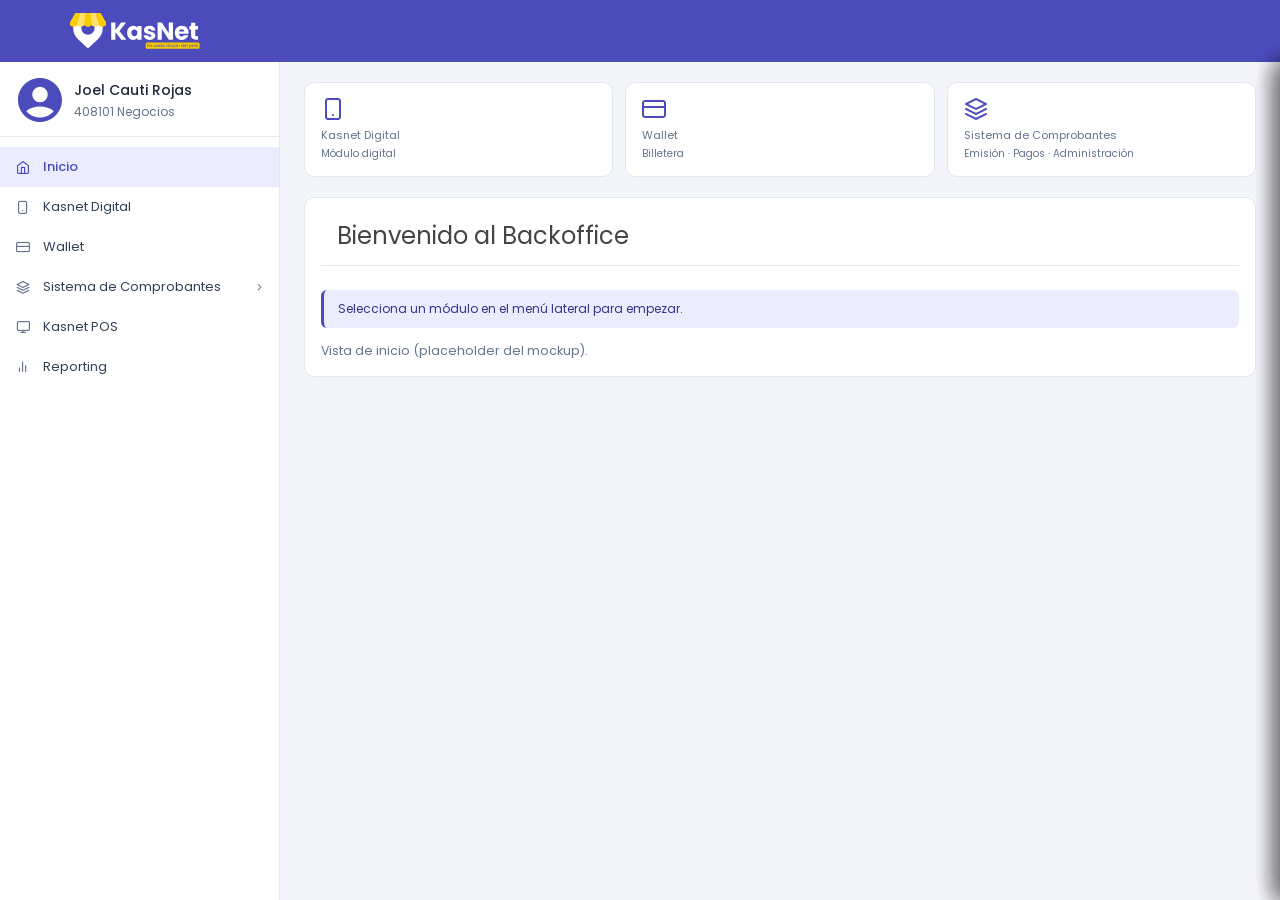
<file: index.html>
﻿<!DOCTYPE html>
<html lang="es">
<head>
<meta charset="UTF-8"/>
<meta name="viewport" content="width=device-width, initial-scale=1.0"/>
<title>SDCM — Sistema de Comprobantes Monaco</title>
<link rel="stylesheet" href="css/style.css">
  <link rel="stylesheet" href="css/main.css">
  <link rel="stylesheet" href="icons/Feather/style.css">
  <link rel="stylesheet" href="fonts/Poppins/style.css">
</head>
<body>

<!-- ===== TOP NAV ===== -->
<header class="topnav">
  <svg width="130" height="38" viewBox="0 0 170 47" fill="none" xmlns="http://www.w3.org/2000/svg">
    <path d="M66.9527 34.8822L59.3786 24.9116V34.8822H53.8903V12.3022H59.3786V22.2095L66.888 12.3022H73.3383L64.6093 23.3669L73.6594 34.8822H66.9514H66.9527Z" fill="white"/>
    <path d="M75.7295 21.0185C76.4248 19.6254 77.3712 18.5534 78.5702 17.8024C79.7678 17.0515 81.1052 16.676 82.5812 16.676C83.8436 16.676 84.9506 16.9337 85.9022 17.4477C86.8538 17.963 87.5866 18.6375 88.1006 19.4739V16.9324H93.5889V34.8811H88.1006V32.3396C87.5659 33.176 86.8214 33.8518 85.8698 34.3658C84.9169 34.8811 83.8099 35.1375 82.5488 35.1375C81.0936 35.1375 79.7678 34.7568 78.5689 33.9955C77.3699 33.2342 76.4235 32.1518 75.7282 30.7471C75.033 29.3423 74.6847 27.7187 74.6847 25.8737C74.6847 24.0288 75.0317 22.4104 75.7282 21.0172L75.7295 21.0185ZM86.9613 22.6589C86.2013 21.8653 85.2768 21.4691 84.1854 21.4691C83.0939 21.4691 82.1682 21.8601 81.4095 22.6434C80.6495 23.4267 80.2701 24.5039 80.2701 25.8763C80.2701 27.2487 80.6495 28.3376 81.4095 29.1416C82.1682 29.9456 83.0939 30.3483 84.1854 30.3483C85.2768 30.3483 86.2013 29.9521 86.9613 29.1585C87.72 28.3648 88.1006 27.2824 88.1006 25.91C88.1006 24.5376 87.72 23.4552 86.9613 22.6615V22.6589Z" fill="white"/>
    <path d="M100.2 34.336C98.9802 33.8 98.0169 33.0658 97.3113 32.1324C96.6057 31.2002 96.2095 30.154 96.124 28.9965H101.548C101.612 29.6193 101.901 30.1216 102.414 30.5088C102.928 30.8946 103.558 31.0875 104.308 31.0875C104.993 31.0875 105.522 30.9542 105.897 30.6849C106.271 30.4168 106.459 30.0686 106.459 29.64C106.459 29.1247 106.19 28.7454 105.656 28.4981C105.121 28.2521 104.254 27.9789 103.056 27.6772C101.772 27.3768 100.702 27.0609 99.8464 26.7282C98.9905 26.3954 98.2525 25.8711 97.6324 25.1525C97.0109 24.4339 96.7015 23.4642 96.7015 22.242C96.7015 21.2127 96.985 20.2753 97.5521 19.4272C98.1192 18.5805 98.953 17.9098 100.055 17.4165C101.157 16.9232 102.467 16.6772 103.986 16.6772C106.232 16.6772 108.002 17.2353 109.297 18.35C110.591 19.4648 111.334 20.9447 111.527 22.7883H106.457C106.372 22.1669 106.099 21.6736 105.639 21.3085C105.178 20.9447 104.575 20.7621 103.826 20.7621C103.184 20.7621 102.692 20.8864 102.35 21.1324C102.007 21.3797 101.836 21.7176 101.836 22.1462C101.836 22.6615 102.11 23.0473 102.655 23.3036C103.2 23.5613 104.05 23.8189 105.207 24.0753C106.532 24.4184 107.613 24.7563 108.447 25.0891C109.282 25.4218 110.014 25.9578 110.646 26.6971C111.276 27.4364 111.602 28.4294 111.624 29.6724C111.624 30.7237 111.331 31.6611 110.741 32.4871C110.152 33.3131 109.308 33.9618 108.206 34.4331C107.105 34.9044 105.825 35.1413 104.371 35.1413C102.81 35.1413 101.419 34.8733 100.2 34.3373V34.336Z" fill="white"/>
    <path d="M134.667 34.8822H129.178L120 20.9549V34.8822H114.512V12.3022H120L129.178 26.2943V12.3022H134.667V34.8822Z" fill="white"/>
    <path d="M154.949 27.2267H142.528C142.614 28.3415 142.973 29.1947 143.603 29.7838C144.234 30.3742 145.009 30.6681 145.93 30.6681C147.298 30.6681 148.251 30.0894 148.786 28.9306H154.626C154.326 30.1101 153.786 31.1717 153.005 32.1156C152.225 33.0594 151.246 33.7987 150.069 34.3348C148.892 34.8708 147.577 35.1388 146.121 35.1388C144.367 35.1388 142.804 34.7633 141.436 34.0124C140.066 33.2614 138.996 32.1894 138.226 30.7963C137.456 29.4032 137.071 27.7731 137.071 25.9074C137.071 24.0417 137.451 22.4116 138.211 21.0185C138.969 19.6254 140.035 18.5534 141.403 17.8024C142.772 17.0515 144.345 16.676 146.121 16.676C147.898 16.676 149.394 17.0411 150.742 17.7701C152.09 18.499 153.144 19.5387 153.904 20.8903C154.663 22.2407 155.043 23.8177 155.043 25.6187C155.043 26.134 155.011 26.67 154.947 27.2267H154.949ZM149.429 24.1712C149.429 23.2273 149.108 22.4777 148.466 21.9197C147.824 21.3629 147.022 21.0833 146.059 21.0833C145.096 21.0833 144.363 21.3513 143.733 21.8873C143.101 22.4233 142.711 23.1846 142.561 24.1712H149.429Z" fill="white"/>
    <path d="M167.434 30.2185V34.8821H164.641C162.651 34.8821 161.1 34.394 159.988 33.4191C158.875 32.4442 158.319 30.8517 158.319 28.6429V21.5025H156.137V16.9347H158.319V12.5598H163.807V16.9347H167.401V21.5025H163.807V28.7076C163.807 29.2436 163.935 29.6294 164.192 29.8651C164.448 30.1007 164.876 30.2185 165.475 30.2185H167.432H167.434Z" fill="white"/>
    <path d="M167.394 38.5142H100.976C99.8204 38.5142 98.8836 39.4509 98.8836 40.6064V44.5942C98.8836 45.7497 99.8204 46.6864 100.976 46.6864H167.394C168.549 46.6864 169.486 45.7497 169.486 44.5942V40.6064C169.486 39.4509 168.549 38.5142 167.394 38.5142Z" fill="#F9CB00"/>
    <path d="M101.896 41.1514V42.3101H103.26V42.8384H101.896V44.049H103.431V44.5772H101.249V40.6218H103.431V41.1501H101.896V41.1514Z" fill="#4B4BBC"/>
    <path d="M106.466 41.5503C106.662 41.6526 106.813 41.8041 106.923 42.0048C107.034 42.2054 107.088 42.4476 107.088 42.7324V44.5787H106.446V42.8282C106.446 42.5472 106.376 42.3323 106.236 42.1834C106.096 42.0332 105.905 41.9594 105.662 41.9594C105.42 41.9594 105.227 42.0345 105.086 42.1834C104.944 42.3336 104.873 42.5485 104.873 42.8282V44.5787H104.225V41.448H104.873V41.8054C104.979 41.6772 105.115 41.5762 105.279 41.5037C105.444 41.4312 105.62 41.3962 105.805 41.3962C106.051 41.3962 106.272 41.4467 106.466 41.5503Z" fill="#4B4BBC"/>
    <path d="M109.371 42.16C109.502 41.9153 109.683 41.7275 109.913 41.5942C110.144 41.4621 110.409 41.3948 110.708 41.3948C111.088 41.3948 111.401 41.4841 111.648 41.6641C111.897 41.844 112.064 42.1004 112.151 42.4344H111.451C111.395 42.2791 111.304 42.1574 111.178 42.0706C111.053 41.9839 110.896 41.9399 110.707 41.9399C110.442 41.9399 110.231 42.0331 110.074 42.2208C109.917 42.4085 109.838 42.6701 109.838 43.008C109.838 43.3459 109.917 43.6088 110.074 43.7978C110.232 43.9868 110.443 44.0813 110.707 44.0813C111.082 44.0813 111.33 43.9169 111.451 43.5867H112.151C112.06 43.9052 111.889 44.1577 111.639 44.3455C111.389 44.5332 111.079 44.6264 110.707 44.6264C110.408 44.6264 110.143 44.5591 109.912 44.4244C109.682 44.2898 109.5 44.1007 109.37 43.856C109.239 43.6113 109.174 43.3291 109.174 43.0067C109.174 42.6843 109.239 42.4008 109.37 42.1574L109.371 42.16Z" fill="#4B4BBC"/>
    <path d="M112.78 42.164C112.91 41.9219 113.088 41.7328 113.313 41.5982C113.538 41.4635 113.787 41.3962 114.06 41.3962C114.306 41.3962 114.521 41.4441 114.705 41.5412C114.889 41.6384 115.035 41.7588 115.145 41.9025V41.448H115.799V44.5787H115.145V44.1126C115.035 44.2602 114.886 44.3832 114.696 44.4816C114.507 44.58 114.291 44.6292 114.049 44.6292C113.779 44.6292 113.533 44.5605 113.309 44.422C113.085 44.2835 112.909 44.0906 112.778 43.842C112.648 43.5934 112.583 43.3124 112.583 42.9978C112.583 42.6832 112.648 42.4048 112.778 42.1627L112.78 42.164ZM115.013 42.4476C114.924 42.2883 114.807 42.1666 114.664 42.0837C114.52 42.0009 114.364 41.9581 114.197 41.9581C114.03 41.9581 113.875 41.9996 113.731 42.0799C113.588 42.1614 113.471 42.2805 113.382 42.4372C113.292 42.5952 113.248 42.7816 113.248 42.9965C113.248 43.2114 113.292 43.4018 113.382 43.5649C113.471 43.728 113.588 43.8523 113.734 43.9378C113.88 44.0232 114.034 44.066 114.197 44.066C114.361 44.066 114.52 44.0245 114.664 43.9404C114.807 43.8575 114.924 43.7345 115.013 43.574C115.102 43.4134 115.146 43.2244 115.146 43.0082C115.146 42.792 115.102 42.6042 115.013 42.445V42.4476Z" fill="#4B4BBC"/>
    <path d="M116.633 42.164C116.763 41.9219 116.941 41.7328 117.166 41.5982C117.391 41.4635 117.643 41.3962 117.918 41.3962C118.123 41.3962 118.325 41.4402 118.523 41.5296C118.722 41.6189 118.88 41.7367 118.998 41.8843V40.3721H119.652V44.5773H118.998V44.1061C118.892 44.2575 118.746 44.3831 118.558 44.4815C118.37 44.5799 118.155 44.6291 117.913 44.6291C117.64 44.6291 117.391 44.5605 117.166 44.422C116.941 44.2834 116.762 44.0905 116.633 43.8419C116.502 43.5933 116.437 43.3124 116.437 42.9978C116.437 42.6832 116.502 42.4048 116.633 42.1627V42.164ZM118.866 42.4475C118.777 42.2883 118.66 42.1666 118.516 42.0837C118.373 42.0008 118.217 41.9581 118.05 41.9581C117.883 41.9581 117.728 41.9995 117.584 42.0798C117.441 42.1614 117.324 42.2805 117.235 42.4372C117.145 42.5951 117.101 42.7816 117.101 42.9965C117.101 43.2114 117.145 43.4017 117.235 43.5649C117.324 43.728 117.441 43.8523 117.587 43.9377C117.733 44.0232 117.887 44.0659 118.05 44.0659C118.213 44.0659 118.373 44.0245 118.516 43.9403C118.66 43.8575 118.777 43.7345 118.866 43.5739C118.955 43.4134 118.999 43.2243 118.999 43.0081C118.999 42.7919 118.955 42.6042 118.866 42.4449V42.4475Z" fill="#4B4BBC"/>
    <path d="M120.486 42.164C120.617 41.9219 120.794 41.7329 121.019 41.5982C121.245 41.4636 121.493 41.3962 121.766 41.3962C122.012 41.3962 122.227 41.4441 122.411 41.5412C122.595 41.6384 122.741 41.7588 122.851 41.9025V41.448H123.505V44.5787H122.851V44.1126C122.741 44.2602 122.592 44.3832 122.402 44.4816C122.213 44.58 121.997 44.6292 121.755 44.6292C121.485 44.6292 121.239 44.5605 121.015 44.422C120.791 44.2835 120.615 44.0906 120.485 43.842C120.354 43.5934 120.289 43.3124 120.289 42.9978C120.289 42.6832 120.354 42.4048 120.485 42.1627L120.486 42.164ZM122.718 42.4476C122.629 42.2883 122.512 42.1666 122.368 42.0837C122.225 42.0009 122.069 41.9581 121.902 41.9581C121.735 41.9581 121.58 41.9996 121.436 42.0799C121.292 42.1614 121.176 42.2805 121.087 42.4372C120.997 42.5952 120.953 42.7816 120.953 42.9965C120.953 43.2114 120.997 43.4018 121.087 43.5649C121.176 43.728 121.292 43.8523 121.439 43.9378C121.585 44.0232 121.739 44.066 121.902 44.066C122.065 44.066 122.225 44.0245 122.368 43.9404C122.512 43.8575 122.629 43.7345 122.718 43.574C122.807 43.4134 122.851 43.2244 122.851 43.0082C122.851 42.792 122.807 42.6042 122.718 42.445V42.4476Z" fill="#4B4BBC"/>
    <path d="M126.861 41.5296C127.018 41.4403 127.206 41.3962 127.421 41.3962V42.0669H127.256C127.002 42.0669 126.811 42.1316 126.68 42.2598C126.549 42.3893 126.484 42.612 126.484 42.9305V44.5787H125.837V41.448H126.484V41.9025C126.579 41.7432 126.705 41.6189 126.863 41.5296H126.861Z" fill="#4B4BBC"/>
    <path d="M128.051 40.9131C127.971 40.8329 127.932 40.7345 127.932 40.6179C127.932 40.5014 127.972 40.4017 128.051 40.3227C128.13 40.2438 128.228 40.2036 128.346 40.2036C128.464 40.2036 128.556 40.2438 128.636 40.3227C128.715 40.4017 128.755 40.5014 128.755 40.6179C128.755 40.7345 128.715 40.8341 128.636 40.9131C128.556 40.9921 128.46 41.0322 128.346 41.0322C128.232 41.0322 128.13 40.9921 128.051 40.9131ZM128.665 41.4478V44.5785H128.017V41.4478H128.665Z" fill="#4B4BBC"/>
    <path d="M131.759 41.5503C131.954 41.6526 132.106 41.8041 132.216 42.0048C132.326 42.2054 132.38 42.4476 132.38 42.7324V44.5787H131.738V42.8282C131.738 42.5472 131.668 42.3323 131.529 42.1834C131.389 42.0332 131.197 41.9594 130.955 41.9594C130.713 41.9594 130.52 42.0345 130.379 42.1834C130.236 42.3336 130.165 42.5485 130.165 42.8282V44.5787H129.518V41.448H130.165V41.8054C130.271 41.6772 130.407 41.5762 130.572 41.5037C130.736 41.4312 130.912 41.3962 131.097 41.3962C131.343 41.3962 131.565 41.4467 131.759 41.5503Z" fill="#4B4BBC"/>
    <path d="M133.186 42.16C133.316 41.9153 133.498 41.7275 133.728 41.5942C133.959 41.4621 134.224 41.3948 134.523 41.3948C134.902 41.3948 135.216 41.4841 135.463 41.6641C135.712 41.844 135.879 42.1004 135.965 42.4344H135.266C135.209 42.2791 135.119 42.1574 134.993 42.0706C134.868 41.9839 134.711 41.9399 134.522 41.9399C134.256 41.9399 134.045 42.0331 133.889 42.2208C133.732 42.4085 133.653 42.6701 133.653 43.008C133.653 43.3459 133.732 43.6088 133.889 43.7978C134.047 43.9868 134.258 44.0813 134.522 44.0813C134.897 44.0813 135.145 43.9169 135.266 43.5867H135.965C135.875 43.9052 135.704 44.1577 135.454 44.3455C135.204 44.5332 134.893 44.6264 134.522 44.6264C134.223 44.6264 133.957 44.5591 133.727 44.4244C133.496 44.2898 133.315 44.1007 133.184 43.856C133.054 43.6113 132.989 43.3291 132.989 43.0067C132.989 42.6843 133.054 42.4008 133.184 42.1574L133.186 42.16Z" fill="#4B4BBC"/>
    <path d="M137.172 44.4285C136.934 44.2938 136.746 44.1048 136.609 43.8601C136.473 43.6154 136.405 43.3331 136.405 43.0108C136.405 42.6884 136.475 42.41 136.614 42.164C136.754 41.918 136.946 41.729 137.188 41.5956C137.43 41.4636 137.701 41.3962 138.001 41.3962C138.301 41.3962 138.571 41.4623 138.814 41.5956C139.056 41.7277 139.248 41.918 139.388 42.164C139.528 42.41 139.597 42.6923 139.597 43.0108C139.597 43.3293 139.525 43.6115 139.381 43.8575C139.238 44.1035 139.041 44.2938 138.793 44.4285C138.545 44.5631 138.272 44.6305 137.973 44.6305C137.673 44.6305 137.411 44.5631 137.171 44.4285H137.172ZM138.441 43.9481C138.588 43.8679 138.705 43.7488 138.796 43.5908C138.887 43.4315 138.932 43.2386 138.932 43.0108C138.932 42.7829 138.888 42.5913 138.801 42.4346C138.714 42.2767 138.598 42.1588 138.454 42.0799C138.31 42.0009 138.155 41.9607 137.988 41.9607C137.821 41.9607 137.667 42.0009 137.525 42.0799C137.382 42.1601 137.27 42.2779 137.187 42.4346C137.104 42.5913 137.061 42.7842 137.061 43.0108C137.061 43.3474 137.148 43.6089 137.32 43.7915C137.492 43.9753 137.71 44.0673 137.97 44.0673C138.137 44.0673 138.292 44.0271 138.439 43.9481H138.441Z" fill="#4B4BBC"/>
    <path d="M138.785 40.6062L137.529 41.2251V40.7487L138.785 40.0547V40.6062Z" fill="#4B4BBC"/>
    <path d="M142.482 41.5503C142.678 41.6526 142.829 41.8041 142.939 42.0048C143.049 42.2054 143.104 42.4476 143.104 42.7324V44.5787H142.461V42.8282C142.461 42.5472 142.392 42.3323 142.252 42.1834C142.112 42.0332 141.92 41.9594 141.678 41.9594C141.436 41.9594 141.243 42.0345 141.102 42.1834C140.96 42.3336 140.888 42.5485 140.888 42.8282V44.5787H140.241V41.448H140.888V41.8054C140.994 41.6772 141.13 41.5762 141.295 41.5037C141.459 41.4312 141.635 41.3962 141.821 41.3962C142.067 41.3962 142.288 41.4467 142.482 41.5503Z" fill="#4B4BBC"/>
    <path d="M145.386 42.164C145.517 41.9219 145.694 41.7328 145.92 41.5982C146.145 41.4635 146.396 41.3962 146.673 41.3962C146.878 41.3962 147.08 41.4402 147.278 41.5296C147.477 41.6189 147.635 41.7367 147.752 41.8843V40.3721H148.406V44.5773H147.752V44.1061C147.646 44.2575 147.499 44.3831 147.311 44.4815C147.124 44.5799 146.909 44.6291 146.667 44.6291C146.394 44.6291 146.145 44.5605 145.92 44.422C145.694 44.2834 145.516 44.0905 145.386 43.8419C145.255 43.5933 145.191 43.3124 145.191 42.9978C145.191 42.6832 145.255 42.4048 145.386 42.1627V42.164ZM147.618 42.4475C147.529 42.2883 147.412 42.1666 147.269 42.0837C147.125 42.0008 146.97 41.9581 146.803 41.9581C146.636 41.9581 146.48 41.9995 146.337 42.0798C146.193 42.1614 146.076 42.2805 145.987 42.4372C145.898 42.5951 145.854 42.7816 145.854 42.9965C145.854 43.2114 145.898 43.4017 145.987 43.5649C146.076 43.728 146.193 43.8523 146.339 43.9377C146.485 44.0232 146.64 44.0659 146.803 44.0659C146.966 44.0659 147.125 44.0245 147.269 43.9403C147.412 43.8562 147.529 43.7345 147.618 43.5739C147.708 43.4134 147.752 43.2243 147.752 43.0081C147.752 42.7919 147.708 42.6042 147.618 42.4449V42.4475Z" fill="#4B4BBC"/>
    <path d="M152.104 43.2541H149.712C149.731 43.504 149.823 43.7046 149.99 43.8561C150.157 44.0076 150.362 44.0827 150.604 44.0827C150.952 44.0827 151.198 43.9364 151.343 43.6451H152.042C151.948 43.9325 151.776 44.1681 151.528 44.352C151.28 44.5358 150.972 44.6278 150.605 44.6278C150.305 44.6278 150.037 44.5604 149.801 44.4258C149.564 44.2911 149.379 44.1021 149.244 43.8574C149.11 43.6127 149.042 43.3305 149.042 43.0081C149.042 42.6857 149.107 42.4021 149.238 42.1587C149.369 41.914 149.553 41.7263 149.79 41.5929C150.026 41.4609 150.298 41.3936 150.605 41.3936C150.912 41.3936 151.163 41.4583 151.395 41.5865C151.627 41.7159 151.805 41.8959 151.935 42.129C152.063 42.362 152.128 42.63 152.128 42.933C152.128 43.0508 152.12 43.157 152.104 43.2515V43.2541ZM151.452 42.7323C151.448 42.4941 151.363 42.3025 151.196 42.1587C151.029 42.015 150.823 41.9425 150.577 41.9425C150.353 41.9425 150.161 42.0137 150.003 42.1561C149.844 42.2986 149.749 42.4902 149.718 42.7323H151.452Z" fill="#4B4BBC"/>
    <path d="M153.411 40.3733V44.5786H152.763V40.3733H153.411Z" fill="#4B4BBC"/>
    <path d="M156.838 41.5438C157.027 41.4454 157.241 41.3962 157.48 41.3962C157.753 41.3962 158.002 41.4636 158.227 41.5982C158.453 41.7329 158.63 41.9206 158.758 42.164C158.886 42.4061 158.951 42.6845 158.951 42.9991C158.951 43.3137 158.886 43.5947 158.758 43.8433C158.63 44.0919 158.453 44.2848 158.227 44.4233C158.002 44.5618 157.753 44.6305 157.48 44.6305C157.242 44.6305 157.03 44.5826 156.845 44.4854C156.659 44.3883 156.508 44.2692 156.39 44.1242V46.0676H155.743V41.448H156.39V41.909C156.5 41.7652 156.649 41.6435 156.839 41.5451L156.838 41.5438ZM158.159 42.4385C158.069 42.2818 157.953 42.1614 157.807 42.0811C157.66 41.9996 157.505 41.9594 157.338 41.9594C157.171 41.9594 157.021 42.0009 156.874 42.085C156.728 42.1679 156.611 42.2896 156.522 42.4489C156.433 42.6081 156.389 42.7958 156.389 43.0121C156.389 43.2283 156.433 43.416 156.522 43.5778C156.611 43.7397 156.728 43.8614 156.874 43.9443C157.021 44.0271 157.175 44.0698 157.338 44.0698C157.501 44.0698 157.66 44.0271 157.807 43.9417C157.953 43.8562 158.069 43.7319 158.159 43.5688C158.248 43.4057 158.292 43.2166 158.292 43.0004C158.292 42.7842 158.248 42.5977 158.159 42.4411V42.4385Z" fill="#4B4BBC"/>
    <path d="M159.574 42.164C159.705 41.9219 159.883 41.7329 160.109 41.5982C160.334 41.4636 160.582 41.3962 160.856 41.3962C161.102 41.3962 161.316 41.4441 161.5 41.5412C161.684 41.6384 161.831 41.7588 161.941 41.9025V41.448H162.594V44.5787H161.941V44.1126C161.831 44.2602 161.682 44.3832 161.491 44.4816C161.302 44.58 161.086 44.6292 160.843 44.6292C160.573 44.6292 160.327 44.5605 160.105 44.422C159.881 44.2835 159.703 44.0906 159.573 43.842C159.442 43.5934 159.377 43.3124 159.377 42.9978C159.377 42.6832 159.442 42.4048 159.573 42.1627L159.574 42.164ZM161.807 42.4476C161.718 42.2883 161.601 42.1666 161.458 42.0837C161.314 42.0009 161.159 41.9581 160.992 41.9581C160.825 41.9581 160.669 41.9996 160.525 42.0799C160.382 42.1614 160.265 42.2805 160.176 42.4372C160.087 42.5952 160.043 42.7816 160.043 42.9965C160.043 43.2114 160.087 43.4018 160.176 43.5649C160.265 43.728 160.383 43.8523 160.528 43.9378C160.673 44.0232 160.828 44.066 160.992 44.066C161.155 44.066 161.314 44.0245 161.458 43.9404C161.601 43.8575 161.718 43.7345 161.807 43.574C161.895 43.4134 161.941 43.2244 161.941 43.0082C161.941 42.792 161.897 42.6042 161.807 42.445V42.4476Z" fill="#4B4BBC"/>
    <path d="M164.355 40.6062L163.099 41.2251V40.7474L164.355 40.0547V40.6062ZM164.095 41.4478V44.5784H163.447V41.4478H164.095Z" fill="#4B4BBC"/>
    <path d="M165.422 44.4957C165.227 44.4064 165.073 44.286 164.959 44.1319C164.845 43.9778 164.784 43.8069 164.777 43.6179H165.448C165.46 43.75 165.523 43.8613 165.638 43.9507C165.754 44.04 165.899 44.084 166.072 44.084C166.246 44.084 166.396 44.0491 166.496 43.9791C166.595 43.9092 166.646 43.8186 166.646 43.7098C166.646 43.592 166.59 43.5053 166.479 43.4483C166.367 43.3913 166.19 43.3292 165.948 43.2606C165.713 43.1958 165.522 43.1337 165.374 43.0728C165.227 43.012 165.098 42.9188 164.991 42.7945C164.884 42.6689 164.829 42.5044 164.829 42.2999C164.829 42.1329 164.878 41.9814 164.977 41.8428C165.075 41.7043 165.216 41.5956 165.4 41.5166C165.584 41.4363 165.795 41.3975 166.033 41.3975C166.389 41.3975 166.677 41.4868 166.894 41.6668C167.112 41.8467 167.228 42.0914 167.244 42.4022H166.596C166.585 42.2623 166.528 42.1497 166.426 42.0668C166.323 41.984 166.185 41.9412 166.011 41.9412C165.838 41.9412 165.71 41.9736 165.619 42.0384C165.528 42.1031 165.483 42.1885 165.483 42.2934C165.483 42.3763 165.513 42.4475 165.574 42.5032C165.635 42.5601 165.708 42.6041 165.795 42.6365C165.882 42.6689 166.011 42.709 166.182 42.7582C166.409 42.8191 166.596 42.8799 166.742 42.9434C166.887 43.0055 167.013 43.0974 167.12 43.2191C167.226 43.3408 167.28 43.5014 167.285 43.7021C167.285 43.8807 167.236 44.0387 167.138 44.1798C167.039 44.3196 166.899 44.4297 166.719 44.51C166.54 44.5902 166.328 44.6291 166.086 44.6291C165.844 44.6291 165.62 44.5851 165.425 44.4957H165.422Z" fill="#4B4BBC"/>
    <path d="M42.8103 19.9505C42.8103 9.19265 34.01 0.490811 23.2146 0.651356C12.8918 0.804134 4.4269 9.21595 4.21068 19.5375C4.10192 24.7384 6.05307 29.481 9.30024 33.013H9.26398L9.63168 33.3612C10.0279 33.7717 10.4422 34.1627 10.8733 34.5368L22.0248 45.0927C22.856 45.8799 24.1585 45.8799 24.9897 45.0927L36.1398 34.5368C36.571 34.1627 36.9853 33.7717 37.3828 33.3612L37.7505 33.013H37.7142C40.8759 29.5755 42.809 24.9896 42.809 19.9505H42.8103ZM23.5085 28.4853C18.6766 28.4853 14.7601 24.5688 14.7601 19.7369C14.7601 14.905 18.6766 10.9884 23.5085 10.9884C28.3404 10.9884 32.257 14.905 32.257 19.7369C32.257 24.5688 28.3404 28.4853 23.5085 28.4853Z" fill="white"/>
    <path d="M38.9039 0H8.11668C7.46025 0 6.85562 0.354754 6.53453 0.928316L0.288784 12.0966C0.0997541 12.4345 6.10352e-05 12.8152 6.10352e-05 13.2023V15.134C6.10352e-05 16.5271 2.10528 17.6561 4.70249 17.6561C7.29971 17.6561 9.40493 16.5271 9.40493 15.134C9.40493 16.5271 11.5101 17.6561 14.1074 17.6561C16.7046 17.6561 18.8098 16.5271 18.8098 15.134C18.8098 16.5271 20.915 17.6561 23.5122 17.6561C26.1094 17.6561 28.2147 16.5271 28.2147 15.134C28.2147 16.5271 30.3199 17.6561 32.9171 17.6561C35.5143 17.6561 37.6195 16.5271 37.6195 15.134C37.6195 16.5271 39.7247 17.6561 42.322 17.6561C44.9192 17.6561 47.0244 16.5271 47.0244 15.134V13.2023C47.0244 12.8152 46.9247 12.4345 46.7357 12.0966L40.4899 0.928316C40.1701 0.356049 39.5642 0 38.9078 0H38.9039Z" fill="#FCE170"/>
    <path d="M6.53453 0.928316L0.288784 12.0966C0.0997541 12.4345 6.10352e-05 12.8152 6.10352e-05 13.2023V15.134C6.10352e-05 16.5271 2.10528 17.6561 4.70249 17.6561C7.29971 17.6561 9.40493 16.5271 9.40493 15.134V12.6922C9.40493 12.6391 9.41399 12.586 9.43341 12.5355L14.1074 0H8.11797C7.46155 0 6.85691 0.354754 6.53582 0.928316H6.53453Z" fill="#F9CB00"/>
    <path d="M9.40344 12.6118V15.1339C9.40344 16.5271 11.5087 17.6561 14.1059 17.6561C16.7031 17.6561 18.8083 16.5271 18.8083 15.1339V12.6118H9.40474H9.40344Z" fill="#FCE170"/>
    <path d="M28.2118 12.6118V15.1339C28.2118 16.5271 30.317 17.6561 32.9142 17.6561C35.5114 17.6561 37.6167 16.5271 37.6167 15.1339V12.6118H28.2131H28.2118Z" fill="#FCE170"/>
    <path d="M27.0364 0H19.984L18.8084 12.6119V15.134C18.8084 16.5271 20.9136 17.6561 23.5108 17.6561C26.1081 17.6561 28.2133 16.5271 28.2133 15.134V12.6119L27.0377 0H27.0364Z" fill="#F9CB00"/>
    <path d="M38.9037 0H32.9143L37.6167 12.6119V15.134C37.6167 16.5271 39.722 17.6561 42.3192 17.6561C44.9164 17.6561 47.0216 16.5271 47.0216 15.134V13.2023C47.0216 12.8152 46.9219 12.4345 46.7329 12.0966L40.4871 0.928316C40.1673 0.356049 39.5614 0 38.905 0H38.9037Z" fill="#F9CB00"/>
    <path d="M0.453153 12.6118C0.203271 12.6118 0 12.8151 0 13.065V15.1339C0 16.5271 2.10522 17.6561 4.70243 17.6561C7.29965 17.6561 9.40487 16.5271 9.40487 15.1339V12.6118H0.454448H0.453153Z" fill="#F9CB00"/>
    <path d="M18.8084 12.6118V15.1339C18.8084 16.5271 20.9136 17.6561 23.5108 17.6561C26.1081 17.6561 28.2133 16.5271 28.2133 15.1339V12.6118H18.8097H18.8084Z" fill="#F9CB00"/>
    <path d="M37.6158 12.6118V15.1339C37.6158 16.5271 39.7211 17.6561 42.3183 17.6561C44.9155 17.6561 47.0207 16.5271 47.0207 15.1339V13.065C47.0207 12.8151 46.8174 12.6118 46.5676 12.6118H37.6171H37.6158Z" fill="#F9CB00"/>
  </svg>
</header>

<!-- ===== SIDEBAR ===== -->
<aside class="sb">
  <div class="sb-profile">
    <div class="sb-avatar">
      <svg width="44" height="44" viewBox="0 0 40 40" fill="none" xmlns="http://www.w3.org/2000/svg">
        <path d="M20 0C8.954 0 0 8.954 0 20C0 31.046 8.954 40 20 40C31.046 40 40 31.046 40 20C40 8.954 31.046 0 20 0ZM13 15C13 14.0807 13.1811 13.1705 13.5328 12.3212C13.8846 11.4719 14.4002 10.7003 15.0503 10.0503C15.7003 9.40024 16.4719 8.88463 17.3212 8.53284C18.1705 8.18106 19.0807 8 20 8C20.9193 8 21.8295 8.18106 22.6788 8.53284C23.5281 8.88463 24.2997 9.40024 24.9497 10.0503C25.5998 10.7003 26.1154 11.4719 26.4672 12.3212C26.8189 13.1705 27 14.0807 27 15C27 16.8565 26.2625 18.637 24.9497 19.9497C23.637 21.2625 21.8565 22 20 22C18.1435 22 16.363 21.2625 15.0503 19.9497C13.7375 18.637 13 16.8565 13 15ZM32.516 29.968C31.0184 31.8507 29.115 33.371 26.9479 34.4154C24.7807 35.4599 22.4057 36.0015 20 36C17.5943 36.0015 15.2193 35.4599 13.0521 34.4154C10.885 33.371 8.98162 31.8507 7.484 29.968C10.726 27.642 15.15 26 20 26C24.85 26 29.274 27.642 32.516 29.968Z" fill-rule="evenodd" clip-rule="evenodd" fill="#4B4BBB"/>
      </svg>
    </div>
    <div class="sb-profile-info">
      <span class="sb-profile-name">Joel Cauti Rojas</span>
      <span class="sb-profile-sub">408101 Negocios</span>
    </div>
  </div>
  <nav class="sb-nav">
    <a data-view="inicio" class="active"><i class="icon-home ic"></i> Inicio</a>
    <a data-view="kasnet-digital"><i class="icon-smartphone ic"></i> Kasnet Digital</a>
    <a data-view="wallet"><i class="icon-credit-card ic"></i> Wallet</a>

    <div class="grp" id="grp-sdcm">
      <div class="grp-head" data-view="sistema-comprobantes"><i class="icon-layers ic"></i> Sistema de Comprobantes <i class="icon-chevron-right caret"></i></div>
      <div class="grp-body">
        <div class="grp-body-inner">
        <div class="subgrp">
          <div class="subgrp-head">Módulo de emisión <i class="icon-chevron-right caret"></i></div>
          <div class="subgrp-body"><div class="subgrp-body-inner">
            <a data-view="lotes"><i class="icon-inbox ic"></i> Gestión de lotes</a>
            <a data-view="comprobantes"><i class="icon-file-text ic"></i> Gestión de comprobantes</a>
            <a data-view="anulaciones"><i class="icon-x-circle ic"></i> Anulaciones</a>
            <a data-view="bandeja"><i class="icon-tool ic"></i> Bandeja de Revisión</a>
          </div></div>
        </div>

        <div class="subgrp">
          <div class="subgrp-head">Módulo de Pagos <i class="icon-chevron-right caret"></i></div>
          <div class="subgrp-body"><div class="subgrp-body-inner">
            <a data-view="prep-pagos"><i class="icon-link-2 ic"></i> Preparación de Pagos</a>
            <a data-view="disp-pagos"><i class="icon-dollar-sign ic"></i> Dispersión de Pagos</a>
            <a data-view="band-pagos"><i class="icon-alert-circle ic"></i> Bandeja de Revisión</a>
          </div></div>
        </div>

        <div class="subgrp">
          <div class="subgrp-head">Módulo de administración <i class="icon-chevron-right caret"></i></div>
          <div class="subgrp-body"><div class="subgrp-body-inner">
            <a data-view="mantenimiento"><i class="icon-settings ic"></i> Mantenimiento</a>
            <a data-view="auditoria"><i class="icon-edit-3 ic"></i> Auditoría</a>
          </div></div>
        </div>
        </div>
      </div>
    </div>
    <a data-view="kasnet-pos"><i class="icon-monitor ic"></i> Kasnet POS</a>
    <a data-view="reporting"><i class="icon-bar-chart-2 ic"></i> Reporting</a>
  </nav>
</aside>

<!-- ===== MAIN ===== -->
<div class="main">
  <div class="content" id="view-container">

<section class="view active" id="inicio">
  <div class="cards cards-3col">
    <div class="card"><div class="n"><i class="icon-smartphone"></i></div><div class="lbl">Kasnet Digital</div><div class="sub">Módulo digital</div></div>
    <div class="card"><div class="n"><i class="icon-credit-card"></i></div><div class="lbl">Wallet</div><div class="sub">Billetera</div></div>
    <div class="card"><div class="n"><i class="icon-layers"></i></div><div class="lbl">Sistema de Comprobantes</div><div class="sub">Emisión · Pagos · Administración</div></div>
  </div>
  <div class="panel">
    <div class="ph">Bienvenido al Backoffice</div>
    <div class="pb">
      <div class="info">Selecciona un módulo en el menú lateral para empezar.</div>
      <p class="text-hint">Vista de inicio (placeholder del mockup).</p>
    </div>
  </div>
</section>

<section class="view" id="sistema-comprobantes">
  <div class="cards cards-4col">
    <div class="card"><div class="n">3</div><div class="lbl">Submódulos</div><div class="sub">Emisión · Pagos · Administración</div></div>
    <div class="card amber"><div class="n">47</div><div class="lbl">Pendientes de revisión</div><div class="sub">Bandeja de comprobantes</div></div>
    <div class="card ok"><div class="n">S/ 312,940</div><div class="lbl">Pagado (período 2026-08)</div><div class="sub">Dispersión de pagos</div></div>
    <div class="card"><div class="n">1,503</div><div class="lbl">Agentes</div><div class="sub">Habilitados en autofacturación</div></div>
  </div>
  <div class="panel">
    <div class="ph">Sistema de Comprobantes</div>
    <div class="pb">
      <div class="info">El <b>Sistema de Comprobantes</b> concentra la emisión, el módulo de pagos y la administración de tablas.</div>
      <p class="text-hint">Selecciona una pantalla del grupo en el menú lateral: Lotes, Comprobantes, Bandeja de Revisión, Anulaciones, Preparación/Dispersión de Pagos, Mantenimiento o Auditoría.</p>
    </div>
  </div>
</section>

<section class="view" id="kasnet-digital">
  <div class="panel">
    <div class="ph">Kasnet Digital</div>
    <div class="pb"><div class="info">Módulo <b>Kasnet Digital</b> — placeholder del mockup. Aún sin pantallas definidas.</div></div>
  </div>
</section>

<section class="view" id="wallet">
  <div class="panel">
    <div class="ph">Wallet</div>
    <div class="pb"><div class="info">Módulo <b>Wallet</b> — placeholder del mockup. Aún sin pantallas definidas.</div></div>
  </div>
</section>

<section class="view" id="kasnet-pos">
  <div class="panel">
    <div class="ph">Kasnet POS</div>
    <div class="pb"><div class="info">Módulo <b>Kasnet POS</b> — placeholder del mockup. Aún sin pantallas definidas.</div></div>
  </div>
</section>

<section class="view" id="reporting">
  <div class="panel">
    <div class="ph">Reporting</div>
    <div class="pb"><div class="info">Módulo <b>Reporting</b> — placeholder del mockup. Aún sin pantallas definidas.</div></div>
  </div>
</section>

<section class="view" id="lotes">

  <!-- Page Header -->
  <div class="pg-header">
    <div>
      <h2 class="pg-title">Gestión de lotes</h2>
      <p class="pg-sub">Consulta el estado de tus lotes, revisa sus resultados y carga nuevas planillas de comprobantes.</p>
    </div>
    <button class="btn" onclick="openNuevoLote()">
      <i class="icon-plus ic"></i> Nuevo lote
    </button>
  </div>

  <!-- KPI Cards -->
  <div class="kpi-row">
    <div class="kpi-card kpi-blue">
      <div class="kpi-icon"><i class="icon-file-text"></i></div>
      <div class="kpi-body">
        <div class="kpi-lbl">Total</div>
        <div class="kpi-n" id="kpi-total">—</div>
        <div class="kpi-sub">Lotes</div>
      </div>
    </div>
    <div class="kpi-card kpi-amber">
      <div class="kpi-icon"><i class="icon-clock"></i></div>
      <div class="kpi-body">
        <div class="kpi-lbl">En curso</div>
        <div class="kpi-n" id="kpi-encurso">—</div>
        <div class="kpi-sub">Clasificado, emisión y pagado</div>
      </div>
    </div>
    <div class="kpi-card kpi-red">
      <div class="kpi-icon"><i class="icon-alert-circle"></i></div>
      <div class="kpi-body">
        <div class="kpi-lbl">Errores</div>
        <div class="kpi-n" id="kpi-errores">—</div>
        <div class="kpi-sub">Proceso con errores</div>
      </div>
    </div>
    <div class="kpi-card kpi-green">
      <div class="kpi-icon"><i class="icon-check-circle"></i></div>
      <div class="kpi-body">
        <div class="kpi-lbl">Completados</div>
        <div class="kpi-n" id="kpi-finalizados">—</div>
        <div class="kpi-sub">Proceso completado</div>
      </div>
    </div>
  </div>

  <!-- Listado de lotes -->
  <div class="panel">
    <div class="ph ph-bare">Listado de lotes</div>

    <div class="lotes-search-panel">
      <div class="pb">
        <div class="lotes-filters">
          <div class="float-fld lotes-search-fld">
            <span class="float-label">Buscar por</span>
            <input type="text" placeholder="Nombre archivo o ID lote">
          </div>
          <div class="float-fld filter-periodo">
            <span class="float-label">Período</span>
            <div class="mp-trigger" id="mp-trigger">
              <span class="mp-display" id="mp-display">Todos</span>
              <i class="icon-calendar mp-cal-icon"></i>
            </div>
            <input type="hidden" id="mp-value">
            <div class="mp-dropdown" id="mp-dropdown">
              <div class="mp-header">
                <button class="mp-nav" id="mp-prev">‹</button>
                <span class="mp-year" id="mp-year">2026</span>
                <button class="mp-nav" id="mp-next">›</button>
              </div>
              <div class="mp-grid" id="mp-grid"></div>
              <div class="mp-footer">
                <button class="mp-clear-btn" id="mp-clear">Todos los meses</button>
              </div>
            </div>
          </div>
          <div class="float-fld float-fld-select">
            <span class="float-label">Estado</span>
            <select>
              <option value="">Todos los estados</option>
              <option value="l01">L-01 · Creado</option>
              <option value="l02">L-02 · En Clasificación</option>
              <option value="l03">L-03 · Clasificado</option>
              <option value="l04">L-04 · En Emisión</option>
              <option value="l05">L-05 · Emitido</option>
              <option value="l06">L-06 · En Pago</option>
              <option value="l07">L-07 · Pagado</option>
              <option value="l08">L-08 · Completado</option>
              <option value="l09">L-09 · Error</option>
              <option value="l10">L-10 · Cancelado</option>
            </select>
          </div>
          <button class="btn lotes-buscar-btn">Buscar</button>
          <button class="btn ghost lotes-buscar-btn" onclick="lotesClearFilters()">Limpiar</button>
        </div>
      </div>
    </div>

    <div class="scroll-x">
      <table>
        <thead>
          <tr>
            <th>ID lote</th>
            <th>Nombre archivo</th>
            <th>Período</th>
            <th>Registros</th>
            <th>Completados</th>
            <th>Estado</th>
            <th>Progreso</th>
            <th>Cargado por</th>
            <th>Fecha de carga</th>
            <th>Acciones</th>
          </tr>
        </thead>
        <tbody>
          <tr>
            <td class="mono">LOT-000070</td>
            <td>Carga_2026-08.xlsx</td>
            <td>2026-08</td>
            <td>1,113</td>
            <td>1,113</td>
            <td><span class="badge b-l01">Creado</span></td>
            <td><div class="tbl-prog-wrap"><div class="tbl-prog"><div class="tbl-prog-fill tp-s1"></div></div><span class="tp-label">1/8</span></div></td>
            <td>Carlos Quispe</td>
            <td class="mono-sm">2026-08-05 08:50</td>
            <td><div class="act-btns"><button class="btn sm ghost" onclick="openDrawer(this)">Gestionar</button></div></td>
          </tr>
          <tr>
            <td class="mono">LOT-000069</td>
            <td>Carga_2026-08.xlsx</td>
            <td>2026-08</td>
            <td>1,496</td>
            <td>1,496</td>
            <td><span class="badge b-l02">En Clasificación</span></td>
            <td><div class="tbl-prog-wrap"><div class="tbl-prog"><div class="tbl-prog-fill tp-s2"></div></div><span class="tp-label">2/8</span></div></td>
            <td>María Torres</td>
            <td class="mono-sm">2026-08-12 17:39</td>
            <td><div class="act-btns"><button class="btn sm ghost" onclick="openDrawer(this)">Gestionar</button></div></td>
          </tr>
          <tr>
            <td class="mono">LOT-000068</td>
            <td>Carga_2026-08.xlsx</td>
            <td>2026-08</td>
            <td>1,479</td>
            <td>1,479</td>
            <td><span class="badge b-l03">Clasificado</span></td>
            <td><div class="tbl-prog-wrap"><div class="tbl-prog"><div class="tbl-prog-fill tp-s3"></div></div><span class="tp-label">3/8</span></div></td>
            <td>Joel Cauti</td>
            <td class="mono-sm">2026-08-20 16:28</td>
            <td><div class="act-btns"><button class="btn sm ghost" onclick="openDrawer(this)">Gestionar</button></div></td>
          </tr>
          <tr>
            <td class="mono">LOT-000067</td>
            <td>Carga_2026-08.xlsx</td>
            <td>2026-08</td>
            <td>1,462</td>
            <td>1,462</td>
            <td><span class="badge b-l04">En Emisión</span></td>
            <td><div class="tbl-prog-wrap"><div class="tbl-prog"><div class="tbl-prog-fill tp-s4"></div></div><span class="tp-label">4/8</span></div></td>
            <td>Ana Flores</td>
            <td class="mono-sm">2026-08-27 15:17</td>
            <td><div class="act-btns"><button class="btn sm ghost" onclick="openDrawer(this)">Gestionar</button></div></td>
          </tr>
          <tr>
            <td class="mono">LOT-000066</td>
            <td>Carga_2026-07.xlsx</td>
            <td>2026-07</td>
            <td>1,445</td>
            <td>1,445</td>
            <td><span class="badge b-l05">Emitido</span></td>
            <td><div class="tbl-prog-wrap"><div class="tbl-prog"><div class="tbl-prog-fill tp-s5"></div></div><span class="tp-label">5/8</span></div></td>
            <td>Carlos Quispe</td>
            <td class="mono-sm">2026-07-07 14:06</td>
            <td><div class="act-btns"><button class="btn sm ghost" onclick="openDrawer(this)">Gestionar</button></div></td>
          </tr>
          <tr>
            <td class="mono">LOT-000065</td>
            <td>Carga_2026-07.xlsx</td>
            <td>2026-07</td>
            <td>1,428</td>
            <td>1,428</td>
            <td><span class="badge b-l06">En Pago</span></td>
            <td><div class="tbl-prog-wrap"><div class="tbl-prog"><div class="tbl-prog-fill tp-s6"></div></div><span class="tp-label">6/8</span></div></td>
            <td>María Torres</td>
            <td class="mono-sm">2026-07-15 13:55</td>
            <td><div class="act-btns"><button class="btn sm ghost" onclick="openDrawer(this)">Gestionar</button></div></td>
          </tr>
          <tr>
            <td class="mono">LOT-000064</td>
            <td>Carga_2026-07.xlsx</td>
            <td>2026-07</td>
            <td>1,411</td>
            <td>1,411</td>
            <td><span class="badge b-l07">Pagado</span></td>
            <td><div class="tbl-prog-wrap"><div class="tbl-prog"><div class="tbl-prog-fill tp-s7"></div></div><span class="tp-label">7/8</span></div></td>
            <td>Joel Cauti</td>
            <td class="mono-sm">2026-07-25 12:44</td>
            <td><div class="act-btns"><button class="btn sm ghost" onclick="openDrawer(this)">Gestionar</button></div></td>
          </tr>
          <tr>
            <td class="mono">LOT-000063</td>
            <td>Carga_2026-06.xlsx</td>
            <td>2026-06</td>
            <td>1,394</td>
            <td>1,394</td>
            <td><span class="badge b-l08">Completado</span></td>
            <td><div class="tbl-prog-wrap"><div class="tbl-prog"><div class="tbl-prog-fill tp-s8"></div></div><span class="tp-label">8/8</span></div></td>
            <td>Ana Flores</td>
            <td class="mono-sm">2026-06-07 11:33</td>
            <td><div class="act-btns"><button class="btn sm ghost" onclick="openDrawer(this)">Ver detalle</button></div></td>
          </tr>
          <tr>
            <td class="mono">LOT-000062</td>
            <td>Carga_2026-06.xlsx</td>
            <td>2026-06</td>
            <td>1,377</td>
            <td>895</td>
            <td><span class="badge b-l09">Error</span></td>
            <td><div class="tbl-prog-wrap"><div class="tbl-prog"><div class="tbl-prog-fill tp-error"></div></div><span class="tp-label">2/8</span></div></td>
            <td>Carlos Quispe</td>
            <td class="mono-sm">2026-06-15 10:22</td>
            <td><div class="act-btns"><button class="btn sm ghost" onclick="openDrawer(this)">Revisar</button></div></td>
          </tr>
          <tr>
            <td class="mono">LOT-000061</td>
            <td>Carga_2026-06.xlsx</td>
            <td>2026-06</td>
            <td>1,360</td>
            <td>408</td>
            <td><span class="badge b-l10">Cancelado</span></td>
            <td><div class="tbl-prog-wrap"><div class="tbl-prog"><div class="tbl-prog-fill tp-0"></div></div><span class="tp-label">&#x2014;</span></div></td>
            <td>María Torres</td>
            <td class="mono-sm">2026-06-25 09:11</td>
            <td></td>
          </tr>
          <tr>
            <td class="mono">LOT-000060</td>
            <td>Carga_2026-05.xlsx</td>
            <td>2026-05</td>
            <td>1,343</td>
            <td>1,343</td>
            <td><span class="badge b-l01">Creado</span></td>
            <td><div class="tbl-prog-wrap"><div class="tbl-prog"><div class="tbl-prog-fill tp-s1"></div></div><span class="tp-label">1/8</span></div></td>
            <td>Joel Cauti</td>
            <td class="mono-sm">2026-05-07 08:00</td>
            <td><div class="act-btns"><button class="btn sm ghost" onclick="openDrawer(this)">Gestionar</button></div></td>
          </tr>
          <tr>
            <td class="mono">LOT-000059</td>
            <td>Carga_2026-05.xlsx</td>
            <td>2026-05</td>
            <td>1,326</td>
            <td>1,326</td>
            <td><span class="badge b-l02">En Clasificación</span></td>
            <td><div class="tbl-prog-wrap"><div class="tbl-prog"><div class="tbl-prog-fill tp-s2"></div></div><span class="tp-label">2/8</span></div></td>
            <td>Ana Flores</td>
            <td class="mono-sm">2026-05-15 17:49</td>
            <td><div class="act-btns"><button class="btn sm ghost" onclick="openDrawer(this)">Gestionar</button></div></td>
          </tr>
          <tr>
            <td class="mono">LOT-000058</td>
            <td>Carga_2026-05.xlsx</td>
            <td>2026-05</td>
            <td>1,309</td>
            <td>1,309</td>
            <td><span class="badge b-l03">Clasificado</span></td>
            <td><div class="tbl-prog-wrap"><div class="tbl-prog"><div class="tbl-prog-fill tp-s3"></div></div><span class="tp-label">3/8</span></div></td>
            <td>Carlos Quispe</td>
            <td class="mono-sm">2026-05-25 16:38</td>
            <td><div class="act-btns"><button class="btn sm ghost" onclick="openDrawer(this)">Gestionar</button></div></td>
          </tr>
          <tr>
            <td class="mono">LOT-000057</td>
            <td>Carga_2026-04.xlsx</td>
            <td>2026-04</td>
            <td>1,292</td>
            <td>1,292</td>
            <td><span class="badge b-l04">En Emisión</span></td>
            <td><div class="tbl-prog-wrap"><div class="tbl-prog"><div class="tbl-prog-fill tp-s4"></div></div><span class="tp-label">4/8</span></div></td>
            <td>María Torres</td>
            <td class="mono-sm">2026-04-05 15:27</td>
            <td><div class="act-btns"><button class="btn sm ghost" onclick="openDrawer(this)">Gestionar</button></div></td>
          </tr>
          <tr>
            <td class="mono">LOT-000056</td>
            <td>Carga_2026-04.xlsx</td>
            <td>2026-04</td>
            <td>1,275</td>
            <td>1,275</td>
            <td><span class="badge b-l05">Emitido</span></td>
            <td><div class="tbl-prog-wrap"><div class="tbl-prog"><div class="tbl-prog-fill tp-s5"></div></div><span class="tp-label">5/8</span></div></td>
            <td>Joel Cauti</td>
            <td class="mono-sm">2026-04-12 14:16</td>
            <td><div class="act-btns"><button class="btn sm ghost" onclick="openDrawer(this)">Gestionar</button></div></td>
          </tr>
          <tr>
            <td class="mono">LOT-000055</td>
            <td>Carga_2026-04.xlsx</td>
            <td>2026-04</td>
            <td>1,258</td>
            <td>1,258</td>
            <td><span class="badge b-l06">En Pago</span></td>
            <td><div class="tbl-prog-wrap"><div class="tbl-prog"><div class="tbl-prog-fill tp-s6"></div></div><span class="tp-label">6/8</span></div></td>
            <td>Ana Flores</td>
            <td class="mono-sm">2026-04-20 13:05</td>
            <td><div class="act-btns"><button class="btn sm ghost" onclick="openDrawer(this)">Gestionar</button></div></td>
          </tr>
          <tr>
            <td class="mono">LOT-000054</td>
            <td>Carga_2026-04.xlsx</td>
            <td>2026-04</td>
            <td>1,241</td>
            <td>1,241</td>
            <td><span class="badge b-l07">Pagado</span></td>
            <td><div class="tbl-prog-wrap"><div class="tbl-prog"><div class="tbl-prog-fill tp-s7"></div></div><span class="tp-label">7/8</span></div></td>
            <td>Carlos Quispe</td>
            <td class="mono-sm">2026-04-27 12:54</td>
            <td><div class="act-btns"><button class="btn sm ghost" onclick="openDrawer(this)">Gestionar</button></div></td>
          </tr>
          <tr>
            <td class="mono">LOT-000053</td>
            <td>Carga_2026-03.xlsx</td>
            <td>2026-03</td>
            <td>1,224</td>
            <td>1,224</td>
            <td><span class="badge b-l08">Completado</span></td>
            <td><div class="tbl-prog-wrap"><div class="tbl-prog"><div class="tbl-prog-fill tp-s8"></div></div><span class="tp-label">8/8</span></div></td>
            <td>María Torres</td>
            <td class="mono-sm">2026-03-07 11:43</td>
            <td><div class="act-btns"><button class="btn sm ghost" onclick="openDrawer(this)">Ver detalle</button></div></td>
          </tr>
          <tr>
            <td class="mono">LOT-000052</td>
            <td>Carga_2026-03.xlsx</td>
            <td>2026-03</td>
            <td>1,207</td>
            <td>785</td>
            <td><span class="badge b-l09">Error</span></td>
            <td><div class="tbl-prog-wrap"><div class="tbl-prog"><div class="tbl-prog-fill tp-error"></div></div><span class="tp-label">2/8</span></div></td>
            <td>Joel Cauti</td>
            <td class="mono-sm">2026-03-15 10:32</td>
            <td><div class="act-btns"><button class="btn sm ghost" onclick="openDrawer(this)">Revisar</button></div></td>
          </tr>
          <tr>
            <td class="mono">LOT-000051</td>
            <td>Carga_2026-03.xlsx</td>
            <td>2026-03</td>
            <td>1,190</td>
            <td>357</td>
            <td><span class="badge b-l10">Cancelado</span></td>
            <td><div class="tbl-prog-wrap"><div class="tbl-prog"><div class="tbl-prog-fill tp-0"></div></div><span class="tp-label">&#x2014;</span></div></td>
            <td>Ana Flores</td>
            <td class="mono-sm">2026-03-25 09:21</td>
            <td></td>
          </tr>
          <tr>
            <td class="mono">LOT-000050</td>
            <td>Carga_2026-02.xlsx</td>
            <td>2026-02</td>
            <td>1,173</td>
            <td>1,173</td>
            <td><span class="badge b-l01">Creado</span></td>
            <td><div class="tbl-prog-wrap"><div class="tbl-prog"><div class="tbl-prog-fill tp-s1"></div></div><span class="tp-label">1/8</span></div></td>
            <td>Carlos Quispe</td>
            <td class="mono-sm">2026-02-07 08:10</td>
            <td><div class="act-btns"><button class="btn sm ghost" onclick="openDrawer(this)">Gestionar</button></div></td>
          </tr>
          <tr>
            <td class="mono">LOT-000049</td>
            <td>Carga_2026-02.xlsx</td>
            <td>2026-02</td>
            <td>1,156</td>
            <td>1,156</td>
            <td><span class="badge b-l02">En Clasificación</span></td>
            <td><div class="tbl-prog-wrap"><div class="tbl-prog"><div class="tbl-prog-fill tp-s2"></div></div><span class="tp-label">2/8</span></div></td>
            <td>María Torres</td>
            <td class="mono-sm">2026-02-15 17:59</td>
            <td><div class="act-btns"><button class="btn sm ghost" onclick="openDrawer(this)">Gestionar</button></div></td>
          </tr>
          <tr>
            <td class="mono">LOT-000048</td>
            <td>Carga_2026-02.xlsx</td>
            <td>2026-02</td>
            <td>1,139</td>
            <td>1,139</td>
            <td><span class="badge b-l03">Clasificado</span></td>
            <td><div class="tbl-prog-wrap"><div class="tbl-prog"><div class="tbl-prog-fill tp-s3"></div></div><span class="tp-label">3/8</span></div></td>
            <td>Joel Cauti</td>
            <td class="mono-sm">2026-02-25 16:48</td>
            <td><div class="act-btns"><button class="btn sm ghost" onclick="openDrawer(this)">Gestionar</button></div></td>
          </tr>
          <tr>
            <td class="mono">LOT-000047</td>
            <td>Carga_2026-01.xlsx</td>
            <td>2026-01</td>
            <td>1,122</td>
            <td>1,122</td>
            <td><span class="badge b-l04">En Emisión</span></td>
            <td><div class="tbl-prog-wrap"><div class="tbl-prog"><div class="tbl-prog-fill tp-s4"></div></div><span class="tp-label">4/8</span></div></td>
            <td>Ana Flores</td>
            <td class="mono-sm">2026-01-07 15:37</td>
            <td><div class="act-btns"><button class="btn sm ghost" onclick="openDrawer(this)">Gestionar</button></div></td>
          </tr>
          <tr>
            <td class="mono">LOT-000046</td>
            <td>Carga_2026-01.xlsx</td>
            <td>2026-01</td>
            <td>1,105</td>
            <td>1,105</td>
            <td><span class="badge b-l05">Emitido</span></td>
            <td><div class="tbl-prog-wrap"><div class="tbl-prog"><div class="tbl-prog-fill tp-s5"></div></div><span class="tp-label">5/8</span></div></td>
            <td>Carlos Quispe</td>
            <td class="mono-sm">2026-01-15 14:26</td>
            <td><div class="act-btns"><button class="btn sm ghost" onclick="openDrawer(this)">Gestionar</button></div></td>
          </tr>
          <tr>
            <td class="mono">LOT-000045</td>
            <td>Carga_2026-01.xlsx</td>
            <td>2026-01</td>
            <td>1,488</td>
            <td>1,488</td>
            <td><span class="badge b-l06">En Pago</span></td>
            <td><div class="tbl-prog-wrap"><div class="tbl-prog"><div class="tbl-prog-fill tp-s6"></div></div><span class="tp-label">6/8</span></div></td>
            <td>María Torres</td>
            <td class="mono-sm">2026-01-25 13:15</td>
            <td><div class="act-btns"><button class="btn sm ghost" onclick="openDrawer(this)">Gestionar</button></div></td>
          </tr>
          <tr>
            <td class="mono">LOT-000044</td>
            <td>Carga_2025-12.xlsx</td>
            <td>2025-12</td>
            <td>1,471</td>
            <td>1,471</td>
            <td><span class="badge b-l07">Pagado</span></td>
            <td><div class="tbl-prog-wrap"><div class="tbl-prog"><div class="tbl-prog-fill tp-s7"></div></div><span class="tp-label">7/8</span></div></td>
            <td>Joel Cauti</td>
            <td class="mono-sm">2025-12-07 12:04</td>
            <td><div class="act-btns"><button class="btn sm ghost" onclick="openDrawer(this)">Gestionar</button></div></td>
          </tr>
          <tr>
            <td class="mono">LOT-000043</td>
            <td>Carga_2025-12.xlsx</td>
            <td>2025-12</td>
            <td>1,454</td>
            <td>1,454</td>
            <td><span class="badge b-l08">Completado</span></td>
            <td><div class="tbl-prog-wrap"><div class="tbl-prog"><div class="tbl-prog-fill tp-s8"></div></div><span class="tp-label">8/8</span></div></td>
            <td>Ana Flores</td>
            <td class="mono-sm">2025-12-15 11:53</td>
            <td><div class="act-btns"><button class="btn sm ghost" onclick="openDrawer(this)">Ver detalle</button></div></td>
          </tr>
          <tr>
            <td class="mono">LOT-000042</td>
            <td>Carga_2025-12.xlsx</td>
            <td>2025-12</td>
            <td>1,437</td>
            <td>934</td>
            <td><span class="badge b-l09">Error</span></td>
            <td><div class="tbl-prog-wrap"><div class="tbl-prog"><div class="tbl-prog-fill tp-error"></div></div><span class="tp-label">2/8</span></div></td>
            <td>Carlos Quispe</td>
            <td class="mono-sm">2025-12-25 10:42</td>
            <td><div class="act-btns"><button class="btn sm ghost" onclick="openDrawer(this)">Revisar</button></div></td>
          </tr>
          <tr>
            <td class="mono">LOT-000041</td>
            <td>Carga_2025-11.xlsx</td>
            <td>2025-11</td>
            <td>1,420</td>
            <td>426</td>
            <td><span class="badge b-l10">Cancelado</span></td>
            <td><div class="tbl-prog-wrap"><div class="tbl-prog"><div class="tbl-prog-fill tp-0"></div></div><span class="tp-label">&#x2014;</span></div></td>
            <td>María Torres</td>
            <td class="mono-sm">2025-11-05 09:31</td>
            <td></td>
          </tr>
          <tr>
            <td class="mono">LOT-000040</td>
            <td>Carga_2025-11.xlsx</td>
            <td>2025-11</td>
            <td>1,403</td>
            <td>1,403</td>
            <td><span class="badge b-l01">Creado</span></td>
            <td><div class="tbl-prog-wrap"><div class="tbl-prog"><div class="tbl-prog-fill tp-s1"></div></div><span class="tp-label">1/8</span></div></td>
            <td>Joel Cauti</td>
            <td class="mono-sm">2025-11-12 08:20</td>
            <td><div class="act-btns"><button class="btn sm ghost" onclick="openDrawer(this)">Gestionar</button></div></td>
          </tr>
          <tr>
            <td class="mono">LOT-000039</td>
            <td>Carga_2025-11.xlsx</td>
            <td>2025-11</td>
            <td>1,386</td>
            <td>1,386</td>
            <td><span class="badge b-l02">En Clasificación</span></td>
            <td><div class="tbl-prog-wrap"><div class="tbl-prog"><div class="tbl-prog-fill tp-s2"></div></div><span class="tp-label">2/8</span></div></td>
            <td>Ana Flores</td>
            <td class="mono-sm">2025-11-20 17:09</td>
            <td><div class="act-btns"><button class="btn sm ghost" onclick="openDrawer(this)">Gestionar</button></div></td>
          </tr>
          <tr>
            <td class="mono">LOT-000038</td>
            <td>Carga_2025-11.xlsx</td>
            <td>2025-11</td>
            <td>1,369</td>
            <td>1,369</td>
            <td><span class="badge b-l03">Clasificado</span></td>
            <td><div class="tbl-prog-wrap"><div class="tbl-prog"><div class="tbl-prog-fill tp-s3"></div></div><span class="tp-label">3/8</span></div></td>
            <td>Carlos Quispe</td>
            <td class="mono-sm">2025-11-27 16:58</td>
            <td><div class="act-btns"><button class="btn sm ghost" onclick="openDrawer(this)">Gestionar</button></div></td>
          </tr>
          <tr>
            <td class="mono">LOT-000037</td>
            <td>Carga_2025-10.xlsx</td>
            <td>2025-10</td>
            <td>1,352</td>
            <td>1,352</td>
            <td><span class="badge b-l04">En Emisión</span></td>
            <td><div class="tbl-prog-wrap"><div class="tbl-prog"><div class="tbl-prog-fill tp-s4"></div></div><span class="tp-label">4/8</span></div></td>
            <td>María Torres</td>
            <td class="mono-sm">2025-10-07 15:47</td>
            <td><div class="act-btns"><button class="btn sm ghost" onclick="openDrawer(this)">Gestionar</button></div></td>
          </tr>
          <tr>
            <td class="mono">LOT-000036</td>
            <td>Carga_2025-10.xlsx</td>
            <td>2025-10</td>
            <td>1,335</td>
            <td>1,335</td>
            <td><span class="badge b-l05">Emitido</span></td>
            <td><div class="tbl-prog-wrap"><div class="tbl-prog"><div class="tbl-prog-fill tp-s5"></div></div><span class="tp-label">5/8</span></div></td>
            <td>Joel Cauti</td>
            <td class="mono-sm">2025-10-15 14:36</td>
            <td><div class="act-btns"><button class="btn sm ghost" onclick="openDrawer(this)">Gestionar</button></div></td>
          </tr>
          <tr>
            <td class="mono">LOT-000035</td>
            <td>Carga_2025-10.xlsx</td>
            <td>2025-10</td>
            <td>1,318</td>
            <td>1,318</td>
            <td><span class="badge b-l06">En Pago</span></td>
            <td><div class="tbl-prog-wrap"><div class="tbl-prog"><div class="tbl-prog-fill tp-s6"></div></div><span class="tp-label">6/8</span></div></td>
            <td>Ana Flores</td>
            <td class="mono-sm">2025-10-25 13:25</td>
            <td><div class="act-btns"><button class="btn sm ghost" onclick="openDrawer(this)">Gestionar</button></div></td>
          </tr>
          <tr>
            <td class="mono">LOT-000034</td>
            <td>Carga_2025-09.xlsx</td>
            <td>2025-09</td>
            <td>1,301</td>
            <td>1,301</td>
            <td><span class="badge b-l07">Pagado</span></td>
            <td><div class="tbl-prog-wrap"><div class="tbl-prog"><div class="tbl-prog-fill tp-s7"></div></div><span class="tp-label">7/8</span></div></td>
            <td>Carlos Quispe</td>
            <td class="mono-sm">2025-09-07 12:14</td>
            <td><div class="act-btns"><button class="btn sm ghost" onclick="openDrawer(this)">Gestionar</button></div></td>
          </tr>
          <tr>
            <td class="mono">LOT-000033</td>
            <td>Carga_2025-09.xlsx</td>
            <td>2025-09</td>
            <td>1,284</td>
            <td>1,284</td>
            <td><span class="badge b-l08">Completado</span></td>
            <td><div class="tbl-prog-wrap"><div class="tbl-prog"><div class="tbl-prog-fill tp-s8"></div></div><span class="tp-label">8/8</span></div></td>
            <td>María Torres</td>
            <td class="mono-sm">2025-09-15 11:03</td>
            <td><div class="act-btns"><button class="btn sm ghost" onclick="openDrawer(this)">Ver detalle</button></div></td>
          </tr>
          <tr>
            <td class="mono">LOT-000032</td>
            <td>Carga_2025-09.xlsx</td>
            <td>2025-09</td>
            <td>1,267</td>
            <td>824</td>
            <td><span class="badge b-l09">Error</span></td>
            <td><div class="tbl-prog-wrap"><div class="tbl-prog"><div class="tbl-prog-fill tp-error"></div></div><span class="tp-label">2/8</span></div></td>
            <td>Joel Cauti</td>
            <td class="mono-sm">2025-09-25 10:52</td>
            <td><div class="act-btns"><button class="btn sm ghost" onclick="openDrawer(this)">Revisar</button></div></td>
          </tr>
          <tr>
            <td class="mono">LOT-000031</td>
            <td>Carga_2025-08.xlsx</td>
            <td>2025-08</td>
            <td>1,250</td>
            <td>375</td>
            <td><span class="badge b-l10">Cancelado</span></td>
            <td><div class="tbl-prog-wrap"><div class="tbl-prog"><div class="tbl-prog-fill tp-0"></div></div><span class="tp-label">&#x2014;</span></div></td>
            <td>Ana Flores</td>
            <td class="mono-sm">2025-08-07 09:41</td>
            <td></td>
          </tr>
          <tr>
            <td class="mono">LOT-000030</td>
            <td>Carga_2025-08.xlsx</td>
            <td>2025-08</td>
            <td>1,233</td>
            <td>1,233</td>
            <td><span class="badge b-l01">Creado</span></td>
            <td><div class="tbl-prog-wrap"><div class="tbl-prog"><div class="tbl-prog-fill tp-s1"></div></div><span class="tp-label">1/8</span></div></td>
            <td>Carlos Quispe</td>
            <td class="mono-sm">2025-08-15 08:30</td>
            <td><div class="act-btns"><button class="btn sm ghost" onclick="openDrawer(this)">Gestionar</button></div></td>
          </tr>
          <tr>
            <td class="mono">LOT-000029</td>
            <td>Carga_2025-08.xlsx</td>
            <td>2025-08</td>
            <td>1,216</td>
            <td>1,216</td>
            <td><span class="badge b-l02">En Clasificación</span></td>
            <td><div class="tbl-prog-wrap"><div class="tbl-prog"><div class="tbl-prog-fill tp-s2"></div></div><span class="tp-label">2/8</span></div></td>
            <td>María Torres</td>
            <td class="mono-sm">2025-08-25 17:19</td>
            <td><div class="act-btns"><button class="btn sm ghost" onclick="openDrawer(this)">Gestionar</button></div></td>
          </tr>
          <tr>
            <td class="mono">LOT-000028</td>
            <td>Carga_2025-07.xlsx</td>
            <td>2025-07</td>
            <td>1,199</td>
            <td>1,199</td>
            <td><span class="badge b-l03">Clasificado</span></td>
            <td><div class="tbl-prog-wrap"><div class="tbl-prog"><div class="tbl-prog-fill tp-s3"></div></div><span class="tp-label">3/8</span></div></td>
            <td>Joel Cauti</td>
            <td class="mono-sm">2025-07-07 16:08</td>
            <td><div class="act-btns"><button class="btn sm ghost" onclick="openDrawer(this)">Gestionar</button></div></td>
          </tr>
          <tr>
            <td class="mono">LOT-000027</td>
            <td>Carga_2025-07.xlsx</td>
            <td>2025-07</td>
            <td>1,182</td>
            <td>1,182</td>
            <td><span class="badge b-l04">En Emisión</span></td>
            <td><div class="tbl-prog-wrap"><div class="tbl-prog"><div class="tbl-prog-fill tp-s4"></div></div><span class="tp-label">4/8</span></div></td>
            <td>Ana Flores</td>
            <td class="mono-sm">2025-07-15 15:57</td>
            <td><div class="act-btns"><button class="btn sm ghost" onclick="openDrawer(this)">Gestionar</button></div></td>
          </tr>
          <tr>
            <td class="mono">LOT-000026</td>
            <td>Carga_2025-07.xlsx</td>
            <td>2025-07</td>
            <td>1,165</td>
            <td>1,165</td>
            <td><span class="badge b-l05">Emitido</span></td>
            <td><div class="tbl-prog-wrap"><div class="tbl-prog"><div class="tbl-prog-fill tp-s5"></div></div><span class="tp-label">5/8</span></div></td>
            <td>Carlos Quispe</td>
            <td class="mono-sm">2025-07-25 14:46</td>
            <td><div class="act-btns"><button class="btn sm ghost" onclick="openDrawer(this)">Gestionar</button></div></td>
          </tr>
          <tr>
            <td class="mono">LOT-000025</td>
            <td>Carga_2025-06.xlsx</td>
            <td>2025-06</td>
            <td>1,148</td>
            <td>1,148</td>
            <td><span class="badge b-l06">En Pago</span></td>
            <td><div class="tbl-prog-wrap"><div class="tbl-prog"><div class="tbl-prog-fill tp-s6"></div></div><span class="tp-label">6/8</span></div></td>
            <td>María Torres</td>
            <td class="mono-sm">2025-06-05 13:35</td>
            <td><div class="act-btns"><button class="btn sm ghost" onclick="openDrawer(this)">Gestionar</button></div></td>
          </tr>
          <tr>
            <td class="mono">LOT-000024</td>
            <td>Carga_2025-06.xlsx</td>
            <td>2025-06</td>
            <td>1,131</td>
            <td>1,131</td>
            <td><span class="badge b-l07">Pagado</span></td>
            <td><div class="tbl-prog-wrap"><div class="tbl-prog"><div class="tbl-prog-fill tp-s7"></div></div><span class="tp-label">7/8</span></div></td>
            <td>Joel Cauti</td>
            <td class="mono-sm">2025-06-12 12:24</td>
            <td><div class="act-btns"><button class="btn sm ghost" onclick="openDrawer(this)">Gestionar</button></div></td>
          </tr>
          <tr>
            <td class="mono">LOT-000023</td>
            <td>Carga_2025-06.xlsx</td>
            <td>2025-06</td>
            <td>1,114</td>
            <td>1,114</td>
            <td><span class="badge b-l08">Completado</span></td>
            <td><div class="tbl-prog-wrap"><div class="tbl-prog"><div class="tbl-prog-fill tp-s8"></div></div><span class="tp-label">8/8</span></div></td>
            <td>Ana Flores</td>
            <td class="mono-sm">2025-06-20 11:13</td>
            <td><div class="act-btns"><button class="btn sm ghost" onclick="openDrawer(this)">Ver detalle</button></div></td>
          </tr>
          <tr>
            <td class="mono">LOT-000022</td>
            <td>Carga_2025-06.xlsx</td>
            <td>2025-06</td>
            <td>1,497</td>
            <td>973</td>
            <td><span class="badge b-l09">Error</span></td>
            <td><div class="tbl-prog-wrap"><div class="tbl-prog"><div class="tbl-prog-fill tp-error"></div></div><span class="tp-label">2/8</span></div></td>
            <td>Carlos Quispe</td>
            <td class="mono-sm">2025-06-27 10:02</td>
            <td><div class="act-btns"><button class="btn sm ghost" onclick="openDrawer(this)">Revisar</button></div></td>
          </tr>
          <tr>
            <td class="mono">LOT-000021</td>
            <td>Carga_2025-05.xlsx</td>
            <td>2025-05</td>
            <td>1,480</td>
            <td>444</td>
            <td><span class="badge b-l10">Cancelado</span></td>
            <td><div class="tbl-prog-wrap"><div class="tbl-prog"><div class="tbl-prog-fill tp-0"></div></div><span class="tp-label">&#x2014;</span></div></td>
            <td>María Torres</td>
            <td class="mono-sm">2025-05-07 09:51</td>
            <td></td>
          </tr>
          <tr>
            <td class="mono">LOT-000020</td>
            <td>Carga_2025-05.xlsx</td>
            <td>2025-05</td>
            <td>1,463</td>
            <td>1,463</td>
            <td><span class="badge b-l01">Creado</span></td>
            <td><div class="tbl-prog-wrap"><div class="tbl-prog"><div class="tbl-prog-fill tp-s1"></div></div><span class="tp-label">1/8</span></div></td>
            <td>Joel Cauti</td>
            <td class="mono-sm">2025-05-15 08:40</td>
            <td><div class="act-btns"><button class="btn sm ghost" onclick="openDrawer(this)">Gestionar</button></div></td>
          </tr>
          <tr>
            <td class="mono">LOT-000019</td>
            <td>Carga_2025-05.xlsx</td>
            <td>2025-05</td>
            <td>1,446</td>
            <td>1,446</td>
            <td><span class="badge b-l02">En Clasificación</span></td>
            <td><div class="tbl-prog-wrap"><div class="tbl-prog"><div class="tbl-prog-fill tp-s2"></div></div><span class="tp-label">2/8</span></div></td>
            <td>Ana Flores</td>
            <td class="mono-sm">2025-05-25 17:29</td>
            <td><div class="act-btns"><button class="btn sm ghost" onclick="openDrawer(this)">Gestionar</button></div></td>
          </tr>
          <tr>
            <td class="mono">LOT-000018</td>
            <td>Carga_2025-04.xlsx</td>
            <td>2025-04</td>
            <td>1,429</td>
            <td>1,429</td>
            <td><span class="badge b-l03">Clasificado</span></td>
            <td><div class="tbl-prog-wrap"><div class="tbl-prog"><div class="tbl-prog-fill tp-s3"></div></div><span class="tp-label">3/8</span></div></td>
            <td>Carlos Quispe</td>
            <td class="mono-sm">2025-04-07 16:18</td>
            <td><div class="act-btns"><button class="btn sm ghost" onclick="openDrawer(this)">Gestionar</button></div></td>
          </tr>
          <tr>
            <td class="mono">LOT-000017</td>
            <td>Carga_2025-04.xlsx</td>
            <td>2025-04</td>
            <td>1,412</td>
            <td>1,412</td>
            <td><span class="badge b-l04">En Emisión</span></td>
            <td><div class="tbl-prog-wrap"><div class="tbl-prog"><div class="tbl-prog-fill tp-s4"></div></div><span class="tp-label">4/8</span></div></td>
            <td>María Torres</td>
            <td class="mono-sm">2025-04-15 15:07</td>
            <td><div class="act-btns"><button class="btn sm ghost" onclick="openDrawer(this)">Gestionar</button></div></td>
          </tr>
          <tr>
            <td class="mono">LOT-000016</td>
            <td>Carga_2025-04.xlsx</td>
            <td>2025-04</td>
            <td>1,395</td>
            <td>1,395</td>
            <td><span class="badge b-l05">Emitido</span></td>
            <td><div class="tbl-prog-wrap"><div class="tbl-prog"><div class="tbl-prog-fill tp-s5"></div></div><span class="tp-label">5/8</span></div></td>
            <td>Joel Cauti</td>
            <td class="mono-sm">2025-04-25 14:56</td>
            <td><div class="act-btns"><button class="btn sm ghost" onclick="openDrawer(this)">Gestionar</button></div></td>
          </tr>
          <tr>
            <td class="mono">LOT-000015</td>
            <td>Carga_2025-03.xlsx</td>
            <td>2025-03</td>
            <td>1,378</td>
            <td>1,378</td>
            <td><span class="badge b-l06">En Pago</span></td>
            <td><div class="tbl-prog-wrap"><div class="tbl-prog"><div class="tbl-prog-fill tp-s6"></div></div><span class="tp-label">6/8</span></div></td>
            <td>Ana Flores</td>
            <td class="mono-sm">2025-03-07 13:45</td>
            <td><div class="act-btns"><button class="btn sm ghost" onclick="openDrawer(this)">Gestionar</button></div></td>
          </tr>
          <tr>
            <td class="mono">LOT-000014</td>
            <td>Carga_2025-03.xlsx</td>
            <td>2025-03</td>
            <td>1,361</td>
            <td>1,361</td>
            <td><span class="badge b-l07">Pagado</span></td>
            <td><div class="tbl-prog-wrap"><div class="tbl-prog"><div class="tbl-prog-fill tp-s7"></div></div><span class="tp-label">7/8</span></div></td>
            <td>Carlos Quispe</td>
            <td class="mono-sm">2025-03-15 12:34</td>
            <td><div class="act-btns"><button class="btn sm ghost" onclick="openDrawer(this)">Gestionar</button></div></td>
          </tr>
          <tr>
            <td class="mono">LOT-000013</td>
            <td>Carga_2025-03.xlsx</td>
            <td>2025-03</td>
            <td>1,344</td>
            <td>1,344</td>
            <td><span class="badge b-l08">Completado</span></td>
            <td><div class="tbl-prog-wrap"><div class="tbl-prog"><div class="tbl-prog-fill tp-s8"></div></div><span class="tp-label">8/8</span></div></td>
            <td>María Torres</td>
            <td class="mono-sm">2025-03-25 11:23</td>
            <td><div class="act-btns"><button class="btn sm ghost" onclick="openDrawer(this)">Ver detalle</button></div></td>
          </tr>
          <tr>
            <td class="mono">LOT-000012</td>
            <td>Carga_2025-02.xlsx</td>
            <td>2025-02</td>
            <td>1,327</td>
            <td>863</td>
            <td><span class="badge b-l09">Error</span></td>
            <td><div class="tbl-prog-wrap"><div class="tbl-prog"><div class="tbl-prog-fill tp-error"></div></div><span class="tp-label">2/8</span></div></td>
            <td>Joel Cauti</td>
            <td class="mono-sm">2025-02-07 10:12</td>
            <td><div class="act-btns"><button class="btn sm ghost" onclick="openDrawer(this)">Revisar</button></div></td>
          </tr>
          <tr>
            <td class="mono">LOT-000011</td>
            <td>Carga_2025-02.xlsx</td>
            <td>2025-02</td>
            <td>1,310</td>
            <td>393</td>
            <td><span class="badge b-l10">Cancelado</span></td>
            <td><div class="tbl-prog-wrap"><div class="tbl-prog"><div class="tbl-prog-fill tp-0"></div></div><span class="tp-label">&#x2014;</span></div></td>
            <td>Ana Flores</td>
            <td class="mono-sm">2025-02-15 09:01</td>
            <td></td>
          </tr>
          <tr>
            <td class="mono">LOT-000010</td>
            <td>Carga_2025-02.xlsx</td>
            <td>2025-02</td>
            <td>1,293</td>
            <td>1,293</td>
            <td><span class="badge b-l01">Creado</span></td>
            <td><div class="tbl-prog-wrap"><div class="tbl-prog"><div class="tbl-prog-fill tp-s1"></div></div><span class="tp-label">1/8</span></div></td>
            <td>Carlos Quispe</td>
            <td class="mono-sm">2025-02-25 08:50</td>
            <td><div class="act-btns"><button class="btn sm ghost" onclick="openDrawer(this)">Gestionar</button></div></td>
          </tr>
          <tr>
            <td class="mono">LOT-000009</td>
            <td>Carga_2025-01.xlsx</td>
            <td>2025-01</td>
            <td>1,276</td>
            <td>1,276</td>
            <td><span class="badge b-l02">En Clasificación</span></td>
            <td><div class="tbl-prog-wrap"><div class="tbl-prog"><div class="tbl-prog-fill tp-s2"></div></div><span class="tp-label">2/8</span></div></td>
            <td>María Torres</td>
            <td class="mono-sm">2025-01-07 17:39</td>
            <td><div class="act-btns"><button class="btn sm ghost" onclick="openDrawer(this)">Gestionar</button></div></td>
          </tr>
          <tr>
            <td class="mono">LOT-000008</td>
            <td>Carga_2025-01.xlsx</td>
            <td>2025-01</td>
            <td>1,259</td>
            <td>1,259</td>
            <td><span class="badge b-l03">Clasificado</span></td>
            <td><div class="tbl-prog-wrap"><div class="tbl-prog"><div class="tbl-prog-fill tp-s3"></div></div><span class="tp-label">3/8</span></div></td>
            <td>Joel Cauti</td>
            <td class="mono-sm">2025-01-15 16:28</td>
            <td><div class="act-btns"><button class="btn sm ghost" onclick="openDrawer(this)">Gestionar</button></div></td>
          </tr>
          <tr>
            <td class="mono">LOT-000007</td>
            <td>Carga_2025-01.xlsx</td>
            <td>2025-01</td>
            <td>1,242</td>
            <td>1,242</td>
            <td><span class="badge b-l04">En Emisión</span></td>
            <td><div class="tbl-prog-wrap"><div class="tbl-prog"><div class="tbl-prog-fill tp-s4"></div></div><span class="tp-label">4/8</span></div></td>
            <td>Ana Flores</td>
            <td class="mono-sm">2025-01-25 15:17</td>
            <td><div class="act-btns"><button class="btn sm ghost" onclick="openDrawer(this)">Gestionar</button></div></td>
          </tr>
          <tr>
            <td class="mono">LOT-000006</td>
            <td>Carga_2024-12.xlsx</td>
            <td>2024-12</td>
            <td>1,225</td>
            <td>1,225</td>
            <td><span class="badge b-l05">Emitido</span></td>
            <td><div class="tbl-prog-wrap"><div class="tbl-prog"><div class="tbl-prog-fill tp-s5"></div></div><span class="tp-label">5/8</span></div></td>
            <td>Carlos Quispe</td>
            <td class="mono-sm">2024-12-07 14:06</td>
            <td><div class="act-btns"><button class="btn sm ghost" onclick="openDrawer(this)">Gestionar</button></div></td>
          </tr>
          <tr>
            <td class="mono">LOT-000005</td>
            <td>Carga_2024-12.xlsx</td>
            <td>2024-12</td>
            <td>1,208</td>
            <td>1,208</td>
            <td><span class="badge b-l06">En Pago</span></td>
            <td><div class="tbl-prog-wrap"><div class="tbl-prog"><div class="tbl-prog-fill tp-s6"></div></div><span class="tp-label">6/8</span></div></td>
            <td>María Torres</td>
            <td class="mono-sm">2024-12-15 13:55</td>
            <td><div class="act-btns"><button class="btn sm ghost" onclick="openDrawer(this)">Gestionar</button></div></td>
          </tr>
          <tr>
            <td class="mono">LOT-000004</td>
            <td>Carga_2024-12.xlsx</td>
            <td>2024-12</td>
            <td>1,191</td>
            <td>1,191</td>
            <td><span class="badge b-l07">Pagado</span></td>
            <td><div class="tbl-prog-wrap"><div class="tbl-prog"><div class="tbl-prog-fill tp-s7"></div></div><span class="tp-label">7/8</span></div></td>
            <td>Joel Cauti</td>
            <td class="mono-sm">2024-12-25 12:44</td>
            <td><div class="act-btns"><button class="btn sm ghost" onclick="openDrawer(this)">Gestionar</button></div></td>
          </tr>
          <tr>
            <td class="mono">LOT-000003</td>
            <td>Carga_2024-11.xlsx</td>
            <td>2024-11</td>
            <td>1,174</td>
            <td>1,174</td>
            <td><span class="badge b-l08">Completado</span></td>
            <td><div class="tbl-prog-wrap"><div class="tbl-prog"><div class="tbl-prog-fill tp-s8"></div></div><span class="tp-label">8/8</span></div></td>
            <td>Ana Flores</td>
            <td class="mono-sm">2024-11-07 11:33</td>
            <td><div class="act-btns"><button class="btn sm ghost" onclick="openDrawer(this)">Ver detalle</button></div></td>
          </tr>
          <tr>
            <td class="mono">LOT-000002</td>
            <td>Carga_2024-11.xlsx</td>
            <td>2024-11</td>
            <td>1,157</td>
            <td>752</td>
            <td><span class="badge b-l09">Error</span></td>
            <td><div class="tbl-prog-wrap"><div class="tbl-prog"><div class="tbl-prog-fill tp-error"></div></div><span class="tp-label">2/8</span></div></td>
            <td>Carlos Quispe</td>
            <td class="mono-sm">2024-11-15 10:22</td>
            <td><div class="act-btns"><button class="btn sm ghost" onclick="openDrawer(this)">Revisar</button></div></td>
          </tr>
          <tr>
            <td class="mono">LOT-000001</td>
            <td>Carga_2024-11.xlsx</td>
            <td>2024-11</td>
            <td>1,140</td>
            <td>342</td>
            <td><span class="badge b-l10">Cancelado</span></td>
            <td><div class="tbl-prog-wrap"><div class="tbl-prog"><div class="tbl-prog-fill tp-0"></div></div><span class="tp-label">&#x2014;</span></div></td>
            <td>María Torres</td>
            <td class="mono-sm">2024-11-25 09:11</td>
            <td></td>
          </tr>
        </tbody>
      </table>
    </div>
    <div class="lotes-footer">
      <div class="float-fld float-fld-select">
        <span class="float-label">Items</span>
        <select>
          <option value="10">10 por hoja</option>
          <option value="20" selected>20 por hoja</option>
          <option value="50">50 por hoja</option>
        </select>
      </div>
      <span class="pager-info">1–20 de 70 lotes</span>
      <div class="pager pager-inline">
        <div class="pager-ctrls">
          <button>‹</button>
          <button class="active">1</button>
          <button>2</button>
          <button>3</button>
          <button>4</button>
          <button>›</button>
        </div>
      </div>
    </div>
  </div>

</section>

<section class="view" id="comprobantes">

  <div class="pg-header">
    <div>
      <h2 class="pg-title">Gestión de comprobantes</h2>
      <p class="pg-sub">Consulta y seguimiento de comprobantes.</p>
    </div>
  </div>

  <div class="kpi-row">
    <div class="kpi-card kpi-blue">
      <div class="kpi-icon"><i class="icon-file-text"></i></div>
      <div class="kpi-body"><div class="kpi-lbl">Total</div><div class="kpi-n" id="comp-kpi-total">—</div><div class="kpi-sub">Comprobantes en total</div></div>
    </div>
    <div class="kpi-card kpi-amber">
      <div class="kpi-icon"><i class="icon-clock"></i></div>
      <div class="kpi-body"><div class="kpi-lbl">Correlativos no generados</div><div class="kpi-n" id="comp-kpi-obs">—</div><div class="kpi-sub">Comprobantes sin correlativos</div></div>
    </div>
    <div class="kpi-card kpi-red">
      <div class="kpi-icon"><i class="icon-x-circle"></i></div>
      <div class="kpi-body"><div class="kpi-lbl">Observados</div><div class="kpi-n" id="comp-kpi-rech">—</div><div class="kpi-sub">Comprobantes que requieren revision</div></div>
    </div>
    <div class="kpi-card kpi-green">
      <div class="kpi-icon"><i class="icon-check-circle"></i></div>
      <div class="kpi-body"><div class="kpi-lbl">Completados</div><div class="kpi-n" id="comp-kpi-fin">—</div><div class="kpi-sub">Comprobantes Completados</div></div>
    </div>
  </div>

  <div class="panel">
    <div class="ph ph-bare">Listado de comprobantes</div>
      <div class="lotes-search-panel">
      <div class="pb">
        <div class="lotes-filters">
          <div class="float-fld lotes-search-fld">
            <span class="float-label">Buscar por</span>
            <input type="text" id="comp-search" placeholder="Nº Serie, RUC, Store ID, Correlativo o ID Lote">
          </div>
          <div class="float-fld float-fld-select">
            <span class="float-label">Tipo</span>
            <select id="comp-tipo">
              <option value="">Todos</option>
              <option value="Factura">Factura</option>
              <option value="Boleta">Boleta</option>
            </select>
          </div>
          <div class="float-fld float-fld-select">
            <span class="float-label">Periodo</span>
            <select id="comp-periodo">
              <option value="">Todos</option>
              <option value="2026-07">2026-07</option>
              <option value="2026-08">2026-08</option>
              <option value="2026-09">2026-09</option>
            </select>
          </div>
          <div class="float-fld float-fld-select">
            <span class="float-label">Fase</span>
            <select id="comp-fase">
              <option value="">Todas</option>
              <option value="Carga">Carga</option>
              <option value="Emisión">Emisión</option>
              <option value="SUNAT">SUNAT</option>
              <option value="Pagos">Pagos</option>
            </select>
          </div>
          <div class="float-fld float-fld-select">
            <span class="float-label">Estado</span>
            <select id="comp-estado">
              <option value="">Todos los estados</option>
              <option value="C-01">C-01 · Carga No Aplica</option>
              <option value="C-02">C-02 · Carga No Pago</option>
              <option value="C-03">C-03 · Carga Observado</option>
              
              <option value="C-04">C-04 · Carga Completado</option>
              <option value="C-05">C-05 · Emision Enviado a OSE</option>
              <option value="C-06">C-06 · Emision Observado</option>
              <option value="C-07">C-07 · Emision Error</option>
              <option value="C-08">C-08 · Emision Emitido a Sunat</option>
              <option value="C-09">C-09 · Sunat Rechazado</option>
              <option value="C-10">C-10 · Sunat Aprobado</option>
              <option value="C-11">C-11 · Documento Cerrado</option>
              <option value="C-12">C-12 · Pago Observado</option>
              <option value="C-13">C-13 · Pago Pendiente</option>
              <option value="C-14">C-14 · Pago Programado</option>
              <option value="C-15">C-15 · Pago En Dispersión</option>
              <option value="C-16">C-16 · Pago Confirmado</option>
              <option value="C-17">C-17 · Documento Completado</option>
            </select>
          </div>
          <button class="btn lotes-buscar-btn" id="comp-buscar-btn">Buscar</button>
          <button class="btn ghost lotes-buscar-btn" id="comp-limpiar-btn">Limpiar</button>
        </div>
      </div>
    </div>
    <div class="scroll-x">
      <table id="comp-table">
        <thead>
          <tr>
            <th>ID Lote - Número</th>
            <th>RUC</th>
            <th>Store ID</th>
            <th>Tipo</th>
            <th>Serie</th>
            <th>Correlativo</th>
            <th>Periodo</th>
            <th>Ubigeo</th>
            <th>IGV</th>
            <th>Total</th>
            <th>Detracción</th>
            <th>Fase</th>
            <th>Estado</th>
            <th>Progreso</th>
            <th>Fecha emisión</th>
            <th>Acciones</th>
          </tr>
        </thead>
        <tbody>
          <tr>
            <td class="mono-sm">LOT-000001</td>
            <td class="mono">20484445556</td>
            <td>Factura</td>
            <td class="mono">F001</td>
            <td class="mono">00001001</td>
            <td>2026-07</td>
            <td>150101</td>
            <td>S/ 54.92</td>
            <td>S/ 360.00</td>
            <td>—</td>
            <td>Carga</td>
            <td><span class="badge-2 b-transicion" data-state="C-04">Carga Completado</span></td>
            <td><div class="tbl-prog-wrap"><div class="tbl-prog"><div class="tbl-prog-fill tp-c1"></div></div><span class="tp-label">1/9</span></div></td>
            <td>05/07/2026</td>
            <td><div class="act-btns"><button class="btn sm ghost" onclick="openCompDetalle(this)">Ver detalles</button></div></td>
          </tr>
          <tr>
            <td class="mono-sm">LOT-000002</td>
            <td class="mono">20481230000</td>
            <td>Factura</td>
            <td class="mono">F020</td>
            <td class="mono">00001002</td>
            <td>2026-07</td>
            <td>150110</td>
            <td>S/ 75.81</td>
            <td>S/ 497.00</td>
            <td>—</td>
            <td>Carga</td>
            <td><span class="badge-2 b-cancelado" data-state="C-01">Carga No Aplica</span></td>
            <td><div class="tbl-prog-wrap"><div class="tbl-prog"><div class="tbl-prog-fill tp-0"></div></div><span class="tp-label">&#x2014;</span></div></td>
            <td>08/07/2026</td>
            <td><div class="act-btns"><button class="btn sm ghost" onclick="openCompDetalle(this)">Ver detalles</button></div></td>
          </tr>
          <tr>
            <td class="mono-sm">LOT-000003</td>
            <td class="mono">10456789013</td>
            <td>Boleta</td>
            <td class="mono">B001</td>
            <td class="mono">00001003</td>
            <td>2026-07</td>
            <td>150115</td>
            <td>—</td>
            <td>S/ 634.00</td>
            <td>—</td>
            <td>SUNAT</td>
            <td><span class="badge-2 b-transicion" data-state="C-10">Sunat Aprobado</span></td>
            <td><div class="tbl-prog-wrap"><div class="tbl-prog"><div class="tbl-prog-fill tp-c4"></div></div><span class="tp-label">4/9</span></div></td>
            <td>11/07/2026</td>
            <td><div class="act-btns"><button class="btn sm ghost" onclick="openCompDetalle(this)">Ver detalles</button></div></td>
          </tr>
          <tr>
            <td class="mono-sm">LOT-000004</td>
            <td class="mono">20567890123</td>
            <td>Boleta</td>
            <td class="mono">B001</td>
            <td class="mono">00001004</td>
            <td>2026-07</td>
            <td>150118</td>
            <td>—</td>
            <td>S/ 771.00</td>
            <td>—</td>
            <td>Pagos</td>
            <td><span class="badge-2 b-finalizado" data-state="C-17">Documento Completado</span></td>
            <td><div class="tbl-prog-wrap"><div class="tbl-prog"><div class="tbl-prog-fill tp-c9"></div></div><span class="tp-label">9/9</span></div></td>
            <td>15/07/2026</td>
            <td><div class="act-btns"><button class="btn sm ghost" onclick="openCompDetalle(this)">Ver detalles</button></div></td>
          </tr>
          <tr>
            <td class="mono-sm">LOT-000006</td>
            <td class="mono">20678901234</td>
            <td>Factura</td>
            <td class="mono">F001</td>
            <td class="mono">00001006</td>
            <td>2026-07</td>
            <td>150103</td>
            <td>S/ 159.41</td>
            <td>S/ 1,045.00</td>
            <td>S/ 104.50</td>
            <td>Carga</td>
            <td><span class="badge-2 b-cancelado" data-state="C-02">Carga No Pago</span></td>
            <td><div class="tbl-prog-wrap"><div class="tbl-prog"><div class="tbl-prog-fill tp-0"></div></div><span class="tp-label">&#x2014;</span></div></td>
            <td>18/07/2026</td>
            <td><div class="act-btns"><button class="btn sm ghost" onclick="openCompDetalle(this)">Ver detalles</button></div></td>
          </tr>
          <tr>
            <td class="mono-sm">LOT-000007</td>
            <td class="mono">10987654321</td>
            <td>Factura</td>
            <td class="mono">F020</td>
            <td class="mono">00001007</td>
            <td>2026-07</td>
            <td>150101</td>
            <td>S/ 180.31</td>
            <td>S/ 1,182.00</td>
            <td>S/ 118.20</td>
            <td>Carga</td>
            <td><span class="badge-2 b-transicion" data-state="C-04">Carga Completado</span></td>
            <td><div class="tbl-prog-wrap"><div class="tbl-prog"><div class="tbl-prog-fill tp-c1"></div></div><span class="tp-label">1/9</span></div></td>
            <td>20/07/2026</td>
            <td><div class="act-btns"><button class="btn sm ghost" onclick="openCompDetalle(this)">Ver detalles</button></div></td>
          </tr>
          <tr>
            <td class="mono-sm">LOT-000008</td>
            <td class="mono">10238817868</td>
            <td>Factura</td>
            <td class="mono">F001</td>
            <td class="mono">00001008</td>
            <td>2026-07</td>
            <td>150110</td>
            <td>S/ 201.36</td>
            <td>S/ 1,319.00</td>
            <td>S/ 131.90</td>
            <td>SUNAT</td>
            <td><span class="badge-2 b-transicion" data-state="C-10">Sunat Aprobado</span></td>
            <td><div class="tbl-prog-wrap"><div class="tbl-prog"><div class="tbl-prog-fill tp-c4"></div></div><span class="tp-label">4/9</span></div></td>
            <td>22/07/2026</td>
            <td><div class="act-btns"><button class="btn sm ghost" onclick="openCompDetalle(this)">Ver detalles</button></div></td>
          </tr>
          <tr>
            <td class="mono-sm">LOT-000009</td>
            <td class="mono">20484445556</td>
            <td>Boleta</td>
            <td class="mono">B020</td>
            <td class="mono">00001009</td>
            <td>2026-07</td>
            <td>150115</td>
            <td>—</td>
            <td>S/ 1,456.00</td>
            <td>—</td>
            <td>Carga</td>
            <td><span class="badge-2 b-transicion" data-state="C-04">Carga Completado</span></td>
            <td><div class="tbl-prog-wrap"><div class="tbl-prog"><div class="tbl-prog-fill tp-c1"></div></div><span class="tp-label">1/9</span></div></td>
            <td>25/07/2026</td>
            <td><div class="act-btns"><button class="btn sm ghost" onclick="openCompDetalle(this)">Ver detalles</button></div></td>
          </tr>
          <tr>
            <td class="mono-sm">LOT-000010</td>
            <td class="mono">20481230000</td>
            <td>Factura</td>
            <td class="mono">F001</td>
            <td class="mono">00001010</td>
            <td>2026-07</td>
            <td>150118</td>
            <td>S/ 242.85</td>
            <td>S/ 1,593.00</td>
            <td>S/ 159.30</td>
            <td>Pagos</td>
            <td><span class="badge-2 b-finalizado" data-state="C-17">Documento Completado</span></td>
            <td><div class="tbl-prog-wrap"><div class="tbl-prog"><div class="tbl-prog-fill tp-c9"></div></div><span class="tp-label">9/9</span></div></td>
            <td>28/07/2026</td>
            <td><div class="act-btns"><button class="btn sm ghost" onclick="openCompDetalle(this)">Ver detalles</button></div></td>
          </tr>
          <tr>
            <td class="mono-sm">LOT-000011</td>
            <td class="mono">10456789013</td>
            <td>Factura</td>
            <td class="mono">F001</td>
            <td class="mono">00001011</td>
            <td>2026-07</td>
            <td>150103</td>
            <td>S/ 263.90</td>
            <td>S/ 1,730.00</td>
            <td>S/ 173.00</td>
            <td>Carga</td>
            <td><span class="badge-2 b-transicion" data-state="C-04">Carga Completado</span></td>
            <td><div class="tbl-prog-wrap"><div class="tbl-prog"><div class="tbl-prog-fill tp-c1"></div></div><span class="tp-label">1/9</span></div></td>
            <td>30/07/2026</td>
            <td><div class="act-btns"><button class="btn sm ghost" onclick="openCompDetalle(this)">Ver detalles</button></div></td>
          </tr>
          <tr>
            <td class="mono-sm">LOT-000012</td>
            <td class="mono">20567890123</td>
            <td>Factura</td>
            <td class="mono">F020</td>
            <td class="mono">00001012</td>
            <td>2026-08</td>
            <td>150101</td>
            <td>S/ 284.80</td>
            <td>S/ 1,867.00</td>
            <td>S/ 186.70</td>
            <td>Carga</td>
            <td><span class="badge-2 b-bandeja" data-state="C-03">Carga Observado</span></td>
            <td><div class="tbl-prog-wrap"><div class="tbl-prog"><div class="tbl-prog-fill tp-b1"></div></div><span class="tp-label">1/9</span></div></td>
            <td>03/08/2026</td>
            <td><div class="act-btns"><button class="btn sm ghost" onclick="openCompDetalle(this)">Ver detalles</button></div></td>
          </tr>
          <tr>
            <td class="mono-sm">LOT-000013</td>
            <td class="mono">10345678901</td>
            <td>Boleta</td>
            <td class="mono">B001</td>
            <td class="mono">00001013</td>
            <td>2026-08</td>
            <td>150110</td>
            <td>—</td>
            <td>S/ 2,004.00</td>
            <td>—</td>
            <td>SUNAT</td>
            <td><span class="badge-2 b-transicion" data-state="C-10">Sunat Aprobado</span></td>
            <td><div class="tbl-prog-wrap"><div class="tbl-prog"><div class="tbl-prog-fill tp-c4"></div></div><span class="tp-label">4/9</span></div></td>
            <td>06/08/2026</td>
            <td><div class="act-btns"><button class="btn sm ghost" onclick="openCompDetalle(this)">Ver detalles</button></div></td>
          </tr>
          <tr>
            <td class="mono-sm">LOT-000014</td>
            <td class="mono">20678901234</td>
            <td>Boleta</td>
            <td class="mono">B001</td>
            <td class="mono">00001014</td>
            <td>2026-08</td>
            <td>150115</td>
            <td>—</td>
            <td>S/ 2,141.00</td>
            <td>—</td>
            <td>Carga</td>
            <td><span class="badge-2 b-transicion" data-state="C-04">Carga Completado</span></td>
            <td><div class="tbl-prog-wrap"><div class="tbl-prog"><div class="tbl-prog-fill tp-c1"></div></div><span class="tp-label">1/9</span></div></td>
            <td>09/08/2026</td>
            <td><div class="act-btns"><button class="btn sm ghost" onclick="openCompDetalle(this)">Ver detalles</button></div></td>
          </tr>
          <tr>
            <td class="mono-sm">LOT-000016</td>
            <td class="mono">10238817868</td>
            <td>Factura</td>
            <td class="mono">F001</td>
            <td class="mono">00001016</td>
            <td>2026-08</td>
            <td>150118</td>
            <td>S/ 368.39</td>
            <td>S/ 2,415.00</td>
            <td>S/ 241.50</td>
            <td>Carga</td>
            <td><span class="badge-2 b-transicion" data-state="C-04">Carga Completado</span></td>
            <td><div class="tbl-prog-wrap"><div class="tbl-prog"><div class="tbl-prog-fill tp-c1"></div></div><span class="tp-label">1/9</span></div></td>
            <td>12/08/2026</td>
            <td><div class="act-btns"><button class="btn sm ghost" onclick="openCompDetalle(this)">Ver detalles</button></div></td>
          </tr>
          <tr>
            <td class="mono-sm">LOT-000017</td>
            <td class="mono">20484445556</td>
            <td>Factura</td>
            <td class="mono">F020</td>
            <td class="mono">00001017</td>
            <td>2026-08</td>
            <td>150103</td>
            <td>S/ 389.29</td>
            <td>S/ 2,552.00</td>
            <td>S/ 255.20</td>
            <td>SUNAT</td>
            <td><span class="badge-2 b-transicion" data-state="C-10">Sunat Aprobado</span></td>
            <td><div class="tbl-prog-wrap"><div class="tbl-prog"><div class="tbl-prog-fill tp-c4"></div></div><span class="tp-label">4/9</span></div></td>
            <td>15/08/2026</td>
            <td><div class="act-btns"><button class="btn sm ghost" onclick="openCompDetalle(this)">Ver detalles</button></div></td>
          </tr>
          <tr>
            <td class="mono-sm">LOT-000018</td>
            <td class="mono">20481230000</td>
            <td>Factura</td>
            <td class="mono">F001</td>
            <td class="mono">00001018</td>
            <td>2026-08</td>
            <td>150101</td>
            <td>S/ 410.19</td>
            <td>S/ 2,689.00</td>
            <td>S/ 268.90</td>
            <td>Pagos</td>
            <td><span class="badge-2 b-finalizado" data-state="C-17">Documento Completado</span></td>
            <td><div class="tbl-prog-wrap"><div class="tbl-prog"><div class="tbl-prog-fill tp-c9"></div></div><span class="tp-label">9/9</span></div></td>
            <td>18/08/2026</td>
            <td><div class="act-btns"><button class="btn sm ghost" onclick="openCompDetalle(this)">Ver detalles</button></div></td>
          </tr>
          <tr>
            <td class="mono-sm">LOT-000019</td>
            <td class="mono">10456789013</td>
            <td>Boleta</td>
            <td class="mono">B020</td>
            <td class="mono">00001019</td>
            <td>2026-08</td>
            <td>150110</td>
            <td>—</td>
            <td>S/ 2,826.00</td>
            <td>—</td>
            <td>Carga</td>
            <td><span class="badge-2 b-transicion" data-state="C-04">Carga Completado</span></td>
            <td><div class="tbl-prog-wrap"><div class="tbl-prog"><div class="tbl-prog-fill tp-c1"></div></div><span class="tp-label">1/9</span></div></td>
            <td>20/08/2026</td>
            <td><div class="act-btns"><button class="btn sm ghost" onclick="openCompDetalle(this)">Ver detalles</button></div></td>
          </tr>
          <tr>
            <td class="mono-sm">LOT-000020</td>
            <td class="mono">20567890123</td>
            <td>Factura</td>
            <td class="mono">F001</td>
            <td class="mono">00001020</td>
            <td>2026-08</td>
            <td>150115</td>
            <td>S/ 451.98</td>
            <td>S/ 2,963.00</td>
            <td>S/ 296.30</td>
            <td>Carga</td>
            <td><span class="badge-2 b-cancelado" data-state="C-02">Carga No Pago</span></td>
            <td><div class="tbl-prog-wrap"><div class="tbl-prog"><div class="tbl-prog-fill tp-0"></div></div><span class="tp-label">&#x2014;</span></div></td>
            <td>22/08/2026</td>
            <td><div class="act-btns"><button class="btn sm ghost" onclick="openCompDetalle(this)">Ver detalles</button></div></td>
          </tr>
          <tr>
            <td class="mono-sm">LOT-000021</td>
            <td class="mono">10345678901</td>
            <td>Factura</td>
            <td class="mono">F001</td>
            <td class="mono">00001021</td>
            <td>2026-08</td>
            <td>150118</td>
            <td>S/ 472.88</td>
            <td>S/ 3,100.00</td>
            <td>S/ 310.00</td>
            <td>Carga</td>
            <td><span class="badge-2 b-transicion" data-state="C-04">Carga Completado</span></td>
            <td><div class="tbl-prog-wrap"><div class="tbl-prog"><div class="tbl-prog-fill tp-c1"></div></div><span class="tp-label">1/9</span></div></td>
            <td>25/08/2026</td>
            <td><div class="act-btns"><button class="btn sm ghost" onclick="openCompDetalle(this)">Ver detalles</button></div></td>
          </tr>
          <tr>
            <td class="mono-sm">LOT-000022</td>
            <td class="mono">20678901234</td>
            <td>Factura</td>
            <td class="mono">F020</td>
            <td class="mono">00001022</td>
            <td>2026-08</td>
            <td>150103</td>
            <td>S/ 493.78</td>
            <td>S/ 3,237.00</td>
            <td>S/ 323.70</td>
            <td>SUNAT</td>
            <td><span class="badge-2 b-transicion" data-state="C-10">Sunat Aprobado</span></td>
            <td><div class="tbl-prog-wrap"><div class="tbl-prog"><div class="tbl-prog-fill tp-c4"></div></div><span class="tp-label">4/9</span></div></td>
            <td>28/08/2026</td>
            <td><div class="act-btns"><button class="btn sm ghost" onclick="openCompDetalle(this)">Ver detalles</button></div></td>
          </tr>
          <tr>
            <td class="mono-sm">LOT-000023</td>
            <td class="mono">10987654321</td>
            <td>Boleta</td>
            <td class="mono">B001</td>
            <td class="mono">00001023</td>
            <td>2026-09</td>
            <td>150101</td>
            <td>—</td>
            <td>S/ 3,374.00</td>
            <td>—</td>
            <td>Pagos</td>
            <td><span class="badge-2 b-finalizado" data-state="C-17">Documento Completado</span></td>
            <td><div class="tbl-prog-wrap"><div class="tbl-prog"><div class="tbl-prog-fill tp-c9"></div></div><span class="tp-label">9/9</span></div></td>
            <td>01/09/2026</td>
            <td><div class="act-btns"><button class="btn sm ghost" onclick="openCompDetalle(this)">Ver detalles</button></div></td>
          </tr>
          <tr>
            <td class="mono-sm">LOT-000024</td>
            <td class="mono">10238817868</td>
            <td>Boleta</td>
            <td class="mono">B001</td>
            <td class="mono">00001024</td>
            <td>2026-09</td>
            <td>150110</td>
            <td>—</td>
            <td>S/ 3,511.00</td>
            <td>—</td>
            <td>Carga</td>
            <td><span class="badge-2 b-transicion" data-state="C-04">Carga Completado</span></td>
            <td><div class="tbl-prog-wrap"><div class="tbl-prog"><div class="tbl-prog-fill tp-c1"></div></div><span class="tp-label">1/9</span></div></td>
            <td>04/09/2026</td>
            <td><div class="act-btns"><button class="btn sm ghost" onclick="openCompDetalle(this)">Ver detalles</button></div></td>
          </tr>
          <tr>
            <td class="mono-sm">LOT-000026</td>
            <td class="mono">20481230000</td>
            <td>Factura</td>
            <td class="mono">F001</td>
            <td class="mono">00001026</td>
            <td>2026-09</td>
            <td>150115</td>
            <td>S/ 577.37</td>
            <td>S/ 3,785.00</td>
            <td>S/ 378.50</td>
            <td>SUNAT</td>
            <td><span class="badge-2 b-transicion" data-state="C-10">Sunat Aprobado</span></td>
            <td><div class="tbl-prog-wrap"><div class="tbl-prog"><div class="tbl-prog-fill tp-c4"></div></div><span class="tp-label">4/9</span></div></td>
            <td>07/09/2026</td>
            <td><div class="act-btns"><button class="btn sm ghost" onclick="openCompDetalle(this)">Ver detalles</button></div></td>
          </tr>
          <tr>
            <td class="mono-sm">LOT-000027</td>
            <td class="mono">10456789013</td>
            <td>Factura</td>
            <td class="mono">F020</td>
            <td class="mono">00001027</td>
            <td>2026-09</td>
            <td>150118</td>
            <td>S/ 598.27</td>
            <td>S/ 3,922.00</td>
            <td>S/ 392.20</td>
            <td>Carga</td>
            <td><span class="badge-2 b-transicion" data-state="C-04">Carga Completado</span></td>
            <td><div class="tbl-prog-wrap"><div class="tbl-prog"><div class="tbl-prog-fill tp-c1"></div></div><span class="tp-label">1/9</span></div></td>
            <td>10/09/2026</td>
            <td><div class="act-btns"><button class="btn sm ghost" onclick="openCompDetalle(this)">Ver detalles</button></div></td>
          </tr>
          <tr>
            <td class="mono-sm">LOT-000028</td>
            <td class="mono">20567890123</td>
            <td>Factura</td>
            <td class="mono">F001</td>
            <td class="mono">00001028</td>
            <td>2026-09</td>
            <td>150103</td>
            <td>S/ 619.17</td>
            <td>S/ 4,059.00</td>
            <td>S/ 405.90</td>
            <td>Pagos</td>
            <td><span class="badge-2 b-finalizado" data-state="C-17">Documento Completado</span></td>
            <td><div class="tbl-prog-wrap"><div class="tbl-prog"><div class="tbl-prog-fill tp-c9"></div></div><span class="tp-label">9/9</span></div></td>
            <td>12/09/2026</td>
            <td><div class="act-btns"><button class="btn sm ghost" onclick="openCompDetalle(this)">Ver detalles</button></div></td>
          </tr>
          <tr>
            <td class="mono-sm">LOT-000029</td>
            <td class="mono">10345678901</td>
            <td>Boleta</td>
            <td class="mono">B020</td>
            <td class="mono">00001029</td>
            <td>2026-09</td>
            <td>150101</td>
            <td>—</td>
            <td>S/ 4,196.00</td>
            <td>—</td>
            <td>Carga</td>
            <td><span class="badge-2 b-transicion" data-state="C-04">Carga Completado</span></td>
            <td><div class="tbl-prog-wrap"><div class="tbl-prog"><div class="tbl-prog-fill tp-c1"></div></div><span class="tp-label">1/9</span></div></td>
            <td>15/09/2026</td>
            <td><div class="act-btns"><button class="btn sm ghost" onclick="openCompDetalle(this)">Ver detalles</button></div></td>
          </tr>
          <tr>
            <td class="mono-sm">LOT-000030</td>
            <td class="mono">20678901234</td>
            <td>Factura</td>
            <td class="mono">F001</td>
            <td class="mono">00001030</td>
            <td>2026-09</td>
            <td>150110</td>
            <td>S/ 660.97</td>
            <td>S/ 4,333.00</td>
            <td>S/ 433.30</td>
            <td>Carga</td>
            <td><span class="badge-2 b-cancelado" data-state="C-02">Carga No Pago</span></td>
            <td><div class="tbl-prog-wrap"><div class="tbl-prog"><div class="tbl-prog-fill tp-0"></div></div><span class="tp-label">&#x2014;</span></div></td>
            <td>18/09/2026</td>
            <td><div class="act-btns"><button class="btn sm ghost" onclick="openCompDetalle(this)">Ver detalles</button></div></td>
          </tr>
          <tr>
            <td class="mono-sm">LOT-000031</td>
            <td class="mono">10987654321</td>
            <td>Factura</td>
            <td class="mono">F001</td>
            <td class="mono">00001031</td>
            <td>2026-09</td>
            <td>150115</td>
            <td>S/ 681.86</td>
            <td>S/ 4,470.00</td>
            <td>S/ 447.00</td>
            <td>Emisión</td>
            <td><span class="badge-2 b-transicion" data-state="C-05">Emision Enviado a OSE</span></td>
            <td><div class="tbl-prog-wrap"><div class="tbl-prog"><div class="tbl-prog-fill tp-c2"></div></div><span class="tp-label">2/9</span></div></td>
            <td>20/09/2026</td>
            <td><div class="act-btns"><button class="btn sm ghost" onclick="openCompDetalle(this)">Ver detalles</button></div></td>
          </tr>
          <tr>
            <td class="mono-sm">LOT-000032</td>
            <td class="mono">10238817868</td>
            <td>Factura</td>
            <td class="mono">F020</td>
            <td class="mono">00001032</td>
            <td>2026-09</td>
            <td>150118</td>
            <td>S/ 702.76</td>
            <td>S/ 4,607.00</td>
            <td>S/ 460.70</td>
            <td>Carga</td>
            <td><span class="badge-2 b-transicion" data-state="C-04">Carga Completado</span></td>
            <td><div class="tbl-prog-wrap"><div class="tbl-prog"><div class="tbl-prog-fill tp-c1"></div></div><span class="tp-label">1/9</span></div></td>
            <td>22/09/2026</td>
            <td><div class="act-btns"><button class="btn sm ghost" onclick="openCompDetalle(this)">Ver detalles</button></div></td>
          </tr>
          <tr>
            <td class="mono-sm">LOT-000033</td>
            <td class="mono">20484445556</td>
            <td>Boleta</td>
            <td class="mono">B001</td>
            <td class="mono">00001033</td>
            <td>2026-09</td>
            <td>150103</td>
            <td>—</td>
            <td>S/ 4,744.00</td>
            <td>—</td>
            <td>SUNAT</td>
            <td><span class="badge-2 b-transicion" data-state="C-10">Sunat Aprobado</span></td>
            <td><div class="tbl-prog-wrap"><div class="tbl-prog"><div class="tbl-prog-fill tp-c4"></div></div><span class="tp-label">4/9</span></div></td>
            <td>25/09/2026</td>
            <td><div class="act-btns"><button class="btn sm ghost" onclick="openCompDetalle(this)">Ver detalles</button></div></td>
          </tr>
          <tr>
            <td class="mono-sm">LOT-000034</td>
            <td class="mono">20481230000</td>
            <td>Boleta</td>
            <td class="mono">B001</td>
            <td class="mono">00001034</td>
            <td>2026-07</td>
            <td>150101</td>
            <td>—</td>
            <td>S/ 4,881.00</td>
            <td>—</td>
            <td>Carga</td>
            <td><span class="badge-2 b-transicion" data-state="C-04">Carga Completado</span></td>
            <td><div class="tbl-prog-wrap"><div class="tbl-prog"><div class="tbl-prog-fill tp-c1"></div></div><span class="tp-label">1/9</span></div></td>
            <td>05/07/2026</td>
            <td><div class="act-btns"><button class="btn sm ghost" onclick="openCompDetalle(this)">Ver detalles</button></div></td>
          </tr>
          <tr>
            <td class="mono-sm">LOT-000036</td>
            <td class="mono">20567890123</td>
            <td>Factura</td>
            <td class="mono">F001</td>
            <td class="mono">00001036</td>
            <td>2026-07</td>
            <td>150110</td>
            <td>S/ 54.15</td>
            <td>S/ 355.00</td>
            <td>—</td>
            <td>Carga</td>
            <td><span class="badge-2 b-transicion" data-state="C-04">Carga Completado</span></td>
            <td><div class="tbl-prog-wrap"><div class="tbl-prog"><div class="tbl-prog-fill tp-c1"></div></div><span class="tp-label">1/9</span></div></td>
            <td>08/07/2026</td>
            <td><div class="act-btns"><button class="btn sm ghost" onclick="openCompDetalle(this)">Ver detalles</button></div></td>
          </tr>
          <tr>
            <td class="mono-sm">LOT-000037</td>
            <td class="mono">10345678901</td>
            <td>Factura</td>
            <td class="mono">F020</td>
            <td class="mono">00001037</td>
            <td>2026-07</td>
            <td>150115</td>
            <td>S/ 75.05</td>
            <td>S/ 492.00</td>
            <td>—</td>
            <td>Carga</td>
            <td><span class="badge-2 b-cancelado" data-state="C-01">Carga No Aplica</span></td>
            <td><div class="tbl-prog-wrap"><div class="tbl-prog"><div class="tbl-prog-fill tp-0"></div></div><span class="tp-label">&#x2014;</span></div></td>
            <td>11/07/2026</td>
            <td><div class="act-btns"><button class="btn sm ghost" onclick="openCompDetalle(this)">Ver detalles</button></div></td>
          </tr>
          <tr>
            <td class="mono-sm">LOT-000038</td>
            <td class="mono">20678901234</td>
            <td>Factura</td>
            <td class="mono">F001</td>
            <td class="mono">00001038</td>
            <td>2026-07</td>
            <td>150118</td>
            <td>S/ 95.95</td>
            <td>S/ 629.00</td>
            <td>—</td>
            <td>SUNAT</td>
            <td><span class="badge-2 b-transicion" data-state="C-10">Sunat Aprobado</span></td>
            <td><div class="tbl-prog-wrap"><div class="tbl-prog"><div class="tbl-prog-fill tp-c4"></div></div><span class="tp-label">4/9</span></div></td>
            <td>15/07/2026</td>
            <td><div class="act-btns"><button class="btn sm ghost" onclick="openCompDetalle(this)">Ver detalles</button></div></td>
          </tr>
          <tr>
            <td class="mono-sm">LOT-000039</td>
            <td class="mono">10987654321</td>
            <td>Boleta</td>
            <td class="mono">B020</td>
            <td class="mono">00001039</td>
            <td>2026-07</td>
            <td>150103</td>
            <td>—</td>
            <td>S/ 766.00</td>
            <td>—</td>
            <td>Carga</td>
            <td><span class="badge-2 b-transicion" data-state="C-04">Carga Completado</span></td>
            <td><div class="tbl-prog-wrap"><div class="tbl-prog"><div class="tbl-prog-fill tp-c1"></div></div><span class="tp-label">1/9</span></div></td>
            <td>18/07/2026</td>
            <td><div class="act-btns"><button class="btn sm ghost" onclick="openCompDetalle(this)">Ver detalles</button></div></td>
          </tr>
          <tr>
            <td class="mono-sm">LOT-000040</td>
            <td class="mono">10238817868</td>
            <td>Factura</td>
            <td class="mono">F001</td>
            <td class="mono">00001040</td>
            <td>2026-07</td>
            <td>150101</td>
            <td>S/ 137.75</td>
            <td>S/ 903.00</td>
            <td>S/ 90.30</td>
            <td>Emisión</td>
            <td><span class="badge-2 b-bandeja" data-state="C-06">Emision Observado</span></td>
            <td><div class="tbl-prog-wrap"><div class="tbl-prog"><div class="tbl-prog-fill tp-b2"></div></div><span class="tp-label">2/9</span></div></td>
            <td>20/07/2026</td>
            <td><div class="act-btns"><button class="btn sm ghost" onclick="openCompDetalle(this)">Ver detalles</button></div></td>
          </tr>
          <tr>
            <td class="mono-sm">LOT-000041</td>
            <td class="mono">20484445556</td>
            <td>Factura</td>
            <td class="mono">F001</td>
            <td class="mono">00001041</td>
            <td>2026-07</td>
            <td>150110</td>
            <td>S/ 158.64</td>
            <td>S/ 1,040.00</td>
            <td>S/ 104.00</td>
            <td>Carga</td>
            <td><span class="badge-2 b-transicion" data-state="C-04">Carga Completado</span></td>
            <td><div class="tbl-prog-wrap"><div class="tbl-prog"><div class="tbl-prog-fill tp-c1"></div></div><span class="tp-label">1/9</span></div></td>
            <td>22/07/2026</td>
            <td><div class="act-btns"><button class="btn sm ghost" onclick="openCompDetalle(this)">Ver detalles</button></div></td>
          </tr>
          <tr>
            <td class="mono-sm">LOT-000042</td>
            <td class="mono">20481230000</td>
            <td>Factura</td>
            <td class="mono">F020</td>
            <td class="mono">00001042</td>
            <td>2026-07</td>
            <td>150115</td>
            <td>S/ 179.54</td>
            <td>S/ 1,177.00</td>
            <td>S/ 117.70</td>
            <td>SUNAT</td>
            <td><span class="badge-2 b-transicion" data-state="C-10">Sunat Aprobado</span></td>
            <td><div class="tbl-prog-wrap"><div class="tbl-prog"><div class="tbl-prog-fill tp-c4"></div></div><span class="tp-label">4/9</span></div></td>
            <td>25/07/2026</td>
            <td><div class="act-btns"><button class="btn sm ghost" onclick="openCompDetalle(this)">Ver detalles</button></div></td>
          </tr>
          <tr>
            <td class="mono-sm">LOT-000043</td>
            <td class="mono">10456789013</td>
            <td>Boleta</td>
            <td class="mono">B001</td>
            <td class="mono">00001043</td>
            <td>2026-07</td>
            <td>150118</td>
            <td>—</td>
            <td>S/ 1,314.00</td>
            <td>—</td>
            <td>Pagos</td>
            <td><span class="badge-2 b-finalizado" data-state="C-17">Documento Completado</span></td>
            <td><div class="tbl-prog-wrap"><div class="tbl-prog"><div class="tbl-prog-fill tp-c9"></div></div><span class="tp-label">9/9</span></div></td>
            <td>28/07/2026</td>
            <td><div class="act-btns"><button class="btn sm ghost" onclick="openCompDetalle(this)">Ver detalles</button></div></td>
          </tr>
          <tr>
            <td class="mono-sm">LOT-000044</td>
            <td class="mono">20567890123</td>
            <td>Boleta</td>
            <td class="mono">B001</td>
            <td class="mono">00001044</td>
            <td>2026-07</td>
            <td>150103</td>
            <td>—</td>
            <td>S/ 1,451.00</td>
            <td>—</td>
            <td>Carga</td>
            <td><span class="badge-2 b-transicion" data-state="C-04">Carga Completado</span></td>
            <td><div class="tbl-prog-wrap"><div class="tbl-prog"><div class="tbl-prog-fill tp-c1"></div></div><span class="tp-label">1/9</span></div></td>
            <td>30/07/2026</td>
            <td><div class="act-btns"><button class="btn sm ghost" onclick="openCompDetalle(this)">Ver detalles</button></div></td>
          </tr>
          <tr>
            <td class="mono-sm">LOT-000046</td>
            <td class="mono">20678901234</td>
            <td>Factura</td>
            <td class="mono">F001</td>
            <td class="mono">00001046</td>
            <td>2026-08</td>
            <td>150101</td>
            <td>S/ 263.14</td>
            <td>S/ 1,725.00</td>
            <td>S/ 172.50</td>
            <td>Carga</td>
            <td><span class="badge-2 b-transicion" data-state="C-04">Carga Completado</span></td>
            <td><div class="tbl-prog-wrap"><div class="tbl-prog"><div class="tbl-prog-fill tp-c1"></div></div><span class="tp-label">1/9</span></div></td>
            <td>03/08/2026</td>
            <td><div class="act-btns"><button class="btn sm ghost" onclick="openCompDetalle(this)">Ver detalles</button></div></td>
          </tr>
          <tr>
            <td class="mono-sm">LOT-000047</td>
            <td class="mono">10987654321</td>
            <td>Factura</td>
            <td class="mono">F020</td>
            <td class="mono">00001047</td>
            <td>2026-08</td>
            <td>150110</td>
            <td>S/ 284.03</td>
            <td>S/ 1,862.00</td>
            <td>S/ 186.20</td>
            <td>SUNAT</td>
            <td><span class="badge-2 b-transicion" data-state="C-10">Sunat Aprobado</span></td>
            <td><div class="tbl-prog-wrap"><div class="tbl-prog"><div class="tbl-prog-fill tp-c4"></div></div><span class="tp-label">4/9</span></div></td>
            <td>06/08/2026</td>
            <td><div class="act-btns"><button class="btn sm ghost" onclick="openCompDetalle(this)">Ver detalles</button></div></td>
          </tr>
          <tr>
            <td class="mono-sm">LOT-000048</td>
            <td class="mono">10238817868</td>
            <td>Factura</td>
            <td class="mono">F001</td>
            <td class="mono">00001048</td>
            <td>2026-08</td>
            <td>150115</td>
            <td>S/ 304.93</td>
            <td>S/ 1,999.00</td>
            <td>S/ 199.90</td>
            <td>Pagos</td>
            <td><span class="badge-2 b-finalizado" data-state="C-17">Documento Completado</span></td>
            <td><div class="tbl-prog-wrap"><div class="tbl-prog"><div class="tbl-prog-fill tp-c9"></div></div><span class="tp-label">9/9</span></div></td>
            <td>09/08/2026</td>
            <td><div class="act-btns"><button class="btn sm ghost" onclick="openCompDetalle(this)">Ver detalles</button></div></td>
          </tr>
          <tr>
            <td class="mono-sm">LOT-000049</td>
            <td class="mono">20484445556</td>
            <td>Boleta</td>
            <td class="mono">B020</td>
            <td class="mono">00001049</td>
            <td>2026-08</td>
            <td>150118</td>
            <td>—</td>
            <td>S/ 2,136.00</td>
            <td>—</td>
            <td>Carga</td>
            <td><span class="badge-2 b-transicion" data-state="C-04">Carga Completado</span></td>
            <td><div class="tbl-prog-wrap"><div class="tbl-prog"><div class="tbl-prog-fill tp-c1"></div></div><span class="tp-label">1/9</span></div></td>
            <td>12/08/2026</td>
            <td><div class="act-btns"><button class="btn sm ghost" onclick="openCompDetalle(this)">Ver detalles</button></div></td>
          </tr>
          <tr>
            <td class="mono-sm">LOT-000050</td>
            <td class="mono">20481230000</td>
            <td>Factura</td>
            <td class="mono">F001</td>
            <td class="mono">00001050</td>
            <td>2026-08</td>
            <td>150103</td>
            <td>S/ 346.73</td>
            <td>S/ 2,273.00</td>
            <td>S/ 227.30</td>
            <td>Carga</td>
            <td><span class="badge-2 b-bandeja" data-state="C-03">Carga Observado</span></td>
            <td><div class="tbl-prog-wrap"><div class="tbl-prog"><div class="tbl-prog-fill tp-b1"></div></div><span class="tp-label">1/9</span></div></td>
            <td>15/08/2026</td>
            <td><div class="act-btns"><button class="btn sm ghost" onclick="openCompDetalle(this)">Ver detalles</button></div></td>
          </tr>
          <tr>
            <td class="mono-sm">LOT-000051</td>
            <td class="mono">10456789013</td>
            <td>Factura</td>
            <td class="mono">F001</td>
            <td class="mono">00001051</td>
            <td>2026-08</td>
            <td>150101</td>
            <td>S/ 367.63</td>
            <td>S/ 2,410.00</td>
            <td>S/ 241.00</td>
            <td>Emisión</td>
            <td><span class="badge-2 b-bandeja" data-state="C-07">Emision Error</span></td>
            <td><div class="tbl-prog-wrap"><div class="tbl-prog"><div class="tbl-prog-fill tp-b2"></div></div><span class="tp-label">2/9</span></div></td>
            <td>18/08/2026</td>
            <td><div class="act-btns"><button class="btn sm ghost" onclick="openCompDetalle(this)">Ver detalles</button></div></td>
          </tr>
          <tr>
            <td class="mono-sm">LOT-000052</td>
            <td class="mono">20567890123</td>
            <td>Factura</td>
            <td class="mono">F020</td>
            <td class="mono">00001052</td>
            <td>2026-08</td>
            <td>150110</td>
            <td>S/ 388.52</td>
            <td>S/ 2,547.00</td>
            <td>S/ 254.70</td>
            <td>Carga</td>
            <td><span class="badge-2 b-transicion" data-state="C-04">Carga Completado</span></td>
            <td><div class="tbl-prog-wrap"><div class="tbl-prog"><div class="tbl-prog-fill tp-c1"></div></div><span class="tp-label">1/9</span></div></td>
            <td>20/08/2026</td>
            <td><div class="act-btns"><button class="btn sm ghost" onclick="openCompDetalle(this)">Ver detalles</button></div></td>
          </tr>
          <tr>
            <td class="mono-sm">LOT-000053</td>
            <td class="mono">10345678901</td>
            <td>Boleta</td>
            <td class="mono">B001</td>
            <td class="mono">00001053</td>
            <td>2026-08</td>
            <td>150115</td>
            <td>—</td>
            <td>S/ 2,684.00</td>
            <td>—</td>
            <td>SUNAT</td>
            <td><span class="badge-2 b-transicion" data-state="C-10">Sunat Aprobado</span></td>
            <td><div class="tbl-prog-wrap"><div class="tbl-prog"><div class="tbl-prog-fill tp-c4"></div></div><span class="tp-label">4/9</span></div></td>
            <td>22/08/2026</td>
            <td><div class="act-btns"><button class="btn sm ghost" onclick="openCompDetalle(this)">Ver detalles</button></div></td>
          </tr>
          <tr>
            <td class="mono-sm">LOT-000054</td>
            <td class="mono">20678901234</td>
            <td>Boleta</td>
            <td class="mono">B001</td>
            <td class="mono">00001054</td>
            <td>2026-08</td>
            <td>150118</td>
            <td>—</td>
            <td>S/ 2,821.00</td>
            <td>—</td>
            <td>Carga</td>
            <td><span class="badge-2 b-transicion" data-state="C-04">Carga Completado</span></td>
            <td><div class="tbl-prog-wrap"><div class="tbl-prog"><div class="tbl-prog-fill tp-c1"></div></div><span class="tp-label">1/9</span></div></td>
            <td>25/08/2026</td>
            <td><div class="act-btns"><button class="btn sm ghost" onclick="openCompDetalle(this)">Ver detalles</button></div></td>
          </tr>
          <tr>
            <td class="mono-sm">LOT-000056</td>
            <td class="mono">10238817868</td>
            <td>Factura</td>
            <td class="mono">F001</td>
            <td class="mono">00001056</td>
            <td>2026-08</td>
            <td>150103</td>
            <td>S/ 471.97</td>
            <td>S/ 3,095.00</td>
            <td>S/ 309.50</td>
            <td>Carga</td>
            <td><span class="badge-2 b-transicion" data-state="C-04">Carga Completado</span></td>
            <td><div class="tbl-prog-wrap"><div class="tbl-prog"><div class="tbl-prog-fill tp-c1"></div></div><span class="tp-label">1/9</span></div></td>
            <td>28/08/2026</td>
            <td><div class="act-btns"><button class="btn sm ghost" onclick="openCompDetalle(this)">Ver detalles</button></div></td>
          </tr>
          <tr>
            <td class="mono-sm">LOT-000057</td>
            <td class="mono">20484445556</td>
            <td>Factura</td>
            <td class="mono">F020</td>
            <td class="mono">00001057</td>
            <td>2026-09</td>
            <td>150101</td>
            <td>S/ 492.86</td>
            <td>S/ 3,232.00</td>
            <td>S/ 323.20</td>
            <td>Carga</td>
            <td><span class="badge-2 b-cancelado" data-state="C-01">Carga No Aplica</span></td>
            <td><div class="tbl-prog-wrap"><div class="tbl-prog"><div class="tbl-prog-fill tp-0"></div></div><span class="tp-label">&#x2014;</span></div></td>
            <td>01/09/2026</td>
            <td><div class="act-btns"><button class="btn sm ghost" onclick="openCompDetalle(this)">Ver detalles</button></div></td>
          </tr>
          <tr>
            <td class="mono-sm">LOT-000058</td>
            <td class="mono">20481230000</td>
            <td>Factura</td>
            <td class="mono">F001</td>
            <td class="mono">00001058</td>
            <td>2026-09</td>
            <td>150110</td>
            <td>S/ 513.76</td>
            <td>S/ 3,369.00</td>
            <td>S/ 336.90</td>
            <td>SUNAT</td>
            <td><span class="badge-2 b-transicion" data-state="C-10">Sunat Aprobado</span></td>
            <td><div class="tbl-prog-wrap"><div class="tbl-prog"><div class="tbl-prog-fill tp-c4"></div></div><span class="tp-label">4/9</span></div></td>
            <td>04/09/2026</td>
            <td><div class="act-btns"><button class="btn sm ghost" onclick="openCompDetalle(this)">Ver detalles</button></div></td>
          </tr>
          <tr>
            <td class="mono-sm">LOT-000059</td>
            <td class="mono">10456789013</td>
            <td>Boleta</td>
            <td class="mono">B020</td>
            <td class="mono">00001059</td>
            <td>2026-09</td>
            <td>150115</td>
            <td>—</td>
            <td>S/ 3,506.00</td>
            <td>—</td>
            <td>Carga</td>
            <td><span class="badge-2 b-transicion" data-state="C-04">Carga Completado</span></td>
            <td><div class="tbl-prog-wrap"><div class="tbl-prog"><div class="tbl-prog-fill tp-c1"></div></div><span class="tp-label">1/9</span></div></td>
            <td>07/09/2026</td>
            <td><div class="act-btns"><button class="btn sm ghost" onclick="openCompDetalle(this)">Ver detalles</button></div></td>
          </tr>
          <tr>
            <td class="mono-sm">LOT-000060</td>
            <td class="mono">20567890123</td>
            <td>Factura</td>
            <td class="mono">F001</td>
            <td class="mono">00001060</td>
            <td>2026-09</td>
            <td>150118</td>
            <td>S/ 555.71</td>
            <td>S/ 3,643.00</td>
            <td>S/ 364.30</td>
            <td>Emisión</td>
            <td><span class="badge-2 b-transicion" data-state="C-08">Emision Emitido a Sunat</span></td>
            <td><div class="tbl-prog-wrap"><div class="tbl-prog"><div class="tbl-prog-fill tp-c3"></div></div><span class="tp-label">3/9</span></div></td>
            <td>10/09/2026</td>
            <td><div class="act-btns"><button class="btn sm ghost" onclick="openCompDetalle(this)">Ver detalles</button></div></td>
          </tr>
          <tr>
            <td class="mono-sm">LOT-000061</td>
            <td class="mono">10345678901</td>
            <td>Factura</td>
            <td class="mono">F001</td>
            <td class="mono">00001061</td>
            <td>2026-09</td>
            <td>150103</td>
            <td>S/ 576.61</td>
            <td>S/ 3,780.00</td>
            <td>S/ 378.00</td>
            <td>Carga</td>
            <td><span class="badge-2 b-transicion" data-state="C-04">Carga Completado</span></td>
            <td><div class="tbl-prog-wrap"><div class="tbl-prog"><div class="tbl-prog-fill tp-c1"></div></div><span class="tp-label">1/9</span></div></td>
            <td>12/09/2026</td>
            <td><div class="act-btns"><button class="btn sm ghost" onclick="openCompDetalle(this)">Ver detalles</button></div></td>
          </tr>
          <tr>
            <td class="mono-sm">LOT-000062</td>
            <td class="mono">20678901234</td>
            <td>Factura</td>
            <td class="mono">F020</td>
            <td class="mono">00001062</td>
            <td>2026-09</td>
            <td>150101</td>
            <td>S/ 597.51</td>
            <td>S/ 3,917.00</td>
            <td>S/ 391.70</td>
            <td>SUNAT</td>
            <td><span class="badge-2 b-transicion" data-state="C-10">Sunat Aprobado</span></td>
            <td><div class="tbl-prog-wrap"><div class="tbl-prog"><div class="tbl-prog-fill tp-c4"></div></div><span class="tp-label">4/9</span></div></td>
            <td>15/09/2026</td>
            <td><div class="act-btns"><button class="btn sm ghost" onclick="openCompDetalle(this)">Ver detalles</button></div></td>
          </tr>
          <tr>
            <td class="mono-sm">LOT-000063</td>
            <td class="mono">10987654321</td>
            <td>Boleta</td>
            <td class="mono">B001</td>
            <td class="mono">00001063</td>
            <td>2026-09</td>
            <td>150110</td>
            <td>—</td>
            <td>S/ 4,054.00</td>
            <td>—</td>
            <td>Pagos</td>
            <td><span class="badge-2 b-finalizado" data-state="C-17">Documento Completado</span></td>
            <td><div class="tbl-prog-wrap"><div class="tbl-prog"><div class="tbl-prog-fill tp-c9"></div></div><span class="tp-label">9/9</span></div></td>
            <td>18/09/2026</td>
            <td><div class="act-btns"><button class="btn sm ghost" onclick="openCompDetalle(this)">Ver detalles</button></div></td>
          </tr>
          <tr>
            <td class="mono-sm">LOT-000064</td>
            <td class="mono">10238817868</td>
            <td>Boleta</td>
            <td class="mono">B001</td>
            <td class="mono">00001064</td>
            <td>2026-09</td>
            <td>150115</td>
            <td>—</td>
            <td>S/ 4,191.00</td>
            <td>—</td>
            <td>Carga</td>
            <td><span class="badge-2 b-transicion" data-state="C-04">Carga Completado</span></td>
            <td><div class="tbl-prog-wrap"><div class="tbl-prog"><div class="tbl-prog-fill tp-c1"></div></div><span class="tp-label">1/9</span></div></td>
            <td>20/09/2026</td>
            <td><div class="act-btns"><button class="btn sm ghost" onclick="openCompDetalle(this)">Ver detalles</button></div></td>
          </tr>
          <tr>
            <td class="mono-sm">LOT-000066</td>
            <td class="mono">20481230000</td>
            <td>Factura</td>
            <td class="mono">F001</td>
            <td class="mono">00001066</td>
            <td>2026-09</td>
            <td>150118</td>
            <td>S/ 681.25</td>
            <td>S/ 4,465.00</td>
            <td>S/ 446.50</td>
            <td>SUNAT</td>
            <td><span class="badge-2 b-bandeja" data-state="C-09">Sunat Rechazado</span></td>
            <td><div class="tbl-prog-wrap"><div class="tbl-prog"><div class="tbl-prog-fill tp-b4"></div></div><span class="tp-label">4/9</span></div></td>
            <td>22/09/2026</td>
            <td><div class="act-btns"><button class="btn sm ghost" onclick="openCompDetalle(this)">Ver detalles</button></div></td>
          </tr>
          <tr>
            <td class="mono-sm">LOT-000067</td>
            <td class="mono">10456789013</td>
            <td>Factura</td>
            <td class="mono">F020</td>
            <td class="mono">00001067</td>
            <td>2026-09</td>
            <td>150103</td>
            <td>S/ 702.15</td>
            <td>S/ 4,602.00</td>
            <td>S/ 460.20</td>
            <td>Carga</td>
            <td><span class="badge-2 b-transicion" data-state="C-04">Carga Completado</span></td>
            <td><div class="tbl-prog-wrap"><div class="tbl-prog"><div class="tbl-prog-fill tp-c1"></div></div><span class="tp-label">1/9</span></div></td>
            <td>25/09/2026</td>
            <td><div class="act-btns"><button class="btn sm ghost" onclick="openCompDetalle(this)">Ver detalles</button></div></td>
          </tr>
          <tr>
            <td class="mono-sm">LOT-000068</td>
            <td class="mono">20567890123</td>
            <td>Factura</td>
            <td class="mono">F001</td>
            <td class="mono">00001068</td>
            <td>2026-07</td>
            <td>150101</td>
            <td>S/ 723.05</td>
            <td>S/ 4,739.00</td>
            <td>S/ 473.90</td>
            <td>SUNAT</td>
            <td><span class="badge-2 b-transicion" data-state="C-10">Sunat Aprobado</span></td>
            <td><div class="tbl-prog-wrap"><div class="tbl-prog"><div class="tbl-prog-fill tp-c4"></div></div><span class="tp-label">4/9</span></div></td>
            <td>05/07/2026</td>
            <td><div class="act-btns"><button class="btn sm ghost" onclick="openCompDetalle(this)">Ver detalles</button></div></td>
          </tr>
          <tr>
            <td class="mono-sm">LOT-000069</td>
            <td class="mono">10345678901</td>
            <td>Boleta</td>
            <td class="mono">B020</td>
            <td class="mono">00001069</td>
            <td>2026-07</td>
            <td>150110</td>
            <td>—</td>
            <td>S/ 4,876.00</td>
            <td>—</td>
            <td>Carga</td>
            <td><span class="badge-2 b-transicion" data-state="C-04">Carga Completado</span></td>
            <td><div class="tbl-prog-wrap"><div class="tbl-prog"><div class="tbl-prog-fill tp-c1"></div></div><span class="tp-label">1/9</span></div></td>
            <td>08/07/2026</td>
            <td><div class="act-btns"><button class="btn sm ghost" onclick="openCompDetalle(this)">Ver detalles</button></div></td>
          </tr>
          <tr>
            <td class="mono-sm">LOT-000070</td>
            <td class="mono">20678901234</td>
            <td>Factura</td>
            <td class="mono">F001</td>
            <td class="mono">00001070</td>
            <td>2026-07</td>
            <td>150115</td>
            <td>S/ 32.49</td>
            <td>S/ 213.00</td>
            <td>—</td>
            <td>Pagos</td>
            <td><span class="badge-2 b-finalizado" data-state="C-17">Documento Completado</span></td>
            <td><div class="tbl-prog-wrap"><div class="tbl-prog"><div class="tbl-prog-fill tp-c9"></div></div><span class="tp-label">9/9</span></div></td>
            <td>11/07/2026</td>
            <td><div class="act-btns"><button class="btn sm ghost" onclick="openCompDetalle(this)">Ver detalles</button></div></td>
          </tr>
          <tr>
            <td class="mono-sm">LOT-000071</td>
            <td class="mono">10987654321</td>
            <td>Factura</td>
            <td class="mono">F001</td>
            <td class="mono">00001071</td>
            <td>2026-07</td>
            <td>150118</td>
            <td>S/ 53.39</td>
            <td>S/ 350.00</td>
            <td>—</td>
            <td>Carga</td>
            <td><span class="badge-2 b-transicion" data-state="C-04">Carga Completado</span></td>
            <td><div class="tbl-prog-wrap"><div class="tbl-prog"><div class="tbl-prog-fill tp-c1"></div></div><span class="tp-label">1/9</span></div></td>
            <td>15/07/2026</td>
            <td><div class="act-btns"><button class="btn sm ghost" onclick="openCompDetalle(this)">Ver detalles</button></div></td>
          </tr>
          <tr>
            <td class="mono-sm">LOT-000072</td>
            <td class="mono">10238817868</td>
            <td>Factura</td>
            <td class="mono">F020</td>
            <td class="mono">00001072</td>
            <td>2026-07</td>
            <td>150103</td>
            <td>S/ 74.29</td>
            <td>S/ 487.00</td>
            <td>—</td>
            <td>Carga</td>
            <td><span class="badge-2 b-cancelado" data-state="C-01">Carga No Aplica</span></td>
            <td><div class="tbl-prog-wrap"><div class="tbl-prog"><div class="tbl-prog-fill tp-0"></div></div><span class="tp-label">&#x2014;</span></div></td>
            <td>18/07/2026</td>
            <td><div class="act-btns"><button class="btn sm ghost" onclick="openCompDetalle(this)">Ver detalles</button></div></td>
          </tr>
          <tr>
            <td class="mono-sm">LOT-000073</td>
            <td class="mono">20484445556</td>
            <td>Boleta</td>
            <td class="mono">B001</td>
            <td class="mono">00001073</td>
            <td>2026-07</td>
            <td>150101</td>
            <td>—</td>
            <td>S/ 624.00</td>
            <td>—</td>
            <td>SUNAT</td>
            <td><span class="badge-2 b-transicion" data-state="C-10">Sunat Aprobado</span></td>
            <td><div class="tbl-prog-wrap"><div class="tbl-prog"><div class="tbl-prog-fill tp-c4"></div></div><span class="tp-label">4/9</span></div></td>
            <td>20/07/2026</td>
            <td><div class="act-btns"><button class="btn sm ghost" onclick="openCompDetalle(this)">Ver detalles</button></div></td>
          </tr>
          <tr>
            <td class="mono-sm">LOT-000074</td>
            <td class="mono">20481230000</td>
            <td>Boleta</td>
            <td class="mono">B001</td>
            <td class="mono">00001074</td>
            <td>2026-07</td>
            <td>150110</td>
            <td>—</td>
            <td>S/ 761.00</td>
            <td>—</td>
            <td>Pagos</td>
            <td><span class="badge-2 b-finalizado" data-state="C-17">Documento Completado</span></td>
            <td><div class="tbl-prog-wrap"><div class="tbl-prog"><div class="tbl-prog-fill tp-c9"></div></div><span class="tp-label">9/9</span></div></td>
            <td>22/07/2026</td>
            <td><div class="act-btns"><button class="btn sm ghost" onclick="openCompDetalle(this)">Ver detalles</button></div></td>
          </tr>
          <tr>
            <td class="mono-sm">LOT-000076</td>
            <td class="mono">20567890123</td>
            <td>Factura</td>
            <td class="mono">F001</td>
            <td class="mono">00001076</td>
            <td>2026-07</td>
            <td>150115</td>
            <td>S/ 157.82</td>
            <td>S/ 1,035.00</td>
            <td>S/ 103.50</td>
            <td>Carga</td>
            <td><span class="badge-2 b-transicion" data-state="C-04">Carga Completado</span></td>
            <td><div class="tbl-prog-wrap"><div class="tbl-prog"><div class="tbl-prog-fill tp-c1"></div></div><span class="tp-label">1/9</span></div></td>
            <td>25/07/2026</td>
            <td><div class="act-btns"><button class="btn sm ghost" onclick="openCompDetalle(this)">Ver detalles</button></div></td>
          </tr>
          <tr>
            <td class="mono-sm">LOT-000077</td>
            <td class="mono">10345678901</td>
            <td>Factura</td>
            <td class="mono">F020</td>
            <td class="mono">00001077</td>
            <td>2026-07</td>
            <td>150118</td>
            <td>S/ 178.72</td>
            <td>S/ 1,172.00</td>
            <td>S/ 117.20</td>
            <td>SUNAT</td>
            <td><span class="badge-2 b-transicion" data-state="C-10">Sunat Aprobado</span></td>
            <td><div class="tbl-prog-wrap"><div class="tbl-prog"><div class="tbl-prog-fill tp-c4"></div></div><span class="tp-label">4/9</span></div></td>
            <td>28/07/2026</td>
            <td><div class="act-btns"><button class="btn sm ghost" onclick="openCompDetalle(this)">Ver detalles</button></div></td>
          </tr>
          <tr>
            <td class="mono-sm">LOT-000078</td>
            <td class="mono">20678901234</td>
            <td>Factura</td>
            <td class="mono">F001</td>
            <td class="mono">00001078</td>
            <td>2026-07</td>
            <td>150103</td>
            <td>S/ 199.68</td>
            <td>S/ 1,309.00</td>
            <td>S/ 130.90</td>
            <td>Pagos</td>
            <td><span class="badge-2 b-finalizado" data-state="C-17">Documento Completado</span></td>
            <td><div class="tbl-prog-wrap"><div class="tbl-prog"><div class="tbl-prog-fill tp-c9"></div></div><span class="tp-label">9/9</span></div></td>
            <td>30/07/2026</td>
            <td><div class="act-btns"><button class="btn sm ghost" onclick="openCompDetalle(this)">Ver detalles</button></div></td>
          </tr>
          <tr>
            <td class="mono-sm">LOT-000079</td>
            <td class="mono">10987654321</td>
            <td>Boleta</td>
            <td class="mono">B020</td>
            <td class="mono">00001079</td>
            <td>2026-08</td>
            <td>150101</td>
            <td>—</td>
            <td>S/ 1,446.00</td>
            <td>—</td>
            <td>Carga</td>
            <td><span class="badge-2 b-transicion" data-state="C-04">Carga Completado</span></td>
            <td><div class="tbl-prog-wrap"><div class="tbl-prog"><div class="tbl-prog-fill tp-c1"></div></div><span class="tp-label">1/9</span></div></td>
            <td>03/08/2026</td>
            <td><div class="act-btns"><button class="btn sm ghost" onclick="openCompDetalle(this)">Ver detalles</button></div></td>
          </tr>
          <tr>
            <td class="mono-sm">LOT-000080</td>
            <td class="mono">10238817868</td>
            <td>Factura</td>
            <td class="mono">F001</td>
            <td class="mono">00001080</td>
            <td>2026-08</td>
            <td>150110</td>
            <td>S/ 241.47</td>
            <td>S/ 1,583.00</td>
            <td>S/ 158.30</td>
            <td>Carga</td>
            <td><span class="badge-2 b-cancelado" data-state="C-02">Carga No Pago</span></td>
            <td><div class="tbl-prog-wrap"><div class="tbl-prog"><div class="tbl-prog-fill tp-0"></div></div><span class="tp-label">&#x2014;</span></div></td>
            <td>06/08/2026</td>
            <td><div class="act-btns"><button class="btn sm ghost" onclick="openCompDetalle(this)">Ver detalles</button></div></td>
          </tr>
          <tr>
            <td class="mono-sm">LOT-000081</td>
            <td class="mono">20484445556</td>
            <td>Factura</td>
            <td class="mono">F001</td>
            <td class="mono">00001081</td>
            <td>2026-08</td>
            <td>150115</td>
            <td>S/ 262.37</td>
            <td>S/ 1,720.00</td>
            <td>S/ 172.00</td>
            <td>Carga</td>
            <td><span class="badge-2 b-transicion" data-state="C-04">Carga Completado</span></td>
            <td><div class="tbl-prog-wrap"><div class="tbl-prog"><div class="tbl-prog-fill tp-c1"></div></div><span class="tp-label">1/9</span></div></td>
            <td>09/08/2026</td>
            <td><div class="act-btns"><button class="btn sm ghost" onclick="openCompDetalle(this)">Ver detalles</button></div></td>
          </tr>
          <tr data-cancellation-status="IN_PROGRESS">
            <td class="mono-sm">LOT-000082</td>
            <td class="mono">20481230000</td>
            <td>Factura</td>
            <td class="mono">F020</td>
            <td class="mono">00001082</td>
            <td>2026-08</td>
            <td>150118</td>
            <td>S/ 283.27</td>
            <td>S/ 1,857.00</td>
            <td>S/ 185.70</td>
            <td>Pagos</td>
            <td><span class="badge-2 b-transicion" data-state="C-13">Pago Pendiente</span></td>
            <td><div class="tbl-prog-wrap"><div class="tbl-prog"><div class="tbl-prog-fill tp-c5"></div></div><span class="tp-label">5/9</span></div></td>
            <td>12/08/2026</td>
            <td><div class="act-btns"><button class="btn sm ghost" onclick="openCompDetalle(this)">Ver detalles</button></div></td>
          </tr>
          <tr>
            <td class="mono-sm">LOT-000083</td>
            <td class="mono">10456789013</td>
            <td>Boleta</td>
            <td class="mono">B001</td>
            <td class="mono">00001083</td>
            <td>2026-08</td>
            <td>150103</td>
            <td>—</td>
            <td>S/ 1,994.00</td>
            <td>—</td>
            <td>Pagos</td>
            <td><span class="badge-2 b-finalizado" data-state="C-17">Documento Completado</span></td>
            <td><div class="tbl-prog-wrap"><div class="tbl-prog"><div class="tbl-prog-fill tp-c9"></div></div><span class="tp-label">9/9</span></div></td>
            <td>15/08/2026</td>
            <td><div class="act-btns"><button class="btn sm ghost" onclick="openCompDetalle(this)">Ver detalles</button></div></td>
          </tr>
          <tr>
            <td class="mono-sm">LOT-000084</td>
            <td class="mono">20567890123</td>
            <td>Boleta</td>
            <td class="mono">B001</td>
            <td class="mono">00001084</td>
            <td>2026-08</td>
            <td>150101</td>
            <td>—</td>
            <td>S/ 2,131.00</td>
            <td>—</td>
            <td>Carga</td>
            <td><span class="badge-2 b-transicion" data-state="C-04">Carga Completado</span></td>
            <td><div class="tbl-prog-wrap"><div class="tbl-prog"><div class="tbl-prog-fill tp-c1"></div></div><span class="tp-label">1/9</span></div></td>
            <td>18/08/2026</td>
            <td><div class="act-btns"><button class="btn sm ghost" onclick="openCompDetalle(this)">Ver detalles</button></div></td>
          </tr>
          <tr>
            <td class="mono-sm">LOT-000086</td>
            <td class="mono">20678901234</td>
            <td>Factura</td>
            <td class="mono">F001</td>
            <td class="mono">00001086</td>
            <td>2026-08</td>
            <td>150110</td>
            <td>S/ 366.86</td>
            <td>S/ 2,405.00</td>
            <td>S/ 240.50</td>
            <td>Carga</td>
            <td><span class="badge-2 b-transicion" data-state="C-04">Carga Completado</span></td>
            <td><div class="tbl-prog-wrap"><div class="tbl-prog"><div class="tbl-prog-fill tp-c1"></div></div><span class="tp-label">1/9</span></div></td>
            <td>20/08/2026</td>
            <td><div class="act-btns"><button class="btn sm ghost" onclick="openCompDetalle(this)">Ver detalles</button></div></td>
          </tr>
          <tr data-cancellation-status="CANCELLED">
            <td class="mono-sm">LOT-000087</td>
            <td class="mono">10987654321</td>
            <td>Factura</td>
            <td class="mono">F020</td>
            <td class="mono">00001087</td>
            <td>2026-08</td>
            <td>150115</td>
            <td>S/ 387.76</td>
            <td>S/ 2,542.00</td>
            <td>S/ 254.20</td>
            <td>Pagos</td>
            <td><span class="badge-2 b-transicion" data-state="C-14">Pago Programado</span></td>
            <td><div class="tbl-prog-wrap"><div class="tbl-prog"><div class="tbl-prog-fill tp-c6"></div></div><span class="tp-label">6/9</span></div></td>
            <td>22/08/2026</td>
            <td><div class="act-btns"><button class="btn sm ghost" onclick="openCompDetalle(this)">Ver detalles</button></div></td>
          </tr>
          <tr>
            <td class="mono-sm">LOT-000088</td>
            <td class="mono">10238817868</td>
            <td>Factura</td>
            <td class="mono">F001</td>
            <td class="mono">00001088</td>
            <td>2026-08</td>
            <td>150118</td>
            <td>S/ 408.66</td>
            <td>S/ 2,679.00</td>
            <td>S/ 267.90</td>
            <td>Pagos</td>
            <td><span class="badge-2 b-finalizado" data-state="C-17">Documento Completado</span></td>
            <td><div class="tbl-prog-wrap"><div class="tbl-prog"><div class="tbl-prog-fill tp-c9"></div></div><span class="tp-label">9/9</span></div></td>
            <td>25/08/2026</td>
            <td><div class="act-btns"><button class="btn sm ghost" onclick="openCompDetalle(this)">Ver detalles</button></div></td>
          </tr>
          <tr>
            <td class="mono-sm">LOT-000089</td>
            <td class="mono">20484445556</td>
            <td>Boleta</td>
            <td class="mono">B020</td>
            <td class="mono">00001089</td>
            <td>2026-08</td>
            <td>150103</td>
            <td>—</td>
            <td>S/ 2,816.00</td>
            <td>—</td>
            <td>Carga</td>
            <td><span class="badge-2 b-transicion" data-state="C-04">Carga Completado</span></td>
            <td><div class="tbl-prog-wrap"><div class="tbl-prog"><div class="tbl-prog-fill tp-c1"></div></div><span class="tp-label">1/9</span></div></td>
            <td>28/08/2026</td>
            <td><div class="act-btns"><button class="btn sm ghost" onclick="openCompDetalle(this)">Ver detalles</button></div></td>
          </tr>
          <tr>
            <td class="mono-sm">LOT-000090</td>
            <td class="mono">20481230000</td>
            <td>Factura</td>
            <td class="mono">F001</td>
            <td class="mono">00001090</td>
            <td>2026-09</td>
            <td>150101</td>
            <td>S/ 450.46</td>
            <td>S/ 2,953.00</td>
            <td>S/ 295.30</td>
            <td>Carga</td>
            <td><span class="badge-2 b-cancelado" data-state="C-01">Carga No Aplica</span></td>
            <td><div class="tbl-prog-wrap"><div class="tbl-prog"><div class="tbl-prog-fill tp-0"></div></div><span class="tp-label">&#x2014;</span></div></td>
            <td>01/09/2026</td>
            <td><div class="act-btns"><button class="btn sm ghost" onclick="openCompDetalle(this)">Ver detalles</button></div></td>
          </tr>
          <tr>
            <td class="mono-sm">LOT-000091</td>
            <td class="mono">10456789013</td>
            <td>Factura</td>
            <td class="mono">F001</td>
            <td class="mono">00001091</td>
            <td>2026-09</td>
            <td>150110</td>
            <td>S/ 471.36</td>
            <td>S/ 3,090.00</td>
            <td>S/ 309.00</td>
            <td>Carga</td>
            <td><span class="badge-2 b-transicion" data-state="C-04">Carga Completado</span></td>
            <td><div class="tbl-prog-wrap"><div class="tbl-prog"><div class="tbl-prog-fill tp-c1"></div></div><span class="tp-label">1/9</span></div></td>
            <td>04/09/2026</td>
            <td><div class="act-btns"><button class="btn sm ghost" onclick="openCompDetalle(this)">Ver detalles</button></div></td>
          </tr>
          <tr>
            <td class="mono-sm">LOT-000092</td>
            <td class="mono">20567890123</td>
            <td>Factura</td>
            <td class="mono">F020</td>
            <td class="mono">00001092</td>
            <td>2026-09</td>
            <td>150115</td>
            <td>S/ 492.25</td>
            <td>S/ 3,227.00</td>
            <td>S/ 322.70</td>
            <td>SUNAT</td>
            <td><span class="badge-2 b-transicion" data-state="C-10">Sunat Aprobado</span></td>
            <td><div class="tbl-prog-wrap"><div class="tbl-prog"><div class="tbl-prog-fill tp-c4"></div></div><span class="tp-label">4/9</span></div></td>
            <td>07/09/2026</td>
            <td><div class="act-btns"><button class="btn sm ghost" onclick="openCompDetalle(this)">Ver detalles</button></div></td>
          </tr>
          <tr>
            <td class="mono-sm">LOT-000093</td>
            <td class="mono">10345678901</td>
            <td>Boleta</td>
            <td class="mono">B001</td>
            <td class="mono">00001093</td>
            <td>2026-09</td>
            <td>150118</td>
            <td>—</td>
            <td>S/ 3,364.00</td>
            <td>—</td>
            <td>Pagos</td>
            <td><span class="badge-2 b-transicion" data-state="C-16">Pago Confirmado</span></td>
            <td><div class="tbl-prog-wrap"><div class="tbl-prog"><div class="tbl-prog-fill tp-c8"></div></div><span class="tp-label">8/9</span></div></td>
            <td>10/09/2026</td>
            <td><div class="act-btns"><button class="btn sm ghost" onclick="openCompDetalle(this)">Ver detalles</button></div></td>
          </tr>
          <tr>
            <td class="mono-sm">LOT-000094</td>
            <td class="mono">20678901234</td>
            <td>Boleta</td>
            <td class="mono">B001</td>
            <td class="mono">00001094</td>
            <td>2026-09</td>
            <td>150103</td>
            <td>—</td>
            <td>S/ 3,501.00</td>
            <td>—</td>
            <td>Pagos</td>
            <td><span class="badge-2 b-finalizado" data-state="C-17">Documento Completado</span></td>
            <td><div class="tbl-prog-wrap"><div class="tbl-prog"><div class="tbl-prog-fill tp-c9"></div></div><span class="tp-label">9/9</span></div></td>
            <td>12/09/2026</td>
            <td><div class="act-btns"><button class="btn sm ghost" onclick="openCompDetalle(this)">Ver detalles</button></div></td>
          </tr>
          <tr>
            <td class="mono-sm">LOT-000096</td>
            <td class="mono">10238817868</td>
            <td>Factura</td>
            <td class="mono">F001</td>
            <td class="mono">00001096</td>
            <td>2026-09</td>
            <td>150101</td>
            <td>S/ 575.85</td>
            <td>S/ 3,775.00</td>
            <td>S/ 377.50</td>
            <td>Pagos</td>
            <td><span class="badge-2 b-transicion" data-state="C-15">Pago En Dispersión</span></td>
            <td><div class="tbl-prog-wrap"><div class="tbl-prog"><div class="tbl-prog-fill tp-c7"></div></div><span class="tp-label">7/9</span></div></td>
            <td>15/09/2026</td>
            <td><div class="act-btns"><button class="btn sm ghost" onclick="openCompDetalle(this)">Ver detalles</button></div></td>
          </tr>
          <tr>
            <td class="mono-sm">LOT-000097</td>
            <td class="mono">20484445556</td>
            <td>Factura</td>
            <td class="mono">F020</td>
            <td class="mono">00001097</td>
            <td>2026-09</td>
            <td>150110</td>
            <td>S/ 596.75</td>
            <td>S/ 3,912.00</td>
            <td>S/ 391.20</td>
            <td>SUNAT</td>
            <td><span class="badge-2 b-cancelado" data-state="C-11">Documento Cerrado</span></td>
            <td><div class="tbl-prog-wrap"><div class="tbl-prog"><div class="tbl-prog-fill tp-0"></div></div><span class="tp-label">&#x2014;</span></div></td>
            <td>18/09/2026</td>
            <td><div class="act-btns"><button class="btn sm ghost" onclick="openCompDetalle(this)">Ver detalles</button></div></td>
          </tr>
          <tr>
            <td class="mono-sm">LOT-000098</td>
            <td class="mono">20481230000</td>
            <td>Factura</td>
            <td class="mono">F001</td>
            <td class="mono">00001098</td>
            <td>2026-09</td>
            <td>150115</td>
            <td>S/ 617.64</td>
            <td>S/ 4,049.00</td>
            <td>S/ 404.90</td>
            <td>Pagos</td>
            <td><span class="badge-2 b-bandeja" data-state="C-12">Pago Observado</span></td>
            <td><div class="tbl-prog-wrap"><div class="tbl-prog"><div class="tbl-prog-fill tp-b5"></div></div><span class="tp-label">5/9</span></div></td>
            <td>20/09/2026</td>
            <td><div class="act-btns"><button class="btn sm ghost" onclick="openCompDetalle(this)">Ver detalles</button></div></td>
          </tr>
          <tr>
            <td class="mono-sm">LOT-000099</td>
            <td class="mono">10456789013</td>
            <td>Boleta</td>
            <td class="mono">B020</td>
            <td class="mono">00001099</td>
            <td>2026-09</td>
            <td>150118</td>
            <td>—</td>
            <td>S/ 4,186.00</td>
            <td>—</td>
            <td>Carga</td>
            <td><span class="badge-2 b-transicion" data-state="C-04">Carga Completado</span></td>
            <td><div class="tbl-prog-wrap"><div class="tbl-prog"><div class="tbl-prog-fill tp-c1"></div></div><span class="tp-label">1/9</span></div></td>
            <td>22/09/2026</td>
            <td><div class="act-btns"><button class="btn sm ghost" onclick="openCompDetalle(this)">Ver detalles</button></div></td>
          </tr>
          <tr>
            <td class="mono-sm">LOT-000100</td>
            <td class="mono">20567890123</td>
            <td>Factura</td>
            <td class="mono">F001</td>
            <td class="mono">00001100</td>
            <td>2026-09</td>
            <td>150103</td>
            <td>S/ 659.44</td>
            <td>S/ 4,323.00</td>
            <td>S/ 432.30</td>
            <td>Pagos</td>
            <td><span class="badge-2 b-finalizado" data-state="C-17">Documento Completado</span></td>
            <td><div class="tbl-prog-wrap"><div class="tbl-prog"><div class="tbl-prog-fill tp-c9"></div></div><span class="tp-label">9/9</span></div></td>
            <td>25/09/2026</td>
            <td><div class="act-btns"><button class="btn sm ghost" onclick="openCompDetalle(this)">Ver detalles</button></div></td>
          </tr>
        </tbody>
      </table>
    </div>
    <div class="lotes-footer">
      <div class="float-fld float-fld-select">
        <span class="float-label">Items</span>
        <select id="comp-page-size">
          <option value="10">10 por hoja</option>
          <option value="20" selected>20 por hoja</option>
          <option value="50">50 por hoja</option>
        </select>
      </div>
      <span class="pager-info" id="comp-pager-info">1–20 de 90 comprobantes</span>
      <div class="pager pager-inline">
        <div class="pager-ctrls" id="comp-pager-ctrls">
          <button>‹</button><button class="active">1</button><button>2</button><button>3</button><button>4</button><button>5</button><button>›</button>
        </div>
      </div>
    </div>
  </div>

</section>

<section class="view" id="bandeja">

  <div class="pg-header">
    <div>
      <h2 class="pg-title">Bandeja de Revisión de Comprobantes</h2>
      <p class="pg-sub">Comprobantes con estados observados, rechazados o error que requieren atención</p>
    </div>
  </div>

  <div class="kpi-row kpi-5col">
    <div class="kpi-card kpi-red">
      <div class="kpi-icon"><i class="icon-inbox"></i></div>
      <div class="kpi-body"><div class="kpi-lbl">Total pendientes</div><div class="kpi-n" id="band-kpi-total">—</div><div class="kpi-sub">Requieren atención</div></div>
    </div>
    <div class="kpi-card kpi-red">
      <div class="kpi-icon"><i class="icon-upload"></i></div>
      <div class="kpi-body"><div class="kpi-lbl">Carga Observado</div><div class="kpi-n" id="band-kpi-carga">—</div><div class="kpi-sub">Estado C-04</div></div>
    </div>
    <div class="kpi-card kpi-red">
      <div class="kpi-icon"><i class="icon-send"></i></div>
      <div class="kpi-body"><div class="kpi-lbl">Emisión obs. / error</div><div class="kpi-n" id="band-kpi-emision">—</div><div class="kpi-sub">Estados C-06 y C-07</div></div>
    </div>
    <div class="kpi-card kpi-red">
      <div class="kpi-icon"><i class="icon-shield"></i></div>
      <div class="kpi-body"><div class="kpi-lbl">SUNAT rechazado</div><div class="kpi-n" id="band-kpi-sunat">—</div><div class="kpi-sub">Estado C-09</div></div>
    </div>
    <div class="kpi-card kpi-red">
      <div class="kpi-icon"><i class="icon-dollar-sign"></i></div>
      <div class="kpi-body"><div class="kpi-lbl">Pagos observados</div><div class="kpi-n" id="band-kpi-pagos">—</div><div class="kpi-sub">Estado C-12</div></div>
    </div>
  </div>

  <div class="panel">
    <div class="ph ph-bare">Listado de comprobantes a revisar</div>
    <div class="lotes-search-panel">
      <div class="pb">
        <div class="lotes-filters">
          <div class="float-fld lotes-search-fld">
            <span class="float-label">Buscar por</span>
            <input type="text" id="band-search" placeholder="RUC, Store ID, Serie o Correlativo">
          </div>
          <div class="float-fld float-fld-select">
            <span class="float-label">Fase</span>
            <select id="band-fase">
              <option value="">Todas las fases</option>
              <option value="Carga">Carga</option>
              <option value="Emisión">Emisión</option>
              <option value="SUNAT">SUNAT</option>
              <option value="Pagos">Pagos</option>
            </select>
          </div>
          <div class="float-fld float-fld-select">
            <span class="float-label">Estado</span>
            <select id="band-estado">
              <option value="">Todos los estados</option>
              <option value="C-04">C-04 · Carga Observado</option>
              <option value="C-06">C-06 · Emisión Observada</option>
              <option value="C-07">C-07 · Emisión Observado</option>
              <option value="C-09">C-09 · SUNAT Rechazado</option>
              <option value="C-12">C-12 · Pago Observado</option>
            </select>
          </div>
          <div class="float-fld float-fld-select">
            <span class="float-label">Tipo</span>
            <select id="band-tipo">
              <option value="">Todos los tipos</option>
              <option value="Factura">Factura</option>
              <option value="Boleta">Boleta</option>
              <option value="Nota de Crédito">Nota de Crédito</option>
            </select>
          </div>
          <div class="float-fld float-fld-select">
            <span class="float-label">Período</span>
            <select id="band-periodo">
              <option value="">Todos los períodos</option>
              <option value="2026-08">2026-08</option>
              <option value="2026-07">2026-07</option>
            </select>
          </div>
          <button class="btn lotes-buscar-btn" id="band-buscar-btn">Buscar</button>
          <button class="btn ghost lotes-buscar-btn" id="band-limpiar-btn">Limpiar</button>
        </div>
      </div>
    </div>
    <div class="scroll-x">
      <table id="band-table">
        <thead><tr>
          <th>ID Lote - N°</th><th>RUC</th><th>Store ID</th><th>Tipo</th>
          <th>Serie</th><th>Correlativo</th><th>Período</th><th>Total</th>
          <th>Fase</th><th>Estado</th><th>Acciones</th>
        </tr></thead>
        <tbody>
          <tr data-motivo="RUC sin entidad financiera registrada"><td class="mono-sm">LOT-000073-001</td><td class="mono">20481230000</td><td class="mono-sm">100001</td><td>Factura</td><td class="mono">F020</td><td class="mono">00001001</td><td>2026-08</td><td>S/ 850.00</td><td>Carga</td><td><span class="badge-2 b-bandeja" data-state="C-03">Carga Observado</span></td><td><div class="act-btns"><button class="btn sm ghost" onclick="openBandejaDetalle(this)">Ver detalles</button></div></td></tr>
          <tr data-motivo="Código ubigeo no encontrado en el catálogo"><td class="mono-sm">LOT-000074-001</td><td class="mono">20567890123</td><td class="mono-sm">100004</td><td>Boleta</td><td class="mono">B020</td><td class="mono">00001012</td><td>2026-08</td><td>S/ 290.00</td><td>Carga</td><td><span class="badge-2 b-bandeja" data-state="C-03">Carga Observado</span></td><td><div class="act-btns"><button class="btn sm ghost" onclick="openBandejaDetalle(this)">Ver detalles</button></div></td></tr>
          <tr data-motivo="RUC receptor inválido — código OSE 4032"><td class="mono-sm">LOT-000071-001</td><td class="mono">20484445556</td><td class="mono-sm">100006</td><td>Factura</td><td class="mono">F020</td><td class="mono">00001025</td><td>2026-08</td><td>S/ 1,240.00</td><td>Emisión</td><td><span class="badge-2 b-bandeja" data-state="C-06">Emisión Observada</span></td><td><div class="act-btns"><button class="btn sm ghost" onclick="openBandejaDetalle(this)">Ver detalles</button></div></td></tr>
          <tr data-motivo="Número correlativo ya utilizado en SUNAT"><td class="mono-sm">LOT-000072-001</td><td class="mono">10987654321</td><td class="mono-sm">100010</td><td>Factura</td><td class="mono">F020</td><td class="mono">00001033</td><td>2026-08</td><td>S/ 634.00</td><td>Emisión</td><td><span class="badge-2 b-bandeja" data-state="C-06">Emisión Observada</span></td><td><div class="act-btns"><button class="btn sm ghost" onclick="openBandejaDetalle(this)">Ver detalles</button></div></td></tr>
          <tr data-motivo="Monto total no coincide con el desglose de IGV"><td class="mono-sm">LOT-000073-002</td><td class="mono">20481230000</td><td class="mono-sm">100002</td><td>Boleta</td><td class="mono">B020</td><td class="mono">00001041</td><td>2026-08</td><td>S/ 180.00</td><td>Emisión</td><td><span class="badge-2 b-bandeja" data-state="C-06">Emisión Observada</span></td><td><div class="act-btns"><button class="btn sm ghost" onclick="openBandejaDetalle(this)">Ver detalles</button></div></td></tr>
          <tr data-motivo="Timeout BizLinks — 3 reintentos agotados"><td class="mono-sm">LOT-000071-002</td><td class="mono">20567890123</td><td class="mono-sm">100005</td><td>Factura</td><td class="mono">F020</td><td class="mono">00001018</td><td>2026-08</td><td>S/ 560.00</td><td>Emisión</td><td><span class="badge-2 b-bandeja" data-state="C-07">Emisión Observado</span></td><td><div class="act-btns"><button class="btn sm ghost" onclick="openBandejaDetalle(this)">Ver detalles</button></div></td></tr>
          <tr data-motivo="Error de conexión OSE — tiempo de espera excedido"><td class="mono-sm">LOT-000072-002</td><td class="mono">20484445556</td><td class="mono-sm">100007</td><td>Factura</td><td class="mono">F020</td><td class="mono">00001029</td><td>2026-08</td><td>S/ 920.00</td><td>Emisión</td><td><span class="badge-2 b-bandeja" data-state="C-07">Emisión Observado</span></td><td><div class="act-btns"><button class="btn sm ghost" onclick="openBandejaDetalle(this)">Ver detalles</button></div></td></tr>
          <tr data-motivo="Monto no coincide con detracción — código 2924"><td class="mono-sm">LOT-000071-003</td><td class="mono">20481230000</td><td class="mono-sm">100003</td><td>Factura</td><td class="mono">F020</td><td class="mono">00001015</td><td>2026-08</td><td>S/ 1,120.00</td><td>SUNAT</td><td><span class="badge-2 b-bandeja" data-state="C-09">SUNAT Rechazado</span></td><td><div class="act-btns"><button class="btn sm ghost" onclick="openBandejaDetalle(this)">Ver detalles</button></div></td></tr>
          <tr data-motivo="Serie inválida para el tipo de operación declarado"><td class="mono-sm">LOT-000072-003</td><td class="mono">20112233445</td><td class="mono-sm">100011</td><td>Boleta</td><td class="mono">B020</td><td class="mono">00001022</td><td>2026-08</td><td>S/ 340.00</td><td>SUNAT</td><td><span class="badge-2 b-bandeja" data-state="C-09">SUNAT Rechazado</span></td><td><div class="act-btns"><button class="btn sm ghost" onclick="openBandejaDetalle(this)">Ver detalles</button></div></td></tr>
          <tr data-motivo="Firma digital inválida — certificado expirado"><td class="mono-sm">LOT-000073-003</td><td class="mono">20998877665</td><td class="mono-sm">100013</td><td>Factura</td><td class="mono">F020</td><td class="mono">00001038</td><td>2026-08</td><td>S/ 2,100.00</td><td>SUNAT</td><td><span class="badge-2 b-bandeja" data-state="C-09">SUNAT Rechazado</span></td><td><div class="act-btns"><button class="btn sm ghost" onclick="openBandejaDetalle(this)">Ver detalles</button></div></td></tr>
          <tr data-motivo="Cuenta bancaria observada por el banco emisor"><td class="mono-sm">LOT-000067-001</td><td class="mono">20481230000</td><td class="mono-sm">100001</td><td>Factura</td><td class="mono">F020</td><td class="mono">00001062</td><td>2026-07</td><td>S/ 820.00</td><td>Pagos</td><td><span class="badge-2 b-bandeja" data-state="C-12">Pago Observado</span></td><td><div class="act-btns"><button class="btn sm ghost" onclick="openBandejaDetalle(this)">Ver detalles</button></div></td></tr>
          <tr data-motivo="CCI inválido — no corresponde a la entidad financiera"><td class="mono-sm">LOT-000068-001</td><td class="mono">20484445556</td><td class="mono-sm">100008</td><td>Factura</td><td class="mono">F020</td><td class="mono">00001070</td><td>2026-07</td><td>S/ 1,450.00</td><td>Pagos</td><td><span class="badge-2 b-bandeja" data-state="C-12">Pago Observado</span></td><td><div class="act-btns"><button class="btn sm ghost" onclick="openBandejaDetalle(this)">Ver detalles</button></div></td></tr>
          <tr data-motivo="Fondos insuficientes en la cuenta de origen"><td class="mono-sm">LOT-000069-001</td><td class="mono">20567890123</td><td class="mono-sm">100004</td><td>Boleta</td><td class="mono">B020</td><td class="mono">00001078</td><td>2026-07</td><td>S/ 220.00</td><td>Pagos</td><td><span class="badge-2 b-bandeja" data-state="C-12">Pago Observado</span></td><td><div class="act-btns"><button class="btn sm ghost" onclick="openBandejaDetalle(this)">Ver detalles</button></div></td></tr>
          <tr data-motivo="La nota de crédito fue observada por la OSE. Revisa el motivo de anulación y reenvía."><td class="mono-sm">LOT-000071-004</td><td class="mono">20481230000</td><td class="mono-sm">100001</td><td>Nota de Crédito</td><td class="mono">FC20</td><td class="mono">00000041</td><td>2026-08</td><td>S/ 850.00</td><td>Emisión</td><td><span class="badge-2 b-bandeja" data-state="C-06">Emisión Observada</span></td><td><div class="act-btns"><button class="btn sm ghost" onclick="openBandejaNCDetalle(this)">Ver detalles</button></div></td></tr>
          <tr data-motivo="Emisión observada al enviar la NC a la OSE — respuesta inválida del servicio."><td class="mono-sm">LOT-000072-004</td><td class="mono">20484445556</td><td class="mono-sm">100006</td><td>Nota de Crédito</td><td class="mono">FC20</td><td class="mono">00000029</td><td>2026-08</td><td>S/ 1,240.00</td><td>Emisión</td><td><span class="badge-2 b-bandeja" data-state="C-07">Emisión Observado</span></td><td><div class="act-btns"><button class="btn sm ghost" onclick="openBandejaNCDetalle(this)">Ver detalles</button></div></td></tr>
          <tr data-motivo="SUNAT rechazó la nota de crédito. Solo es posible cerrar esta anulación y reiniciarla."><td class="mono-sm">LOT-000073-004</td><td class="mono">20567890123</td><td class="mono-sm">100004</td><td>Nota de Crédito</td><td class="mono">BC20</td><td class="mono">00000018</td><td>2026-08</td><td>S/ 290.00</td><td>SUNAT</td><td><span class="badge-2 b-bandeja" data-state="C-09">SUNAT Rechazado</span></td><td><div class="act-btns"><button class="btn sm ghost" onclick="openBandejaNCDetalle(this)">Ver detalles</button></div></td></tr>
          <tr data-motivo="La nota de crédito fue observada. Corrige el motivo de anulación y reenvía a la OSE."><td class="mono-sm">LOT-000074-002</td><td class="mono">10987654321</td><td class="mono-sm">100010</td><td>Nota de Crédito</td><td class="mono">BC20</td><td class="mono">00000012</td><td>2026-08</td><td>S/ 180.00</td><td>Emisión</td><td><span class="badge-2 b-bandeja" data-state="C-06">Emisión Observada</span></td><td><div class="act-btns"><button class="btn sm ghost" onclick="openBandejaNCDetalle(this)">Ver detalles</button></div></td></tr>
        </tbody>
      </table>
    </div>
    <div class="lotes-footer">
      <div class="float-fld float-fld-select">
        <span class="float-label">Items</span>
        <select id="band-page-size">
          <option value="10" selected>10 por hoja</option>
          <option value="20">20 por hoja</option>
          <option value="50">50 por hoja</option>
        </select>
      </div>
      <span class="pager-info" id="band-pager-info">1–10 de 13 comprobantes</span>
      <div class="pager pager-inline">
        <div class="pager-ctrls" id="band-pager-ctrls"></div>
      </div>
    </div>
  </div>

</section>
<section class="view" id="anulaciones">

  <div class="pg-header">
    <div>
      <h2 class="pg-title">Gestión de Anulaciones</h2>
      <p class="pg-sub">Notas de Crédito generadas por anulación de comprobantes.</p>
    </div>
  </div>

  <div class="kpi-row">
    <div class="kpi-card kpi-blue">
      <div class="kpi-icon"><i class="icon-file-minus"></i></div>
      <div class="kpi-body"><div class="kpi-lbl">Total</div><div class="kpi-n" id="anul-kpi-total">—</div><div class="kpi-sub">Notas de Crédito</div></div>
    </div>
    <div class="kpi-card kpi-amber">
      <div class="kpi-icon"><i class="icon-clock"></i></div>
      <div class="kpi-body"><div class="kpi-lbl">En proceso</div><div class="kpi-n" id="anul-kpi-proc">—</div><div class="kpi-sub">Generadas y en validación</div></div>
    </div>
    <div class="kpi-card kpi-red">
      <div class="kpi-icon"><i class="icon-x-circle"></i></div>
      <div class="kpi-body"><div class="kpi-lbl">Observadas / Rechazadas</div><div class="kpi-n" id="anul-kpi-rech">—</div><div class="kpi-sub">Notas de Crédito</div></div>
    </div>
    <div class="kpi-card kpi-green">
      <div class="kpi-icon"><i class="icon-check-circle"></i></div>
      <div class="kpi-body"><div class="kpi-lbl">Completadas</div><div class="kpi-n" id="anul-kpi-fin">—</div><div class="kpi-sub">Notas de Crédito</div></div>
    </div>
  </div>

  <div class="panel">
    <div class="ph ph-bare">Listado de Notas de Crédito</div>
      <div class="lotes-search-panel">
        <div class="pb">
          <div class="lotes-filters">
            <div class="float-fld lotes-search-fld">
              <span class="float-label">Buscar por</span>
              <input type="text" id="anul-search" placeholder="Serie NC, RUC, Store ID, Correlativo o Comprobante Origen">
            </div>
            <div class="float-fld float-fld-select">
              <span class="float-label">Periodo</span>
              <select id="anul-periodo">
                <option value="">Todos</option>
                <option value="2026-07">2026-07</option>
                <option value="2026-08">2026-08</option>
                <option value="2026-09">2026-09</option>
              </select>
            </div>
            <div class="float-fld float-fld-select">
              <span class="float-label">Fase</span>
              <select id="anul-fase">
                <option value="">Todas</option>
                <option value="Emisión">Emisión</option>
                <option value="SUNAT">SUNAT</option>
              </select>
            </div>
            <div class="float-fld float-fld-select">
              <span class="float-label">Estado</span>
              <select id="anul-estado">
                <option value="">Todos los estados</option>
                <option value="C-05">C-05 · Emision Enviado a OSE</option>
                <option value="C-06">C-06 · Emision Observado</option>
                <option value="C-07">C-07 · Emision Error</option>
                <option value="C-08">C-08 · Emision Emitido a Sunat</option>
                <option value="C-09">C-09 · Sunat Rechazado</option>
                <option value="C-10">C-10 · Sunat Aprobado</option>
                <option value="C-11">C-11 · Documento Cerrado</option>
              </select>
            </div>
            <button class="btn lotes-buscar-btn" id="anul-buscar-btn">Buscar</button>
            <button class="btn ghost lotes-buscar-btn" id="anul-limpiar-btn">Limpiar</button>
          </div>
        </div>
      </div>
    <div class="scroll-x">
      <table id="anul-table">
        <thead>
          <tr>
            <th>RUC</th>
            <th>Store ID</th>
            <th>Serie NC</th>
            <th>Correlativo NC</th>
            <th>Comprobante Origen</th>
            <th>Motivo</th>
            <th>Total</th>
            <th>Fase</th>
            <th>Estado</th>
            <th>Progreso</th>
            <th>Fecha emisión</th>
            <th>Acciones</th>
          </tr>
        </thead>
        <tbody>
          <tr>
            <td class="mono">20567890123</td><td class="mono">FC01</td><td class="mono">00000001</td><td class="mono">F001-00001100</td><td>Monto incorrecto</td><td>S/ 659.44</td>
            <td>SUNAT</td>
            <td><span class="badge-2 b-finalizado" data-anul-state="C-10">Sunat Aprobado</span></td>
            <td><div class="tbl-prog-wrap"><div class="tbl-prog"><div class="tbl-prog-fill tp-a4"></div></div><span class="tp-label">4/4</span></div></td>
            <td>25/09/2026</td><td><div class="act-btns"><button class="btn sm ghost" onclick="openAnulDetalle(this)">Ver detalles</button></div></td>
          </tr>
          <tr>
            <td class="mono">20481230000</td><td class="mono">FC01</td><td class="mono">00000002</td><td class="mono">F001-00001098</td><td>Error en datos</td><td>S/ 617.64</td>
            <td>Emisión</td>
            <td><span class="badge-2 b-transicion" data-anul-state="C-05">Emision Enviado a OSE</span></td>
            <td><div class="tbl-prog-wrap"><div class="tbl-prog"><div class="tbl-prog-fill tp-a1"></div></div><span class="tp-label">1/4</span></div></td>
            <td>20/09/2026</td><td><div class="act-btns"><button class="btn sm ghost" onclick="openAnulDetalle(this)">Ver detalles</button></div></td>
          </tr>
          <tr>
            <td class="mono">10456789013</td><td class="mono">BC01</td><td class="mono">00000003</td><td class="mono">B001-00001099</td><td>Duplicidad</td><td>S/ 4,186.00</td>
            <td>SUNAT</td>
            <td><span class="badge-2 b-finalizado" data-anul-state="C-10">Sunat Aprobado</span></td>
            <td><div class="tbl-prog-wrap"><div class="tbl-prog"><div class="tbl-prog-fill tp-a4"></div></div><span class="tp-label">4/4</span></div></td>
            <td>22/09/2026</td><td><div class="act-btns"><button class="btn sm ghost" onclick="openAnulDetalle(this)">Ver detalles</button></div></td>
          </tr>
          <tr>
            <td class="mono">10238817868</td><td class="mono">FC01</td><td class="mono">00000004</td><td class="mono">F001-00001096</td><td>Error en monto</td><td>S/ 575.85</td>
            <td>Emisión</td>
            <td><span class="badge-2 b-transicion" data-anul-state="C-08">Emision Emitido a Sunat</span></td>
            <td><div class="tbl-prog-wrap"><div class="tbl-prog"><div class="tbl-prog-fill tp-a2"></div></div><span class="tp-label">2/4</span></div></td>
            <td>15/09/2026</td><td><div class="act-btns"><button class="btn sm ghost" onclick="openAnulDetalle(this)">Ver detalles</button></div></td>
          </tr>
          <tr>
            <td class="mono">20484445556</td><td class="mono">FC01</td><td class="mono">00000005</td><td class="mono">F001-00001097</td><td>Error en serie</td><td>S/ 596.75</td>
            <td>Emisión</td>
            <td><span class="badge-2 b-bandeja" data-anul-state="C-06">Emision Observado</span></td>
            <td><div class="tbl-prog-wrap"><div class="tbl-prog"><div class="tbl-prog-fill tp-ab1"></div></div><span class="tp-label">1/4</span></div></td>
            <td>18/09/2026</td><td><div class="act-btns"><button class="btn sm ghost" onclick="openAnulDetalle(this)">Ver detalles</button></div></td>
          </tr>
          <tr>
            <td class="mono">20678901234</td><td class="mono">BC01</td><td class="mono">00000006</td><td class="mono">B001-00001094</td><td>Monto incorrecto</td><td>S/ 3,501.00</td>
            <td>SUNAT</td>
            <td><span class="badge-2 b-finalizado" data-anul-state="C-10">Sunat Aprobado</span></td>
            <td><div class="tbl-prog-wrap"><div class="tbl-prog"><div class="tbl-prog-fill tp-a4"></div></div><span class="tp-label">4/4</span></div></td>
            <td>12/09/2026</td><td><div class="act-btns"><button class="btn sm ghost" onclick="openAnulDetalle(this)">Ver detalles</button></div></td>
          </tr>
          <tr>
            <td class="mono">10345678901</td><td class="mono">BC01</td><td class="mono">00000007</td><td class="mono">B001-00001093</td><td>Dato incorrecto</td><td>S/ 3,364.00</td>
            <td>SUNAT</td>
            <td><span class="badge-2 b-finalizado" data-anul-state="C-10">Sunat Aprobado</span></td>
            <td><div class="tbl-prog-wrap"><div class="tbl-prog"><div class="tbl-prog-fill tp-a4"></div></div><span class="tp-label">4/4</span></div></td>
            <td>10/09/2026</td><td><div class="act-btns"><button class="btn sm ghost" onclick="openAnulDetalle(this)">Ver detalles</button></div></td>
          </tr>
          <tr>
            <td class="mono">20567890123</td><td class="mono">FC01</td><td class="mono">00000008</td><td class="mono">F001-00001092</td><td>Error en RUC</td><td>S/ 492.25</td>
            <td>SUNAT</td>
            <td><span class="badge-2 b-bandeja" data-anul-state="C-09">Sunat Rechazado</span></td>
            <td><div class="tbl-prog-wrap"><div class="tbl-prog"><div class="tbl-prog-fill tp-ab3"></div></div><span class="tp-label">3/4</span></div></td>
            <td>07/09/2026</td><td><div class="act-btns"><button class="btn sm ghost" onclick="openAnulDetalle(this)">Ver detalles</button></div></td>
          </tr>
          <tr>
            <td class="mono">10456789013</td><td class="mono">BC01</td><td class="mono">00000009</td><td class="mono">B001-00001059</td><td>Duplicidad</td><td>S/ 3,506.00</td>
            <td>SUNAT</td>
            <td><span class="badge-2 b-finalizado" data-anul-state="C-10">Sunat Aprobado</span></td>
            <td><div class="tbl-prog-wrap"><div class="tbl-prog"><div class="tbl-prog-fill tp-a4"></div></div><span class="tp-label">4/4</span></div></td>
            <td>07/09/2026</td><td><div class="act-btns"><button class="btn sm ghost" onclick="openAnulDetalle(this)">Ver detalles</button></div></td>
          </tr>
          <tr>
            <td class="mono">20481230000</td><td class="mono">FC01</td><td class="mono">00000010</td><td class="mono">F001-00001058</td><td>Monto incorrecto</td><td>S/ 513.76</td>
            <td>Emisión</td>
            <td><span class="badge-2 b-transicion" data-anul-state="C-05">Emision Enviado a OSE</span></td>
            <td><div class="tbl-prog-wrap"><div class="tbl-prog"><div class="tbl-prog-fill tp-a1"></div></div><span class="tp-label">1/4</span></div></td>
            <td>04/09/2026</td><td><div class="act-btns"><button class="btn sm ghost" onclick="openAnulDetalle(this)">Ver detalles</button></div></td>
          </tr>
          <tr>
            <td class="mono">20484445556</td><td class="mono">FC01</td><td class="mono">00000011</td><td class="mono">F001-00001057</td><td>Error en datos</td><td>S/ 492.86</td>
            <td>SUNAT</td>
            <td><span class="badge-2 b-finalizado" data-anul-state="C-10">Sunat Aprobado</span></td>
            <td><div class="tbl-prog-wrap"><div class="tbl-prog"><div class="tbl-prog-fill tp-a4"></div></div><span class="tp-label">4/4</span></div></td>
            <td>01/09/2026</td><td><div class="act-btns"><button class="btn sm ghost" onclick="openAnulDetalle(this)">Ver detalles</button></div></td>
          </tr>
          <tr>
            <td class="mono">20678901234</td><td class="mono">FC01</td><td class="mono">00000012</td><td class="mono">F001-00001062</td><td>Error en RUC</td><td>S/ 597.51</td>
            <td>Emisión</td>
            <td><span class="badge-2 b-transicion" data-anul-state="C-08">Emision Emitido a Sunat</span></td>
            <td><div class="tbl-prog-wrap"><div class="tbl-prog"><div class="tbl-prog-fill tp-a2"></div></div><span class="tp-label">2/4</span></div></td>
            <td>15/09/2026</td><td><div class="act-btns"><button class="btn sm ghost" onclick="openAnulDetalle(this)">Ver detalles</button></div></td>
          </tr>
          <tr>
            <td class="mono">10987654321</td><td class="mono">BC01</td><td class="mono">00000013</td><td class="mono">B001-00001063</td><td>Duplicidad</td><td>S/ 4,054.00</td>
            <td>Emisión</td>
            <td><span class="badge-2 b-bandeja" data-anul-state="C-07">Emision Error</span></td>
            <td><div class="tbl-prog-wrap"><div class="tbl-prog"><div class="tbl-prog-fill tp-ab1"></div></div><span class="tp-label">1/4</span></div></td>
            <td>18/09/2026</td><td><div class="act-btns"><button class="btn sm ghost" onclick="openAnulDetalle(this)">Ver detalles</button></div></td>
          </tr>
          <tr>
            <td class="mono">10238817868</td><td class="mono">BC01</td><td class="mono">00000014</td><td class="mono">B001-00001064</td><td>Monto incorrecto</td><td>S/ 4,191.00</td>
            <td>SUNAT</td>
            <td><span class="badge-2 b-cancelado" data-anul-state="C-11">Documento Cerrado</span></td>
            <td><div class="tbl-prog-wrap"><div class="tbl-prog"><div class="tbl-prog-fill tp-0"></div></div><span class="tp-label">&#x2014;</span></div></td>
            <td>20/09/2026</td><td><div class="act-btns"><button class="btn sm ghost" onclick="openAnulDetalle(this)">Ver detalles</button></div></td>
          </tr>
          <tr>
            <td class="mono">20481230000</td><td class="mono">FC01</td><td class="mono">00000015</td><td class="mono">F001-00001066</td><td>Error en serie</td><td>S/ 681.25</td>
            <td>Emisión</td>
            <td><span class="badge-2 b-bandeja" data-anul-state="C-06">Emision Observado</span></td>
            <td><div class="tbl-prog-wrap"><div class="tbl-prog"><div class="tbl-prog-fill tp-ab1"></div></div><span class="tp-label">1/4</span></div></td>
            <td>22/09/2026</td><td><div class="act-btns"><button class="btn sm ghost" onclick="openAnulDetalle(this)">Ver detalles</button></div></td>
          </tr>
          <tr>
            <td class="mono">10456789013</td><td class="mono">FC01</td><td class="mono">00000016</td><td class="mono">F001-00001067</td><td>Error en datos</td><td>S/ 702.15</td>
            <td>SUNAT</td>
            <td><span class="badge-2 b-finalizado" data-anul-state="C-10">Sunat Aprobado</span></td>
            <td><div class="tbl-prog-wrap"><div class="tbl-prog"><div class="tbl-prog-fill tp-a4"></div></div><span class="tp-label">4/4</span></div></td>
            <td>25/09/2026</td><td><div class="act-btns"><button class="btn sm ghost" onclick="openAnulDetalle(this)">Ver detalles</button></div></td>
          </tr>
          <tr>
            <td class="mono">20567890123</td><td class="mono">FC01</td><td class="mono">00000017</td><td class="mono">F001-00001068</td><td>Duplicidad</td><td>S/ 723.05</td>
            <td>SUNAT</td>
            <td><span class="badge-2 b-finalizado" data-anul-state="C-10">Sunat Aprobado</span></td>
            <td><div class="tbl-prog-wrap"><div class="tbl-prog"><div class="tbl-prog-fill tp-a4"></div></div><span class="tp-label">4/4</span></div></td>
            <td>05/07/2026</td><td><div class="act-btns"><button class="btn sm ghost" onclick="openAnulDetalle(this)">Ver detalles</button></div></td>
          </tr>
          <tr>
            <td class="mono">10345678901</td><td class="mono">BC01</td><td class="mono">00000018</td><td class="mono">B001-00001069</td><td>Monto incorrecto</td><td>S/ 4,876.00</td>
            <td>Emisión</td>
            <td><span class="badge-2 b-transicion" data-anul-state="C-05">Emision Enviado a OSE</span></td>
            <td><div class="tbl-prog-wrap"><div class="tbl-prog"><div class="tbl-prog-fill tp-a1"></div></div><span class="tp-label">1/4</span></div></td>
            <td>08/07/2026</td><td><div class="act-btns"><button class="btn sm ghost" onclick="openAnulDetalle(this)">Ver detalles</button></div></td>
          </tr>
          <tr>
            <td class="mono">20678901234</td><td class="mono">FC01</td><td class="mono">00000019</td><td class="mono">F001-00001070</td><td>Error en RUC</td><td>S/ 32.49</td>
            <td>SUNAT</td>
            <td><span class="badge-2 b-finalizado" data-anul-state="C-10">Sunat Aprobado</span></td>
            <td><div class="tbl-prog-wrap"><div class="tbl-prog"><div class="tbl-prog-fill tp-a4"></div></div><span class="tp-label">4/4</span></div></td>
            <td>11/07/2026</td><td><div class="act-btns"><button class="btn sm ghost" onclick="openAnulDetalle(this)">Ver detalles</button></div></td>
          </tr>
          <tr>
            <td class="mono">10987654321</td><td class="mono">FC01</td><td class="mono">00000020</td><td class="mono">F001-00001071</td><td>Error en datos</td><td>S/ 53.39</td>
            <td>Emisión</td>
            <td><span class="badge-2 b-transicion" data-anul-state="C-08">Emision Emitido a Sunat</span></td>
            <td><div class="tbl-prog-wrap"><div class="tbl-prog"><div class="tbl-prog-fill tp-a2"></div></div><span class="tp-label">2/4</span></div></td>
            <td>15/07/2026</td><td><div class="act-btns"><button class="btn sm ghost" onclick="openAnulDetalle(this)">Ver detalles</button></div></td>
          </tr>
        </tbody>
      </table>
    </div>
    <div class="lotes-footer">
      <div class="float-fld float-fld-select">
        <span class="float-label">Items</span>
        <select id="anul-page-size">
          <option value="10">10 por hoja</option>
          <option value="20" selected>20 por hoja</option>
          <option value="50">50 por hoja</option>
        </select>
      </div>
      <span class="pager-info" id="anul-pager-info">1–20 de 20 notas</span>
      <div class="pager pager-inline">
        <div class="pager-ctrls" id="anul-pager-ctrls">
          <button>‹</button><button class="active">1</button><button>›</button>
        </div>
      </div>
    </div>
  </div>

</section>

<section class="view" id="prep-pagos">

  <div class="pg-header pp-header">
    <div>
      <h2 class="pg-title">Preparación de pagos</h2>
      <p class="pg-sub">Administra, programa y realiza seguimiento a los pagos de comprobantes.</p>
    </div>
  </div>

  <div class="pp-tabs">
    <button class="pp-tab active" onclick="ppTab(this,'pp-prog')">Vista por lotes</button>
    <button class="pp-tab" onclick="ppTab(this,'pp-todos')">Vista por comprobantes</button>
  </div>

  <div id="pp-todos" class="pp-pane">

    <div class="panel">
      <div class="ph ph-bare">Listado de pagos</div>
      <div class="lotes-search-panel">
        <div class="pb">
          <div class="lotes-filters">
            <div class="float-fld pp-search-fld">
              <span class="float-label">Buscar por</span>
              <input type="text" id="pp-search" placeholder="ID Lote, RUC o N° comprobante">
            </div>
            <div class="float-fld float-fld-select">
              <span class="float-label">Cruce SUNAT</span>
              <select id="pp-sunat">
                <option value="">Todos</option>
                <option value="Correcto">Correcto</option>
                <option value="Fallo">Fallo</option>
              </select>
            </div>
            <div class="float-fld float-fld-select">
              <span class="float-label">Estado</span>
              <select id="pp-estado">
                <option value="">Todos los estados</option>
                <option value="C-10">C-10 · SUNAT Aprobado</option>
                <option value="C-12">C-12 · Pago Observado</option>
                <option value="C-13">C-13 · Pago Pendiente</option>
                <option value="C-14">C-14 · Pago Programado</option>
                <option value="C-15">C-15 · Pago En Dispersión</option>
                <option value="C-16">C-16 · Pago Confirmado</option>
              </select>
            </div>
            <button class="btn lotes-buscar-btn" id="pp-buscar-btn">Buscar</button>
            <button class="btn ghost lotes-buscar-btn" id="pp-limpiar-btn">Limpiar</button>
      </div>
        </div>
      </div>

      <div class="scroll-x">
        <table id="pp-table">
          <thead><tr>
            <th>ID Lote</th><th>RUC</th><th>Agente</th><th>N° Comprobante</th>
            <th>Monto sistema</th><th>Monto SUNAT</th>
            <th>IGV</th><th>Detracción</th>
            <th>Estado</th>
            <th>Retenido</th>
            <th>Cruce SUNAT</th>
            <th>Programación</th>
            <th>Acciones</th>
          </tr></thead>
          <tbody>
            <tr><td class="mono-sm">LOT-000073</td><td class="mono">20481112223</td><td>Bodega San Isidro</td><td class="mono">F001-00001245</td><td>S/ 640.00</td><td>S/ 640.00</td><td>S/ 97.63</td><td>—</td><td><span class="badge-2 b-transicion" data-state="C-13">Pago Pendiente</span></td><td>—</td><td><span class="pp-sunat-ok">Correcto</span></td><td class="mono-sm pp-prog-cell">2026-11-30</td><td><div class="act-btns"><button class="btn sm ghost" onclick="openPpCompDetalle(this)">Ver detalles</button></div></td></tr>
            <tr><td class="mono-sm">LOT-000071</td><td class="mono">20481230000</td><td>Comercial Lima EIRL</td><td class="mono">F020-00001001</td><td>S/ 1,120.00</td><td>S/ 1,120.00</td><td>S/ 170.85</td><td>S/ 112.00</td><td><span class="badge-2 b-bandeja" data-state="C-12">Pago Observado</span></td><td><span class="pp-retenido">Retenido</span></td><td><span class="pp-sunat-fail">Fallo</span></td><td class="mono-sm pp-prog-cell">2026-09-01</td><td><div class="act-btns"><button class="btn sm ghost" onclick="openPpCompDetalle(this)">Ver detalles</button></div></td></tr>
            <tr><td class="mono-sm">LOT-000072</td><td class="mono">20484445556</td><td>Servicios Norte SAC</td><td class="mono">F020-00001025</td><td>S/ 1,240.00</td><td>—</td><td>S/ 189.15</td><td>S/ 124.00</td><td><span class="badge-2 b-bandeja" data-state="C-12">Pago Observado</span></td><td><span class="pp-retenido">Retenido</span></td><td><span class="pp-sunat-fail">Fallo</span></td><td class="mono-sm">—</td><td><div class="act-btns"><button class="btn sm ghost" onclick="openPpCompDetalle(this)">Ver detalles</button></div></td></tr>
            <tr><td class="mono-sm">LOT-000074</td><td class="mono">20567890123</td><td>Distribuidora Andina</td><td class="mono">B020-00001004</td><td>S/ 290.00</td><td>S/ 290.00</td><td>S/ 44.24</td><td>—</td><td><span class="badge-2 b-transicion" data-state="C-16">Pago Confirmado</span></td><td>—</td><td><span class="pp-sunat-ok">Correcto</span></td><td class="mono-sm pp-prog-cell">2026-09-15</td><td><div class="act-btns"><button class="btn sm ghost" onclick="openPpCompDetalle(this)">Ver detalles</button></div></td></tr>
            <tr><td class="mono-sm">LOT-000071</td><td class="mono">10987654321</td><td>Carlos Quispe Rojas</td><td class="mono">B020-00001010</td><td>S/ 180.00</td><td>S/ 180.00</td><td>S/ 27.46</td><td>—</td><td><span class="badge-2 b-transicion" data-state="C-13">Pago Pendiente</span></td><td>—</td><td><span class="pp-sunat-ok">Correcto</span></td><td class="mono-sm ppp-tomorrow pp-prog-cell">—</td><td><div class="act-btns"><button class="btn sm ghost" onclick="openPpCompDetalle(this)">Ver detalles</button></div></td></tr>
            <tr><td class="mono-sm">LOT-000075</td><td class="mono">20112233445</td><td>Comercial El Faro</td><td class="mono">F020-00001011</td><td>S/ 850.00</td><td>S/ 850.00</td><td>S/ 129.66</td><td>—</td><td><span class="badge-2 b-transicion" data-state="C-10">SUNAT Aprobado</span></td><td>—</td><td><span class="pp-sunat-ok">Correcto</span></td><td class="mono-sm">—</td><td><div class="act-btns"><button class="btn sm ghost" onclick="openPpCompDetalle(this)">Ver detalles</button></div></td></tr>
            <tr><td class="mono-sm">LOT-000073</td><td class="mono">20481112223</td><td>Bodega San Isidro</td><td class="mono">F001-00001246</td><td>S/ 920.00</td><td>S/ 870.00</td><td>S/ 140.34</td><td>—</td><td><span class="badge-2 b-transicion" data-state="C-14">Pago Programado</span></td><td>—</td><td><span class="pp-sunat-ok">Correcto</span></td><td class="mono-sm pp-prog-cell">2026-11-05</td><td><div class="act-btns"><button class="btn sm ghost" onclick="openPpCompDetalle(this)">Ver detalles</button></div></td></tr>
            <tr><td class="mono-sm">LOT-000076</td><td class="mono">20998877665</td><td>Empresa Corp SAC</td><td class="mono">F020-00001038</td><td>S/ 2,100.00</td><td>S/ 2,100.00</td><td>S/ 320.34</td><td>S/ 252.00</td><td><span class="badge-2 b-transicion" data-state="C-15">Pago En Dispersión</span></td><td>—</td><td><span class="pp-sunat-ok">Correcto</span></td><td class="mono-sm pp-prog-cell">2026-10-20</td><td><div class="act-btns"><button class="btn sm ghost" onclick="openPpCompDetalle(this)">Ver detalles</button></div></td></tr>
            <tr><td class="mono-sm">LOT-000074</td><td class="mono">20481230000</td><td>Comercial Lima EIRL</td><td class="mono">F020-00001002</td><td>S/ 740.00</td><td>S/ 740.00</td><td>S/ 112.88</td><td>—</td><td><span class="badge-2 b-transicion" data-state="C-13">Pago Pendiente</span></td><td>—</td><td><span class="pp-sunat-ok">Correcto</span></td><td class="mono-sm pp-prog-cell">2026-11-30</td><td><div class="act-btns"><button class="btn sm ghost" onclick="openPpCompDetalle(this)">Ver detalles</button></div></td></tr>
            <tr><td class="mono-sm">LOT-000075</td><td class="mono">20484445556</td><td>Servicios Norte SAC</td><td class="mono">F020-00001026</td><td>S/ 980.00</td><td>S/ 980.00</td><td>S/ 149.49</td><td>S/ 98.00</td><td><span class="badge-2 b-bandeja" data-state="C-12">Pago Observado</span></td><td><span class="pp-retenido">Retenido</span></td><td><span class="pp-sunat-fail">Fallo</span></td><td class="mono-sm">—</td><td><div class="act-btns"><button class="btn sm ghost" onclick="openPpCompDetalle(this)">Ver detalles</button></div></td></tr>
            <tr><td class="mono-sm">LOT-000076</td><td class="mono">20567890123</td><td>Distribuidora Andina</td><td class="mono">B020-00001005</td><td>S/ 320.00</td><td>S/ 320.00</td><td>S/ 48.81</td><td>—</td><td><span class="badge-2 b-transicion" data-state="C-14">Pago Programado</span></td><td>—</td><td><span class="pp-sunat-ok">Correcto</span></td><td class="mono-sm pp-prog-cell">2026-11-05</td><td><div class="act-btns"><button class="btn sm ghost" onclick="openPpCompDetalle(this)">Ver detalles</button></div></td></tr>
            <tr><td class="mono-sm">LOT-000071</td><td class="mono">20112233445</td><td>Comercial El Faro</td><td class="mono">F020-00001012</td><td>S/ 1,050.00</td><td>S/ 1,050.00</td><td>S/ 160.17</td><td>—</td><td><span class="badge-2 b-transicion" data-state="C-13">Pago Pendiente</span></td><td>—</td><td><span class="pp-sunat-ok">Correcto</span></td><td class="mono-sm pp-prog-cell">2026-12-01</td><td><div class="act-btns"><button class="btn sm ghost" onclick="openPpCompDetalle(this)">Ver detalles</button></div></td></tr>
            <tr><td class="mono-sm">LOT-000072</td><td class="mono">20998877665</td><td>Empresa Corp SAC</td><td class="mono">F020-00001039</td><td>S/ 1,850.00</td><td>S/ 1,850.00</td><td>S/ 282.20</td><td>S/ 222.00</td><td><span class="badge-2 b-transicion" data-state="C-16">Pago Confirmado</span></td><td>—</td><td><span class="pp-sunat-ok">Correcto</span></td><td class="mono-sm pp-prog-cell">2026-10-20</td><td><div class="act-btns"><button class="btn sm ghost" onclick="openPpCompDetalle(this)">Ver detalles</button></div></td></tr>
            <tr><td class="mono-sm">LOT-000073</td><td class="mono">10987654321</td><td>Carlos Quispe Rojas</td><td class="mono">B020-00001011</td><td>S/ 210.00</td><td>S/ 210.00</td><td>S/ 32.03</td><td>—</td><td><span class="badge-2 b-transicion" data-state="C-10">SUNAT Aprobado</span></td><td>—</td><td><span class="pp-sunat-ok">Correcto</span></td><td class="mono-sm">—</td><td><div class="act-btns"><button class="btn sm ghost" onclick="openPpCompDetalle(this)">Ver detalles</button></div></td></tr>
            <tr><td class="mono-sm">LOT-000074</td><td class="mono">20481112223</td><td>Bodega San Isidro</td><td class="mono">F001-00001247</td><td>S/ 560.00</td><td>—</td><td>S/ 85.42</td><td>S/ 56.00</td><td><span class="badge-2 b-bandeja" data-state="C-12">Pago Observado</span></td><td><span class="pp-retenido">Retenido</span></td><td><span class="pp-sunat-fail">Fallo</span></td><td class="mono-sm">—</td><td><div class="act-btns"><button class="btn sm ghost" onclick="openPpCompDetalle(this)">Ver detalles</button></div></td></tr>
            <tr><td class="mono-sm">LOT-000075</td><td class="mono">20481230000</td><td>Comercial Lima EIRL</td><td class="mono">F020-00001003</td><td>S/ 890.00</td><td>S/ 890.00</td><td>S/ 135.76</td><td>—</td><td><span class="badge-2 b-transicion" data-state="C-14">Pago Programado</span></td><td>—</td><td><span class="pp-sunat-ok">Correcto</span></td><td class="mono-sm pp-prog-cell">2026-12-10</td><td><div class="act-btns"><button class="btn sm ghost" onclick="openPpCompDetalle(this)">Ver detalles</button></div></td></tr>
            <tr><td class="mono-sm">LOT-000076</td><td class="mono">20484445556</td><td>Servicios Norte SAC</td><td class="mono">F020-00001027</td><td>S/ 1,100.00</td><td>S/ 1,100.00</td><td>S/ 167.80</td><td>—</td><td><span class="badge-2 b-transicion" data-state="C-15">Pago En Dispersión</span></td><td>—</td><td><span class="pp-sunat-ok">Correcto</span></td><td class="mono-sm pp-prog-cell">2026-10-25</td><td><div class="act-btns"><button class="btn sm ghost" onclick="openPpCompDetalle(this)">Ver detalles</button></div></td></tr>
            <tr><td class="mono-sm">LOT-000071</td><td class="mono">20567890123</td><td>Distribuidora Andina</td><td class="mono">B020-00001006</td><td>S/ 450.00</td><td>S/ 450.00</td><td>S/ 68.64</td><td>—</td><td><span class="badge-2 b-transicion" data-state="C-13">Pago Pendiente</span></td><td>—</td><td><span class="pp-sunat-ok">Correcto</span></td><td class="mono-sm pp-prog-cell">2026-11-28</td><td><div class="act-btns"><button class="btn sm ghost" onclick="openPpCompDetalle(this)">Ver detalles</button></div></td></tr>
            <tr><td class="mono-sm">LOT-000072</td><td class="mono">20112233445</td><td>Comercial El Faro</td><td class="mono">F020-00001013</td><td>S/ 720.00</td><td>—</td><td>S/ 109.83</td><td>S/ 72.00</td><td><span class="badge-2 b-bandeja" data-state="C-12">Pago Observado</span></td><td><span class="pp-retenido">Retenido</span></td><td><span class="pp-sunat-fail">Fallo</span></td><td class="mono-sm">—</td><td><div class="act-btns"><button class="btn sm ghost" onclick="openPpCompDetalle(this)">Ver detalles</button></div></td></tr>
            <tr><td class="mono-sm">LOT-000073</td><td class="mono">20998877665</td><td>Empresa Corp SAC</td><td class="mono">F020-00001040</td><td>S/ 3,200.00</td><td>S/ 3,200.00</td><td>S/ 488.14</td><td>S/ 384.00</td><td><span class="badge-2 b-transicion" data-state="C-16">Pago Confirmado</span></td><td>—</td><td><span class="pp-sunat-ok">Correcto</span></td><td class="mono-sm pp-prog-cell">2026-09-30</td><td><div class="act-btns"><button class="btn sm ghost" onclick="openPpCompDetalle(this)">Ver detalles</button></div></td></tr>
            <tr><td class="mono-sm">LOT-000074</td><td class="mono">10987654321</td><td>Carlos Quispe Rojas</td><td class="mono">B020-00001012</td><td>S/ 160.00</td><td>S/ 160.00</td><td>S/ 24.41</td><td>—</td><td><span class="badge-2 b-transicion" data-state="C-10">SUNAT Aprobado</span></td><td>—</td><td><span class="pp-sunat-ok">Correcto</span></td><td class="mono-sm">—</td><td><div class="act-btns"><button class="btn sm ghost" onclick="openPpCompDetalle(this)">Ver detalles</button></div></td></tr>
            <tr><td class="mono-sm">LOT-000075</td><td class="mono">20481112223</td><td>Bodega San Isidro</td><td class="mono">F001-00001248</td><td>S/ 780.00</td><td>S/ 780.00</td><td>S/ 119.49</td><td>—</td><td><span class="badge-2 b-transicion" data-state="C-13">Pago Pendiente</span></td><td>—</td><td><span class="pp-sunat-ok">Correcto</span></td><td class="mono-sm pp-prog-cell">2026-11-30</td><td><div class="act-btns"><button class="btn sm ghost" onclick="openPpCompDetalle(this)">Ver detalles</button></div></td></tr>
            <tr><td class="mono-sm">LOT-000076</td><td class="mono">20481230000</td><td>Comercial Lima EIRL</td><td class="mono">F020-00001004</td><td>S/ 540.00</td><td>—</td><td>S/ 82.37</td><td>S/ 54.00</td><td><span class="badge-2 b-bandeja" data-state="C-12">Pago Observado</span></td><td><span class="pp-retenido">Retenido</span></td><td><span class="pp-sunat-fail">Fallo</span></td><td class="mono-sm">—</td><td><div class="act-btns"><button class="btn sm ghost" onclick="openPpCompDetalle(this)">Ver detalles</button></div></td></tr>
            <tr><td class="mono-sm">LOT-000071</td><td class="mono">20484445556</td><td>Servicios Norte SAC</td><td class="mono">F020-00001028</td><td>S/ 1,380.00</td><td>S/ 1,380.00</td><td>S/ 210.51</td><td>—</td><td><span class="badge-2 b-transicion" data-state="C-14">Pago Programado</span></td><td>—</td><td><span class="pp-sunat-ok">Correcto</span></td><td class="mono-sm pp-prog-cell">2026-11-15</td><td><div class="act-btns"><button class="btn sm ghost" onclick="openPpCompDetalle(this)">Ver detalles</button></div></td></tr>
            <tr><td class="mono-sm">LOT-000072</td><td class="mono">20567890123</td><td>Distribuidora Andina</td><td class="mono">B020-00001007</td><td>S/ 270.00</td><td>S/ 270.00</td><td>S/ 41.19</td><td>—</td><td><span class="badge-2 b-transicion" data-state="C-10">SUNAT Aprobado</span></td><td>—</td><td><span class="pp-sunat-ok">Correcto</span></td><td class="mono-sm">—</td><td><div class="act-btns"><button class="btn sm ghost" onclick="openPpCompDetalle(this)">Ver detalles</button></div></td></tr>
            <tr><td class="mono-sm">LOT-000073</td><td class="mono">20112233445</td><td>Comercial El Faro</td><td class="mono">F020-00001014</td><td>S/ 930.00</td><td>S/ 930.00</td><td>S/ 141.86</td><td>—</td><td><span class="badge-2 b-transicion" data-state="C-13">Pago Pendiente</span></td><td>—</td><td><span class="pp-sunat-ok">Correcto</span></td><td class="mono-sm pp-prog-cell">2026-12-05</td><td><div class="act-btns"><button class="btn sm ghost" onclick="openPpCompDetalle(this)">Ver detalles</button></div></td></tr>
            <tr><td class="mono-sm">LOT-000074</td><td class="mono">20998877665</td><td>Empresa Corp SAC</td><td class="mono">F020-00001041</td><td>S/ 1,650.00</td><td>—</td><td>S/ 251.69</td><td>S/ 165.00</td><td><span class="badge-2 b-bandeja" data-state="C-12">Pago Observado</span></td><td><span class="pp-retenido">Retenido</span></td><td><span class="pp-sunat-fail">Fallo</span></td><td class="mono-sm">—</td><td><div class="act-btns"><button class="btn sm ghost" onclick="openPpCompDetalle(this)">Ver detalles</button></div></td></tr>
            <tr><td class="mono-sm">LOT-000075</td><td class="mono">10987654321</td><td>Carlos Quispe Rojas</td><td class="mono">B020-00001013</td><td>S/ 190.00</td><td>S/ 190.00</td><td>S/ 28.98</td><td>—</td><td><span class="badge-2 b-transicion" data-state="C-16">Pago Confirmado</span></td><td>—</td><td><span class="pp-sunat-ok">Correcto</span></td><td class="mono-sm pp-prog-cell">2026-09-28</td><td><div class="act-btns"><button class="btn sm ghost" onclick="openPpCompDetalle(this)">Ver detalles</button></div></td></tr>
            <tr><td class="mono-sm">LOT-000076</td><td class="mono">20481112223</td><td>Bodega San Isidro</td><td class="mono">F001-00001249</td><td>S/ 610.00</td><td>S/ 610.00</td><td>S/ 93.05</td><td>—</td><td><span class="badge-2 b-transicion" data-state="C-14">Pago Programado</span></td><td>—</td><td><span class="pp-sunat-ok">Correcto</span></td><td class="mono-sm pp-prog-cell">2026-11-20</td><td><div class="act-btns"><button class="btn sm ghost" onclick="openPpCompDetalle(this)">Ver detalles</button></div></td></tr>
            <tr><td class="mono-sm">LOT-000071</td><td class="mono">20481230000</td><td>Comercial Lima EIRL</td><td class="mono">F020-00001005</td><td>S/ 870.00</td><td>S/ 870.00</td><td>S/ 132.71</td><td>—</td><td><span class="badge-2 b-transicion" data-state="C-15">Pago En Dispersión</span></td><td>—</td><td><span class="pp-sunat-ok">Correcto</span></td><td class="mono-sm pp-prog-cell">2026-10-30</td><td><div class="act-btns"><button class="btn sm ghost" onclick="openPpCompDetalle(this)">Ver detalles</button></div></td></tr>
          </tbody>
        </table>
      </div>

      <div class="lotes-footer">
        <div class="float-fld float-fld-select">
          <span class="float-label">Items</span>
          <select id="pp-page-size">
            <option value="10">10 por hoja</option>
            <option value="20" selected>20 por hoja</option>
            <option value="50">50 por hoja</option>
          </select>
        </div>
        <span class="pager-info" id="pp-pager-info">1-20 de 30 comprobantes</span>
        <div class="pager pager-inline">
          <div class="pager-ctrls" id="pp-pager-ctrls"></div>
        </div>
      </div>
    </div>
  </div>

  <div id="pp-prog" class="pp-pane active">

    <div class="panel">
      <div class="ph ph-bare">Listado de lotes en pago</div>
      <div class="lotes-search-panel">
        <div class="pb">
          <div class="lotes-filters">
            <div class="float-fld pp-search-fld">
              <span class="float-label">Buscar por</span>
              <input type="text" id="ppp-search" placeholder="ID lote">
            </div>
            <div class="float-fld float-fld-select">
              <span class="float-label">Período</span>
              <select id="ppp-periodo">
                <option value="">Todos los períodos</option>
                <option value="2026-10">2026-10</option>
                <option value="2026-09">2026-09</option>
                <option value="2026-08">2026-08</option>
                <option value="2026-07">2026-07</option>
              </select>
            </div>
            <div class="float-fld float-fld-select">
              <span class="float-label">Estado</span>
              <select id="ppp-estado">
                <option value="">Todos los estados</option>
                <option value="En Pago">En Pago</option>
                <option value="Pagado">Pagado</option>
              </select>
            </div>
            <button class="btn lotes-buscar-btn" id="ppp-buscar-btn">Buscar</button>
            <button class="btn ghost lotes-buscar-btn" id="ppp-limpiar-btn">Limpiar</button>
          </div>
        </div>
      </div>

      <div class="scroll-x">
        <table id="ppp-table">
          <thead><tr>
            <th>ID lote</th>
            <th>Período</th>
            <th>Total registros</th>
            <th>SUNAT aprobado</th>
            <th>Pago observado</th>
            <th>Pago pendiente</th>
            <th>Pago programado</th>
            <th>Estado</th>
            <th>Programación</th>
            <th>Acciones</th>
          </tr></thead>
          <tbody>
            <tr><td class="mono-sm">LOT-0001</td><td>2026-08</td><td>120</td><td>98</td><td>4</td><td>12</td><td>86</td><td><span class="badge b-transicion">En Pago</span></td><td class="mono-sm pp-prog-cell">2026-08-31</td><td><div class="act-btns"><button class="btn sm ghost" onclick="openPppDetalle(this)">Ver detalles</button></div></td></tr>
            <tr><td class="mono-sm">LOT-0002</td><td>2026-08</td><td>85</td><td>72</td><td>8</td><td>18</td><td>54</td><td><span class="badge b-transicion">En Pago</span></td><td class="mono-sm pp-prog-cell">2026-08-31</td><td><div class="act-btns"><button class="btn sm ghost" onclick="openPppDetalle(this)">Ver detalles</button></div></td></tr>
            <tr><td class="mono-sm">LOT-0003</td><td>2026-08</td><td>200</td><td>190</td><td>2</td><td>31</td><td>159</td><td><span class="badge b-transicion">Pagado</span></td><td class="mono-sm pp-prog-cell">2026-08-31</td><td><div class="act-btns"><button class="btn sm ghost" onclick="openPppDetalle(this)">Ver detalles</button></div></td></tr>
            <tr><td class="mono-sm">LOT-0004</td><td>2026-08</td><td>60</td><td>55</td><td>5</td><td>10</td><td>45</td><td><span class="badge b-transicion">En Pago</span></td><td class="mono-sm pp-prog-cell">2026-08-31</td><td><div class="act-btns"><button class="btn sm ghost" onclick="openPppDetalle(this)">Ver detalles</button></div></td></tr>
            <tr><td class="mono-sm">LOT-0005</td><td>2026-07</td><td>150</td><td>143</td><td>1</td><td>25</td><td>118</td><td><span class="badge b-transicion">Pagado</span></td><td class="mono-sm pp-prog-cell">2026-07-31</td><td><div class="act-btns"><button class="btn sm ghost" onclick="openPppDetalle(this)">Ver detalles</button></div></td></tr>
            <tr><td class="mono-sm">LOT-0006</td><td>2026-07</td><td>45</td><td>38</td><td>7</td><td>9</td><td>29</td><td><span class="badge b-transicion">En Pago</span></td><td class="mono-sm pp-prog-cell">2026-07-31</td><td><div class="act-btns"><button class="btn sm ghost" onclick="openPppDetalle(this)">Ver detalles</button></div></td></tr>
            <tr><td class="mono-sm">LOT-0007</td><td>2026-07</td><td>95</td><td>91</td><td>0</td><td>14</td><td>77</td><td><span class="badge b-transicion">Pagado</span></td><td class="mono-sm pp-prog-cell">2026-07-31</td><td><div class="act-btns"><button class="btn sm ghost" onclick="openPppDetalle(this)">Ver detalles</button></div></td></tr>
            <tr><td class="mono-sm">LOT-0008</td><td>2026-09</td><td>112</td><td>108</td><td>3</td><td>108</td><td>0</td><td><span class="badge b-transicion">En Pago</span></td><td class="mono-sm">—</td><td><div class="act-btns"><button class="btn sm ghost" onclick="openPppDetalle(this)">Ver detalles</button></div></td></tr>
            <tr><td class="mono-sm">LOT-0009</td><td>2026-09</td><td>74</td><td>69</td><td>5</td><td>69</td><td>0</td><td><span class="badge b-transicion">En Pago</span></td><td class="mono-sm">—</td><td><div class="act-btns"><button class="btn sm ghost" onclick="openPppDetalle(this)">Ver detalles</button></div></td></tr>
            <tr><td class="mono-sm">LOT-0010</td><td>2026-09</td><td>190</td><td>182</td><td>8</td><td>182</td><td>0</td><td><span class="badge b-transicion">En Pago</span></td><td class="mono-sm">—</td><td><div class="act-btns"><button class="btn sm ghost" onclick="openPppDetalle(this)">Ver detalles</button></div></td></tr>
            <tr><td class="mono-sm">LOT-0011</td><td>2026-09</td><td>135</td><td>130</td><td>2</td><td>130</td><td>0</td><td><span class="badge b-transicion">En Pago</span></td><td class="mono-sm pp-prog-cell">2026-10-15</td><td><div class="act-btns"><button class="btn sm ghost" onclick="openPppDetalle(this)">Ver detalles</button></div></td></tr>
            <tr><td class="mono-sm">LOT-0012</td><td>2026-09</td><td>88</td><td>85</td><td>3</td><td>85</td><td>0</td><td><span class="badge b-transicion">En Pago</span></td><td class="mono-sm pp-prog-cell">2026-10-20</td><td><div class="act-btns"><button class="btn sm ghost" onclick="openPppDetalle(this)">Ver detalles</button></div></td></tr>
            <tr><td class="mono-sm">LOT-0013</td><td>2026-10</td><td>210</td><td>205</td><td>5</td><td>205</td><td>0</td><td><span class="badge b-transicion">En Pago</span></td><td class="mono-sm pp-prog-cell">2026-11-05</td><td><div class="act-btns"><button class="btn sm ghost" onclick="openPppDetalle(this)">Ver detalles</button></div></td></tr>
            <tr><td class="mono-sm">LOT-0014</td><td>2026-10</td><td>167</td><td>160</td><td>7</td><td>160</td><td>0</td><td><span class="badge b-transicion">En Pago</span></td><td class="mono-sm pp-prog-cell">2026-11-30</td><td><div class="act-btns"><button class="btn sm ghost" onclick="openPppDetalle(this)">Ver detalles</button></div></td></tr>
            <tr><td class="mono-sm">LOT-0015</td><td>2026-10</td><td>93</td><td>89</td><td>4</td><td>89</td><td>0</td><td><span class="badge b-transicion">En Pago</span></td><td class="mono-sm ppp-tomorrow">—</td><td><div class="act-btns"><button class="btn sm ghost" onclick="openPppDetalle(this)">Ver detalles</button></div></td></tr>
            <tr><td class="mono-sm">LOT-0016</td><td>2026-10</td><td>55</td><td>52</td><td>3</td><td>52</td><td>0</td><td><span class="badge b-transicion">En Pago</span></td><td class="mono-sm ppp-tomorrow">—</td><td><div class="act-btns"><button class="btn sm ghost" onclick="openPppDetalle(this)">Ver detalles</button></div></td></tr>
            <tr><td class="mono-sm">LOT-0017</td><td>2026-11</td><td>120</td><td>115</td><td>5</td><td>115</td><td>0</td><td><span class="badge b-transicion">En Pago</span></td><td class="mono-sm ppp-tomorrow">—</td><td><div class="act-btns"><button class="btn sm ghost" onclick="openPppDetalle(this)">Ver detalles</button></div></td></tr>
          </tbody>
        </table>
      </div>

      <div class="lotes-footer">
        <div class="float-fld float-fld-select">
          <span class="float-label">Items</span>
          <select id="ppp-page-size">
            <option value="20" selected>20 items por hoja</option>
            <option value="50">50 por hoja</option>
          </select>
        </div>
        <span class="pager-info" id="ppp-pager-info">1-7 de 128 pagos</span>
        <div class="pager pager-inline">
          <div class="pager-ctrls" id="ppp-pager-ctrls">
            <button>&#8249;</button><button class="active">1</button><button>2</button><button>3</button><button>4</button><button>5</button><button class="pager-ellipsis" disabled>...</button><button>10</button><button>&#8250;</button>
          </div>
        </div>
      </div>
    </div>

  </div>

</section>
<section class="view" id="disp-pagos">
  <div class="pg-header">
    <div>
      <h2 class="pg-title">Dispersión de Pagos</h2>
      <p class="pg-sub">Vista consolidada de todos los tramos de pago por entidad financiera</p>
    </div>
  </div>

  <div class="pp-tabs">
    <button class="pp-tab active" onclick="dpTab(this,'dp-pane-general')">Vista General</button>
    <button class="pp-tab" onclick="dpTab(this,'dp-pane-detalle')">Vista Detallada</button>
  </div>

  <div class="pp-pane active" id="dp-pane-general">

  <div class="panel">
    <div class="ph">Distribución de pagos por canal</div>
    <div class="lotes-search-panel">
      <div class="pb">
        <div class="lotes-filters">
          <div class="float-fld float-fld-select">
            <span class="float-label">Período</span>
            <select id="dp-ctx-periodo" onchange="dpUpdateContext()">
              <option value="">Todos los períodos</option>
              <option value="2026-08">2026-08</option>
              <option value="2026-09">2026-09</option>
              <option value="2026-10">2026-10</option>
              <option value="2026-11">2026-11</option>
            </select>
          </div>
          <div class="float-fld">
            <span class="float-label">ID Lote</span>
            <input type="text" id="dp-ctx-lote" placeholder="ID Lote" oninput="dpUpdateContext()">
          </div>
          <button class="btn lotes-buscar-btn" onclick="dpUpdateContext()">Buscar</button>
          <button class="btn ghost lotes-buscar-btn" onclick="dpCtxLimpiar()">Limpiar</button>
        </div>
      </div>
    </div>
    <div class="dp-overview-section">
      <div class="dp-ctx-info-row">
        <i class="icon-layers"></i>
        <div>
          <span class="dp-ctx-title" id="dp-ctx-title">Todos los períodos</span>
          <span class="dp-ctx-sep"> · </span>
          <span class="dp-ctx-sub" id="dp-ctx-sub">LOT-000067 — LOT-000078 · 852 tramos</span>
        </div>
      </div>
      <div class="kpi-row kpi-3col">
      <div class="kpi-card kpi-blue">
        <div class="kpi-icon"><i class="icon-dollar-sign"></i></div>
        <div class="kpi-body"><div class="kpi-lbl">Total a pagar</div><div class="kpi-n" id="dp-kpi-total">S/ 554,100</div><div class="kpi-sub" id="dp-kpi-total-sub">852 tramos · período activo</div></div>
      </div>
      <div class="kpi-card kpi-green">
        <div class="kpi-icon"><i class="icon-check-circle"></i></div>
        <div class="kpi-body"><div class="kpi-lbl">Ya pagado</div><div class="kpi-n" id="dp-kpi-pagado">S/ 321,840</div><div class="kpi-sub" id="dp-kpi-pagado-sub">58% del total · 494 tramos</div></div>
      </div>
      <div class="kpi-card kpi-amber">
        <div class="kpi-icon"><i class="icon-clock"></i></div>
        <div class="kpi-body"><div class="kpi-lbl">Restante a pagar</div><div class="kpi-n" id="dp-kpi-restante">S/ 232,260</div><div class="kpi-sub" id="dp-kpi-restante-sub">42% del total · 358 tramos</div></div>
      </div>
      </div>
    </div><!-- /dp-overview-section -->
    <div class="dp-chart-section">
      <div class="pb">
        <div class="dp-chart-legend">
          <span class="dp-leg-item"><span class="dp-leg-dot dp-dot-pago"></span>Pagado</span>
          <span class="dp-leg-item"><span class="dp-leg-dot dp-dot-prog"></span>Programado / En proceso</span>
          <span class="dp-leg-item"><span class="dp-leg-dot dp-dot-err"></span>Error / Rechazado</span>
        </div>
        <div class="dp-channel-chart">
          <div class="dp-ch-row" data-canal="BCP">
            <span class="dp-ch-lbl">BCP</span>
            <div class="dp-ch-bar-col">
              <div class="dp-ch-bar-wrap">
                <div class="dp-ch-bar" style="width:100%">
                  <div class="dp-ch-seg dp-seg-pago" style="width:59.8%"></div>
                  <div class="dp-ch-seg dp-seg-prog" style="width:31.5%"></div>
                  <div class="dp-ch-seg dp-seg-err"  style="width: 8.7%"></div>
                </div>
              </div>
              <div class="dp-ch-labels">
                <span class="dp-ch-label dp-lbl-pago"><span class="dp-lbl-pct">59.8%</span> <span class="dp-lbl-amt">S/ 110,800</span></span>
                <span class="dp-ch-label dp-lbl-prog"><span class="dp-lbl-pct">31.5%</span> <span class="dp-lbl-amt">S/ 58,340</span></span>
                <span class="dp-ch-label dp-lbl-err"><span class="dp-lbl-pct">8.7%</span> <span class="dp-lbl-amt">S/ 16,280</span></span>
              </div>
            </div>
            <span class="dp-ch-amt">S/ 185,420</span>
          </div>
          <div class="dp-ch-row" data-canal="BBVA">
            <span class="dp-ch-lbl">BBVA</span>
            <div class="dp-ch-bar-col">
              <div class="dp-ch-bar-wrap">
                <div class="dp-ch-bar" style="width:80.3%">
                  <div class="dp-ch-seg dp-seg-pago" style="width:58.0%"></div>
                  <div class="dp-ch-seg dp-seg-prog" style="width:32.4%"></div>
                  <div class="dp-ch-seg dp-seg-err"  style="width: 9.6%"></div>
                </div>
              </div>
              <div class="dp-ch-labels">
                <span class="dp-ch-label dp-lbl-pago"><span class="dp-lbl-pct">58.0%</span> <span class="dp-lbl-amt">S/ 86,500</span></span>
                <span class="dp-ch-label dp-lbl-prog"><span class="dp-lbl-pct">32.4%</span> <span class="dp-lbl-amt">S/ 48,320</span></span>
                <span class="dp-ch-label dp-lbl-err"><span class="dp-lbl-pct">9.6%</span> <span class="dp-lbl-amt">S/ 14,140</span></span>
              </div>
            </div>
            <span class="dp-ch-amt">S/ 148,960</span>
          </div>
          <div class="dp-ch-row" data-canal="Scotiabank">
            <span class="dp-ch-lbl">Scotiabank</span>
            <div class="dp-ch-bar-col">
              <div class="dp-ch-bar-wrap">
                <div class="dp-ch-bar" style="width:51.1%">
                  <div class="dp-ch-seg dp-seg-pago" style="width:58.5%"></div>
                  <div class="dp-ch-seg dp-seg-prog" style="width:33.9%"></div>
                  <div class="dp-ch-seg dp-seg-err"  style="width: 7.6%"></div>
                </div>
              </div>
              <div class="dp-ch-labels">
                <span class="dp-ch-label dp-lbl-pago"><span class="dp-lbl-pct">58.5%</span> <span class="dp-lbl-amt">S/ 55,400</span></span>
                <span class="dp-ch-label dp-lbl-prog"><span class="dp-lbl-pct">33.9%</span> <span class="dp-lbl-amt">S/ 32,180</span></span>
                <span class="dp-ch-label dp-lbl-err"><span class="dp-lbl-pct">7.6%</span> <span class="dp-lbl-amt">S/ 7,180</span></span>
              </div>
            </div>
            <span class="dp-ch-amt">S/ 94,760</span>
          </div>
          <div class="dp-ch-row" data-canal="Detracción">
            <span class="dp-ch-lbl">Detracción</span>
            <div class="dp-ch-bar-col">
              <div class="dp-ch-bar-wrap">
                <div class="dp-ch-bar" style="width:30.3%">
                  <div class="dp-ch-seg dp-seg-pago" style="width:76.3%"></div>
                  <div class="dp-ch-seg dp-seg-prog" style="width:20.7%"></div>
                  <div class="dp-ch-seg dp-seg-err"  style="width: 3.0%"></div>
                </div>
              </div>
              <div class="dp-ch-labels">
                <span class="dp-ch-label dp-lbl-pago"><span class="dp-lbl-pct">76.3%</span> <span class="dp-lbl-amt">S/ 42,840</span></span>
                <span class="dp-ch-label dp-lbl-prog"><span class="dp-lbl-pct">20.7%</span> <span class="dp-lbl-amt">S/ 11,620</span></span>
                <span class="dp-ch-label dp-lbl-err"><span class="dp-lbl-pct">3.0%</span> <span class="dp-lbl-amt">S/ 1,660</span></span>
              </div>
            </div>
            <span class="dp-ch-amt">S/ 56,120</span>
          </div>
          <div class="dp-ch-row" data-canal="API TAM">
            <span class="dp-ch-lbl">API TAM</span>
            <div class="dp-ch-bar-col">
              <div class="dp-ch-bar-wrap">
                <div class="dp-ch-bar" style="width:37.1%">
                  <div class="dp-ch-seg dp-seg-pago" style="width:38.2%"></div>
                  <div class="dp-ch-seg dp-seg-prog" style="width:46.7%"></div>
                  <div class="dp-ch-seg dp-seg-err"  style="width:15.1%"></div>
                </div>
              </div>
              <div class="dp-ch-labels">
                <span class="dp-ch-label dp-lbl-pago"><span class="dp-lbl-pct">38.2%</span> <span class="dp-lbl-amt">S/ 26,300</span></span>
                <span class="dp-ch-label dp-lbl-prog"><span class="dp-lbl-pct">46.7%</span> <span class="dp-lbl-amt">S/ 32,180</span></span>
                <span class="dp-ch-label dp-lbl-err"><span class="dp-lbl-pct">15.1%</span> <span class="dp-lbl-amt">S/ 10,360</span></span>
              </div>
            </div>
            <span class="dp-ch-amt">S/ 68,840</span>
          </div>
        </div>
      </div>
    </div><!-- /dp-chart-section -->
  </div><!-- /panel unificado -->

    <!-- Gestión Telebanking -->
    <div class="panel">
      <div class="ph">Gestión de Telebanking</div>
      <div class="pb">
        <div class="lotes-filters" style="margin-bottom:16px">
          <div class="float-fld float-fld-select">
            <span class="float-label">Entidad Financiera</span>
            <select id="tb-grupo" onchange="tbUpdateSummary()">
              <option value="">Selecciona una entidad</option>
              <option value="BCP">BCP</option>
              <option value="BBVA">BBVA</option>
              <option value="Scotiabank">Scotiabank</option>
              <option value="Banco de la Nación">Banco de la Nación</option>
            </select>
          </div>
          <div class="float-fld">
            <span class="float-label">ID Lote</span>
            <input type="text" id="tb-lote" placeholder="ID Lote">
          </div>
          <button class="btn lotes-buscar-btn" onclick="tbUpdateSummary()">Buscar</button>
          <button class="btn ghost lotes-buscar-btn" onclick="tbLimpiar()">Limpiar</button>
        </div>

        <div id="tb-summary" style="display:none">
          <div class="tb-result-row">
            <div class="tb-result-item">
              <span class="tb-result-lbl">Registros</span>
              <span class="tb-result-val" id="tb-total-pagos">—</span>
            </div>
            <div class="tb-result-sep"></div>
            <div class="tb-result-item">
              <span class="tb-result-lbl">Monto total</span>
              <span class="tb-result-val" id="tb-total-monto">—</span>
            </div>
          </div>
          <div class="tb-actions">
            <div class="tb-txt-info"><i class="icon-file-text"></i> <span id="tb-txt-info-txt">—</span></div>
            <div class="tb-action-btns">
              <button class="btn tb-gen-btn" onclick="tbGenerarTxt()"><i class="icon-download"></i> Generar TXT</button>
              <button class="btn ghost tb-gen-btn" onclick="showToast('Archivo de resultado cargado')"><i class="icon-upload"></i> Cargar Resultado</button>
              <button class="btn ghost tb-gen-btn" onclick="showToast('Constancia de pago cargada')"><i class="icon-paperclip"></i> Cargar Constancia</button>
            </div>
          </div>
        </div>

        <div id="tb-empty" class="tb-empty">
          <i class="icon-info"></i>
          Selecciona una entidad y un ID Lote para ver el resumen y generar el archivo TXT
        </div>
      </div>
    </div>

  </div><!-- /dp-pane-general -->

  <div class="pp-pane" id="dp-pane-detalle">
  <div class="panel">
    <div class="ph ph-bare">Listado de pagos</div>
    <div class="lotes-search-panel">
      <div class="pb">
        <div class="lotes-filters">
          <div class="float-fld pp-search-fld">
            <span class="float-label">Buscar por</span>
            <input type="text" id="dp-search" placeholder="RUC, N° Comprobante, ID Lote o Store ID">
          </div>
          <div class="float-fld float-fld-select">
            <span class="float-label">Entidad Financiera</span>
            <select id="dp-entidad">
              <option value="">Todas las entidades</option>
              <option value="BCP">BCP</option>
              <option value="BBVA">BBVA</option>
              <option value="Scotiabank">Scotiabank</option>
              <option value="Caja Huancayo">Caja Huancayo</option>
              <option value="Caja Trujillo">Caja Trujillo</option>
              <option value="Banco de la Nación">Banco de la Nación</option>
            </select>
          </div>
          <div class="float-fld float-fld-select">
            <span class="float-label">Canal</span>
            <select id="dp-canal-tipo">
              <option value="">Todos los canales</option>
              <option value="Telebanking">Telebanking</option>
              <option value="Detracción">Detracción</option>
              <option value="API TAM">API TAM</option>
            </select>
          </div>
          <div class="float-fld float-fld-select">
            <span class="float-label">Estado</span>
            <select id="dp-estado">
              <option value="">Todos los estados</option>
              <option value="P-01">P-01 · Pago Programado</option>
              <option value="P-02">P-02 · Pago Telebanking</option>
              <option value="P-03">P-03 · Pago Api</option>
              <option value="P-04">P-04 · Pago Error</option>
              <option value="P-05">P-05 · Pago Rechazado</option>
              <option value="P-06">P-06 · Pago Confirmado</option>
            </select>
          </div>
          <div class="float-fld float-fld-select">
            <span class="float-label">Período</span>
            <select id="dp-periodo">
              <option value="">Todos los períodos</option>
              <option value="2026-11">2026-11</option>
              <option value="2026-10">2026-10</option>
              <option value="2026-09">2026-09</option>
              <option value="2026-08">2026-08</option>
            </select>
          </div>
          <button class="btn lotes-buscar-btn" id="dp-buscar-btn">Buscar</button>
          <button class="btn ghost lotes-buscar-btn" id="dp-limpiar-btn">Limpiar</button>
        </div>
      </div>
    </div>
    <div class="scroll-x">
      <table id="dp-table">
        <thead><tr>
          <th>ID Pago</th><th>ID Lote</th><th>Período</th><th>RUC</th><th>Store ID</th><th>Tipo</th><th>N° Comprobante</th>
          <th>Monto</th><th>Entidad Financiera</th><th>Canal</th>
          <th>Estado</th><th>Fecha Programada</th><th>Fecha Efectiva</th><th>Acciones</th>
        </tr></thead>
        <tbody>
          <tr data-canal="BCP" data-estado="P-06" data-periodo="2026-11"><td class="mono-sm">PAG-000001</td><td class="mono-sm">LOT-000073</td><td class="mono-sm">2026-11</td><td class="mono">20481112223</td><td class="mono-sm">100001</td><td>Factura</td><td class="mono">F001-00001245</td><td>S/ 542.37</td><td>BCP</td><td>Telebanking</td><td><span class="badge-2 b-p06" data-state="P-06">Pago Confirmado</span></td><td class="mono-sm">2026-11-06</td><td class="mono-sm">2026-11-06</td><td><div class="act-btns"><button class="btn sm ghost" onclick="openDpDetalle(this)">Ver detalles</button></div></td></tr>
          <tr data-canal="Banco de la Nación" data-estado="P-06" data-periodo="2026-11"><td class="mono-sm">PAG-000002</td><td class="mono-sm">LOT-000073</td><td class="mono-sm">2026-11</td><td class="mono">20481112223</td><td class="mono-sm">100001</td><td>Factura</td><td class="mono">F001-00001245</td><td>S/ 98.00</td><td>Banco de la Nación</td><td>Detracción</td><td><span class="badge-2 b-p06" data-state="P-06">Pago Confirmado</span></td><td class="mono-sm">2026-11-06</td><td class="mono-sm">2026-11-06</td><td><div class="act-btns"><button class="btn sm ghost" onclick="openDpDetalle(this)">Ver detalles</button></div></td></tr>
          <tr data-canal="BCP" data-estado="P-01" data-periodo="2026-11"><td class="mono-sm">PAG-000003</td><td class="mono-sm">LOT-000071</td><td class="mono-sm">2026-11</td><td class="mono">20481230000</td><td class="mono-sm">100002</td><td>Factura</td><td class="mono">F020-00001001</td><td>S/ 1,008.00</td><td>BCP</td><td>Telebanking</td><td><span class="badge-2 b-p01" data-state="P-01">Pago Programado</span></td><td class="mono-sm">2026-11-30</td><td class="mono-sm">—</td><td><div class="act-btns"><button class="btn sm ghost" onclick="openDpDetalle(this)">Ver detalles</button></div></td></tr>
          <tr data-canal="Banco de la Nación" data-estado="P-01" data-periodo="2026-11"><td class="mono-sm">PAG-000004</td><td class="mono-sm">LOT-000071</td><td class="mono-sm">2026-11</td><td class="mono">20481230000</td><td class="mono-sm">100002</td><td>Factura</td><td class="mono">F020-00001001</td><td>S/ 112.00</td><td>Banco de la Nación</td><td>Detracción</td><td><span class="badge-2 b-p01" data-state="P-01">Pago Programado</span></td><td class="mono-sm">2026-11-30</td><td class="mono-sm">—</td><td><div class="act-btns"><button class="btn sm ghost" onclick="openDpDetalle(this)">Ver detalles</button></div></td></tr>
          <tr data-canal="BBVA" data-estado="P-05" data-periodo="2026-11"><td class="mono-sm">PAG-000005</td><td class="mono-sm">LOT-000072</td><td class="mono-sm">2026-11</td><td class="mono">20484445556</td><td class="mono-sm">100006</td><td>Factura</td><td class="mono">F020-00001025</td><td>S/ 1,116.00</td><td>BBVA</td><td>Telebanking</td><td><span class="badge-2 b-p05" data-state="P-05">Pago Rechazado</span></td><td class="mono-sm">2026-11-20</td><td class="mono-sm">—</td><td><div class="act-btns"><button class="btn sm ghost" onclick="openDpDetalle(this)">Ver detalles</button></div></td></tr>
          <tr data-canal="Banco de la Nación" data-estado="P-05" data-periodo="2026-11"><td class="mono-sm">PAG-000006</td><td class="mono-sm">LOT-000072</td><td class="mono-sm">2026-11</td><td class="mono">20484445556</td><td class="mono-sm">100006</td><td>Factura</td><td class="mono">F020-00001025</td><td>S/ 124.00</td><td>Banco de la Nación</td><td>Detracción</td><td><span class="badge-2 b-p05" data-state="P-05">Pago Rechazado</span></td><td class="mono-sm">2026-11-20</td><td class="mono-sm">—</td><td><div class="act-btns"><button class="btn sm ghost" onclick="openDpDetalle(this)">Ver detalles</button></div></td></tr>
          <tr data-canal="Scotiabank" data-estado="P-06" data-periodo="2026-09"><td class="mono-sm">PAG-000007</td><td class="mono-sm">LOT-000074</td><td class="mono-sm">2026-09</td><td class="mono">20567890123</td><td class="mono-sm">100004</td><td>Boleta</td><td class="mono">B020-00001004</td><td>S/ 290.00</td><td>Scotiabank</td><td>Telebanking</td><td><span class="badge-2 b-p06" data-state="P-06">Pago Confirmado</span></td><td class="mono-sm">2026-09-15</td><td class="mono-sm">2026-09-15</td><td><div class="act-btns"><button class="btn sm ghost" onclick="openDpDetalle(this)">Ver detalles</button></div></td></tr>
          <tr data-canal="Caja Huancayo" data-estado="P-01" data-periodo="2026-11"><td class="mono-sm">PAG-000008</td><td class="mono-sm">LOT-000071</td><td class="mono-sm">2026-11</td><td class="mono">10987654321</td><td class="mono-sm">100010</td><td>Boleta</td><td class="mono">B020-00001010</td><td>S/ 180.00</td><td>Caja Huancayo</td><td>API TAM</td><td><span class="badge-2 b-p01" data-state="P-01">Pago Programado</span></td><td class="mono-sm">2026-11-30</td><td class="mono-sm">—</td><td><div class="act-btns"><button class="btn sm ghost" onclick="openDpDetalle(this)">Ver detalles</button></div></td></tr>
          <tr data-canal="Caja Trujillo" data-estado="P-04" data-periodo="2026-11"><td class="mono-sm">PAG-000009</td><td class="mono-sm">LOT-000075</td><td class="mono-sm">2026-11</td><td class="mono">20112233445</td><td class="mono-sm">100011</td><td>Factura</td><td class="mono">F020-00001011</td><td>S/ 850.00</td><td>Caja Trujillo</td><td>API TAM</td><td><span class="badge-2 b-p04" data-state="P-04">Pago Error</span></td><td class="mono-sm">2026-11-20</td><td class="mono-sm">—</td><td><div class="act-btns"><button class="btn sm ghost" onclick="openDpDetalle(this)">Ver detalles</button></div></td></tr>
          <tr data-canal="BCP" data-estado="P-02" data-periodo="2026-11"><td class="mono-sm">PAG-000010</td><td class="mono-sm">LOT-000073</td><td class="mono-sm">2026-11</td><td class="mono">20481112223</td><td class="mono-sm">100001</td><td>Factura</td><td class="mono">F001-00001246</td><td>S/ 779.66</td><td>BCP</td><td>Telebanking</td><td><span class="badge-2 b-p02" data-state="P-02">Pago Telebanking</span></td><td class="mono-sm">2026-11-05</td><td class="mono-sm">—</td><td><div class="act-btns"><button class="btn sm ghost" onclick="openDpDetalle(this)">Ver detalles</button></div></td></tr>
          <tr data-canal="BBVA" data-estado="P-06" data-periodo="2026-10"><td class="mono-sm">PAG-000011</td><td class="mono-sm">LOT-000076</td><td class="mono-sm">2026-10</td><td class="mono">20998877665</td><td class="mono-sm">100013</td><td>Factura</td><td class="mono">F020-00001038</td><td>S/ 1,848.00</td><td>BBVA</td><td>Telebanking</td><td><span class="badge-2 b-p06" data-state="P-06">Pago Confirmado</span></td><td class="mono-sm">2026-10-20</td><td class="mono-sm">2026-10-20</td><td><div class="act-btns"><button class="btn sm ghost" onclick="openDpDetalle(this)">Ver detalles</button></div></td></tr>
          <tr data-canal="Banco de la Nación" data-estado="P-06" data-periodo="2026-10"><td class="mono-sm">PAG-000012</td><td class="mono-sm">LOT-000076</td><td class="mono-sm">2026-10</td><td class="mono">20998877665</td><td class="mono-sm">100013</td><td>Factura</td><td class="mono">F020-00001038</td><td>S/ 252.00</td><td>Banco de la Nación</td><td>Detracción</td><td><span class="badge-2 b-p06" data-state="P-06">Pago Confirmado</span></td><td class="mono-sm">2026-10-20</td><td class="mono-sm">2026-10-20</td><td><div class="act-btns"><button class="btn sm ghost" onclick="openDpDetalle(this)">Ver detalles</button></div></td></tr>
          <tr data-canal="BCP" data-estado="P-01" data-periodo="2026-11"><td class="mono-sm">PAG-000013</td><td class="mono-sm">LOT-000074</td><td class="mono-sm">2026-11</td><td class="mono">20481230000</td><td class="mono-sm">100002</td><td>Factura</td><td class="mono">F020-00001002</td><td>S/ 740.00</td><td>BCP</td><td>Telebanking</td><td><span class="badge-2 b-p01" data-state="P-01">Pago Programado</span></td><td class="mono-sm">2026-11-30</td><td class="mono-sm">—</td><td><div class="act-btns"><button class="btn sm ghost" onclick="openDpDetalle(this)">Ver detalles</button></div></td></tr>
          <tr data-canal="Scotiabank" data-estado="P-05" data-periodo="2026-10"><td class="mono-sm">PAG-000014</td><td class="mono-sm">LOT-000075</td><td class="mono-sm">2026-10</td><td class="mono">20484445556</td><td class="mono-sm">100006</td><td>Factura</td><td class="mono">F020-00001026</td><td>S/ 882.00</td><td>Scotiabank</td><td>Telebanking</td><td><span class="badge-2 b-p05" data-state="P-05">Pago Rechazado</span></td><td class="mono-sm">2026-10-25</td><td class="mono-sm">—</td><td><div class="act-btns"><button class="btn sm ghost" onclick="openDpDetalle(this)">Ver detalles</button></div></td></tr>
          <tr data-canal="Caja Huancayo" data-estado="P-01" data-periodo="2026-11"><td class="mono-sm">PAG-000015</td><td class="mono-sm">LOT-000074</td><td class="mono-sm">2026-11</td><td class="mono">20567890123</td><td class="mono-sm">100004</td><td>Boleta</td><td class="mono">B020-00001005</td><td>S/ 320.00</td><td>Caja Huancayo</td><td>API TAM</td><td><span class="badge-2 b-p01" data-state="P-01">Pago Programado</span></td><td class="mono-sm">2026-11-05</td><td class="mono-sm">—</td><td><div class="act-btns"><button class="btn sm ghost" onclick="openDpDetalle(this)">Ver detalles</button></div></td></tr>
          <tr data-canal="Caja Trujillo" data-estado="P-04" data-periodo="2026-11"><td class="mono-sm">PAG-000016</td><td class="mono-sm">LOT-000071</td><td class="mono-sm">2026-11</td><td class="mono">20112233445</td><td class="mono-sm">100011</td><td>Factura</td><td class="mono">F020-00001012</td><td>S/ 1,050.00</td><td>Caja Trujillo</td><td>API TAM</td><td><span class="badge-2 b-p04" data-state="P-04">Pago Error</span></td><td class="mono-sm">2026-11-05</td><td class="mono-sm">—</td><td><div class="act-btns"><button class="btn sm ghost" onclick="openDpDetalle(this)">Ver detalles</button></div></td></tr>
          <tr data-canal="BBVA" data-estado="P-06" data-periodo="2026-10"><td class="mono-sm">PAG-000017</td><td class="mono-sm">LOT-000072</td><td class="mono-sm">2026-10</td><td class="mono">20998877665</td><td class="mono-sm">100013</td><td>Factura</td><td class="mono">F020-00001039</td><td>S/ 1,628.00</td><td>BBVA</td><td>Telebanking</td><td><span class="badge-2 b-p06" data-state="P-06">Pago Confirmado</span></td><td class="mono-sm">2026-10-20</td><td class="mono-sm">2026-10-20</td><td><div class="act-btns"><button class="btn sm ghost" onclick="openDpDetalle(this)">Ver detalles</button></div></td></tr>
          <tr data-canal="Banco de la Nación" data-estado="P-06" data-periodo="2026-10"><td class="mono-sm">PAG-000018</td><td class="mono-sm">LOT-000072</td><td class="mono-sm">2026-10</td><td class="mono">20998877665</td><td class="mono-sm">100013</td><td>Factura</td><td class="mono">F020-00001039</td><td>S/ 222.00</td><td>Banco de la Nación</td><td>Detracción</td><td><span class="badge-2 b-p06" data-state="P-06">Pago Confirmado</span></td><td class="mono-sm">2026-10-20</td><td class="mono-sm">2026-10-20</td><td><div class="act-btns"><button class="btn sm ghost" onclick="openDpDetalle(this)">Ver detalles</button></div></td></tr>
          <tr data-canal="BCP" data-estado="P-05" data-periodo="2026-11"><td class="mono-sm">PAG-000019</td><td class="mono-sm">LOT-000074</td><td class="mono-sm">2026-11</td><td class="mono">20481112223</td><td class="mono-sm">100001</td><td>Factura</td><td class="mono">F001-00001247</td><td>S/ 504.00</td><td>BCP</td><td>Telebanking</td><td><span class="badge-2 b-p05" data-state="P-05">Pago Rechazado</span></td><td class="mono-sm">2026-11-20</td><td class="mono-sm">—</td><td><div class="act-btns"><button class="btn sm ghost" onclick="openDpDetalle(this)">Ver detalles</button></div></td></tr>
          <tr data-canal="Scotiabank" data-estado="P-02" data-periodo="2026-11"><td class="mono-sm">PAG-000020</td><td class="mono-sm">LOT-000071</td><td class="mono-sm">2026-11</td><td class="mono">20481230000</td><td class="mono-sm">100002</td><td>Factura</td><td class="mono">F020-00001003</td><td>S/ 890.00</td><td>Scotiabank</td><td>Telebanking</td><td><span class="badge-2 b-p02" data-state="P-02">Pago Telebanking</span></td><td class="mono-sm">2026-12-10</td><td class="mono-sm">—</td><td><div class="act-btns"><button class="btn sm ghost" onclick="openDpDetalle(this)">Ver detalles</button></div></td></tr>
          <tr data-canal="BCP" data-estado="P-06" data-periodo="2026-08"><td class="mono-sm">PAG-000021</td><td class="mono-sm">LOT-000067</td><td class="mono-sm">2026-08</td><td class="mono">20300400500</td><td class="mono-sm">100016</td><td>Factura</td><td class="mono">F020-00002001</td><td>S/ 680.00</td><td>BCP</td><td>Telebanking</td><td><span class="badge-2 b-p06" data-state="P-06">Pago Confirmado</span></td><td class="mono-sm">2026-09-10</td><td class="mono-sm">2026-09-10</td><td><div class="act-btns"><button class="btn sm ghost" onclick="openDpDetalle(this)">Ver detalles</button></div></td></tr>
          <tr data-canal="BCP" data-estado="P-06" data-periodo="2026-08"><td class="mono-sm">PAG-000022</td><td class="mono-sm">LOT-000067</td><td class="mono-sm">2026-08</td><td class="mono">20481230000</td><td class="mono-sm">100002</td><td>Factura</td><td class="mono">F020-00002002</td><td>S/ 920.00</td><td>BCP</td><td>Telebanking</td><td><span class="badge-2 b-p06" data-state="P-06">Pago Confirmado</span></td><td class="mono-sm">2026-09-10</td><td class="mono-sm">2026-09-10</td><td><div class="act-btns"><button class="btn sm ghost" onclick="openDpDetalle(this)">Ver detalles</button></div></td></tr>
          <tr data-canal="BBVA" data-estado="P-06" data-periodo="2026-08"><td class="mono-sm">PAG-000023</td><td class="mono-sm">LOT-000068</td><td class="mono-sm">2026-08</td><td class="mono">20998877665</td><td class="mono-sm">100013</td><td>Factura</td><td class="mono">F020-00002003</td><td>S/ 1,560.00</td><td>BBVA</td><td>Telebanking</td><td><span class="badge-2 b-p06" data-state="P-06">Pago Confirmado</span></td><td class="mono-sm">2026-09-15</td><td class="mono-sm">2026-09-15</td><td><div class="act-btns"><button class="btn sm ghost" onclick="openDpDetalle(this)">Ver detalles</button></div></td></tr>
          <tr data-canal="Banco de la Nación" data-estado="P-06" data-periodo="2026-08"><td class="mono-sm">PAG-000024</td><td class="mono-sm">LOT-000068</td><td class="mono-sm">2026-08</td><td class="mono">20998877665</td><td class="mono-sm">100013</td><td>Factura</td><td class="mono">F020-00002003</td><td>S/ 187.00</td><td>Banco de la Nación</td><td>Detracción</td><td><span class="badge-2 b-p06" data-state="P-06">Pago Confirmado</span></td><td class="mono-sm">2026-09-15</td><td class="mono-sm">2026-09-15</td><td><div class="act-btns"><button class="btn sm ghost" onclick="openDpDetalle(this)">Ver detalles</button></div></td></tr>
          <tr data-canal="Scotiabank" data-estado="P-06" data-periodo="2026-08"><td class="mono-sm">PAG-000025</td><td class="mono-sm">LOT-000067</td><td class="mono-sm">2026-08</td><td class="mono">20567890123</td><td class="mono-sm">100004</td><td>Boleta</td><td class="mono">B020-00002004</td><td>S/ 310.00</td><td>Scotiabank</td><td>Telebanking</td><td><span class="badge-2 b-p06" data-state="P-06">Pago Confirmado</span></td><td class="mono-sm">2026-09-10</td><td class="mono-sm">2026-09-10</td><td><div class="act-btns"><button class="btn sm ghost" onclick="openDpDetalle(this)">Ver detalles</button></div></td></tr>
          <tr data-canal="Scotiabank" data-estado="P-06" data-periodo="2026-08"><td class="mono-sm">PAG-000026</td><td class="mono-sm">LOT-000068</td><td class="mono-sm">2026-08</td><td class="mono">10987654321</td><td class="mono-sm">100010</td><td>Boleta</td><td class="mono">B020-00002005</td><td>S/ 165.00</td><td>Scotiabank</td><td>Telebanking</td><td><span class="badge-2 b-p06" data-state="P-06">Pago Confirmado</span></td><td class="mono-sm">2026-09-15</td><td class="mono-sm">2026-09-15</td><td><div class="act-btns"><button class="btn sm ghost" onclick="openDpDetalle(this)">Ver detalles</button></div></td></tr>
          <tr data-canal="BBVA" data-estado="P-06" data-periodo="2026-08"><td class="mono-sm">PAG-000027</td><td class="mono-sm">LOT-000069</td><td class="mono-sm">2026-08</td><td class="mono">20484445556</td><td class="mono-sm">100006</td><td>Factura</td><td class="mono">F020-00002006</td><td>S/ 1,100.00</td><td>BBVA</td><td>Telebanking</td><td><span class="badge-2 b-p06" data-state="P-06">Pago Confirmado</span></td><td class="mono-sm">2026-09-20</td><td class="mono-sm">2026-09-20</td><td><div class="act-btns"><button class="btn sm ghost" onclick="openDpDetalle(this)">Ver detalles</button></div></td></tr>
          <tr data-canal="Banco de la Nación" data-estado="P-06" data-periodo="2026-08"><td class="mono-sm">PAG-000028</td><td class="mono-sm">LOT-000069</td><td class="mono-sm">2026-08</td><td class="mono">20484445556</td><td class="mono-sm">100006</td><td>Factura</td><td class="mono">F020-00002006</td><td>S/ 110.00</td><td>Banco de la Nación</td><td>Detracción</td><td><span class="badge-2 b-p06" data-state="P-06">Pago Confirmado</span></td><td class="mono-sm">2026-09-20</td><td class="mono-sm">2026-09-20</td><td><div class="act-btns"><button class="btn sm ghost" onclick="openDpDetalle(this)">Ver detalles</button></div></td></tr>
          <tr data-canal="Caja Huancayo" data-estado="P-06" data-periodo="2026-08"><td class="mono-sm">PAG-000029</td><td class="mono-sm">LOT-000069</td><td class="mono-sm">2026-08</td><td class="mono">20112233445</td><td class="mono-sm">100011</td><td>Factura</td><td class="mono">F020-00002007</td><td>S/ 730.00</td><td>Caja Huancayo</td><td>API TAM</td><td><span class="badge-2 b-p06" data-state="P-06">Pago Confirmado</span></td><td class="mono-sm">2026-09-20</td><td class="mono-sm">2026-09-20</td><td><div class="act-btns"><button class="btn sm ghost" onclick="openDpDetalle(this)">Ver detalles</button></div></td></tr>
          <tr data-canal="Caja Trujillo" data-estado="P-06" data-periodo="2026-08"><td class="mono-sm">PAG-000030</td><td class="mono-sm">LOT-000070</td><td class="mono-sm">2026-08</td><td class="mono">20444555666</td><td class="mono-sm">100019</td><td>Factura</td><td class="mono">F020-00002008</td><td>S/ 480.00</td><td>Caja Trujillo</td><td>API TAM</td><td><span class="badge-2 b-p06" data-state="P-06">Pago Confirmado</span></td><td class="mono-sm">2026-09-25</td><td class="mono-sm">2026-09-25</td><td><div class="act-btns"><button class="btn sm ghost" onclick="openDpDetalle(this)">Ver detalles</button></div></td></tr>
          <tr data-canal="BCP" data-estado="P-06" data-periodo="2026-09"><td class="mono-sm">PAG-000031</td><td class="mono-sm">LOT-000071</td><td class="mono-sm">2026-09</td><td class="mono">20481112223</td><td class="mono-sm">100001</td><td>Factura</td><td class="mono">F001-00001300</td><td>S/ 590.00</td><td>BCP</td><td>Telebanking</td><td><span class="badge-2 b-p06" data-state="P-06">Pago Confirmado</span></td><td class="mono-sm">2026-10-15</td><td class="mono-sm">2026-10-15</td><td><div class="act-btns"><button class="btn sm ghost" onclick="openDpDetalle(this)">Ver detalles</button></div></td></tr>
          <tr data-canal="BCP" data-estado="P-06" data-periodo="2026-09"><td class="mono-sm">PAG-000032</td><td class="mono-sm">LOT-000071</td><td class="mono-sm">2026-09</td><td class="mono">20481230000</td><td class="mono-sm">100002</td><td>Factura</td><td class="mono">F020-00002009</td><td>S/ 870.00</td><td>BCP</td><td>Telebanking</td><td><span class="badge-2 b-p06" data-state="P-06">Pago Confirmado</span></td><td class="mono-sm">2026-10-15</td><td class="mono-sm">2026-10-15</td><td><div class="act-btns"><button class="btn sm ghost" onclick="openDpDetalle(this)">Ver detalles</button></div></td></tr>
          <tr data-canal="Banco de la Nación" data-estado="P-06" data-periodo="2026-09"><td class="mono-sm">PAG-000033</td><td class="mono-sm">LOT-000071</td><td class="mono-sm">2026-09</td><td class="mono">20481230000</td><td class="mono-sm">100002</td><td>Factura</td><td class="mono">F020-00002009</td><td>S/ 87.00</td><td>Banco de la Nación</td><td>Detracción</td><td><span class="badge-2 b-p06" data-state="P-06">Pago Confirmado</span></td><td class="mono-sm">2026-10-15</td><td class="mono-sm">2026-10-15</td><td><div class="act-btns"><button class="btn sm ghost" onclick="openDpDetalle(this)">Ver detalles</button></div></td></tr>
          <tr data-canal="BBVA" data-estado="P-06" data-periodo="2026-09"><td class="mono-sm">PAG-000034</td><td class="mono-sm">LOT-000072</td><td class="mono-sm">2026-09</td><td class="mono">20998877665</td><td class="mono-sm">100013</td><td>Factura</td><td class="mono">F020-00002010</td><td>S/ 2,200.00</td><td>BBVA</td><td>Telebanking</td><td><span class="badge-2 b-p06" data-state="P-06">Pago Confirmado</span></td><td class="mono-sm">2026-10-20</td><td class="mono-sm">2026-10-20</td><td><div class="act-btns"><button class="btn sm ghost" onclick="openDpDetalle(this)">Ver detalles</button></div></td></tr>
          <tr data-canal="Banco de la Nación" data-estado="P-06" data-periodo="2026-09"><td class="mono-sm">PAG-000035</td><td class="mono-sm">LOT-000072</td><td class="mono-sm">2026-09</td><td class="mono">20998877665</td><td class="mono-sm">100013</td><td>Factura</td><td class="mono">F020-00002010</td><td>S/ 264.00</td><td>Banco de la Nación</td><td>Detracción</td><td><span class="badge-2 b-p06" data-state="P-06">Pago Confirmado</span></td><td class="mono-sm">2026-10-20</td><td class="mono-sm">2026-10-20</td><td><div class="act-btns"><button class="btn sm ghost" onclick="openDpDetalle(this)">Ver detalles</button></div></td></tr>
          <tr data-canal="Scotiabank" data-estado="P-06" data-periodo="2026-09"><td class="mono-sm">PAG-000036</td><td class="mono-sm">LOT-000071</td><td class="mono-sm">2026-09</td><td class="mono">20300400500</td><td class="mono-sm">100016</td><td>Factura</td><td class="mono">F020-00002011</td><td>S/ 710.00</td><td>Scotiabank</td><td>Telebanking</td><td><span class="badge-2 b-p06" data-state="P-06">Pago Confirmado</span></td><td class="mono-sm">2026-10-15</td><td class="mono-sm">2026-10-15</td><td><div class="act-btns"><button class="btn sm ghost" onclick="openDpDetalle(this)">Ver detalles</button></div></td></tr>
          <tr data-canal="Caja Huancayo" data-estado="P-06" data-periodo="2026-09"><td class="mono-sm">PAG-000037</td><td class="mono-sm">LOT-000073</td><td class="mono-sm">2026-09</td><td class="mono">10987654321</td><td class="mono-sm">100010</td><td>Boleta</td><td class="mono">B020-00002012</td><td>S/ 190.00</td><td>Caja Huancayo</td><td>API TAM</td><td><span class="badge-2 b-p06" data-state="P-06">Pago Confirmado</span></td><td class="mono-sm">2026-10-25</td><td class="mono-sm">2026-10-25</td><td><div class="act-btns"><button class="btn sm ghost" onclick="openDpDetalle(this)">Ver detalles</button></div></td></tr>
          <tr data-canal="Caja Trujillo" data-estado="P-06" data-periodo="2026-09"><td class="mono-sm">PAG-000038</td><td class="mono-sm">LOT-000073</td><td class="mono-sm">2026-09</td><td class="mono">20111222333</td><td class="mono-sm">100018</td><td>Boleta</td><td class="mono">B020-00002013</td><td>S/ 145.00</td><td>Caja Trujillo</td><td>API TAM</td><td><span class="badge-2 b-p06" data-state="P-06">Pago Confirmado</span></td><td class="mono-sm">2026-10-25</td><td class="mono-sm">2026-10-25</td><td><div class="act-btns"><button class="btn sm ghost" onclick="openDpDetalle(this)">Ver detalles</button></div></td></tr>
          <tr data-canal="BBVA" data-estado="P-05" data-periodo="2026-09"><td class="mono-sm">PAG-000039</td><td class="mono-sm">LOT-000072</td><td class="mono-sm">2026-09</td><td class="mono">20444555666</td><td class="mono-sm">100019</td><td>Factura</td><td class="mono">F020-00002014</td><td>S/ 560.00</td><td>BBVA</td><td>Telebanking</td><td><span class="badge-2 b-p05" data-state="P-05">Pago Rechazado</span></td><td class="mono-sm">2026-10-10</td><td class="mono-sm">—</td><td><div class="act-btns"><button class="btn sm ghost" onclick="openDpDetalle(this)">Ver detalles</button></div></td></tr>
          <tr data-canal="BCP" data-estado="P-05" data-periodo="2026-09"><td class="mono-sm">PAG-000040</td><td class="mono-sm">LOT-000074</td><td class="mono-sm">2026-09</td><td class="mono">20484445556</td><td class="mono-sm">100006</td><td>Factura</td><td class="mono">F020-00002015</td><td>S/ 830.00</td><td>BCP</td><td>Telebanking</td><td><span class="badge-2 b-p05" data-state="P-05">Pago Rechazado</span></td><td class="mono-sm">2026-10-10</td><td class="mono-sm">—</td><td><div class="act-btns"><button class="btn sm ghost" onclick="openDpDetalle(this)">Ver detalles</button></div></td></tr>
          <tr data-canal="BCP" data-estado="P-01" data-periodo="2026-11"><td class="mono-sm">PAG-000041</td><td class="mono-sm">LOT-000073</td><td class="mono-sm">2026-11</td><td class="mono">20300400500</td><td class="mono-sm">100016</td><td>Factura</td><td class="mono">F020-00002016</td><td>S/ 720.00</td><td>BCP</td><td>Telebanking</td><td><span class="badge-2 b-p01" data-state="P-01">Pago Programado</span></td><td class="mono-sm">2026-11-30</td><td class="mono-sm">—</td><td><div class="act-btns"><button class="btn sm ghost" onclick="openDpDetalle(this)">Ver detalles</button></div></td></tr>
          <tr data-canal="BBVA" data-estado="P-01" data-periodo="2026-11"><td class="mono-sm">PAG-000042</td><td class="mono-sm">LOT-000073</td><td class="mono-sm">2026-11</td><td class="mono">20444555666</td><td class="mono-sm">100019</td><td>Factura</td><td class="mono">F020-00002017</td><td>S/ 940.00</td><td>BBVA</td><td>Telebanking</td><td><span class="badge-2 b-p01" data-state="P-01">Pago Programado</span></td><td class="mono-sm">2026-12-01</td><td class="mono-sm">—</td><td><div class="act-btns"><button class="btn sm ghost" onclick="openDpDetalle(this)">Ver detalles</button></div></td></tr>
          <tr data-canal="Scotiabank" data-estado="P-01" data-periodo="2026-11"><td class="mono-sm">PAG-000043</td><td class="mono-sm">LOT-000073</td><td class="mono-sm">2026-11</td><td class="mono">20111222333</td><td class="mono-sm">100018</td><td>Boleta</td><td class="mono">B020-00002018</td><td>S/ 175.00</td><td>Scotiabank</td><td>Telebanking</td><td><span class="badge-2 b-p01" data-state="P-01">Pago Programado</span></td><td class="mono-sm">2026-12-05</td><td class="mono-sm">—</td><td><div class="act-btns"><button class="btn sm ghost" onclick="openDpDetalle(this)">Ver detalles</button></div></td></tr>
          <tr data-canal="Caja Huancayo" data-estado="P-01" data-periodo="2026-11"><td class="mono-sm">PAG-000044</td><td class="mono-sm">LOT-000074</td><td class="mono-sm">2026-11</td><td class="mono">20112233445</td><td class="mono-sm">100011</td><td>Factura</td><td class="mono">F020-00002019</td><td>S/ 1,080.00</td><td>Caja Huancayo</td><td>API TAM</td><td><span class="badge-2 b-p01" data-state="P-01">Pago Programado</span></td><td class="mono-sm">2026-12-10</td><td class="mono-sm">—</td><td><div class="act-btns"><button class="btn sm ghost" onclick="openDpDetalle(this)">Ver detalles</button></div></td></tr>
          <tr data-canal="Caja Trujillo" data-estado="P-01" data-periodo="2026-11"><td class="mono-sm">PAG-000045</td><td class="mono-sm">LOT-000075</td><td class="mono-sm">2026-11</td><td class="mono">20481112223</td><td class="mono-sm">100001</td><td>Factura</td><td class="mono">F001-00001301</td><td>S/ 660.00</td><td>Caja Trujillo</td><td>API TAM</td><td><span class="badge-2 b-p01" data-state="P-01">Pago Programado</span></td><td class="mono-sm">2026-12-15</td><td class="mono-sm">—</td><td><div class="act-btns"><button class="btn sm ghost" onclick="openDpDetalle(this)">Ver detalles</button></div></td></tr>
          <tr data-canal="BCP" data-estado="P-02" data-periodo="2026-11"><td class="mono-sm">PAG-000046</td><td class="mono-sm">LOT-000075</td><td class="mono-sm">2026-11</td><td class="mono">20998877665</td><td class="mono-sm">100013</td><td>Factura</td><td class="mono">F020-00002020</td><td>S/ 1,750.00</td><td>BCP</td><td>Telebanking</td><td><span class="badge-2 b-p02" data-state="P-02">Pago Telebanking</span></td><td class="mono-sm">2026-11-20</td><td class="mono-sm">—</td><td><div class="act-btns"><button class="btn sm ghost" onclick="openDpDetalle(this)">Ver detalles</button></div></td></tr>
          <tr data-canal="Banco de la Nación" data-estado="P-02" data-periodo="2026-11"><td class="mono-sm">PAG-000047</td><td class="mono-sm">LOT-000075</td><td class="mono-sm">2026-11</td><td class="mono">20998877665</td><td class="mono-sm">100013</td><td>Factura</td><td class="mono">F020-00002020</td><td>S/ 210.00</td><td>Banco de la Nación</td><td>Detracción</td><td><span class="badge-2 b-p02" data-state="P-02">Pago Telebanking</span></td><td class="mono-sm">2026-11-20</td><td class="mono-sm">—</td><td><div class="act-btns"><button class="btn sm ghost" onclick="openDpDetalle(this)">Ver detalles</button></div></td></tr>
          <tr data-canal="BBVA" data-estado="P-01" data-periodo="2026-11"><td class="mono-sm">PAG-000048</td><td class="mono-sm">LOT-000075</td><td class="mono-sm">2026-11</td><td class="mono">20481230000</td><td class="mono-sm">100002</td><td>Factura</td><td class="mono">F020-00002021</td><td>S/ 990.00</td><td>BBVA</td><td>Telebanking</td><td><span class="badge-2 b-p01" data-state="P-01">Pago Programado</span></td><td class="mono-sm">2026-11-30</td><td class="mono-sm">—</td><td><div class="act-btns"><button class="btn sm ghost" onclick="openDpDetalle(this)">Ver detalles</button></div></td></tr>
          <tr data-canal="Banco de la Nación" data-estado="P-01" data-periodo="2026-11"><td class="mono-sm">PAG-000049</td><td class="mono-sm">LOT-000075</td><td class="mono-sm">2026-11</td><td class="mono">20481230000</td><td class="mono-sm">100002</td><td>Factura</td><td class="mono">F020-00002021</td><td>S/ 99.00</td><td>Banco de la Nación</td><td>Detracción</td><td><span class="badge-2 b-p01" data-state="P-01">Pago Programado</span></td><td class="mono-sm">2026-11-30</td><td class="mono-sm">—</td><td><div class="act-btns"><button class="btn sm ghost" onclick="openDpDetalle(this)">Ver detalles</button></div></td></tr>
          <tr data-canal="Scotiabank" data-estado="P-02" data-periodo="2026-11"><td class="mono-sm">PAG-000050</td><td class="mono-sm">LOT-000076</td><td class="mono-sm">2026-11</td><td class="mono">20300400500</td><td class="mono-sm">100016</td><td>Factura</td><td class="mono">F020-00002022</td><td>S/ 640.00</td><td>Scotiabank</td><td>Telebanking</td><td><span class="badge-2 b-p02" data-state="P-02">Pago Telebanking</span></td><td class="mono-sm">2026-11-25</td><td class="mono-sm">—</td><td><div class="act-btns"><button class="btn sm ghost" onclick="openDpDetalle(this)">Ver detalles</button></div></td></tr>
          <tr data-canal="Caja Huancayo" data-estado="P-01" data-periodo="2026-11"><td class="mono-sm">PAG-000051</td><td class="mono-sm">LOT-000076</td><td class="mono-sm">2026-11</td><td class="mono">20567890123</td><td class="mono-sm">100004</td><td>Boleta</td><td class="mono">B020-00002023</td><td>S/ 280.00</td><td>Caja Huancayo</td><td>API TAM</td><td><span class="badge-2 b-p01" data-state="P-01">Pago Programado</span></td><td class="mono-sm">2026-12-05</td><td class="mono-sm">—</td><td><div class="act-btns"><button class="btn sm ghost" onclick="openDpDetalle(this)">Ver detalles</button></div></td></tr>
          <tr data-canal="Caja Trujillo" data-estado="P-01" data-periodo="2026-11"><td class="mono-sm">PAG-000052</td><td class="mono-sm">LOT-000076</td><td class="mono-sm">2026-11</td><td class="mono">10987654321</td><td class="mono-sm">100010</td><td>Boleta</td><td class="mono">B020-00002024</td><td>S/ 155.00</td><td>Caja Trujillo</td><td>API TAM</td><td><span class="badge-2 b-p01" data-state="P-01">Pago Programado</span></td><td class="mono-sm">2026-12-10</td><td class="mono-sm">—</td><td><div class="act-btns"><button class="btn sm ghost" onclick="openDpDetalle(this)">Ver detalles</button></div></td></tr>
          <tr data-canal="BCP" data-estado="P-01" data-periodo="2026-11"><td class="mono-sm">PAG-000053</td><td class="mono-sm">LOT-000077</td><td class="mono-sm">2026-11</td><td class="mono">20484445556</td><td class="mono-sm">100006</td><td>Factura</td><td class="mono">F020-00002025</td><td>S/ 1,340.00</td><td>BCP</td><td>Telebanking</td><td><span class="badge-2 b-p01" data-state="P-01">Pago Programado</span></td><td class="mono-sm">2026-11-30</td><td class="mono-sm">—</td><td><div class="act-btns"><button class="btn sm ghost" onclick="openDpDetalle(this)">Ver detalles</button></div></td></tr>
          <tr data-canal="Banco de la Nación" data-estado="P-01" data-periodo="2026-11"><td class="mono-sm">PAG-000054</td><td class="mono-sm">LOT-000077</td><td class="mono-sm">2026-11</td><td class="mono">20484445556</td><td class="mono-sm">100006</td><td>Factura</td><td class="mono">F020-00002025</td><td>S/ 134.00</td><td>Banco de la Nación</td><td>Detracción</td><td><span class="badge-2 b-p01" data-state="P-01">Pago Programado</span></td><td class="mono-sm">2026-11-30</td><td class="mono-sm">—</td><td><div class="act-btns"><button class="btn sm ghost" onclick="openDpDetalle(this)">Ver detalles</button></div></td></tr>
          <tr data-canal="BBVA" data-estado="P-01" data-periodo="2026-11"><td class="mono-sm">PAG-000055</td><td class="mono-sm">LOT-000077</td><td class="mono-sm">2026-11</td><td class="mono">20112233445</td><td class="mono-sm">100011</td><td>Factura</td><td class="mono">F020-00002026</td><td>S/ 860.00</td><td>BBVA</td><td>Telebanking</td><td><span class="badge-2 b-p01" data-state="P-01">Pago Programado</span></td><td class="mono-sm">2026-12-01</td><td class="mono-sm">—</td><td><div class="act-btns"><button class="btn sm ghost" onclick="openDpDetalle(this)">Ver detalles</button></div></td></tr>
          <tr data-canal="Scotiabank" data-estado="P-01" data-periodo="2026-11"><td class="mono-sm">PAG-000056</td><td class="mono-sm">LOT-000077</td><td class="mono-sm">2026-11</td><td class="mono">20444555666</td><td class="mono-sm">100019</td><td>Factura</td><td class="mono">F020-00002027</td><td>S/ 510.00</td><td>Scotiabank</td><td>Telebanking</td><td><span class="badge-2 b-p01" data-state="P-01">Pago Programado</span></td><td class="mono-sm">2026-12-15</td><td class="mono-sm">—</td><td><div class="act-btns"><button class="btn sm ghost" onclick="openDpDetalle(this)">Ver detalles</button></div></td></tr>
          <tr data-canal="Caja Huancayo" data-estado="P-03" data-periodo="2026-11"><td class="mono-sm">PAG-000057</td><td class="mono-sm">LOT-000078</td><td class="mono-sm">2026-11</td><td class="mono">20111222333</td><td class="mono-sm">100018</td><td>Boleta</td><td class="mono">B020-00002028</td><td>S/ 185.00</td><td>Caja Huancayo</td><td>API TAM</td><td><span class="badge-2 b-p03" data-state="P-03">Pago Api</span></td><td class="mono-sm">2026-11-28</td><td class="mono-sm">—</td><td><div class="act-btns"><button class="btn sm ghost" onclick="openDpDetalle(this)">Ver detalles</button></div></td></tr>
          <tr data-canal="Caja Trujillo" data-estado="P-03" data-periodo="2026-11"><td class="mono-sm">PAG-000058</td><td class="mono-sm">LOT-000078</td><td class="mono-sm">2026-11</td><td class="mono">20481112223</td><td class="mono-sm">100001</td><td>Factura</td><td class="mono">F001-00001302</td><td>S/ 750.00</td><td>Caja Trujillo</td><td>API TAM</td><td><span class="badge-2 b-p03" data-state="P-03">Pago Api</span></td><td class="mono-sm">2026-11-28</td><td class="mono-sm">—</td><td><div class="act-btns"><button class="btn sm ghost" onclick="openDpDetalle(this)">Ver detalles</button></div></td></tr>
          <tr data-canal="BCP" data-estado="P-02" data-periodo="2026-11"><td class="mono-sm">PAG-000059</td><td class="mono-sm">LOT-000078</td><td class="mono-sm">2026-11</td><td class="mono">20481230000</td><td class="mono-sm">100002</td><td>Factura</td><td class="mono">F020-00002029</td><td>S/ 1,120.00</td><td>BCP</td><td>Telebanking</td><td><span class="badge-2 b-p02" data-state="P-02">Pago Telebanking</span></td><td class="mono-sm">2026-11-25</td><td class="mono-sm">—</td><td><div class="act-btns"><button class="btn sm ghost" onclick="openDpDetalle(this)">Ver detalles</button></div></td></tr>
          <tr data-canal="Banco de la Nación" data-estado="P-02" data-periodo="2026-11"><td class="mono-sm">PAG-000060</td><td class="mono-sm">LOT-000078</td><td class="mono-sm">2026-11</td><td class="mono">20481230000</td><td class="mono-sm">100002</td><td>Factura</td><td class="mono">F020-00002029</td><td>S/ 112.00</td><td>Banco de la Nación</td><td>Detracción</td><td><span class="badge-2 b-p02" data-state="P-02">Pago Telebanking</span></td><td class="mono-sm">2026-11-25</td><td class="mono-sm">—</td><td><div class="act-btns"><button class="btn sm ghost" onclick="openDpDetalle(this)">Ver detalles</button></div></td></tr>
          <tr data-canal="BBVA" data-estado="P-05" data-periodo="2026-10"><td class="mono-sm">PAG-000061</td><td class="mono-sm">LOT-000075</td><td class="mono-sm">2026-10</td><td class="mono">20300400500</td><td class="mono-sm">100016</td><td>Factura</td><td class="mono">F020-00002030</td><td>S/ 830.00</td><td>BBVA</td><td>Telebanking</td><td><span class="badge-2 b-p05" data-state="P-05">Pago Rechazado</span></td><td class="mono-sm">2026-11-05</td><td class="mono-sm">—</td><td><div class="act-btns"><button class="btn sm ghost" onclick="openDpDetalle(this)">Ver detalles</button></div></td></tr>
          <tr data-canal="BCP" data-estado="P-05" data-periodo="2026-10"><td class="mono-sm">PAG-000062</td><td class="mono-sm">LOT-000075</td><td class="mono-sm">2026-10</td><td class="mono">20111222333</td><td class="mono-sm">100018</td><td>Boleta</td><td class="mono">B020-00002031</td><td>S/ 145.00</td><td>BCP</td><td>Telebanking</td><td><span class="badge-2 b-p05" data-state="P-05">Pago Rechazado</span></td><td class="mono-sm">2026-11-05</td><td class="mono-sm">—</td><td><div class="act-btns"><button class="btn sm ghost" onclick="openDpDetalle(this)">Ver detalles</button></div></td></tr>
          <tr data-canal="Scotiabank" data-estado="P-05" data-periodo="2026-11"><td class="mono-sm">PAG-000063</td><td class="mono-sm">LOT-000076</td><td class="mono-sm">2026-11</td><td class="mono">20112233445</td><td class="mono-sm">100011</td><td>Factura</td><td class="mono">F020-00002032</td><td>S/ 970.00</td><td>Scotiabank</td><td>Telebanking</td><td><span class="badge-2 b-p05" data-state="P-05">Pago Rechazado</span></td><td class="mono-sm">2026-11-20</td><td class="mono-sm">—</td><td><div class="act-btns"><button class="btn sm ghost" onclick="openDpDetalle(this)">Ver detalles</button></div></td></tr>
          <tr data-canal="BCP" data-estado="P-04" data-periodo="2026-11"><td class="mono-sm">PAG-000064</td><td class="mono-sm">LOT-000076</td><td class="mono-sm">2026-11</td><td class="mono">20444555666</td><td class="mono-sm">100019</td><td>Factura</td><td class="mono">F020-00002033</td><td>S/ 610.00</td><td>BCP</td><td>Telebanking</td><td><span class="badge-2 b-p04" data-state="P-04">Pago Error</span></td><td class="mono-sm">2026-11-20</td><td class="mono-sm">—</td><td><div class="act-btns"><button class="btn sm ghost" onclick="openDpDetalle(this)">Ver detalles</button></div></td></tr>
          <tr data-canal="BBVA" data-estado="P-04" data-periodo="2026-10"><td class="mono-sm">PAG-000065</td><td class="mono-sm">LOT-000076</td><td class="mono-sm">2026-10</td><td class="mono">20300400500</td><td class="mono-sm">100016</td><td>Factura</td><td class="mono">F020-00002034</td><td>S/ 740.00</td><td>BBVA</td><td>Telebanking</td><td><span class="badge-2 b-p04" data-state="P-04">Pago Error</span></td><td class="mono-sm">2026-11-05</td><td class="mono-sm">—</td><td><div class="act-btns"><button class="btn sm ghost" onclick="openDpDetalle(this)">Ver detalles</button></div></td></tr>
          <tr data-canal="Scotiabank" data-estado="P-05" data-periodo="2026-10"><td class="mono-sm">PAG-000066</td><td class="mono-sm">LOT-000075</td><td class="mono-sm">2026-10</td><td class="mono">20567890123</td><td class="mono-sm">100004</td><td>Factura</td><td class="mono">F020-00002035</td><td>S/ 430.00</td><td>Scotiabank</td><td>Telebanking</td><td><span class="badge-2 b-p05" data-state="P-05">Pago Rechazado</span></td><td class="mono-sm">2026-11-05</td><td class="mono-sm">—</td><td><div class="act-btns"><button class="btn sm ghost" onclick="openDpDetalle(this)">Ver detalles</button></div></td></tr>
          <tr data-canal="Caja Huancayo" data-estado="P-04" data-periodo="2026-11"><td class="mono-sm">PAG-000067</td><td class="mono-sm">LOT-000077</td><td class="mono-sm">2026-11</td><td class="mono">20481112223</td><td class="mono-sm">100001</td><td>Factura</td><td class="mono">F001-00001303</td><td>S/ 580.00</td><td>Caja Huancayo</td><td>API TAM</td><td><span class="badge-2 b-p04" data-state="P-04">Pago Error</span></td><td class="mono-sm">2026-11-20</td><td class="mono-sm">—</td><td><div class="act-btns"><button class="btn sm ghost" onclick="openDpDetalle(this)">Ver detalles</button></div></td></tr>
          <tr data-canal="Caja Trujillo" data-estado="P-05" data-periodo="2026-11"><td class="mono-sm">PAG-000068</td><td class="mono-sm">LOT-000078</td><td class="mono-sm">2026-11</td><td class="mono">20998877665</td><td class="mono-sm">100013</td><td>Factura</td><td class="mono">F020-00002036</td><td>S/ 1,900.00</td><td>Caja Trujillo</td><td>API TAM</td><td><span class="badge-2 b-p05" data-state="P-05">Pago Rechazado</span></td><td class="mono-sm">2026-11-20</td><td class="mono-sm">—</td><td><div class="act-btns"><button class="btn sm ghost" onclick="openDpDetalle(this)">Ver detalles</button></div></td></tr>
          <tr data-canal="Banco de la Nación" data-estado="P-05" data-periodo="2026-11"><td class="mono-sm">PAG-000069</td><td class="mono-sm">LOT-000078</td><td class="mono-sm">2026-11</td><td class="mono">20998877665</td><td class="mono-sm">100013</td><td>Factura</td><td class="mono">F020-00002036</td><td>S/ 228.00</td><td>Banco de la Nación</td><td>Detracción</td><td><span class="badge-2 b-p05" data-state="P-05">Pago Rechazado</span></td><td class="mono-sm">2026-11-20</td><td class="mono-sm">—</td><td><div class="act-btns"><button class="btn sm ghost" onclick="openDpDetalle(this)">Ver detalles</button></div></td></tr>
          <tr data-canal="BCP" data-estado="P-04" data-periodo="2026-09"><td class="mono-sm">PAG-000070</td><td class="mono-sm">LOT-000073</td><td class="mono-sm">2026-09</td><td class="mono">20481112223</td><td class="mono-sm">100001</td><td>Factura</td><td class="mono">F001-00001304</td><td>S/ 720.00</td><td>BCP</td><td>Telebanking</td><td><span class="badge-2 b-p04" data-state="P-04">Pago Error</span></td><td class="mono-sm">2026-10-10</td><td class="mono-sm">—</td><td><div class="act-btns"><button class="btn sm ghost" onclick="openDpDetalle(this)">Ver detalles</button></div></td></tr>
          <tr data-canal="BCP" data-estado="P-06" data-periodo="2026-08"><td class="mono-sm">PAG-000071</td><td class="mono-sm">LOT-000070</td><td class="mono-sm">2026-08</td><td class="mono">20567890123</td><td class="mono-sm">100004</td><td>Factura</td><td class="mono">F020-00002037</td><td>S/ 400.00</td><td>BCP</td><td>Telebanking</td><td><span class="badge-2 b-p06" data-state="P-06">Pago Confirmado</span></td><td class="mono-sm">2026-09-25</td><td class="mono-sm">2026-09-25</td><td><div class="act-btns"><button class="btn sm ghost" onclick="openDpDetalle(this)">Ver detalles</button></div></td></tr>
          <tr data-canal="Scotiabank" data-estado="P-06" data-periodo="2026-08"><td class="mono-sm">PAG-000072</td><td class="mono-sm">LOT-000070</td><td class="mono-sm">2026-08</td><td class="mono">20111222333</td><td class="mono-sm">100018</td><td>Boleta</td><td class="mono">B020-00002038</td><td>S/ 130.00</td><td>Scotiabank</td><td>Telebanking</td><td><span class="badge-2 b-p06" data-state="P-06">Pago Confirmado</span></td><td class="mono-sm">2026-09-25</td><td class="mono-sm">2026-09-25</td><td><div class="act-btns"><button class="btn sm ghost" onclick="openDpDetalle(this)">Ver detalles</button></div></td></tr>
          <tr data-canal="BBVA" data-estado="P-06" data-periodo="2026-09"><td class="mono-sm">PAG-000073</td><td class="mono-sm">LOT-000074</td><td class="mono-sm">2026-09</td><td class="mono">20481112223</td><td class="mono-sm">100001</td><td>Factura</td><td class="mono">F001-00001305</td><td>S/ 640.00</td><td>BBVA</td><td>Telebanking</td><td><span class="badge-2 b-p06" data-state="P-06">Pago Confirmado</span></td><td class="mono-sm">2026-10-30</td><td class="mono-sm">2026-10-30</td><td><div class="act-btns"><button class="btn sm ghost" onclick="openDpDetalle(this)">Ver detalles</button></div></td></tr>
          <tr data-canal="Banco de la Nación" data-estado="P-06" data-periodo="2026-09"><td class="mono-sm">PAG-000074</td><td class="mono-sm">LOT-000074</td><td class="mono-sm">2026-09</td><td class="mono">20481112223</td><td class="mono-sm">100001</td><td>Factura</td><td class="mono">F001-00001305</td><td>S/ 77.00</td><td>Banco de la Nación</td><td>Detracción</td><td><span class="badge-2 b-p06" data-state="P-06">Pago Confirmado</span></td><td class="mono-sm">2026-10-30</td><td class="mono-sm">2026-10-30</td><td><div class="act-btns"><button class="btn sm ghost" onclick="openDpDetalle(this)">Ver detalles</button></div></td></tr>
          <tr data-canal="Caja Huancayo" data-estado="P-06" data-periodo="2026-09"><td class="mono-sm">PAG-000075</td><td class="mono-sm">LOT-000074</td><td class="mono-sm">2026-09</td><td class="mono">20444555666</td><td class="mono-sm">100019</td><td>Factura</td><td class="mono">F020-00002039</td><td>S/ 480.00</td><td>Caja Huancayo</td><td>API TAM</td><td><span class="badge-2 b-p06" data-state="P-06">Pago Confirmado</span></td><td class="mono-sm">2026-10-30</td><td class="mono-sm">2026-10-30</td><td><div class="act-btns"><button class="btn sm ghost" onclick="openDpDetalle(this)">Ver detalles</button></div></td></tr>
          <tr data-canal="Caja Trujillo" data-estado="P-06" data-periodo="2026-09"><td class="mono-sm">PAG-000076</td><td class="mono-sm">LOT-000073</td><td class="mono-sm">2026-09</td><td class="mono">20300400500</td><td class="mono-sm">100016</td><td>Factura</td><td class="mono">F020-00002040</td><td>S/ 590.00</td><td>Caja Trujillo</td><td>API TAM</td><td><span class="badge-2 b-p06" data-state="P-06">Pago Confirmado</span></td><td class="mono-sm">2026-10-25</td><td class="mono-sm">2026-10-25</td><td><div class="act-btns"><button class="btn sm ghost" onclick="openDpDetalle(this)">Ver detalles</button></div></td></tr>
          <tr data-canal="BCP" data-estado="P-06" data-periodo="2026-10"><td class="mono-sm">PAG-000077</td><td class="mono-sm">LOT-000075</td><td class="mono-sm">2026-10</td><td class="mono">10987654321</td><td class="mono-sm">100010</td><td>Boleta</td><td class="mono">B020-00002041</td><td>S/ 205.00</td><td>BCP</td><td>Telebanking</td><td><span class="badge-2 b-p06" data-state="P-06">Pago Confirmado</span></td><td class="mono-sm">2026-11-10</td><td class="mono-sm">2026-11-10</td><td><div class="act-btns"><button class="btn sm ghost" onclick="openDpDetalle(this)">Ver detalles</button></div></td></tr>
          <tr data-canal="Scotiabank" data-estado="P-06" data-periodo="2026-10"><td class="mono-sm">PAG-000078</td><td class="mono-sm">LOT-000076</td><td class="mono-sm">2026-10</td><td class="mono">20112233445</td><td class="mono-sm">100011</td><td>Factura</td><td class="mono">F020-00002042</td><td>S/ 1,100.00</td><td>Scotiabank</td><td>Telebanking</td><td><span class="badge-2 b-p06" data-state="P-06">Pago Confirmado</span></td><td class="mono-sm">2026-11-15</td><td class="mono-sm">2026-11-15</td><td><div class="act-btns"><button class="btn sm ghost" onclick="openDpDetalle(this)">Ver detalles</button></div></td></tr>
          <tr data-canal="BBVA" data-estado="P-06" data-periodo="2026-10"><td class="mono-sm">PAG-000079</td><td class="mono-sm">LOT-000076</td><td class="mono-sm">2026-10</td><td class="mono">20481230000</td><td class="mono-sm">100002</td><td>Factura</td><td class="mono">F020-00002043</td><td>S/ 870.00</td><td>BBVA</td><td>Telebanking</td><td><span class="badge-2 b-p06" data-state="P-06">Pago Confirmado</span></td><td class="mono-sm">2026-11-15</td><td class="mono-sm">2026-11-15</td><td><div class="act-btns"><button class="btn sm ghost" onclick="openDpDetalle(this)">Ver detalles</button></div></td></tr>
          <tr data-canal="Banco de la Nación" data-estado="P-06" data-periodo="2026-10"><td class="mono-sm">PAG-000080</td><td class="mono-sm">LOT-000076</td><td class="mono-sm">2026-10</td><td class="mono">20481230000</td><td class="mono-sm">100002</td><td>Factura</td><td class="mono">F020-00002043</td><td>S/ 87.00</td><td>Banco de la Nación</td><td>Detracción</td><td><span class="badge-2 b-p06" data-state="P-06">Pago Confirmado</span></td><td class="mono-sm">2026-11-15</td><td class="mono-sm">2026-11-15</td><td><div class="act-btns"><button class="btn sm ghost" onclick="openDpDetalle(this)">Ver detalles</button></div></td></tr>
          <tr data-canal="BCP" data-estado="P-06" data-periodo="2026-10"><td class="mono-sm">PAG-000081</td><td class="mono-sm">LOT-000077</td><td class="mono-sm">2026-10</td><td class="mono">20484445556</td><td class="mono-sm">100006</td><td>Factura</td><td class="mono">F020-00002044</td><td>S/ 1,230.00</td><td>BCP</td><td>Telebanking</td><td><span class="badge-2 b-p06" data-state="P-06">Pago Confirmado</span></td><td class="mono-sm">2026-11-20</td><td class="mono-sm">2026-11-20</td><td><div class="act-btns"><button class="btn sm ghost" onclick="openDpDetalle(this)">Ver detalles</button></div></td></tr>
          <tr data-canal="Banco de la Nación" data-estado="P-06" data-periodo="2026-10"><td class="mono-sm">PAG-000082</td><td class="mono-sm">LOT-000077</td><td class="mono-sm">2026-10</td><td class="mono">20484445556</td><td class="mono-sm">100006</td><td>Factura</td><td class="mono">F020-00002044</td><td>S/ 123.00</td><td>Banco de la Nación</td><td>Detracción</td><td><span class="badge-2 b-p06" data-state="P-06">Pago Confirmado</span></td><td class="mono-sm">2026-11-20</td><td class="mono-sm">2026-11-20</td><td><div class="act-btns"><button class="btn sm ghost" onclick="openDpDetalle(this)">Ver detalles</button></div></td></tr>
          <tr data-canal="BBVA" data-estado="P-06" data-periodo="2026-10"><td class="mono-sm">PAG-000083</td><td class="mono-sm">LOT-000077</td><td class="mono-sm">2026-10</td><td class="mono">20444555666</td><td class="mono-sm">100019</td><td>Factura</td><td class="mono">F020-00002045</td><td>S/ 670.00</td><td>BBVA</td><td>Telebanking</td><td><span class="badge-2 b-p06" data-state="P-06">Pago Confirmado</span></td><td class="mono-sm">2026-11-20</td><td class="mono-sm">2026-11-20</td><td><div class="act-btns"><button class="btn sm ghost" onclick="openDpDetalle(this)">Ver detalles</button></div></td></tr>
          <tr data-canal="Scotiabank" data-estado="P-06" data-periodo="2026-10"><td class="mono-sm">PAG-000084</td><td class="mono-sm">LOT-000077</td><td class="mono-sm">2026-10</td><td class="mono">20111222333</td><td class="mono-sm">100018</td><td>Boleta</td><td class="mono">B020-00002046</td><td>S/ 155.00</td><td>Scotiabank</td><td>Telebanking</td><td><span class="badge-2 b-p06" data-state="P-06">Pago Confirmado</span></td><td class="mono-sm">2026-11-20</td><td class="mono-sm">2026-11-20</td><td><div class="act-btns"><button class="btn sm ghost" onclick="openDpDetalle(this)">Ver detalles</button></div></td></tr>
          <tr data-canal="Caja Huancayo" data-estado="P-06" data-periodo="2026-10"><td class="mono-sm">PAG-000085</td><td class="mono-sm">LOT-000078</td><td class="mono-sm">2026-10</td><td class="mono">20300400500</td><td class="mono-sm">100016</td><td>Factura</td><td class="mono">F020-00002047</td><td>S/ 810.00</td><td>Caja Huancayo</td><td>API TAM</td><td><span class="badge-2 b-p06" data-state="P-06">Pago Confirmado</span></td><td class="mono-sm">2026-11-25</td><td class="mono-sm">2026-11-25</td><td><div class="act-btns"><button class="btn sm ghost" onclick="openDpDetalle(this)">Ver detalles</button></div></td></tr>
          <tr data-canal="Caja Trujillo" data-estado="P-06" data-periodo="2026-10"><td class="mono-sm">PAG-000086</td><td class="mono-sm">LOT-000078</td><td class="mono-sm">2026-10</td><td class="mono">20567890123</td><td class="mono-sm">100004</td><td>Factura</td><td class="mono">F020-00002048</td><td>S/ 350.00</td><td>Caja Trujillo</td><td>API TAM</td><td><span class="badge-2 b-p06" data-state="P-06">Pago Confirmado</span></td><td class="mono-sm">2026-11-25</td><td class="mono-sm">2026-11-25</td><td><div class="act-btns"><button class="btn sm ghost" onclick="openDpDetalle(this)">Ver detalles</button></div></td></tr>
          <tr data-canal="BCP" data-estado="P-01" data-periodo="2026-11"><td class="mono-sm">PAG-000087</td><td class="mono-sm">LOT-000073</td><td class="mono-sm">2026-11</td><td class="mono">20481112223</td><td class="mono-sm">100001</td><td>Factura</td><td class="mono">F001-00001306</td><td>S/ 710.00</td><td>BCP</td><td>Telebanking</td><td><span class="badge-2 b-p01" data-state="P-01">Pago Programado</span></td><td class="mono-sm">2026-12-01</td><td class="mono-sm">—</td><td><div class="act-btns"><button class="btn sm ghost" onclick="openDpDetalle(this)">Ver detalles</button></div></td></tr>
          <tr data-canal="BBVA" data-estado="P-01" data-periodo="2026-11"><td class="mono-sm">PAG-000088</td><td class="mono-sm">LOT-000074</td><td class="mono-sm">2026-11</td><td class="mono">20998877665</td><td class="mono-sm">100013</td><td>Factura</td><td class="mono">F020-00002049</td><td>S/ 2,100.00</td><td>BBVA</td><td>Telebanking</td><td><span class="badge-2 b-p01" data-state="P-01">Pago Programado</span></td><td class="mono-sm">2026-12-05</td><td class="mono-sm">—</td><td><div class="act-btns"><button class="btn sm ghost" onclick="openDpDetalle(this)">Ver detalles</button></div></td></tr>
          <tr data-canal="Banco de la Nación" data-estado="P-01" data-periodo="2026-11"><td class="mono-sm">PAG-000089</td><td class="mono-sm">LOT-000074</td><td class="mono-sm">2026-11</td><td class="mono">20998877665</td><td class="mono-sm">100013</td><td>Factura</td><td class="mono">F020-00002049</td><td>S/ 252.00</td><td>Banco de la Nación</td><td>Detracción</td><td><span class="badge-2 b-p01" data-state="P-01">Pago Programado</span></td><td class="mono-sm">2026-12-05</td><td class="mono-sm">—</td><td><div class="act-btns"><button class="btn sm ghost" onclick="openDpDetalle(this)">Ver detalles</button></div></td></tr>
          <tr data-canal="Scotiabank" data-estado="P-01" data-periodo="2026-11"><td class="mono-sm">PAG-000090</td><td class="mono-sm">LOT-000074</td><td class="mono-sm">2026-11</td><td class="mono">20481112223</td><td class="mono-sm">100001</td><td>Factura</td><td class="mono">F001-00001307</td><td>S/ 630.00</td><td>Scotiabank</td><td>Telebanking</td><td><span class="badge-2 b-p01" data-state="P-01">Pago Programado</span></td><td class="mono-sm">2026-12-10</td><td class="mono-sm">—</td><td><div class="act-btns"><button class="btn sm ghost" onclick="openDpDetalle(this)">Ver detalles</button></div></td></tr>
          <tr data-canal="Caja Huancayo" data-estado="P-01" data-periodo="2026-11"><td class="mono-sm">PAG-000091</td><td class="mono-sm">LOT-000073</td><td class="mono-sm">2026-11</td><td class="mono">20444555666</td><td class="mono-sm">100019</td><td>Factura</td><td class="mono">F020-00002050</td><td>S/ 560.00</td><td>Caja Huancayo</td><td>API TAM</td><td><span class="badge-2 b-p01" data-state="P-01">Pago Programado</span></td><td class="mono-sm">2026-12-15</td><td class="mono-sm">—</td><td><div class="act-btns"><button class="btn sm ghost" onclick="openDpDetalle(this)">Ver detalles</button></div></td></tr>
          <tr data-canal="Caja Trujillo" data-estado="P-01" data-periodo="2026-11"><td class="mono-sm">PAG-000092</td><td class="mono-sm">LOT-000073</td><td class="mono-sm">2026-11</td><td class="mono">20300400500</td><td class="mono-sm">100016</td><td>Factura</td><td class="mono">F020-00002051</td><td>S/ 790.00</td><td>Caja Trujillo</td><td>API TAM</td><td><span class="badge-2 b-p01" data-state="P-01">Pago Programado</span></td><td class="mono-sm">2026-12-20</td><td class="mono-sm">—</td><td><div class="act-btns"><button class="btn sm ghost" onclick="openDpDetalle(this)">Ver detalles</button></div></td></tr>
          <tr data-canal="BCP" data-estado="P-02" data-periodo="2026-11"><td class="mono-sm">PAG-000093</td><td class="mono-sm">LOT-000075</td><td class="mono-sm">2026-11</td><td class="mono">20567890123</td><td class="mono-sm">100004</td><td>Factura</td><td class="mono">F020-00002052</td><td>S/ 460.00</td><td>BCP</td><td>Telebanking</td><td><span class="badge-2 b-p02" data-state="P-02">Pago Telebanking</span></td><td class="mono-sm">2026-11-28</td><td class="mono-sm">—</td><td><div class="act-btns"><button class="btn sm ghost" onclick="openDpDetalle(this)">Ver detalles</button></div></td></tr>
          <tr data-canal="BBVA" data-estado="P-02" data-periodo="2026-11"><td class="mono-sm">PAG-000094</td><td class="mono-sm">LOT-000075</td><td class="mono-sm">2026-11</td><td class="mono">10987654321</td><td class="mono-sm">100010</td><td>Boleta</td><td class="mono">B020-00002053</td><td>S/ 170.00</td><td>BBVA</td><td>Telebanking</td><td><span class="badge-2 b-p02" data-state="P-02">Pago Telebanking</span></td><td class="mono-sm">2026-11-28</td><td class="mono-sm">—</td><td><div class="act-btns"><button class="btn sm ghost" onclick="openDpDetalle(this)">Ver detalles</button></div></td></tr>
          <tr data-canal="Scotiabank" data-estado="P-02" data-periodo="2026-11"><td class="mono-sm">PAG-000095</td><td class="mono-sm">LOT-000076</td><td class="mono-sm">2026-11</td><td class="mono">20111222333</td><td class="mono-sm">100018</td><td>Boleta</td><td class="mono">B020-00002054</td><td>S/ 140.00</td><td>Scotiabank</td><td>Telebanking</td><td><span class="badge-2 b-p02" data-state="P-02">Pago Telebanking</span></td><td class="mono-sm">2026-11-30</td><td class="mono-sm">—</td><td><div class="act-btns"><button class="btn sm ghost" onclick="openDpDetalle(this)">Ver detalles</button></div></td></tr>
          <tr data-canal="Caja Huancayo" data-estado="P-03" data-periodo="2026-11"><td class="mono-sm">PAG-000096</td><td class="mono-sm">LOT-000076</td><td class="mono-sm">2026-11</td><td class="mono">20112233445</td><td class="mono-sm">100011</td><td>Factura</td><td class="mono">F020-00002055</td><td>S/ 1,160.00</td><td>Caja Huancayo</td><td>API TAM</td><td><span class="badge-2 b-p03" data-state="P-03">Pago Api</span></td><td class="mono-sm">2026-12-01</td><td class="mono-sm">—</td><td><div class="act-btns"><button class="btn sm ghost" onclick="openDpDetalle(this)">Ver detalles</button></div></td></tr>
          <tr data-canal="Caja Trujillo" data-estado="P-03" data-periodo="2026-11"><td class="mono-sm">PAG-000097</td><td class="mono-sm">LOT-000077</td><td class="mono-sm">2026-11</td><td class="mono">20481230000</td><td class="mono-sm">100002</td><td>Factura</td><td class="mono">F020-00002056</td><td>S/ 1,040.00</td><td>Caja Trujillo</td><td>API TAM</td><td><span class="badge-2 b-p03" data-state="P-03">Pago Api</span></td><td class="mono-sm">2026-12-05</td><td class="mono-sm">—</td><td><div class="act-btns"><button class="btn sm ghost" onclick="openDpDetalle(this)">Ver detalles</button></div></td></tr>
          <tr data-canal="BCP" data-estado="P-05" data-periodo="2026-11"><td class="mono-sm">PAG-000098</td><td class="mono-sm">LOT-000077</td><td class="mono-sm">2026-11</td><td class="mono">20300400500</td><td class="mono-sm">100016</td><td>Factura</td><td class="mono">F020-00002057</td><td>S/ 680.00</td><td>BCP</td><td>Telebanking</td><td><span class="badge-2 b-p05" data-state="P-05">Pago Rechazado</span></td><td class="mono-sm">2026-11-20</td><td class="mono-sm">—</td><td><div class="act-btns"><button class="btn sm ghost" onclick="openDpDetalle(this)">Ver detalles</button></div></td></tr>
          <tr data-canal="BBVA" data-estado="P-04" data-periodo="2026-11"><td class="mono-sm">PAG-000099</td><td class="mono-sm">LOT-000078</td><td class="mono-sm">2026-11</td><td class="mono">20444555666</td><td class="mono-sm">100019</td><td>Factura</td><td class="mono">F020-00002058</td><td>S/ 920.00</td><td>BBVA</td><td>Telebanking</td><td><span class="badge-2 b-p04" data-state="P-04">Pago Error</span></td><td class="mono-sm">2026-11-20</td><td class="mono-sm">—</td><td><div class="act-btns"><button class="btn sm ghost" onclick="openDpDetalle(this)">Ver detalles</button></div></td></tr>
          <tr data-canal="Scotiabank" data-estado="P-01" data-periodo="2026-11"><td class="mono-sm">PAG-000100</td><td class="mono-sm">LOT-000078</td><td class="mono-sm">2026-11</td><td class="mono">20112233445</td><td class="mono-sm">100011</td><td>Factura</td><td class="mono">F020-00002059</td><td>S/ 1,220.00</td><td>Scotiabank</td><td>Telebanking</td><td><span class="badge-2 b-p01" data-state="P-01">Pago Programado</span></td><td class="mono-sm">2026-12-10</td><td class="mono-sm">—</td><td><div class="act-btns"><button class="btn sm ghost" onclick="openDpDetalle(this)">Ver detalles</button></div></td></tr>
        </tbody>
      </table>
    </div>
    <div class="lotes-footer">
      <div class="float-fld float-fld-select">
        <span class="float-label">Items</span>
        <select id="dp-page-size">
          <option value="20" selected>20 por hoja</option>
          <option value="50">50 por hoja</option>
        </select>
      </div>
      <span class="pager-info" id="dp-pager-info">1-20 de 852 tramos</span>
      <div class="pager pager-inline">
        <div class="pager-ctrls" id="dp-pager-ctrls"></div>
      </div>
    </div>
  </div>
  </div><!-- /dp-pane-detalle -->

</section>

<section class="view" id="band-pagos">

  <div class="pg-header">
    <div>
      <h2 class="pg-title">Bandeja de Revisión de Pagos</h2>
      <p class="pg-sub">Tramos de pago con errores o rechazos que requieren corrección</p>
    </div>
  </div>

  <div class="kpi-row">
    <div class="kpi-card kpi-blue">
      <div class="kpi-icon"><i class="icon-inbox"></i></div>
      <div class="kpi-body"><div class="kpi-lbl">Total pendientes</div><div class="kpi-n" id="bpag-kpi-total">-</div><div class="kpi-sub">Requieren atención</div></div>
    </div>
    <div class="kpi-card kpi-red">
      <div class="kpi-icon"><i class="icon-x-circle"></i></div>
      <div class="kpi-body"><div class="kpi-lbl">Pago Error</div><div class="kpi-n" id="bpag-kpi-p03">-</div><div class="kpi-sub">P-04 · reintentable</div></div>
    </div>
    <div class="kpi-card kpi-red">
      <div class="kpi-icon"><i class="icon-alert-triangle"></i></div>
      <div class="kpi-body"><div class="kpi-lbl">Pago Rechazado</div><div class="kpi-n" id="bpag-kpi-p04">-</div><div class="kpi-sub">P-05 · corregible</div></div>
    </div>
  </div>

  <div class="panel">
    <div class="ph ph-bare">Listado de pagos a revisar</div>
    <div class="lotes-search-panel">
      <div class="pb">
        <div class="lotes-filters">
          <div class="float-fld lotes-search-fld">
            <span class="float-label">Buscar por</span>
            <input type="text" id="bpag-search" placeholder="RUC, Store ID, Serie o Correlativo">
          </div>
          <div class="float-fld float-fld-select">
            <span class="float-label">Estado</span>
            <select id="bpag-estado">
              <option value="">Todos los estados</option>
              <option value="P-04">P-04 - Pago Error</option>
              <option value="P-05">P-05 - Pago Rechazado</option>
            </select>
          </div>
          <div class="float-fld float-fld-select">
            <span class="float-label">Período</span>
            <select id="bpag-periodo">
              <option value="">Todos los períodos</option>
              <option value="2026-08">2026-08</option>
              <option value="2026-07">2026-07</option>
            </select>
          </div>
          <button class="btn lotes-buscar-btn" id="bpag-buscar-btn">Buscar</button>
          <button class="btn ghost lotes-buscar-btn" id="bpag-limpiar-btn">Limpiar</button>
        </div>
      </div>
    </div>
    <div class="scroll-x">
      <table id="bpag-table">
        <thead><tr>
          <th>ID Pago</th><th>ID Lote</th><th>Período</th><th>RUC</th><th>Store ID</th><th>Tipo</th><th>N° Comprobante</th>
          <th>Monto</th><th>Entidad Financiera</th><th>Canal</th>
          <th>Estado</th><th>Fecha Programada</th><th>Fecha Efectiva</th><th>Acciones</th>
        </tr></thead>
        <tbody>
          <tr data-motivo="Cuenta bancaria observada por el banco emisor" data-canal="BCP" data-estado="P-04" data-periodo="2026-07"><td class="mono-sm">PAG-000001</td><td class="mono-sm">LOT-000067</td><td class="mono-sm">2026-07</td><td class="mono">20481230000</td><td class="mono-sm">100001</td><td>Factura</td><td class="mono">F020-00001062</td><td>S/ 820.00</td><td>BCP</td><td>Telebanking</td><td><span class="badge-2 b-p04" data-state="P-04">Pago Error</span></td><td class="mono-sm">2026-07-15</td><td class="mono-sm">—</td><td><div class="act-btns"><button class="btn sm ghost" onclick="openBandejaPagosDetalle(this)">Ver detalles</button></div></td></tr>
          <tr data-motivo="CCI no corresponde a la entidad financiera registrada" data-canal="BBVA" data-estado="P-04" data-periodo="2026-07"><td class="mono-sm">PAG-000002</td><td class="mono-sm">LOT-000068</td><td class="mono-sm">2026-07</td><td class="mono">20484445556</td><td class="mono-sm">100006</td><td>Factura</td><td class="mono">F020-00001070</td><td>S/ 1,450.00</td><td>BBVA</td><td>Telebanking</td><td><span class="badge-2 b-p04" data-state="P-04">Pago Error</span></td><td class="mono-sm">2026-07-20</td><td class="mono-sm">—</td><td><div class="act-btns"><button class="btn sm ghost" onclick="openBandejaPagosDetalle(this)">Ver detalles</button></div></td></tr>
          <tr data-motivo="Fondos insuficientes en la cuenta de origen" data-canal="Interbank" data-estado="P-05" data-periodo="2026-07"><td class="mono-sm">PAG-000003</td><td class="mono-sm">LOT-000069</td><td class="mono-sm">2026-07</td><td class="mono">20567890123</td><td class="mono-sm">100004</td><td>Boleta</td><td class="mono">B020-00001078</td><td>S/ 220.00</td><td>Interbank</td><td>Detracción</td><td><span class="badge-2 b-p05" data-state="P-05">Pago Rechazado</span></td><td class="mono-sm">2026-07-18</td><td class="mono-sm">—</td><td><div class="act-btns"><button class="btn sm ghost" onclick="openBandejaPagosDetalle(this)">Ver detalles</button></div></td></tr>
          <tr data-motivo="Límite diario excedido — código 0099" data-canal="BCP" data-estado="P-04" data-periodo="2026-08"><td class="mono-sm">PAG-000004</td><td class="mono-sm">LOT-000071</td><td class="mono-sm">2026-08</td><td class="mono">20481230000</td><td class="mono-sm">100002</td><td>Factura</td><td class="mono">F020-00001015</td><td>S/ 1,120.00</td><td>BCP</td><td>Telebanking</td><td><span class="badge-2 b-p04" data-state="P-04">Pago Error</span></td><td class="mono-sm">2026-08-10</td><td class="mono-sm">—</td><td><div class="act-btns"><button class="btn sm ghost" onclick="openBandejaPagosDetalle(this)">Ver detalles</button></div></td></tr>
          <tr data-motivo="Error operativo — código 0051 (fondos insuficientes)" data-canal="Scotiabank" data-estado="P-04" data-periodo="2026-08"><td class="mono-sm">PAG-000005</td><td class="mono-sm">LOT-000072</td><td class="mono-sm">2026-08</td><td class="mono">20112233445</td><td class="mono-sm">100011</td><td>Boleta</td><td class="mono">B020-00001022</td><td>S/ 340.00</td><td>Scotiabank</td><td>Telebanking</td><td><span class="badge-2 b-p04" data-state="P-04">Pago Error</span></td><td class="mono-sm">2026-08-15</td><td class="mono-sm">—</td><td><div class="act-btns"><button class="btn sm ghost" onclick="openBandejaPagosDetalle(this)">Ver detalles</button></div></td></tr>
          <tr data-motivo="Extorno ejecutado — timeout en API TAM (3 reintentos)" data-canal="Pichincha" data-estado="P-04" data-periodo="2026-08"><td class="mono-sm">PAG-000006</td><td class="mono-sm">LOT-000073</td><td class="mono-sm">2026-08</td><td class="mono">20998877665</td><td class="mono-sm">100013</td><td>Factura</td><td class="mono">F020-00001038</td><td>S/ 2,100.00</td><td>Pichincha</td><td>API TAM</td><td><span class="badge-2 b-p04" data-state="P-04">Pago Error</span></td><td class="mono-sm">2026-08-20</td><td class="mono-sm">—</td><td><div class="act-btns"><button class="btn sm ghost" onclick="openBandejaPagosDetalle(this)">Ver detalles</button></div></td></tr>
          <tr data-motivo="Cuenta programada inexistente en la entidad financiera" data-canal="Interbank" data-estado="P-05" data-periodo="2026-08"><td class="mono-sm">PAG-000007</td><td class="mono-sm">LOT-000074</td><td class="mono-sm">2026-08</td><td class="mono">20484445556</td><td class="mono-sm">100007</td><td>Factura</td><td class="mono">F020-00001033</td><td>S/ 634.00</td><td>Interbank</td><td>Detracción</td><td><span class="badge-2 b-p05" data-state="P-05">Pago Rechazado</span></td><td class="mono-sm">2026-08-25</td><td class="mono-sm">—</td><td><div class="act-btns"><button class="btn sm ghost" onclick="openBandejaPagosDetalle(this)">Ver detalles</button></div></td></tr>
          <tr data-motivo="RUC del titular no coincide con el registrado en el banco" data-canal="Scotiabank" data-estado="P-05" data-periodo="2026-08"><td class="mono-sm">PAG-000008</td><td class="mono-sm">LOT-000075</td><td class="mono-sm">2026-08</td><td class="mono">10987654321</td><td class="mono-sm">100010</td><td>Factura</td><td class="mono">F020-00001025</td><td>S/ 850.00</td><td>Scotiabank</td><td>Telebanking</td><td><span class="badge-2 b-p05" data-state="P-05">Pago Rechazado</span></td><td class="mono-sm">2026-08-28</td><td class="mono-sm">—</td><td><div class="act-btns"><button class="btn sm ghost" onclick="openBandejaPagosDetalle(this)">Ver detalles</button></div></td></tr>
          <tr data-motivo="Número de cuenta CCI inválido — dígito verificador incorrecto" data-canal="BCP" data-estado="P-05" data-periodo="2026-08"><td class="mono-sm">PAG-000009</td><td class="mono-sm">LOT-000071</td><td class="mono-sm">2026-08</td><td class="mono">20567890123</td><td class="mono-sm">100005</td><td>Boleta</td><td class="mono">B020-00001041</td><td>S/ 180.00</td><td>BCP</td><td>Telebanking</td><td><span class="badge-2 b-p05" data-state="P-05">Pago Rechazado</span></td><td class="mono-sm">2026-08-30</td><td class="mono-sm">—</td><td><div class="act-btns"><button class="btn sm ghost" onclick="openBandejaPagosDetalle(this)">Ver detalles</button></div></td></tr>
        </tbody>
      </table>
    </div>
    <div class="lotes-footer">
      <div class="float-fld float-fld-select">
        <span class="float-label">Items</span>
        <select id="bpag-page-size">
          <option value="10" selected>10 por hoja</option>
          <option value="20">20 por hoja</option>
        </select>
      </div>
      <span class="pager-info" id="bpag-pager-info">1-9 de 9 comprobantes</span>
      <div class="pager pager-inline">
        <div class="pager-ctrls" id="bpag-pager-ctrls"></div>
      </div>
    </div>
  </div>

</section>

<section class="view" id="mantenimiento">
  <div class="pg-header">
    <div>
      <h2 class="pg-title">Mantenimiento</h2>
      <p class="pg-sub">Administración de catálogos del sistema.</p>
    </div>
  </div>
  <div class="tabs mt-16">
    <button class="active" onclick="mantTab(this,'mant-agentes')">Agentes</button>
    <button onclick="mantTab(this,'mant-ubigeos')">Ubigeos</button>
    <button onclick="mantTab(this,'mant-entidades')">Entidades Financieras</button>
  </div>

  <!-- ══ AGENTES ══════════════════════════════════════════════ -->
  <div class="tab-pane active" id="mant-agentes">
    <div class="panel mt-16">
      <div class="ph ph-bare">Catálogo de agentes</div>
      <div class="lotes-search-panel">
        <div class="pb">
          <div class="lotes-filters">
            <div class="float-fld lotes-search-fld">
              <span class="float-label">RUC</span>
              <input type="text" id="mant-agt-ruc" placeholder="20481234567">
            </div>
            <div class="float-fld lotes-search-fld">
              <span class="float-label">Razón Social</span>
              <input type="text" id="mant-agt-nombre" placeholder="Nombre del agente">
            </div>
            <div class="float-fld float-fld-select">
              <span class="float-label">Self-billing</span>
              <select id="mant-agt-sb">
                <option value="">Todos</option>
                <option value="Sí">Sí</option>
                <option value="No">No</option>
              </select>
            </div>
            <div class="float-fld float-fld-select">
              <span class="float-label">OSE</span>
              <select id="mant-agt-ose">
                <option value="">Todos</option>
                <option value="BIZLINKS">BIZLINKS</option>
                <option value="RAMGAST">RAMGAST</option>
              </select>
            </div>
            <div class="float-fld float-fld-select">
              <span class="float-label">Estado</span>
              <select id="mant-agt-estado">
                <option value="">Todos</option>
                <option value="Activo">Activo</option>
                <option value="Inactivo">Inactivo</option>
              </select>
            </div>
            <button class="btn lotes-buscar-btn" id="mant-agt-buscar">Buscar</button>
            <button class="btn ghost lotes-buscar-btn" id="mant-agt-limpiar">Limpiar</button>
            <button class="btn ghost lotes-buscar-btn" onclick="document.getElementById('mant-upload').click()"><i class="icon-upload"></i> Carga masiva</button>
          </div>
        </div>
      </div>
      <div class="scroll-x">
        <table id="mant-agt-table">
          <thead><tr>
            <th>RUC</th><th>Razón Social</th><th>Self-billing</th><th>Fecha inicio SB</th><th>Cuenta Detracción</th><th>OSE</th><th>Estado</th><th>Acciones</th>
          </tr></thead>
          <tbody>
            <tr><td class="mono">20481230000</td><td>Distribuidora Lima SAC</td><td><span class="badge-2 b-p01">Sí</span></td><td class="mono-sm">2024-01-01</td><td class="mono-sm">00-048-123000</td><td><span class="badge-2 b-kas">BIZLINKS</span></td><td><span class="badge-2 b-p06">Activo</span></td><td><div class="act-btns"><button class="btn sm ghost" onclick="openMantEditor(this,'agt')">Editar</button></div></td></tr>
            <tr class="row-stripe"><td class="mono">20484445556</td><td>Comercial Norte SAC</td><td><span class="badge-2 b-p01">Sí</span></td><td class="mono-sm">2024-03-15</td><td class="mono-sm">00-048-444556</td><td><span class="badge-2 b-kas">BIZLINKS</span></td><td><span class="badge-2 b-p06">Activo</span></td><td><div class="act-btns"><button class="btn sm ghost" onclick="openMantEditor(this,'agt')">Editar</button></div></td></tr>
            <tr><td class="mono">20567890123</td><td>Servicios Centro EIRL</td><td><span class="badge-2 b-p01">Sí</span></td><td class="mono-sm">2024-06-01</td><td class="mono-sm">00-056-789012</td><td><span class="badge-2 b-blue">RAMGAST</span></td><td><span class="badge-2 b-p06">Activo</span></td><td><div class="act-btns"><button class="btn sm ghost" onclick="openMantEditor(this,'agt')">Editar</button></div></td></tr>
            <tr class="row-stripe"><td class="mono">10987654321</td><td>García Rodríguez Juan</td><td><span class="badge-2 b-p01">Sí</span></td><td class="mono-sm">2024-01-15</td><td class="mono-sm">00-109-876543</td><td><span class="badge-2 b-kas">BIZLINKS</span></td><td><span class="badge-2 b-p06">Activo</span></td><td><div class="act-btns"><button class="btn sm ghost" onclick="openMantEditor(this,'agt')">Editar</button></div></td></tr>
            <tr><td class="mono">20112233445</td><td>Textiles Sur SAC</td><td><span class="badge-2 b-p01">Sí</span></td><td class="mono-sm">2024-05-10</td><td class="mono-sm">00-011-223344</td><td><span class="badge-2 b-kas">BIZLINKS</span></td><td><span class="badge-2 b-p06">Activo</span></td><td><div class="act-btns"><button class="btn sm ghost" onclick="openMantEditor(this,'agt')">Editar</button></div></td></tr>
            <tr class="row-stripe"><td class="mono">20998877665</td><td>Importaciones Andinas SAC</td><td><span class="badge-2 b-p01">Sí</span></td><td class="mono-sm">2024-02-20</td><td class="mono-sm">00-099-887766</td><td><span class="badge-2 b-blue">RAMGAST</span></td><td><span class="badge-2 b-p06">Activo</span></td><td><div class="act-btns"><button class="btn sm ghost" onclick="openMantEditor(this,'agt')">Editar</button></div></td></tr>
            <tr><td class="mono">20489112233</td><td>Distribuidora Norte SAC</td><td><span class="badge-2 b-muted">No</span></td><td class="mono-sm">—</td><td class="mono-sm">00-048-911223</td><td><span class="badge-2 b-kas">BIZLINKS</span></td><td><span class="badge-2 b-p04">Inactivo</span></td><td><div class="act-btns"><button class="btn sm ghost" onclick="openMantEditor(this,'agt')">Editar</button></div></td></tr>
          </tbody>
        </table>
      </div>
      <div class="lotes-footer">
        <div class="float-fld float-fld-select">
          <span class="float-label">Items</span>
          <select id="mant-agt-page-size">
            <option value="10" selected>10 por hoja</option>
            <option value="25">25 por hoja</option>
            <option value="50">50 por hoja</option>
          </select>
        </div>
        <span class="pager-info" id="mant-agt-pager-info"></span>
        <div class="pager pager-inline"><div class="pager-ctrls" id="mant-agt-pager-ctrls"></div></div>
      </div>
    </div>
  </div>

  <!-- ══ UBIGEOS ══════════════════════════════════════════════ -->
  <div class="tab-pane" id="mant-ubigeos">
    <div class="panel mt-16">
      <div class="ph ph-bare">Catálogo de ubigeos</div>
      <div class="lotes-search-panel">
        <div class="pb">
          <div class="lotes-filters">
            <div class="float-fld lotes-search-fld">
              <span class="float-label">Código</span>
              <input type="text" id="mant-ubi-code" placeholder="150101">
            </div>
            <div class="float-fld lotes-search-fld">
              <span class="float-label">Departamento</span>
              <input type="text" id="mant-ubi-dpto" placeholder="Lima">
            </div>
            <div class="float-fld float-fld-select">
              <span class="float-label">Exención IGV</span>
              <select id="mant-ubi-igv">
                <option value="">Todos</option>
                <option value="Sí">Sí</option>
                <option value="No">No</option>
              </select>
            </div>
            <div class="float-fld float-fld-select">
              <span class="float-label">Estado</span>
              <select id="mant-ubi-estado">
                <option value="">Todos</option>
                <option value="Activo">Activo</option>
                <option value="Inactivo">Inactivo</option>
              </select>
            </div>
            <button class="btn lotes-buscar-btn" id="mant-ubi-buscar">Buscar</button>
            <button class="btn ghost lotes-buscar-btn" id="mant-ubi-limpiar">Limpiar</button>
            <button class="btn ghost lotes-buscar-btn" onclick="document.getElementById('mant-upload').click()"><i class="icon-upload"></i> Carga masiva</button>
          </div>
        </div>
      </div>
      <div class="scroll-x">
        <table id="mant-ubi-table">
          <thead><tr>
            <th>Código</th><th>Departamento</th><th>Provincia</th><th>Distrito</th><th>Exención IGV</th><th>Estado</th><th>Acciones</th>
          </tr></thead>
          <tbody>
            <tr><td class="mono-sm">150101</td><td>Lima</td><td>Lima</td><td>Lima</td><td><span class="badge-2 b-muted">No</span></td><td><span class="badge-2 b-p06">Activo</span></td><td><div class="act-btns"><button class="btn sm ghost" onclick="openMantEditor(this,'ubi')">Editar</button></div></td></tr>
            <tr class="row-stripe"><td class="mono-sm">150116</td><td>Lima</td><td>Lima</td><td>Miraflores</td><td><span class="badge-2 b-muted">No</span></td><td><span class="badge-2 b-p06">Activo</span></td><td><div class="act-btns"><button class="btn sm ghost" onclick="openMantEditor(this,'ubi')">Editar</button></div></td></tr>
            <tr><td class="mono-sm">160101</td><td>Loreto</td><td>Maynas</td><td>Iquitos</td><td><span class="badge-2 b-p01">Sí</span></td><td><span class="badge-2 b-p06">Activo</span></td><td><div class="act-btns"><button class="btn sm ghost" onclick="openMantEditor(this,'ubi')">Editar</button></div></td></tr>
            <tr class="row-stripe"><td class="mono-sm">210101</td><td>Puno</td><td>Puno</td><td>Puno</td><td><span class="badge-2 b-muted">No</span></td><td><span class="badge-2 b-p06">Activo</span></td><td><div class="act-btns"><button class="btn sm ghost" onclick="openMantEditor(this,'ubi')">Editar</button></div></td></tr>
            <tr><td class="mono-sm">220101</td><td>San Martín</td><td>Moyobamba</td><td>Moyobamba</td><td><span class="badge-2 b-p01">Sí</span></td><td><span class="badge-2 b-p06">Activo</span></td><td><div class="act-btns"><button class="btn sm ghost" onclick="openMantEditor(this,'ubi')">Editar</button></div></td></tr>
            <tr class="row-stripe"><td class="mono-sm">010101</td><td>Amazonas</td><td>Chachapoyas</td><td>Chachapoyas</td><td><span class="badge-2 b-p01">Sí</span></td><td><span class="badge-2 b-p04">Inactivo</span></td><td><div class="act-btns"><button class="btn sm ghost" onclick="openMantEditor(this,'ubi')">Editar</button></div></td></tr>
          </tbody>
        </table>
      </div>
      <div class="lotes-footer">
        <div class="float-fld float-fld-select">
          <span class="float-label">Items</span>
          <select id="mant-ubi-page-size">
            <option value="10" selected>10 por hoja</option>
            <option value="25">25 por hoja</option>
            <option value="50">50 por hoja</option>
          </select>
        </div>
        <span class="pager-info" id="mant-ubi-pager-info"></span>
        <div class="pager pager-inline"><div class="pager-ctrls" id="mant-ubi-pager-ctrls"></div></div>
      </div>
    </div>
  </div>

  <!-- ══ ENTIDADES FINANCIERAS ════════════════════════════════ -->
  <div class="tab-pane" id="mant-entidades">
    <div class="panel mt-16">
      <div class="ph ph-bare">Catálogo de entidades financieras</div>
      <div class="lotes-search-panel">
        <div class="pb">
          <div class="lotes-filters">
            <div class="float-fld lotes-search-fld">
              <span class="float-label">Nombre</span>
              <input type="text" id="mant-ef-nombre" placeholder="BCP, BBVA...">
            </div>
            <div class="float-fld lotes-search-fld">
              <span class="float-label">Código</span>
              <input type="text" id="mant-ef-codigo" placeholder="BCP">
            </div>
            <div class="float-fld float-fld-select">
              <span class="float-label">Canal</span>
              <select id="mant-ef-canal">
                <option value="">Todos</option>
                <option value="BCP">BCP</option>
                <option value="BBVA">BBVA</option>
                <option value="SCOTIABANK">SCOTIABANK</option>
                <option value="CAJAS">CAJAS</option>
              </select>
            </div>
            <div class="float-fld float-fld-select">
              <span class="float-label">Estado</span>
              <select id="mant-ef-estado">
                <option value="">Todos</option>
                <option value="Activo">Activo</option>
                <option value="Inactivo">Inactivo</option>
              </select>
            </div>
            <button class="btn lotes-buscar-btn" id="mant-ef-buscar">Buscar</button>
            <button class="btn ghost lotes-buscar-btn" id="mant-ef-limpiar">Limpiar</button>
            <button class="btn ghost lotes-buscar-btn" onclick="document.getElementById('mant-upload').click()"><i class="icon-upload"></i> Carga masiva</button>
          </div>
        </div>
      </div>
      <div class="scroll-x">
        <table id="mant-ef-table">
          <thead><tr>
            <th>Nombre</th><th>Código</th><th>BIN Financiero</th><th>Canal</th><th>Estado</th><th>Acciones</th>
          </tr></thead>
          <tbody>
            <tr><td>BCP</td><td class="mono-sm">BCP</td><td class="mono-sm">00001234</td><td><span class="badge-2 b-kas">BCP</span></td><td><span class="badge-2 b-p06">Activo</span></td><td><div class="act-btns"><button class="btn sm ghost" onclick="openMantEditor(this,'ef')">Editar</button></div></td></tr>
            <tr class="row-stripe"><td>BBVA</td><td class="mono-sm">BBVA</td><td class="mono-sm">00005678</td><td><span class="badge-2 b-kas">BBVA</span></td><td><span class="badge-2 b-p06">Activo</span></td><td><div class="act-btns"><button class="btn sm ghost" onclick="openMantEditor(this,'ef')">Editar</button></div></td></tr>
            <tr><td>Scotiabank</td><td class="mono-sm">SCO</td><td class="mono-sm">00009012</td><td><span class="badge-2 b-kas">SCOTIABANK</span></td><td><span class="badge-2 b-p06">Activo</span></td><td><div class="act-btns"><button class="btn sm ghost" onclick="openMantEditor(this,'ef')">Editar</button></div></td></tr>
            <tr class="row-stripe"><td>Interbank</td><td class="mono-sm">IBK</td><td class="mono-sm">00003456</td><td><span class="badge-2 b-kas">BBVA</span></td><td><span class="badge-2 b-p06">Activo</span></td><td><div class="act-btns"><button class="btn sm ghost" onclick="openMantEditor(this,'ef')">Editar</button></div></td></tr>
            <tr><td>Banco de la Nación</td><td class="mono-sm">BN</td><td class="mono-sm">00001111</td><td><span class="badge-2 b-kas">BCP</span></td><td><span class="badge-2 b-p06">Activo</span></td><td><div class="act-btns"><button class="btn sm ghost" onclick="openMantEditor(this,'ef')">Editar</button></div></td></tr>
            <tr class="row-stripe"><td>Caja Huancayo</td><td class="mono-sm">CH</td><td class="mono-sm">00007890</td><td><span class="badge-2 b-blue">CAJAS</span></td><td><span class="badge-2 b-p06">Activo</span></td><td><div class="act-btns"><button class="btn sm ghost" onclick="openMantEditor(this,'ef')">Editar</button></div></td></tr>
            <tr><td>Pichincha</td><td class="mono-sm">PICH</td><td class="mono-sm">00002222</td><td><span class="badge-2 b-kas">BBVA</span></td><td><span class="badge-2 b-p06">Activo</span></td><td><div class="act-btns"><button class="btn sm ghost" onclick="openMantEditor(this,'ef')">Editar</button></div></td></tr>
            <tr class="row-stripe"><td>Caja Trujillo</td><td class="mono-sm">CT</td><td class="mono-sm">00003333</td><td><span class="badge-2 b-blue">CAJAS</span></td><td><span class="badge-2 b-p04">Inactivo</span></td><td><div class="act-btns"><button class="btn sm ghost" onclick="openMantEditor(this,'ef')">Editar</button></div></td></tr>
          </tbody>
        </table>
      </div>
      <div class="lotes-footer">
        <div class="float-fld float-fld-select">
          <span class="float-label">Items</span>
          <select id="mant-ef-page-size">
            <option value="10" selected>10 por hoja</option>
            <option value="25">25 por hoja</option>
            <option value="50">50 por hoja</option>
          </select>
        </div>
        <span class="pager-info" id="mant-ef-pager-info"></span>
        <div class="pager pager-inline"><div class="pager-ctrls" id="mant-ef-pager-ctrls"></div></div>
      </div>
    </div>
  </div>
</section>

<section class="view" id="auditoria">
  <div class="pg-header">
    <div>
      <h2 class="pg-title">Auditoría</h2>
      <p class="pg-sub">Bitácora de eventos y cambios del sistema.</p>
    </div>
  </div>
  <div class="panel">
    <div class="ph ph-bare">Registro de eventos</div>
    <div class="lotes-search-panel">
      <div class="pb">
        <div class="lotes-filters">
          <div class="float-fld lotes-search-fld">
            <span class="float-label">Usuario</span>
            <input type="text" id="aud-usuario" placeholder="Nombre de usuario">
          </div>
          <div class="float-fld float-fld-select">
            <span class="float-label">Entidad</span>
            <select id="aud-entidad">
              <option value="">Todas las entidades</option>
              <option value="Lote">Lote</option>
              <option value="Comprobante">Comprobante</option>
              <option value="Pago">Pago</option>
              <option value="Ubigeo">Ubigeo</option>
              <option value="Agente">Agente</option>
            </select>
          </div>
          <div class="float-fld float-fld-select">
            <span class="float-label">Acción</span>
            <select id="aud-accion">
              <option value="">Todas las acciones</option>
              <option value="Crear">Crear</option>
              <option value="Editar">Editar</option>
              <option value="Anular">Anular</option>
              <option value="Aprobar">Aprobar</option>
              <option value="Dispersar">Dispersar</option>
            </select>
          </div>
          <div class="float-fld float-fld-select">
            <span class="float-label">Rol</span>
            <select id="aud-rol">
              <option value="">Todos los roles</option>
              <option value="USUARIO_INTERNO">USUARIO_INTERNO</option>
              <option value="ADMINISTRADOR">ADMINISTRADOR</option>
              <option value="USUARIO_EXTERNO">USUARIO_EXTERNO</option>
              <option value="SISTEMA">SISTEMA</option>
            </select>
          </div>
          <button class="btn lotes-buscar-btn" id="aud-buscar-btn">Buscar</button>
          <button class="btn ghost lotes-buscar-btn" id="aud-limpiar-btn">Limpiar</button>
          <button class="btn ghost lotes-buscar-btn">Exportar</button>
        </div>
      </div>
    </div>
    <div class="scroll-x">
      <table id="aud-table">
        <thead>
          <tr>
            <th>Fecha / Hora</th>
            <th>Usuario</th>
            <th>Rol</th>
            <th>Entidad</th>
            <th>ID Registro</th>
            <th>Acción</th>
            <th>Antes</th>
            <th>Después</th>
            <th>IP</th>
            <th>Metadata</th>
          </tr>
        </thead>
        <tbody>
          <tr><td class="mono-sm">2026-08-31 09:14:22</td><td>Joel Cauti</td><td><span class="badge-2 b-muted">USUARIO_INTERNO</span></td><td><span class="badge-2 b-kas">Lote</span></td><td class="mono-sm">LOT-000070</td><td><span class="badge-2 b-p06">Crear</span></td><td class="aud-state">—</td><td class="aud-state">L-01 · Lote Creado</td><td class="mono-sm">10.20.1.45</td><td class="aud-detalle">Carga_2026-08.xlsx · 1,482 registros cargados</td></tr>
          <tr class="row-stripe"><td class="mono-sm">2026-08-31 11:02:10</td><td>María Torres</td><td><span class="badge-2 b-blue">ADMINISTRADOR</span></td><td><span class="badge-2 b-kas">Comprobante</span></td><td class="mono-sm">F001-00000244</td><td><span class="badge-2 b-blue">Editar</span></td><td class="aud-state">RUC: 20100199537</td><td class="aud-state">RUC: 20481230000</td><td class="mono-sm">10.20.1.52</td><td class="aud-detalle">F001-0244 · corrección RUC receptor</td></tr>
          <tr><td class="mono-sm">2026-08-30 16:40:55</td><td>Joel Cauti</td><td><span class="badge-2 b-muted">USUARIO_INTERNO</span></td><td><span class="badge-2 b-kas">Comprobante</span></td><td class="mono-sm">F001-00000198</td><td><span class="badge-2 b-p04">Anular</span></td><td class="aud-state">C-11 · Sunat Aprobado</td><td class="aud-state">C-14 · Anulación en proceso</td><td class="mono-sm">10.20.1.45</td><td class="aud-detalle">NC FC01-045 · motivo: error en monto</td></tr>
          <tr class="row-stripe"><td class="mono-sm">2026-08-30 14:31:08</td><td>Red Comercial</td><td><span class="badge-2 b-p01">USUARIO_EXTERNO</span></td><td><span class="badge-2 b-kas">Pago</span></td><td class="mono-sm">LOT-000073</td><td><span class="badge-2 b-p01">Aprobar</span></td><td class="aud-state">Pendiente aprobación</td><td class="aud-state">852 comp. aprobados</td><td class="mono-sm">10.20.1.77</td><td class="aud-detalle">852 comprobantes aprobados para dispersión</td></tr>
          <tr><td class="mono-sm">2026-08-29 10:05:33</td><td>Tesorería</td><td><span class="badge-2 b-muted">USUARIO_INTERNO</span></td><td><span class="badge-2 b-kas">Pago</span></td><td class="mono-sm">LOT-000071</td><td><span class="badge-2 b-muted">Dispersar</span></td><td class="aud-state">TXT pendiente</td><td class="aud-state">TXT generado</td><td class="mono-sm">10.20.1.90</td><td class="aud-detalle">Lote BCP · 312 registros · TXT generado</td></tr>
          <tr class="row-stripe"><td class="mono-sm">2026-08-29 08:50:17</td><td>Joel Cauti</td><td><span class="badge-2 b-muted">USUARIO_INTERNO</span></td><td><span class="badge-2 b-kas">Lote</span></td><td class="mono-sm">LOT-000071</td><td><span class="badge-2 b-blue">Editar</span></td><td class="aud-state">L-02 · En Clasificación</td><td class="aud-state">L-02 · 14 registros reclasificados</td><td class="mono-sm">10.20.1.45</td><td class="aud-detalle">LOT-000071 · reclasificación de 14 registros</td></tr>
          <tr><td class="mono-sm">2026-08-28 15:22:04</td><td>SISTEMA</td><td><span class="badge-2 b-kas">SISTEMA</span></td><td><span class="badge-2 b-kas">Agente</span></td><td class="mono-sm">20567890123</td><td><span class="badge-2 b-p06">Crear</span></td><td class="aud-state">—</td><td class="aud-state">selfBilling: true</td><td class="mono-sm">10.20.1.10</td><td class="aud-detalle">RUC 20567890123 · alta de nuevo agente en padrón</td></tr>
          <tr class="row-stripe"><td class="mono-sm">2026-08-28 12:11:39</td><td>María Torres</td><td><span class="badge-2 b-blue">ADMINISTRADOR</span></td><td><span class="badge-2 b-kas">Comprobante</span></td><td class="mono-sm">B020-00001078</td><td><span class="badge-2 b-p04">Anular</span></td><td class="aud-state">C-11 · Sunat Aprobado</td><td class="aud-state">C-14 · Anulación en proceso</td><td class="mono-sm">10.20.1.52</td><td class="aud-detalle">B020-00001078 · motivo: duplicado con F001-0198</td></tr>
          <tr><td class="mono-sm">2026-08-27 09:03:55</td><td>Joel Cauti</td><td><span class="badge-2 b-muted">USUARIO_INTERNO</span></td><td><span class="badge-2 b-kas">Lote</span></td><td class="mono-sm">LOT-000067</td><td><span class="badge-2 b-p06">Crear</span></td><td class="aud-state">—</td><td class="aud-state">L-01 · Lote Creado</td><td class="mono-sm">10.20.1.45</td><td class="aud-detalle">Carga_2026-07.xlsx · 980 registros cargados</td></tr>
          <tr class="row-stripe"><td class="mono-sm">2026-08-26 17:45:02</td><td>Tesorería</td><td><span class="badge-2 b-muted">USUARIO_INTERNO</span></td><td><span class="badge-2 b-kas">Pago</span></td><td class="mono-sm">LOT-000068</td><td><span class="badge-2 b-muted">Dispersar</span></td><td class="aud-state">TXT pendiente</td><td class="aud-state">TXT generado</td><td class="mono-sm">10.20.1.90</td><td class="aud-detalle">Lote BBVA · 215 registros · TXT generado</td></tr>
        </tbody>
      </table>
    </div>
    <div class="lotes-footer">
      <div class="float-fld float-fld-select">
        <span class="float-label">Items</span>
        <select id="aud-page-size">
          <option value="10" selected>10 por hoja</option>
          <option value="25">25 por hoja</option>
          <option value="50">50 por hoja</option>
        </select>
      </div>
      <span class="pager-info" id="aud-pager-info"></span>
      <div class="pager pager-inline">
        <div class="pager-ctrls" id="aud-pager-ctrls"></div>
      </div>
    </div>
  </div>
</section>

</div><!-- /content -->
</div><!-- /main -->

<!-- ===== MODAL: DETALLE COMPROBANTE ===== -->
<div class="modal-bg" id="detalleModal">
  <div class="modal">
    <div class="mh">
      <h3>Detalle del comprobante — Sucre y Sale · F001-0410</h3>
      <div class="mh-actions">
        <span class="badge b-ok">11 · Sunat Aprobado</span>
        <button class="btn sm ghost">PDF</button>
        <button class="btn sm ghost">XML</button>
        <button class="mh-close" onclick="closeDetalle()">×</button>
      </div>
    </div>
    <div class="mb">
      <p class="text-hint-mb">Ciclo de emisión</p>
      <div class="timeline">
        <div class="tl-step done"><span class="tl-dot">✓</span>05 Carga</div><span class="tl-line done"></span>
        <div class="tl-step done"><span class="tl-dot">✓</span>06 OSE</div><span class="tl-line done"></span>
        <div class="tl-step done"><span class="tl-dot">✓</span>09 SUNAT</div><span class="tl-line done"></span>
        <div class="tl-step done"><span class="tl-dot">✓</span>11 Aprobado</div>
        <span class="tl-line done"></span>
        <div class="tl-step done"><span class="tl-dot">✓</span>14 Pendiente</div><span class="tl-line done"></span>
        <div class="tl-step done"><span class="tl-dot">✓</span>15 Programado</div><span class="tl-line done"></span>
        <div class="tl-step done"><span class="tl-dot">✓</span>16 Archivo</div><span class="tl-line done"></span>
        <div class="tl-step done"><span class="tl-dot">✓</span>19 Confirmado</div><span class="tl-line done"></span>
        <div class="tl-step cur"><span class="tl-dot">●</span>20 Completo</div>
      </div>
      <details class="dblock mt-14" open>
        <summary>Datos del Agente</summary>
        <div class="dblock-b">
          <div class="dfield"><span class="k">Tienda (AgentCode)</span><span class="v">034301</span></div>
          <div class="dfield"><span class="k">RUC</span><span class="v">10238817868</span></div>
          <div class="dfield"><span class="k">Razón Social</span><span class="v">SUCRE Y SALE</span></div>
          <div class="dfield"><span class="k">Titular</span><span class="v">MARIA ANGELICA HUARCAYA</span></div>
          <div class="dfield"><span class="k">Ubigeo</span><span class="v">080108</span></div>
          <div class="dfield"><span class="k">Correo</span><span class="v">anikycha@hotmail.com</span></div>
          <div class="dfield"><span class="k">Entidad Financiera</span><span class="v">Scotiabank</span></div>
          <div class="dfield"><span class="k">Número de Cuenta</span><span class="v">7807618819</span></div>
        </div>
      </details>
      <details class="dblock">
        <summary>Datos del comprobante del período</summary>
        <div class="dblock-b">
          <div class="dfield"><span class="k">Período</span><span class="v">2026-08</span></div>
          <div class="dfield"><span class="k">Segmentación</span><span class="v">Plata</span></div>
          <div class="dfield"><span class="k">Comisión</span><span class="v">S/ 125.02</span></div>
          <div class="dfield"><span class="k">Bonos</span><span class="v">S/ 0.00</span></div>
          <div class="dfield"><span class="k">Devoluciones y Descuentos</span><span class="v">-S/ 30.30</span></div>
          <div class="dfield"><span class="k">IGV</span><span class="v">S/ 0.00</span></div>
          <div class="dfield"><span class="k">Total Comisión</span><span class="v">S/ 94.72</span></div>
          <div class="dfield"><span class="k">Tipo Comprobante</span><span class="v">Boleta</span></div>
        </div>
      </details>
      <details class="dblock">
        <summary>Datos de Recepción del Comprobante de Pago</summary>
        <div class="dblock-b">
          <div class="dfield"><span class="k">Fecha de recepción</span><span class="v">08/09/2026 10:10</span></div>
          <div class="dfield"><span class="k">Tipo de presentación</span><span class="v">Físico</span></div>
          <div class="dfield"><span class="k">Estado</span><span class="v c-amber">Pendiente</span></div>
          <div class="dfield"><span class="k">Proceso</span><span class="v">Revisión de Documento</span></div>
        </div>
      </details>
      <details class="dblock">
        <summary>Estado de Revisión del Comprobante de Pago</summary>
        <div class="dblock-b">
          <div class="dfield"><span class="k">Fecha revisión</span><span class="v">—</span></div>
          <div class="dfield"><span class="k">Usuario revisión</span><span class="v">—</span></div>
          <div class="dfield"><span class="k">Observación</span><span class="v">—</span></div>
          <div class="dfield"><span class="k">Estado</span><span class="v">—</span></div>
        </div>
      </details>
    </div>
    <div class="mf"><button class="btn ghost" onclick="closeDetalle()">Cerrar</button></div>
  </div>
</div>

<!-- ===== MODAL: RESUMEN LOTE ===== -->
<div class="modal-bg" id="loteModal">
  <div class="modal">
    <div class="mh">
      <h3>Resumen — Carga_2026-08.xlsx</h3>
      <button class="mh-close" onclick="closeLote()">×</button>
    </div>
    <div class="mb">
      <div class="cards">
        <div class="card"><div class="n">1,482</div><div class="lbl">Total registros</div></div>
        <div class="card ok"><div class="n">1,203</div><div class="lbl">05 · Completado</div></div>
        <div class="card"><div class="n">98</div><div class="lbl">01 · No Aplica</div></div>
        <div class="card"><div class="n">86</div><div class="lbl">02 · No Requerido</div></div>
        <div class="card"><div class="n">48</div><div class="lbl">03 · No Pago</div></div>
        <div class="card warn"><div class="n">47</div><div class="lbl">04 · Observado</div></div>
      </div>
      <div class="formula"><b>Cuadre clasificación:</b> 1,482 = 1,203 + 98 + 86 + 48 + 47</div>
      <div class="panel mt-14">
        <div class="ph">Comprobantes del lote</div>
        <div class="pb">
          <table>
            <tr><th>RUC</th><th>Agente</th><th>Serie-Corr.</th><th>Monto</th><th>Estado</th><th></th></tr>
            <tr><td>10238817868</td><td>Sucre y Sale</td><td>F001-0410</td><td>S/ 94.72</td><td><span class="badge b-ok">11 · Aprobado</span></td><td><button class="btn sm ghost" onclick="closeLote();openDetalle()">Ver</button></td></tr>
            <tr><td>20484445556</td><td>Comercial El Faro</td><td>F001-0411</td><td>S/ 1,320.00</td><td><span class="badge b-kas">15 · Programado</span></td><td><button class="btn sm ghost" onclick="closeLote();openDetalle()">Ver</button></td></tr>
            <tr><td>20481230000</td><td>Bodega Pequeña</td><td>—</td><td>S/ 0.00</td><td><span class="badge b-muted">03 · No Pago</span></td><td><button class="btn sm ghost" onclick="closeLote();openDetalle()">Ver</button></td></tr>
          </table>
          <div class="pager"><span class="pager-info">1–3 de 1,482</span></div>
        </div>
      </div>
    </div>
    <div class="mf">
      <button class="btn ghost" onclick="closeLote()">Cerrar</button>
      <button class="btn ghost">📥 Descargar Excel del lote</button>
      <button class="btn ok" onclick="alert('Lote confirmado como Procesado.')">✓ Confirmar cierre del lote</button>
    </div>
  </div>
</div>

<!-- ======================== MODAL: NUEVA REGLA ======================== -->
<div class="modal-bg" id="rulesModal">
  <div class="modal rules-modal">

    <div class="nlm-header">
      <div>
        <h3 class="nlm-title">Nueva regla de clasificación</h3>
        <p class="nlm-sub">Precargado desde el último lote. Modifica los parámetros si es necesario.</p>
      </div>
      <button class="nlm-close" onclick="closeRulesModal()">×</button>
    </div>

    <div class="rules-form-body">

      <!-- Parámetros de clasificación -->
      <div class="rules-section">
        <h4 class="rules-section-title">Parámetros de clasificación</h4>

        <div class="rules-toggles-row">
          <div class="rules-toggle-field">
            <div class="rules-toggle-label">
              <span>Emitir Facturas</span>
              <small>Procesa VoucherType = 'Factura'</small>
            </div>
            <label class="rule-toggle">
              <input type="checkbox" id="rule-emitirFactura" checked>
              <span class="rule-toggle-slider"></span>
            </label>
          </div>
          <div class="rules-toggle-field">
            <div class="rules-toggle-label">
              <span>Emitir Boletas</span>
              <small>Procesa VoucherType = 'Boleta'</small>
            </div>
            <label class="rule-toggle">
              <input type="checkbox" id="rule-emitirBoleta">
              <span class="rule-toggle-slider"></span>
            </label>
          </div>
        </div>

        <div class="rules-input-block">
          <label class="rules-input-label">Segmentaciones que se pagan</label>
          <div class="rules-checks">
            <label class="rules-check-opt">
              <input type="checkbox" id="seg-plata" checked>
              <span>PLATA</span>
              <small>≥ 300 Tx</small>
            </label>
            <label class="rules-check-opt">
              <input type="checkbox" id="seg-base">
              <span>BASE</span>
              <small>&lt; 300 Tx</small>
            </label>
          </div>
        </div>
      </div>

      <!-- Parámetros de detracción -->
      <div class="rules-section">
        <h4 class="rules-section-title">Parámetros de detracción</h4>
        <p class="rules-hint">Aplica solo a facturas con total &gt; umbral y ubigeo no exonerado.</p>

        <div class="rules-grid">
          <div class="rules-input-field">
            <label>Umbral (PEN)</label>
            <div class="rules-input-wrap">
              <span class="rules-prefix">S/</span>
              <input type="number" id="rule-umbral" value="700" min="0">
            </div>
          </div>
          <div class="rules-input-field">
            <label>% Base</label>
            <div class="rules-input-wrap">
              <input type="number" id="rule-pctBase" value="90" min="0" max="100">
              <span class="rules-suffix">%</span>
            </div>
          </div>
          <div class="rules-input-field">
            <label>% Detracción</label>
            <div class="rules-input-wrap">
              <input type="number" id="rule-pctDet" value="10" min="0" max="100">
              <span class="rules-suffix">%</span>
            </div>
          </div>
          <div class="rules-input-field">
            <label>Código detracción</label>
            <input type="text" id="rule-codDet" value="024" maxlength="10">
          </div>
          <div class="rules-input-field">
            <label>Método de pago</label>
            <input type="text" id="rule-metodoPago" value="005" maxlength="10">
          </div>
          <div class="rules-input-field">
            <label>Leyenda</label>
            <input type="text" id="rule-leyenda" value="2006" maxlength="10">
          </div>
        </div>
      </div>

    </div>

    <div class="nlm-footer">
      <button class="btn nlm-cancel" onclick="closeRulesModal()">Cancelar</button>
      <button class="btn" onclick="openNuevoLoteFromRules()">Continuar</button>
    </div>

  </div>
</div>

<!-- ======================== MODAL: NUEVO LOTE ======================== -->
<div class="modal-bg" id="nuevoLoteModal">
  <div class="modal nlm">

    <!-- Cabecera -->
    <div class="nlm-header">
      <div>
        <h3 class="nlm-title">Nuevo lote</h3>
        <p class="nlm-sub">Carga una planilla de comprobantes para iniciar su clasificación.</p>
      </div>
      <button class="nlm-close" onclick="closeNuevoLote()">×</button>
    </div>

    <!-- Paso 1: selección de archivo -->
    <div id="nlm-step1">
      <div class="nlm-body">
        <div class="nlm-drop" id="nlm-drop-zone"
             onclick="document.getElementById('nlm-file-input').click()"
             ondragover="event.preventDefault();this.classList.add('nlm-drag-over')"
             ondragleave="this.classList.remove('nlm-drag-over')"
             ondrop="handleNuevoLoteDrop(event)">
          <input type="file" id="nlm-file-input" accept=".xlsx,.xls"
                 class="d-none" onchange="handleNuevoLoteFile(this.files[0])">
          <div class="nlm-drop-icon">
            <i class="icon-upload-cloud"></i>
          </div>
          <p class="nlm-drop-main" id="nlm-drop-main">
            <span class="nlm-drop-link">Seleccionar archivo</span>
            <span class="nlm-drop-or"> o arrastrar aquí</span>
          </p>
          <p class="nlm-drop-hint" id="nlm-drop-hint">Formato: Excel (.xlsx, .xls) · Máximo 10,000 registros</p>
        </div>
      </div>
      <div class="nlm-footer">
        <button class="btn nlm-cancel" onclick="closeNuevoLote()">Cancelar</button>
        <button class="btn nlm-continuar" id="nlm-continuar-btn" disabled
                onclick="continueNuevoLote()">Continuar</button>
      </div>
    </div>

    <!-- Paso 2: confirmar y clasificar -->
    <div id="nlm-step2" class="d-none">
      <div class="nlm-body">
        <div class="nlm-file-card">
          <div class="nlm-file-icon">
            <i class="icon-file-text"></i>
            <span>xls</span>
          </div>
          <div class="nlm-file-info">
            <span class="nlm-file-name" id="nlm-s2-name">Carga_2026-08.xlsx</span>
            <span class="nlm-file-size" id="nlm-s2-size">500 kb</span>
          </div>
          <div class="nlm-file-actions">
            <button class="nlm-file-btn" title="Vista previa"><i class="icon-eye"></i></button>
            <button class="nlm-file-btn nlm-file-del" title="Quitar archivo" onclick="backToStep1()"><i class="icon-trash-2"></i></button>
          </div>
        </div>
        <div class="nlm-success-box">
          <i class="icon-check-circle"></i>
          <span>El archivo se cargó correctamente y está listo para iniciar la clasificación.</span>
        </div>
      </div>
      <div class="nlm-footer">
        <button class="btn nlm-cancel" onclick="closeNuevoLote()">Cancelar</button>
        <button class="btn" onclick="runClasificacion()">Clasificar</button>
      </div>
    </div>

  </div>
</div>

<!-- ======================== MODAL: CLASIFICACIÓN ======================== -->
<div class="modal-bg" id="clasifModal">
  <div class="modal clsf-modal">
    <div class="clsf-body">
      <h3 class="clsf-title">Clasificando planilla...</h3>
      <p class="clsf-filename" id="clsf-filename">Carga_2026-08.xlsx</p>

      <div class="clsf-progress">
        <div class="clsf-prog-bar">
          <div class="clsf-prog-fill" id="clsf-fill"></div>
        </div>
        <div class="clsf-prog-labels">
          <span class="clsf-count" id="clsf-count">0 registros</span>
          <span class="clsf-pct"   id="clsf-pct">0%</span>
        </div>
      </div>
    </div>
  </div>
</div>

<!-- Contenedor de notificaciones toast -->
<div id="toast-container"></div>

<!-- ======================== DRAWER: GESTIONAR LOTE ======================== -->
<div class="drawer-overlay" id="drawer-overlay"></div>
<div class="drawer" id="lote-drawer">

  <!-- Cabecera -->
  <div class="drawer-header">
    <button class="drawer-close" onclick="closeDrawer()">×</button>
    <div class="drawer-header-main">
      <div>
        <h3 class="drawer-lot-id" id="drw-lot-id">LOT-000070</h3>
        <p class="drawer-filename" id="drw-filename">Carga_2026-08.xlsx</p>
        <span class="badge" id="drw-badge"></span>
      </div>
      <button class="drw-dl-btn" onclick="downloadLoteExcel()">
        <i class="icon-download"></i> Descargar lote
      </button>
    </div>
  </div>

  <!-- Cuerpo -->
  <div class="drawer-body">

    

    <!-- En proceso (L-02 En Clasificación / L-04 En Emisión) -->
    <div class="drw-section drw-proc-section d-none" id="drw-proc-section">
      <h4 class="drw-section-title" id="drw-proc-title">Clasificando...</h4>
      <div class="clsf-progress">
        <div class="clsf-prog-bar">
          <div class="clsf-prog-fill" id="drw-prog-fill" style="width:0%"></div>
        </div>
        <div class="clsf-prog-labels">
          <span id="drw-prog-count">0 registros</span>
          <span class="clsf-pct" id="drw-prog-pct">0%</span>
        </div>
      </div>
      <p class="drw-proc-hint">El proceso se ejecuta en segundo plano. Puedes continuar navegando.</p>
    </div>

    <!-- Información del archivo -->
    <div class="drw-section">
      <h4 class="drw-section-title">Información del archivo</h4>
      <div class="drw-info-grid">
        <span class="drw-label">Nombre del archivo</span><span class="drw-value" id="drw-info-file"></span>
        <span class="drw-label">Período</span>            <span class="drw-value" id="drw-info-period"></span>
        <span class="drw-label">Registros</span>          <span class="drw-value" id="drw-info-regs"></span>
        <span class="drw-label">Completados</span>        <span class="drw-value" id="drw-info-comp"></span>
        <span class="drw-label">Fecha de carga</span>     <span class="drw-value" id="drw-info-date"></span>
        <span class="drw-label">Cargado por</span>        <span class="drw-value" id="drw-info-user"></span>
      </div>
    </div>

    <!-- Estado del lote -->
    <div class="drw-section">
      <h4 class="drw-section-title">Estado del lote</h4>
      <div class="drw-timeline" id="drw-timeline"></div>
    </div>

    <div class="drw-section d-none" id="drw-error-section">
      <div class="comp-drw-motivo">
        <div class="comp-drw-motivo-title">Motivo del error</div>
        <div class="comp-drw-motivo-box"><i class="icon-alert-circle"></i><div class="comp-drw-motivo-msg" id="drw-error-reason">—</div></div>
      </div>
    </div>
  </div>
  <!-- Footer -->
  <div class="drawer-footer">
    <button class="btn ghost drw-btn-cancel" onclick="closeDrawer()">Cancelar lote</button>
    <button class="btn drw-btn-action" id="drw-btn-action">Emitir lote</button>
  </div>

</div>

<!-- ===== SECCIONES (funciona con file://) ===== -->
<!-- ======================== MODAL: CONFIRMAR EMISIÓN ======================== -->
<div class="modal-bg" id="emitirModal">
  <div class="modal emitir-modal">
    <button class="nlm-close emitir-close" onclick="closeEmitirModal()">×</button>
    <div class="emitir-body">
      <div class="emitir-icon">
        <i class="icon-alert-circle"></i>
      </div>
      <h3 class="emitir-title">¿Estás seguro de que deseas iniciar la emisión de este lote?</h3>
      <p class="emitir-sub" id="emitir-sub">Se enviarán los registros clasificados del lote <b>LOT-000070</b> a OSE para continuar con el proceso.</p>
    </div>
    <div class="emitir-footer">
      <button class="btn emitir-confirm-btn" id="emitir-confirm-btn" onclick="confirmAction()">Confirmar</button>
      <button class="emitir-cancel-link" onclick="closeEmitirModal()">Cancelar</button>
    </div>
  </div>
</div>

<!-- ===== DETALLE COMPROBANTE (vista de página completa) ===== -->
<section class="view" id="comp-detalle">
  <div class="cd-topbar">
    <button class="comp-drw-back" onclick="navTo('comprobantes')"><i class="icon-arrow-left"></i> Volver</button>
    <span class="comp-drw-cargada" id="cd-fecha">—</span>
  </div>
  <div class="cd-header">
    <div>
      <div class="cd-nombre" id="cd-nombre">—</div>
      <div class="cd-serie" id="cd-serie">—</div>
      <div class="cd-meta">
        <span>Fase: <span class="comp-drw-bold" id="cd-fase">—</span></span>
        <span class="cd-meta-sep">|</span>
        <span>Estado: <span id="cd-estado"></span></span>
      </div>
    </div>
    <div class="cd-actions">
      <button class="btn ghost" onclick="showToast('PDF descargado correctamente')"><i class="icon-download"></i> Descargar PDF</button>
      <button class="btn ghost" onclick="showToast('XML descargado correctamente')"><i class="icon-code"></i> Descargar XML</button>
    </div>
  </div>

  <div class="tabs mt-16">
    <button class="active" onclick="cdTab(this,'cdt-resumen')">Resumen</button>
    <button onclick="cdTab(this,'cdt-facturacion')">Facturación</button>
    <button onclick="cdTab(this,'cdt-comprobante')">Comprobante</button>
    <button onclick="cdTab(this,'cdt-pago')">Pago</button>
  </div>

  <!-- Resumen -->
  <div id="cdt-resumen" class="tab-pane active">
    <div class="cd-summary mt-16">
      <div class="cd-summary-title">Resumen del comprobante</div>
      <div class="cd-summary-grid">
        <div><div class="cd-summary-k">Razón social</div><div class="cd-summary-v" id="cd-s-nombre">—</div></div>
        <div><div class="cd-summary-k">RUC</div><div class="cd-summary-v" id="cd-s-ruc">—</div></div>
        <div><div class="cd-summary-k">Total</div><div class="cd-summary-v" id="cd-s-total">—</div></div>
        <div><div class="cd-summary-k">Detracción</div><div class="cd-summary-v" id="cd-s-detrac">—</div></div>
      </div>
    </div>
    <div class="cd-section-title">Estado del comprobante</div>
    <div id="cd-steps"></div>
    <div id="cd-error-box" class="cd-error-box d-none">
      <div class="cd-error-title">Motivo</div>
      <div class="cd-error-msg" id="cd-error-msg">—</div>
    </div>
  </div>

  <!-- Facturación -->
  <div id="cdt-facturacion" class="tab-pane">
    <div class="comp-drw-info-grid mt-16">
      <span class="k">Tipo</span>          <span class="v" id="cd-f-tipo">—</span>
      <span class="k">Serie</span>         <span class="v" id="cd-f-serie">—</span>
      <span class="k">Correlativo</span>   <span class="v" id="cd-f-corr">—</span>
      <span class="k">Periodo</span>       <span class="v" id="cd-f-per">—</span>
      <span class="k">Ubigeo</span>        <span class="v" id="cd-f-ubigeo">—</span>
      <span class="k">IGV</span>           <span class="v" id="cd-f-igv">—</span>
      <span class="k">Total</span>         <span class="v" id="cd-f-total">—</span>
      <span class="k">Detracción</span>   <span class="v" id="cd-f-detrac">—</span>
      <span class="k">Fecha emisión</span><span class="v" id="cd-f-fecha">—</span>
    </div>
  </div>

  <!-- Comprobante -->
  <div id="cdt-comprobante" class="tab-pane">
    <p class="cd-tab-placeholder mt-16">Datos del comprobante electrónico — próximamente.</p>
  </div>

  <!-- Pago -->
  <div id="cdt-pago" class="tab-pane">
    <p class="cd-tab-placeholder mt-16">Información de pago — próximamente.</p>
  </div>

  <!-- Footer -->
  <div class="cd-footer">
    <button class="btn ghost cd-anular-btn"><i class="icon-x-circle"></i> Solicitar anulación</button>
  </div>
</section>

<!-- ===== DRAWER: DETALLE COMPROBANTE ===== -->
<div class="drawer-overlay" id="comp-drw-overlay" onclick="closeCompDrawer()"></div>
<div class="drawer comp-drw" id="comp-drw">
  <div class="comp-drw-header">
    <div class="comp-drw-topbar">
      <button class="comp-drw-back" onclick="closeCompDrawer()"><i class="icon-arrow-left"></i> Volver</button>
      <span class="comp-drw-cargada" id="comp-drw-cargada">—</span>
    </div>
    <div class="comp-drw-header-main">
      <div>
        <div class="comp-drw-nombre" id="comp-drw-nombre">—</div>
        <div class="comp-drw-serie" id="comp-drw-serie">—</div>
        <div class="comp-drw-meta">
          <span>Fase: <span class="comp-drw-bold" id="comp-drw-fase">—</span></span>
          <span class="comp-drw-pipe">|</span>
          <span>Estado: <span id="comp-drw-estado"></span></span>
        </div>
      </div>
      <div class="comp-drw-dl-btns" id="comp-drw-dl-btns">
        <button class="drw-dl-btn" onclick="showToast('PDF descargado correctamente')"><i class="icon-download"></i> Descargar PDF</button>
        <button class="drw-dl-btn" onclick="showToast('XML descargado correctamente')"><i class="icon-download"></i> Descargar XML</button>
      </div>
    </div>
  </div>
  <div class="comp-drw-tabs">
    <button class="active" onclick="compDrwTab(this,'cdtab-estado')">Estado del comprobante</button>
    <button onclick="compDrwTab(this,'cdtab-comp')">Datos del comprobante</button>
    <button onclick="compDrwTab(this,'cdtab-agente')">Datos del agente</button>
  </div>
  <div class="comp-drw-body">
    <div id="cdtab-estado" class="comp-drw-pane active">
      <div class="comp-drw-steps-title">Estado del comprobante</div>
      <div class="comp-drw-estado-grid">
        <div id="comp-drw-steps"></div>
        <div class="comp-drw-vdivider"></div>
        <div class="comp-drw-right-col">
          <div id="comp-drw-anul-alert" class="comp-drw-anul-alert d-none">
            <i class="icon-clock comp-drw-anul-icon"></i>
            <div>
              <div class="comp-drw-anul-title">Anulación en proceso</div>
              <div class="comp-drw-anul-sub">La nota de crédito está siendo generada y procesada. El estado se actualizará automáticamente.</div>
            </div>
          </div>
          <div id="comp-drw-motivo" class="comp-drw-motivo d-none">
            <div class="comp-drw-motivo-title"><span id="comp-drw-motivo-title">Motivo del error</span></div>
            <div class="comp-drw-motivo-box"><i class="icon-alert-circle"></i><div class="comp-drw-motivo-msg" id="comp-drw-motivo-msg">—</div></div>
          </div>
        </div>
      </div>
    </div>
    <div id="cdtab-agente" class="comp-drw-pane">

      <div class="comp-drw-steps-title">Identificación</div>
      <div class="cdtc-grid">
        <div class="cdtc-card"><div class="cdtc-label">RUC</div><div class="cdtc-value" id="cdta-ruc">—</div></div>
        <div class="cdtc-card"><div class="cdtc-label">Tipo de persona</div><div class="cdtc-value" id="cdta-tipo">—</div></div>
        <div class="cdtc-card cdtc-card-full"><div class="cdtc-label">Razón social</div><div class="cdtc-value" id="cdta-nombre">—</div></div>
        <div class="cdtc-card"><div class="cdtc-label">Ubigeo</div><div class="cdtc-value" id="cdta-ubigeo">—</div></div>
        <div class="cdtc-card"><div class="cdtc-label">Departamento</div><div class="cdtc-value" id="cdta-dpto">—</div></div>
        <div class="cdtc-card"><div class="cdtc-label">Provincia</div><div class="cdtc-value" id="cdta-prov">—</div></div>
        <div class="cdtc-card"><div class="cdtc-label">Distrito</div><div class="cdtc-value" id="cdta-dist">—</div></div>
      </div>

      <div class="comp-drw-steps-title cdtc-section-sep">Autofacturación</div>
      <div class="cdtc-grid">
        <div class="cdtc-card"><div class="cdtc-label">Habilitado</div><div class="cdtc-value" id="cdta-selfbilling">—</div></div>
        <div class="cdtc-card"><div class="cdtc-label">Fecha de inicio</div><div class="cdtc-value" id="cdta-selfbilling-date">—</div></div>
      </div>

      <div class="comp-drw-steps-title cdtc-section-sep">Configuración</div>
      <div class="cdtc-grid">
        <div class="cdtc-card"><div class="cdtc-label">OSE asignado</div><div class="cdtc-value" id="cdta-ose">—</div></div>
        <div class="cdtc-card cdtc-card-full"><div class="cdtc-label">Cuenta de detracción (BN)</div><div class="cdtc-value" id="cdta-detrac-acc">—</div></div>
      </div>

      <div class="comp-drw-steps-title cdtc-section-sep">Auditoría</div>
      <div class="cdtc-grid">
        <div class="cdtc-card"><div class="cdtc-label">Fecha de alta</div><div class="cdtc-value" id="cdta-created">—</div></div>
        <div class="cdtc-card"><div class="cdtc-label">Última actualización</div><div class="cdtc-value" id="cdta-updated">—</div></div>
      </div>

    </div>
    <div id="cdtab-comp" class="comp-drw-pane">

      <div class="comp-drw-steps-title">Identificación</div>
      <div class="cdtc-grid">
        <div class="cdtc-card"><div class="cdtc-label">ID Lote</div><div class="cdtc-value" id="cdtc-lote">—</div></div>
        <div class="cdtc-card"><div class="cdtc-label">Tipo</div><div class="cdtc-value" id="cdtc-tipo">—</div></div>
        <div class="cdtc-card"><div class="cdtc-label">Serie</div><div class="cdtc-value" id="cdtc-serie">—</div></div>
        <div class="cdtc-card"><div class="cdtc-label">Correlativo</div><div class="cdtc-value" id="cdtc-corr">—</div></div>
        <div class="cdtc-card cdtc-card-full"><div class="cdtc-label">Clave correlativa</div><div class="cdtc-value" id="cdtc-corrkey">—</div></div>
        <div class="cdtc-card"><div class="cdtc-label">Fecha de emisión</div><div class="cdtc-value" id="cdtc-fecha">—</div></div>
        <div class="cdtc-card"><div class="cdtc-label">Período</div><div class="cdtc-value" id="cdtc-per">—</div></div>
        <div class="cdtc-card cdtc-card-full"><div class="cdtc-label">Tipo de operación</div><div class="cdtc-value" id="cdtc-optype">—</div></div>
        <div class="cdtc-card"><div class="cdtc-label">Moneda</div><div class="cdtc-value" id="cdtc-moneda">PEN</div></div>
      </div>

      <div class="comp-drw-steps-title cdtc-section-sep">Tienda</div>
      <div class="cdtc-grid">
        <div class="cdtc-card"><div class="cdtc-label">Store ID</div><div class="cdtc-value" id="cdtc-storeid">—</div></div>
        <div class="cdtc-card"><div class="cdtc-label">Nombre</div><div class="cdtc-value" id="cdtc-storename">—</div></div>
      </div>

      <div class="comp-drw-steps-title cdtc-section-sep">Emisor</div>
      <div class="cdtc-grid">
        <div class="cdtc-card"><div class="cdtc-label">RUC</div><div class="cdtc-value" id="cdtc-ruc">—</div></div>
        <div class="cdtc-card"><div class="cdtc-label">Tipo de persona</div><div class="cdtc-value" id="cdtc-agenttype">—</div></div>
        <div class="cdtc-card cdtc-card-full"><div class="cdtc-label">Razón social</div><div class="cdtc-value" id="cdtc-razon">—</div></div>
        <div class="cdtc-card"><div class="cdtc-label">Segmentación</div><div class="cdtc-value" id="cdtc-segm">—</div></div>
        <div class="cdtc-card"><div class="cdtc-label">Ubigeo</div><div class="cdtc-value" id="cdtc-ubigeo">—</div></div>
        <div class="cdtc-card"><div class="cdtc-label">Departamento</div><div class="cdtc-value" id="cdtc-dpto">—</div></div>
        <div class="cdtc-card"><div class="cdtc-label">Provincia</div><div class="cdtc-value" id="cdtc-prov">—</div></div>
        <div class="cdtc-card"><div class="cdtc-label">Distrito</div><div class="cdtc-value" id="cdtc-dist">—</div></div>
        <div class="cdtc-card cdtc-card-full"><div class="cdtc-label">Dirección</div><div class="cdtc-value" id="cdtc-dir">—</div></div>
        <div class="cdtc-card cdtc-card-full"><div class="cdtc-label">Correo</div><div class="cdtc-value" id="cdtc-email">—</div></div>
      </div>

      <div class="comp-drw-steps-title cdtc-section-sep">Datos bancarios</div>
      <div class="cdtc-grid">
        <div class="cdtc-card cdtc-card-full"><div class="cdtc-label">Entidad financiera</div><div class="cdtc-value" id="cdtc-entidad">—</div></div>
        <div class="cdtc-card"><div class="cdtc-label">Tipo de cuenta</div><div class="cdtc-value" id="cdtc-acctype">—</div></div>
        <div class="cdtc-card"><div class="cdtc-label">Titular</div><div class="cdtc-value" id="cdtc-holder">—</div></div>
        <div class="cdtc-card cdtc-card-full"><div class="cdtc-label">N° de cuenta</div><div class="cdtc-value" id="cdtc-accnum">—</div></div>
        <div class="cdtc-card cdtc-card-full"><div class="cdtc-label">CCI</div><div class="cdtc-value" id="cdtc-cci">—</div></div>
      </div>

      <div class="comp-drw-steps-title cdtc-section-sep">Importes</div>
      <div class="cdtc-grid">
        <div class="cdtc-card"><div class="cdtc-label">Base imponible</div><div class="cdtc-value" id="cdtc-base">—</div></div>
        <div class="cdtc-card"><div class="cdtc-label">IGV (18%)</div><div class="cdtc-value" id="cdtc-igv">—</div></div>
        <div class="cdtc-card"><div class="cdtc-label">Total</div><div class="cdtc-value" id="cdtc-total">—</div></div>
        <div class="cdtc-card"><div class="cdtc-label">Exonerado</div><div class="cdtc-value" id="cdtc-exo">No</div></div>
        <div class="cdtc-card"><div class="cdtc-label">Comisión</div><div class="cdtc-value" id="cdtc-comm">—</div></div>
        <div class="cdtc-card"><div class="cdtc-label">Bono</div><div class="cdtc-value" id="cdtc-bonus">—</div></div>
        <div class="cdtc-card"><div class="cdtc-label">Descuento</div><div class="cdtc-value" id="cdtc-disc">—</div></div>
      </div>

      <div id="cdtc-detrac-section" class="d-none">
        <div class="comp-drw-steps-title cdtc-section-sep">Detracción</div>
        <div class="cdtc-grid">
          <div class="cdtc-card"><div class="cdtc-label">Código</div><div class="cdtc-value" id="cdtc-detrac-code">—</div></div>
          <div class="cdtc-card"><div class="cdtc-label">Tasa</div><div class="cdtc-value" id="cdtc-detrac-rate">—</div></div>
          <div class="cdtc-card"><div class="cdtc-label">Monto (issue)</div><div class="cdtc-value" id="cdtc-detrac">—</div></div>
          <div class="cdtc-card"><div class="cdtc-label">Pago al BN</div><div class="cdtc-value" id="cdtc-detrac-pay">—</div></div>
          <div class="cdtc-card"><div class="cdtc-label">Monto neto</div><div class="cdtc-value" id="cdtc-detrac-net">—</div></div>
          <div class="cdtc-card"><div class="cdtc-label">Método de pago</div><div class="cdtc-value">005 — Depósito en cuenta</div></div>
        </div>
      </div>

      <div class="comp-drw-steps-title cdtc-section-sep">Procesamiento</div>
      <div class="cdtc-grid">
        <div class="cdtc-card"><div class="cdtc-label">OSE</div><div class="cdtc-value" id="cdtc-ose">—</div></div>
        <div class="cdtc-card"><div class="cdtc-label">Intentos de emisión</div><div class="cdtc-value" id="cdtc-intentos">—</div></div>
        <div class="cdtc-card"><div class="cdtc-label">Última consulta OSE</div><div class="cdtc-value" id="cdtc-lastquery">—</div></div>
        <div class="cdtc-card"><div class="cdtc-label">Resultado consulta</div><div class="cdtc-value" id="cdtc-queryresult">—</div></div>
        <div class="cdtc-card"><div class="cdtc-label">Aprobado para pago</div><div class="cdtc-value" id="cdtc-approved">—</div></div>
        <div class="cdtc-card"><div class="cdtc-label">Estado de anulación</div><div class="cdtc-value" id="cdtc-cancelst">—</div></div>
      </div>

    </div>
  </div>

  <div class="drawer-footer" id="comp-drw-footer">
    <button class="btn cd-reprocesar-btn" id="comp-drw-guardar-reprocesar" onclick="guardarYReprocesar()"><i class="icon-refresh-cw"></i> Guardar y reprocesar</button>
  </div>
</div>
<!-- ===== DRAWER: DETALLE NOTA DE CRÉDITO ===== -->
<div class="drawer-overlay" id="anul-drw-overlay" onclick="closeAnulDrawer()"></div>
<div class="drawer comp-drw" id="anul-drw">
  <div class="comp-drw-header">
    <div class="comp-drw-topbar">
      <button class="comp-drw-back" onclick="closeAnulDrawer()"><i class="icon-arrow-left"></i> Volver</button>
      <span class="comp-drw-cargada" id="anul-drw-fecha">—</span>
    </div>
    <div class="comp-drw-header-main">
      <div>
        <div class="comp-drw-nombre" id="anul-drw-nombre">—</div>
        <div class="comp-drw-serie" id="anul-drw-serie">—</div>
        <div class="comp-drw-meta">
          <span>Fase: <span class="comp-drw-bold" id="anul-drw-fase">—</span></span>
          <span class="comp-drw-pipe">|</span>
          <span>Estado: <span id="anul-drw-estado"></span></span>
        </div>
      </div>
      <div class="comp-drw-dl-btns d-none" id="anul-drw-dl-btns">
        <button class="drw-dl-btn" onclick="showToast('PDF descargado correctamente')"><i class="icon-download"></i> Descargar PDF</button>
        <button class="drw-dl-btn" onclick="showToast('XML descargado correctamente')"><i class="icon-download"></i> Descargar XML</button>
      </div>
    </div>
  </div>
  <div class="comp-drw-tabs">
    <button class="active" onclick="anulDrwTab(this,'atab-estado')">Estado de la Nota de Crédito</button>
    <button onclick="anulDrwTab(this,'atab-nc')">Datos de la Nota de Crédito</button>
    <button onclick="anulDrwTab(this,'atab-agente')">Datos del agente</button>
  </div>
  <div class="comp-drw-body">
    <div id="atab-estado" class="comp-drw-pane active">
      <div class="comp-drw-steps-title">Estado de la Nota de Crédito</div>
      <div class="comp-drw-estado-grid">
        <div id="anul-drw-steps"></div>
        <div class="comp-drw-vdivider"></div>
        <div class="comp-drw-right-col">
          <div id="anul-drw-motivo" class="comp-drw-motivo d-none">
            <div class="comp-drw-motivo-title"><span id="anul-drw-motivo-title">Motivo del error</span></div>
            <div class="comp-drw-motivo-box"><i class="icon-alert-circle"></i><div class="comp-drw-motivo-msg" id="anul-drw-motivo-msg">—</div></div>
          </div>
        </div>
      </div>
    </div>
    <div id="atab-nc" class="comp-drw-pane">

      <div class="comp-drw-steps-title">Identificación</div>
      <div class="cdtc-grid">
        <div class="cdtc-card"><div class="cdtc-label">Serie NC</div><div class="cdtc-value" id="adtc-serie">—</div></div>
        <div class="cdtc-card"><div class="cdtc-label">Correlativo</div><div class="cdtc-value" id="adtc-corr">—</div></div>
        <div class="cdtc-card cdtc-card-full"><div class="cdtc-label">Clave correlativa</div><div class="cdtc-value" id="adtc-corrkey">—</div></div>
        <div class="cdtc-card"><div class="cdtc-label">Tipo de documento</div><div class="cdtc-value" id="adtc-doctype">—</div></div>
        <div class="cdtc-card"><div class="cdtc-label">Período</div><div class="cdtc-value" id="adtc-period">—</div></div>
        <div class="cdtc-card"><div class="cdtc-label">Fecha de emisión</div><div class="cdtc-value" id="adtc-fecha">—</div></div>
        <div class="cdtc-card"><div class="cdtc-label">OSE</div><div class="cdtc-value" id="adtc-ose">—</div></div>
      </div>

      <div class="comp-drw-steps-title cdtc-section-sep">Comprobante origen</div>
      <div class="cdtc-grid">
        <div class="cdtc-card cdtc-card-full"><div class="cdtc-label">ID del documento origen</div><div class="cdtc-value" id="adtc-origen">—</div></div>
        <div class="cdtc-card"><div class="cdtc-label">Tipo origen</div><div class="cdtc-value" id="adtc-origtype">—</div></div>
        <div class="cdtc-card"><div class="cdtc-label">RUC</div><div class="cdtc-value" id="adtc-ruc">—</div></div>
      </div>

      <div class="comp-drw-steps-title cdtc-section-sep">Motivo de anulación</div>
      <div class="cdtc-grid">
        <div class="cdtc-card"><div class="cdtc-label">Código (cat. 09)</div><div class="cdtc-value" id="adtc-reason-code">—</div></div>
        <div class="cdtc-card cdtc-card-full"><div class="cdtc-label">Descripción</div><div class="cdtc-value" id="adtc-motivo">—</div></div>
      </div>

      <div class="comp-drw-steps-title cdtc-section-sep">Importes</div>
      <div class="cdtc-grid">
        <div class="cdtc-card"><div class="cdtc-label">IGV</div><div class="cdtc-value" id="adtc-igv">—</div></div>
        <div class="cdtc-card"><div class="cdtc-label">Total</div><div class="cdtc-value" id="adtc-total">—</div></div>
      </div>

      <div class="comp-drw-steps-title cdtc-section-sep">Procesamiento</div>
      <div class="cdtc-grid">
        <div class="cdtc-card"><div class="cdtc-label">Estado</div><div class="cdtc-value" id="adtc-state">—</div></div>
        <div class="cdtc-card"><div class="cdtc-label">Fase</div><div class="cdtc-value" id="adtc-fase">—</div></div>
        <div class="cdtc-card"><div class="cdtc-label">Última consulta OSE</div><div class="cdtc-value" id="adtc-lastquery">—</div></div>
        <div class="cdtc-card"><div class="cdtc-label">Creado por</div><div class="cdtc-value" id="adtc-createdby">—</div></div>
        <div class="cdtc-card"><div class="cdtc-label">Fecha creación</div><div class="cdtc-value" id="adtc-created">—</div></div>
        <div class="cdtc-card"><div class="cdtc-label">Última actualización</div><div class="cdtc-value" id="adtc-updated">—</div></div>
      </div>

    </div>
    <div id="atab-agente" class="comp-drw-pane">

      <div class="comp-drw-steps-title">Identificación</div>
      <div class="cdtc-grid">
        <div class="cdtc-card"><div class="cdtc-label">RUC</div><div class="cdtc-value" id="adta-ruc">—</div></div>
        <div class="cdtc-card"><div class="cdtc-label">Tipo de persona</div><div class="cdtc-value" id="adta-tipo">—</div></div>
        <div class="cdtc-card cdtc-card-full"><div class="cdtc-label">Razón social</div><div class="cdtc-value" id="adta-nombre">—</div></div>
      </div>

      <div class="comp-drw-steps-title cdtc-section-sep">Autofacturación</div>
      <div class="cdtc-grid">
        <div class="cdtc-card"><div class="cdtc-label">Habilitado</div><div class="cdtc-value">Sí</div></div>
        <div class="cdtc-card"><div class="cdtc-label">OSE asignado</div><div class="cdtc-value" id="adta-ose">—</div></div>
      </div>

    </div>
  </div>

</div>

<!-- ===== MODAL: CONFIRMAR ANULACIÓN ===== -->
<div class="modal-bg" id="anulacion-confirm-bg">
  <div class="modal emitir-modal">
    <button class="nlm-close emitir-close" onclick="closeAnulacionConfirm()">×</button>
    <div class="emitir-body">
      <div class="emitir-icon icon-danger">
        <i class="icon-alert-circle"></i>
      </div>
      <h3 class="emitir-title">¿Enviar solicitud de anulación?</h3>
      <p class="emitir-sub" id="anulacion-confirm-sub">Al confirmar, se enviará la solicitud de anulación del comprobante para su revisión y aprobación.</p>
    </div>
    <div class="emitir-footer">
      <button class="btn emitir-confirm-btn" onclick="confirmAnulacionFinal()">Confirmar</button>
      <button class="emitir-cancel-link" onclick="closeAnulacionConfirm()">Cancelar</button>
    </div>
  </div>
</div>

<!-- ===== MODAL: INICIAR ANULACIÓN ===== -->
<div class="modal-bg" id="anulacion-modal-bg">
  <div class="modal anlm">
    <div class="anlm-header">
      <div>
        <div class="anlm-title">Solicitar anulación</div>
        <div class="anlm-sub">Ingresa el motivo por el que solicitas anular este comprobante.</div>
      </div>
      <button class="anlm-close" onclick="closeAnulacionModal()"><i class="icon-x"></i></button>
    </div>
    <div class="anlm-body">

      <div class="anlm-field">
        <textarea id="anlm-detalle" maxlength="30" placeholder=" " oninput="anlmCountChars()"></textarea>
        <label>Detalle del motivo</label>
        <span class="anlm-counter" id="anlm-counter">00/30</span>
      </div>
      <div class="anlm-info">
        <i class="icon-info"></i>
        <span>Esta acción quedará registrada en el historial de auditoría del sistema.</span>
      </div>
    </div>
    <div class="anlm-footer">
      <button class="btn ghost anlm-cancel-btn" onclick="closeAnulacionModal()">Cancelar</button>
      <button class="btn anlm-confirm-btn" onclick="confirmAnulacion()">Iniciar anulación</button>
    </div>
  </div>
</div>

<!-- ===== DRAWER: DETALLE LOTE EN PAGO ===== -->
<div class="drawer-overlay" id="ppp-drw-overlay" onclick="closePppDrawer()"></div>
<div class="drawer" id="ppp-drw">
  <div class="drawer-header">
    <button class="drawer-close" onclick="closePppDrawer()">&#215;</button>
    <div class="drawer-header-main">
      <div>
        <h3 class="drawer-lot-id" id="ppp-drw-id">LOT-0001</h3>
        <p class="drawer-filename" id="ppp-drw-period">2026-08</p>
        <span id="ppp-drw-estado"></span>
      </div>
    </div>
  </div>
  <div class="drawer-body">
    <div class="drw-section">
      <h4 class="drw-section-title">Resumen del lote</h4>
      <div class="drw-info-grid">
        <span class="drw-label">Total registros</span>  <span class="drw-value" id="ppp-drw-total">-</span>
        <span class="drw-label">SUNAT aprobado</span>   <span class="drw-value" id="ppp-drw-sunat">-</span>
        <span class="drw-label">Pago observado</span>   <span class="drw-value" id="ppp-drw-obs">-</span>
        <span class="drw-label">Pago pendiente</span>   <span class="drw-value" id="ppp-drw-pend">-</span>
        <span class="drw-label">Pago programado</span>  <span class="drw-value" id="ppp-drw-prog">-</span>
      </div>
    </div>
    <div class="drw-section">
      <h4 class="drw-section-title">Programaci&#243;n de pago</h4>
      <div class="ppp-date-field">
        <label>Fecha de programaci&#243;n</label>
        <div class="kn-dp-wrap">
          <input type="text" class="ppp-date-input kn-dp-input" id="ppp-drw-fecha-display" placeholder="MM/DD/YYYY" readonly>
          <i class="icon-calendar ppp-date-icon kn-dp-toggle"></i>
          <input type="hidden" id="ppp-drw-fecha">
          <div class="kn-dp-panel" id="ppp-dp-panel"></div>
        </div>
      </div>
    </div>
  </div>
  <div class="drawer-footer">
    <button class="btn ghost drw-btn-cancel" onclick="openCruceSunatModal()"><i class="icon-globe"></i> Cruzar SUNAT</button>
    <button class="btn drw-btn-action" id="ppp-action-btn" onclick="guardarProgramacion()"><i class="icon-save"></i> Guardar</button>
  </div>
</div>

<!-- ===== MODAL: CONFIRMAR PROGRAMACIÓN ===== -->
<div class="modal-bg" id="prog-confirm-modal-bg">
  <div class="modal emitir-modal">
    <button class="nlm-close emitir-close" onclick="closeProgConfirmModal()">×</button>
    <div class="emitir-body">
      <div class="emitir-icon icon-danger">
        <i class="icon-alert-circle"></i>
      </div>
      <h3 class="emitir-title" id="prog-confirm-title">¿Programar fecha de pago?</h3>
      <p class="emitir-sub" id="prog-confirm-sub">Se programará el pago del lote <b id="prog-confirm-lot">—</b> para la fecha <b id="prog-confirm-fecha">—</b>.</p>
    </div>
    <div class="emitir-footer">
      <button class="btn emitir-confirm-btn" onclick="confirmProgramacion()">Confirmar</button>
      <button class="emitir-cancel-link" onclick="closeProgConfirmModal()">Cancelar</button>
    </div>
  </div>
</div>

<!-- ===== MODAL: CRUCE SUNAT ===== -->
<div class="modal-bg" id="cruce-sunat-modal-bg">
  <div class="modal emitir-modal">
    <button class="nlm-close emitir-close" onclick="closeCruceSunatModal()">×</button>
    <div class="emitir-body">
      <div class="emitir-icon icon-danger">
        <i class="icon-alert-circle"></i>
      </div>
      <h3 class="emitir-title">¿Ejecutar Cruce con SUNAT?</h3>
      <p class="emitir-sub" id="cruce-sunat-sub">Se consultará a SUNAT el estado de todos los comprobantes aprobados del lote <b id="cruce-sunat-lot">—</b> para confirmar su registro antes del pago.</p>
    </div>
    <div class="emitir-footer">
      <button class="btn emitir-confirm-btn" onclick="confirmCruceSunat()">Confirmar cruce</button>
      <button class="emitir-cancel-link" onclick="closeCruceSunatModal()">Cancelar</button>
    </div>
  </div>
</div>

<!-- ===== DRAWER: DETALLE COMPROBANTE PAGOS ===== -->
<div class="drawer-overlay" id="pp-comp-drw-overlay" onclick="closePpCompDrawer()"></div>
<div class="drawer" id="pp-comp-drw">
  <div class="drawer-header">
    <button class="drawer-close" onclick="closePpCompDrawer()">&#215;</button>
    <div class="drawer-header-main">
      <div>
        <h3 class="drawer-lot-id" id="ppcd-comp">—</h3>
        <p class="drawer-filename" id="ppcd-agente">—</p>
        <span id="ppcd-estado-wrap"></span>
      </div>
    </div>
  </div>
  <div class="drawer-body">
    <div class="drw-section">
      <h4 class="drw-section-title">Identificación</h4>
      <div class="drw-info-grid">
        <span class="drw-label">ID Lote</span>       <span class="drw-value" id="ppcd-lote">—</span>
        <span class="drw-label">N° Comprobante</span><span class="drw-value" id="ppcd-num">—</span>
        <span class="drw-label">RUC</span>            <span class="drw-value" id="ppcd-ruc">—</span>
        <span class="drw-label">Agente</span>         <span class="drw-value" id="ppcd-ag">—</span>
      </div>
    </div>
    <div class="drw-section">
      <h4 class="drw-section-title">Montos</h4>
      <div class="drw-info-grid">
        <span class="drw-label">Monto sistema</span> <span class="drw-value" id="ppcd-monto-sis">—</span>
        <span class="drw-label">Monto SUNAT</span>   <span class="drw-value" id="ppcd-monto-sunat">—</span>
        <span class="drw-label">Cruce SUNAT</span>   <span class="drw-value" id="ppcd-sunat">—</span>
        <span class="drw-label">IGV</span>            <span class="drw-value" id="ppcd-igv">—</span>
        <span class="drw-label">Detracción</span>    <span class="drw-value" id="ppcd-detrac">—</span>
      </div>
    </div>
    <div class="drw-section">
      <h4 class="drw-section-title">Retención de pago</h4>
      <div class="ppcd-toggle-row">
        <span class="ppcd-toggle-label" id="ppcd-reten-lbl">Pago retenido</span>
        <label class="ppcd-toggle">
          <input type="checkbox" id="ppcd-reten-check" onchange="toggleRetencion(this)">
          <span class="ppcd-toggle-slider"></span>
        </label>
      </div>
      <p class="ppcd-toggle-hint" id="ppcd-reten-hint">El comprobante no avanzará a programación mientras esté retenido.</p>
      <div class="ppcd-motivo-wrap" id="ppcd-motivo-wrap">
        <fieldset class="ppcd-motivo-fs">
          <legend class="ppcd-motivo-legend">Detalle del motivo (Opcional)</legend>
          <input type="text" id="ppcd-motivo-sel" class="ppcd-motivo-sel" maxlength="30" oninput="updateMotivoCounter(this)">
          <span class="ppcd-motivo-cnt" id="ppcd-motivo-cnt">00/30</span>
        </fieldset>
      </div>
    </div>
    <div class="drw-section">
      <h4 class="drw-section-title">Programación de pago</h4>
      <div class="ppp-date-field">
        <label>Fecha de programación</label>
        <div class="kn-dp-wrap">
          <input type="text" class="ppp-date-input kn-dp-input" id="ppcd-fecha-display" placeholder="MM/DD/YYYY" readonly>
          <i class="icon-calendar ppp-date-icon kn-dp-toggle"></i>
          <input type="hidden" id="ppcd-fecha">
          <div class="kn-dp-panel" id="ppcd-dp-panel"></div>
        </div>
      </div>
    </div>
  </div>
  <div class="drawer-footer">
    <button class="btn ghost drw-btn-cancel" onclick="openPpCruceSunatModal()"><i class="icon-globe"></i> Cruzar SUNAT</button>
    <button class="btn drw-btn-action" onclick="guardarPpProgramacion()"><i class="icon-save"></i> Guardar</button>
  </div>
</div>

<!-- ===== DRAWER: DETALLE PAGO (Dispersión) ===== -->
<div class="drawer-overlay" id="dp-drw-overlay" onclick="closeDpDrawer()"></div>
<div class="drawer" id="dp-drw">
  <div class="drawer-header">
    <button class="drawer-close" onclick="closeDpDrawer()">&#215;</button>
    <div class="drawer-header-main">
      <div>
        <h3 class="drawer-lot-id" id="dpdw-lote">LOT-000073</h3>
        <p class="drawer-filename" id="dpdw-sub">2026-11 · Factura</p>
        <span id="dpdw-estado-wrap"></span>
      </div>
      <button class="drw-dl-btn d-none" id="dpdw-dl-pdf" onclick="showToast('PDF descargado correctamente')"><i class="icon-download"></i> Descargar PDF</button>
    </div>
  </div>
  <div class="drawer-body">
    <div class="drw-section">
      <h4 class="drw-section-title">Identificación</h4>
      <div class="drw-info-grid">
        <span class="drw-label">ID Lote</span>        <span class="drw-value" id="dpdw-lote2">—</span>
        <span class="drw-label">Período</span>         <span class="drw-value" id="dpdw-periodo">—</span>
        <span class="drw-label">Tipo</span>            <span class="drw-value" id="dpdw-tipo">—</span>
        <span class="drw-label">N° Comprobante</span>  <span class="drw-value" id="dpdw-comp">—</span>
        <span class="drw-label">RUC</span>             <span class="drw-value" id="dpdw-ruc">—</span>
        <span class="drw-label">Store ID</span>        <span class="drw-value" id="dpdw-store">—</span>
        <span class="drw-label">Tramo</span>           <span class="drw-value" id="dpdw-tramo">—</span>
      </div>
    </div>
    <div class="drw-section">
      <h4 class="drw-section-title">Monto y canal</h4>
      <div class="drw-info-grid">
        <span class="drw-label">Monto</span>              <span class="drw-value" id="dpdw-monto">—</span>
        <span class="drw-label">Entidad Financiera</span>  <span class="drw-value" id="dpdw-ef">—</span>
        <span class="drw-label">Canal</span>              <span class="drw-value" id="dpdw-canal">—</span>
        <span class="drw-label d-none" id="dpdw-glosa-lbl">Glosa</span>
        <span class="drw-value d-none" id="dpdw-glosa">—</span>
      </div>
    </div>
    <div class="drw-section">
      <h4 class="drw-section-title">Cuenta bancaria</h4>
      <div class="cdtc-grid">
        <div class="cdtc-card"><div class="cdtc-label">Tipo de cuenta</div><div class="cdtc-value" id="dpdw-acc-type">—</div></div>
        <div class="cdtc-card"><div class="cdtc-label">N° Cuenta</div><div class="cdtc-value" id="dpdw-acc-num">—</div></div>
        <div class="cdtc-card"><div class="cdtc-label">CCI</div><div class="cdtc-value" id="dpdw-cci">—</div></div>
      </div>
    </div>
    <div class="drw-section">
      <h4 class="drw-section-title">Programación</h4>
      <div class="cdtc-grid">
        <div class="cdtc-card"><div class="cdtc-label">Fecha programada</div><div class="cdtc-value" id="dpdw-fprog">—</div></div>
        <div class="cdtc-card"><div class="cdtc-label">Fecha efectiva</div><div class="cdtc-value" id="dpdw-fefec">—</div></div>
      </div>
    </div>
    <div class="drw-section d-none" id="dpdw-obs-section">
      <div class="comp-drw-motivo">
        <div class="comp-drw-motivo-title">Motivo del error</div>
        <div class="comp-drw-motivo-box"><i class="icon-alert-circle"></i><div class="comp-drw-motivo-msg" id="dpdw-obs-txt">—</div></div>
      </div>
    </div>
  </div>
  <div class="drawer-footer">
    <button class="btn cd-reprocesar-btn d-none" id="dpdw-guardar" onclick="guardarCambiosPago()"><i class="icon-save"></i> Guardar cambios</button>
    <button class="btn cd-reprocesar-btn d-none" id="dpdw-reprocesar" onclick="reprocesarPago()"><i class="icon-refresh-cw"></i> Reprocesar</button>
  </div>
</div>
<input type="file" id="mant-upload" accept=".xlsx,.xls" class="d-none" onchange="mantHandleUpload(this)">
<!-- ===== DRAWER: MANTENIMIENTO EDITOR ===== -->
<div class="drawer-overlay" id="mant-drw-overlay" onclick="closeMantDrawer()"></div>
<div class="drawer comp-drw" id="mant-drw">
  <div class="comp-drw-header">
    <div class="comp-drw-topbar">
      <button class="comp-drw-back" onclick="closeMantDrawer()"><i class="icon-arrow-left"></i> Volver</button>
    </div>
    <div class="comp-drw-header-main">
      <div>
        <div class="comp-drw-nombre" id="mant-drw-title">—</div>
        <div class="comp-drw-serie" id="mant-drw-subtitle">—</div>
      </div>
    </div>
  </div>
  <div class="drawer-body" id="mant-drw-body"></div>
  <div class="drawer-footer">
    <button class="btn" onclick="guardarMantCambios()"><i class="icon-save"></i> Guardar cambios</button>
  </div>
</div>
<script src="js/script.js"></script>
</body>
</html>
</file>
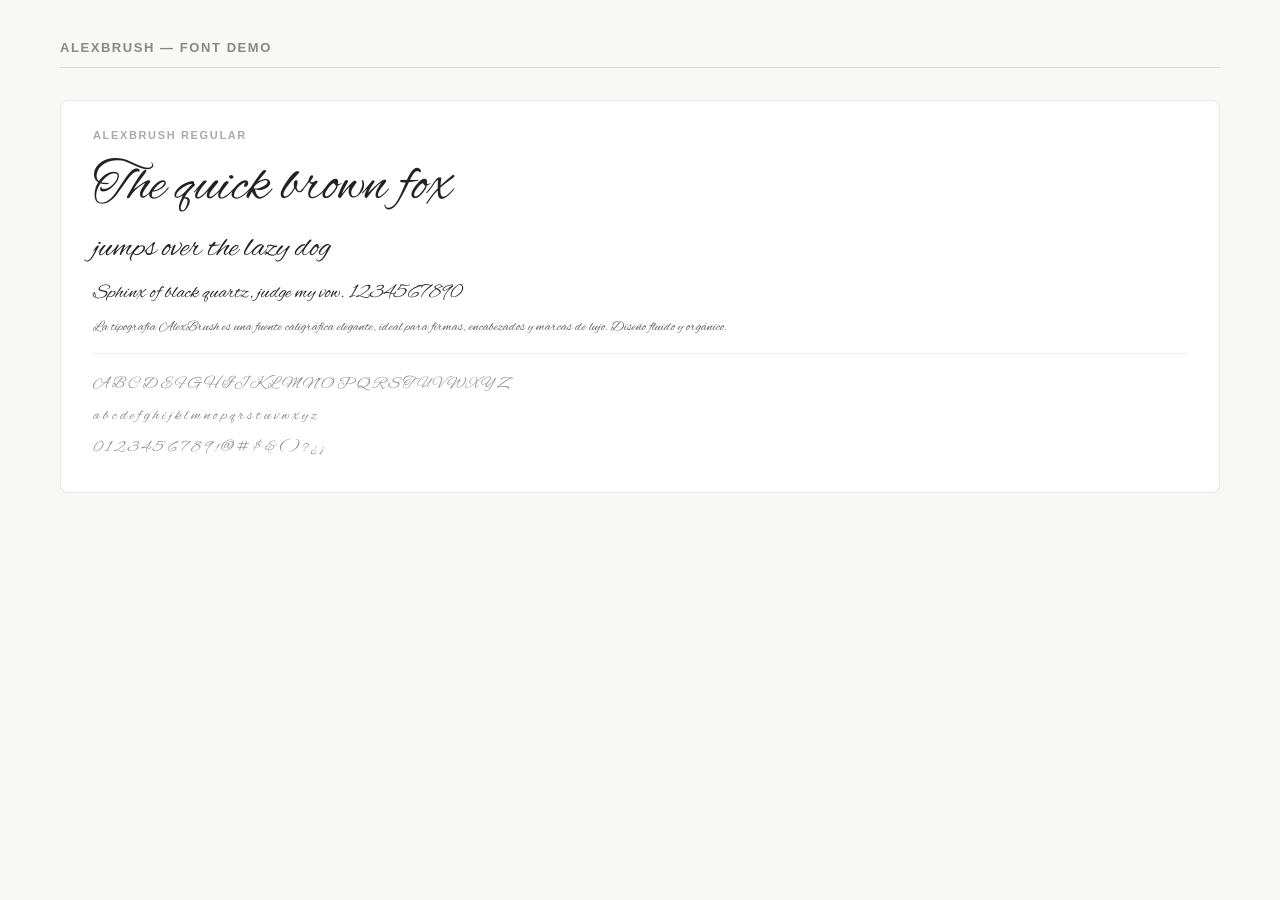
<file: fonts/AlexBrush/demo.html>
<!DOCTYPE html>
<html lang="es">
<head>
<meta charset="UTF-8">
<title>Demo · AlexBrush</title>
<link rel="stylesheet" href="style.css">
<style>
  *{box-sizing:border-box;margin:0;padding:0}
  body{background:#f8f8f6;color:#222;padding:40px 60px;font-family:sans-serif}
  h1{font-size:13px;font-weight:600;letter-spacing:.12em;text-transform:uppercase;color:#888;margin-bottom:32px;border-bottom:1px solid #ddd;padding-bottom:12px}
  .variant{background:#fff;border:1px solid #e8e8e8;border-radius:8px;padding:28px 32px;margin-bottom:20px}
  .variant-name{font-size:11px;font-weight:700;letter-spacing:.15em;text-transform:uppercase;color:#aaa;margin-bottom:16px}
  .sample-xl{font-size:56px;line-height:1.1;margin-bottom:10px}
  .sample-lg{font-size:32px;line-height:1.3;margin-bottom:8px}
  .sample-md{font-size:20px;line-height:1.5;margin-bottom:8px}
  .sample-sm{font-size:14px;line-height:1.6;color:#555}
  .alpha{font-size:16px;line-height:2;color:#888;border-top:1px solid #f0f0f0;margin-top:14px;padding-top:14px}
</style>
</head>
<body>

<h1>AlexBrush — Font Demo</h1>

<div class="variant">
  <div class="variant-name">AlexBrush Regular</div>
  <div class="sample-xl" style="font-family:'AlexBrush Regular'">The quick brown fox</div>
  <div class="sample-lg" style="font-family:'AlexBrush Regular'">jumps over the lazy dog</div>
  <div class="sample-md" style="font-family:'AlexBrush Regular'">Sphinx of black quartz, judge my vow. 1234567890</div>
  <div class="sample-sm" style="font-family:'AlexBrush Regular'">La tipografía AlexBrush es una fuente caligráfica elegante, ideal para firmas, encabezados y marcas de lujo. Diseño fluido y orgánico.</div>
  <div class="alpha" style="font-family:'AlexBrush Regular'">A B C D E F G H I J K L M N O P Q R S T U V W X Y Z<br>a b c d e f g h i j k l m n o p q r s t u v w x y z<br>0 1 2 3 4 5 6 7 8 9  !  @  #  $  &  ( )  ?  ¿  ¡</div>
</div>

</body>
</html>
</file>
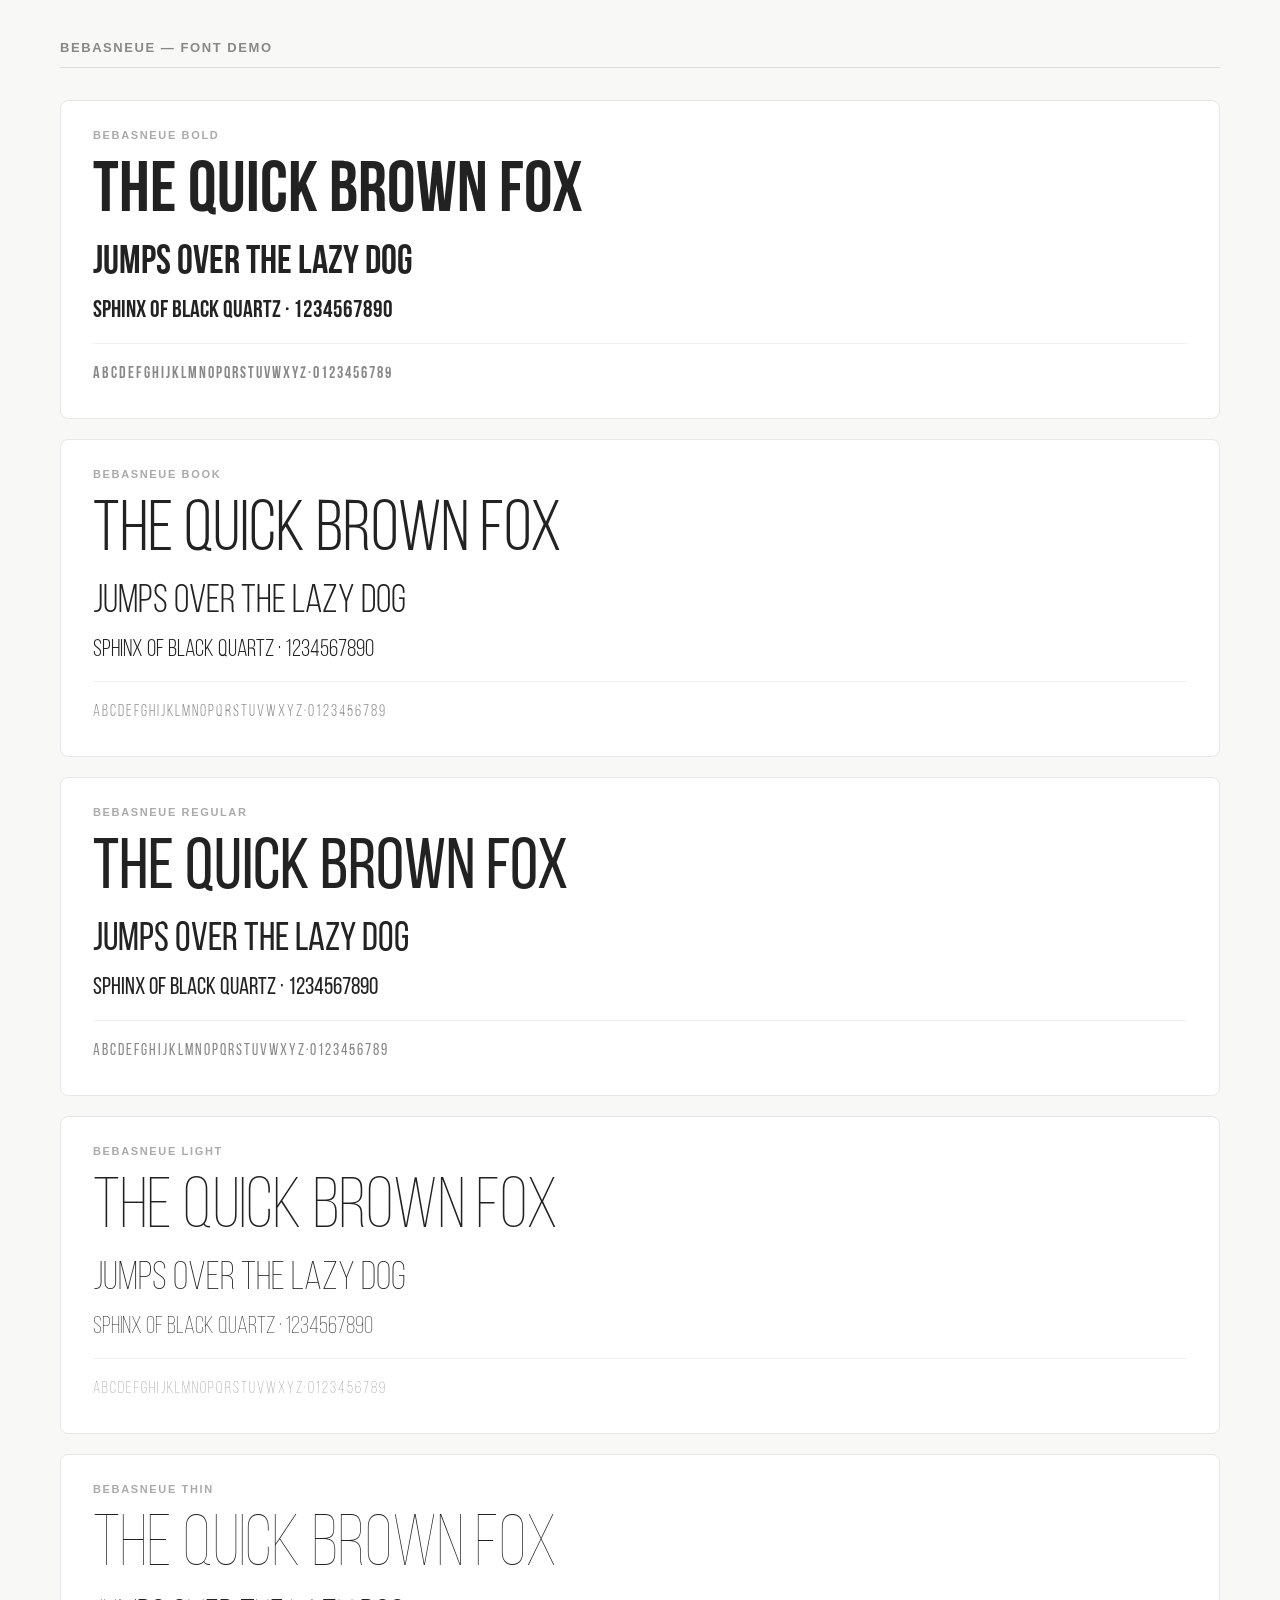
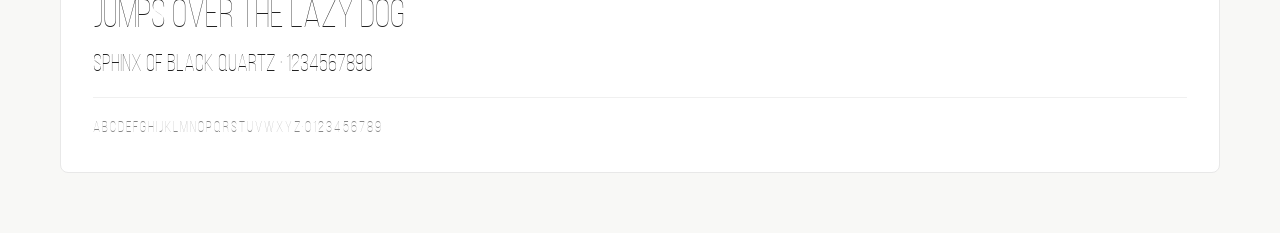
<file: fonts/BebasNeue/demo.html>
<!DOCTYPE html>
<html lang="es">
<head>
<meta charset="UTF-8">
<title>Demo · BebasNeue</title>
<link rel="stylesheet" href="style.css">
<style>
  *{box-sizing:border-box;margin:0;padding:0}
  body{background:#f8f8f6;color:#222;padding:40px 60px;font-family:sans-serif}
  h1{font-size:13px;font-weight:600;letter-spacing:.12em;text-transform:uppercase;color:#888;margin-bottom:32px;border-bottom:1px solid #ddd;padding-bottom:12px}
  .variant{background:#fff;border:1px solid #e8e8e8;border-radius:8px;padding:28px 32px;margin-bottom:20px}
  .variant-name{font-size:11px;font-weight:700;letter-spacing:.15em;text-transform:uppercase;color:#aaa;margin-bottom:16px}
  .sample-xl{font-size:72px;line-height:1;margin-bottom:10px}
  .sample-lg{font-size:40px;line-height:1.2;margin-bottom:8px}
  .sample-md{font-size:24px;line-height:1.4;margin-bottom:8px}
  .sample-sm{font-size:14px;line-height:1.6;color:#555}
  .alpha{font-size:16px;line-height:2;color:#888;border-top:1px solid #f0f0f0;margin-top:14px;padding-top:14px}
</style>
</head>
<body>

<h1>BebasNeue — Font Demo</h1>

<div class="variant">
  <div class="variant-name">BebasNeue Bold</div>
  <div class="sample-xl" style="font-family:'BebasNeue Bold'">The Quick Brown Fox</div>
  <div class="sample-lg" style="font-family:'BebasNeue Bold'">Jumps Over The Lazy Dog</div>
  <div class="sample-md" style="font-family:'BebasNeue Bold'">Sphinx of Black Quartz · 1234567890</div>
  <div class="alpha" style="font-family:'BebasNeue Bold'">A B C D E F G H I J K L M N O P Q R S T U V W X Y Z · 0 1 2 3 4 5 6 7 8 9</div>
</div>

<div class="variant">
  <div class="variant-name">BebasNeue Book</div>
  <div class="sample-xl" style="font-family:'BebasNeue Book'">The Quick Brown Fox</div>
  <div class="sample-lg" style="font-family:'BebasNeue Book'">Jumps Over The Lazy Dog</div>
  <div class="sample-md" style="font-family:'BebasNeue Book'">Sphinx of Black Quartz · 1234567890</div>
  <div class="alpha" style="font-family:'BebasNeue Book'">A B C D E F G H I J K L M N O P Q R S T U V W X Y Z · 0 1 2 3 4 5 6 7 8 9</div>
</div>

<div class="variant">
  <div class="variant-name">BebasNeue Regular</div>
  <div class="sample-xl" style="font-family:'BebasNeue Regular'">The Quick Brown Fox</div>
  <div class="sample-lg" style="font-family:'BebasNeue Regular'">Jumps Over The Lazy Dog</div>
  <div class="sample-md" style="font-family:'BebasNeue Regular'">Sphinx of Black Quartz · 1234567890</div>
  <div class="alpha" style="font-family:'BebasNeue Regular'">A B C D E F G H I J K L M N O P Q R S T U V W X Y Z · 0 1 2 3 4 5 6 7 8 9</div>
</div>

<div class="variant">
  <div class="variant-name">BebasNeue Light</div>
  <div class="sample-xl" style="font-family:'BebasNeue Light'">The Quick Brown Fox</div>
  <div class="sample-lg" style="font-family:'BebasNeue Light'">Jumps Over The Lazy Dog</div>
  <div class="sample-md" style="font-family:'BebasNeue Light'">Sphinx of Black Quartz · 1234567890</div>
  <div class="alpha" style="font-family:'BebasNeue Light'">A B C D E F G H I J K L M N O P Q R S T U V W X Y Z · 0 1 2 3 4 5 6 7 8 9</div>
</div>

<div class="variant">
  <div class="variant-name">BebasNeue Thin</div>
  <div class="sample-xl" style="font-family:'BebasNeue Thin'">The Quick Brown Fox</div>
  <div class="sample-lg" style="font-family:'BebasNeue Thin'">Jumps Over The Lazy Dog</div>
  <div class="sample-md" style="font-family:'BebasNeue Thin'">Sphinx of Black Quartz · 1234567890</div>
  <div class="alpha" style="font-family:'BebasNeue Thin'">A B C D E F G H I J K L M N O P Q R S T U V W X Y Z · 0 1 2 3 4 5 6 7 8 9</div>
</div>

</body>
</html>
</file>
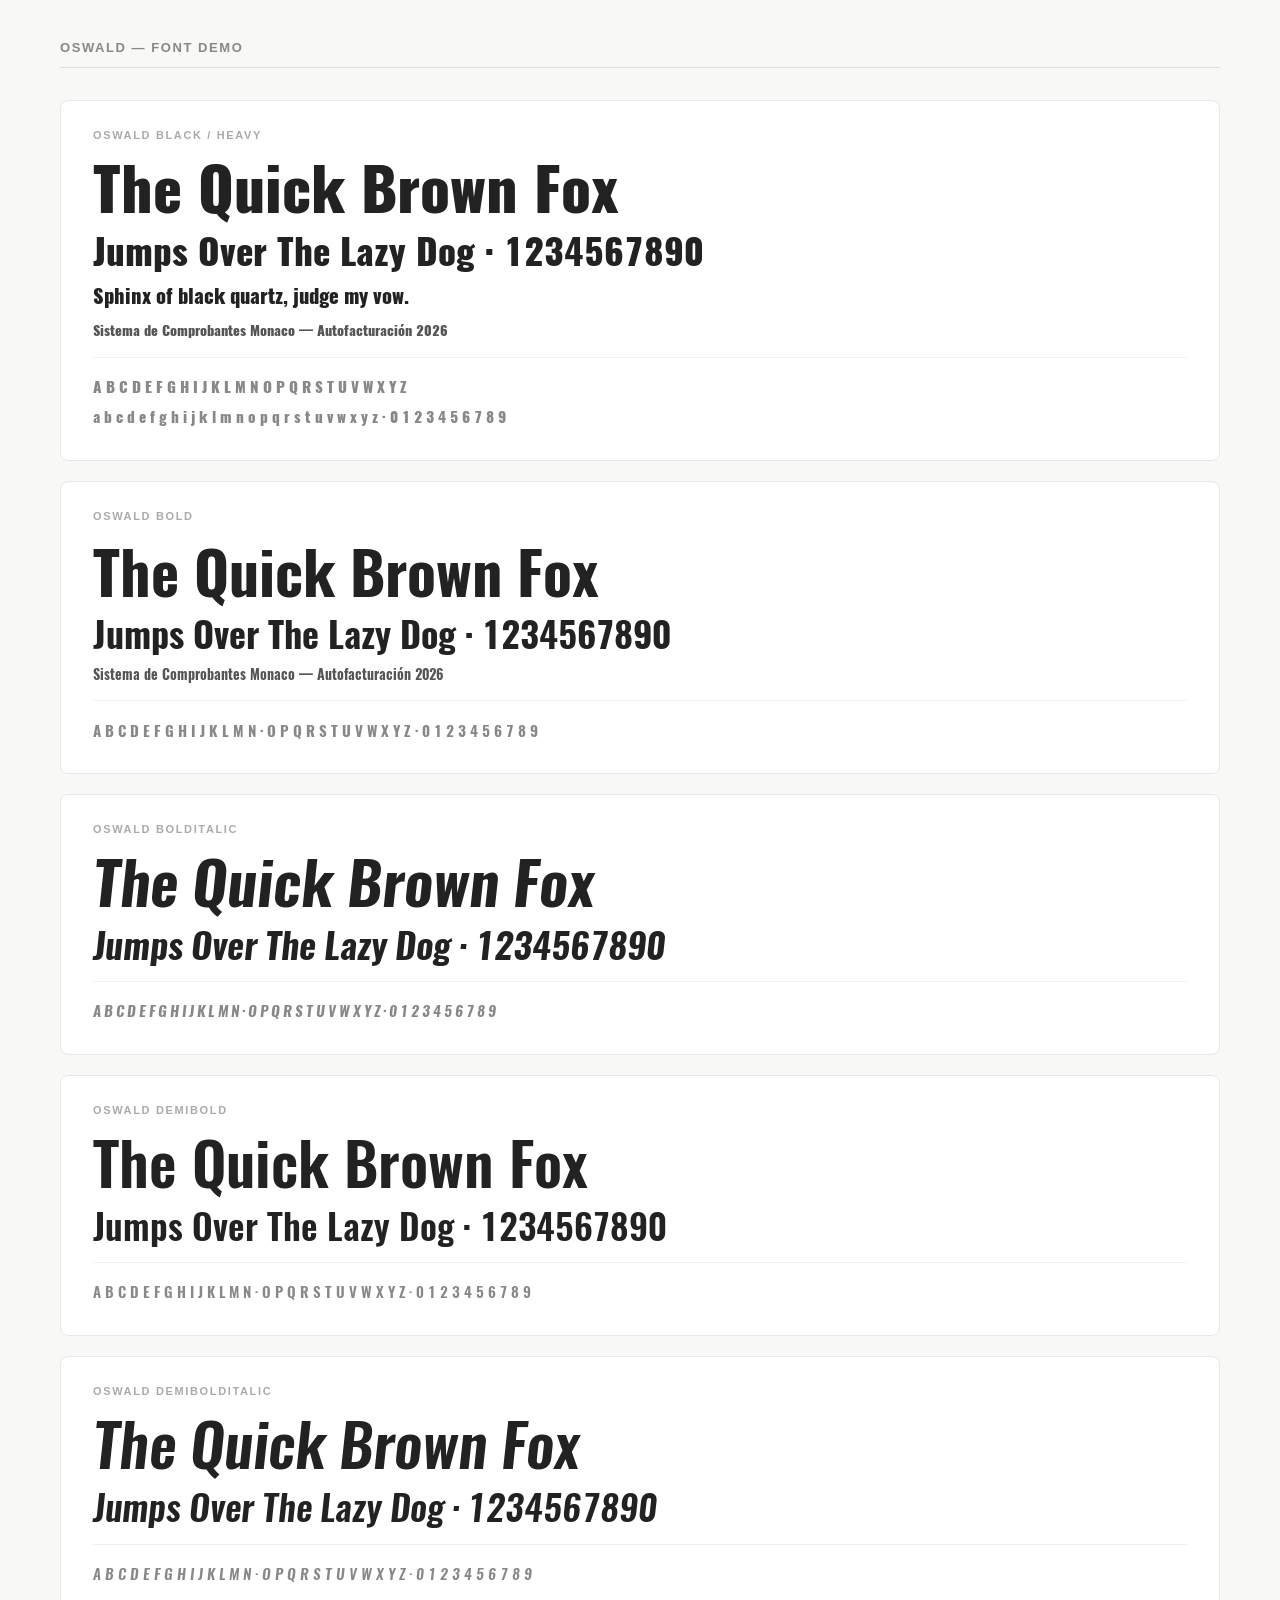
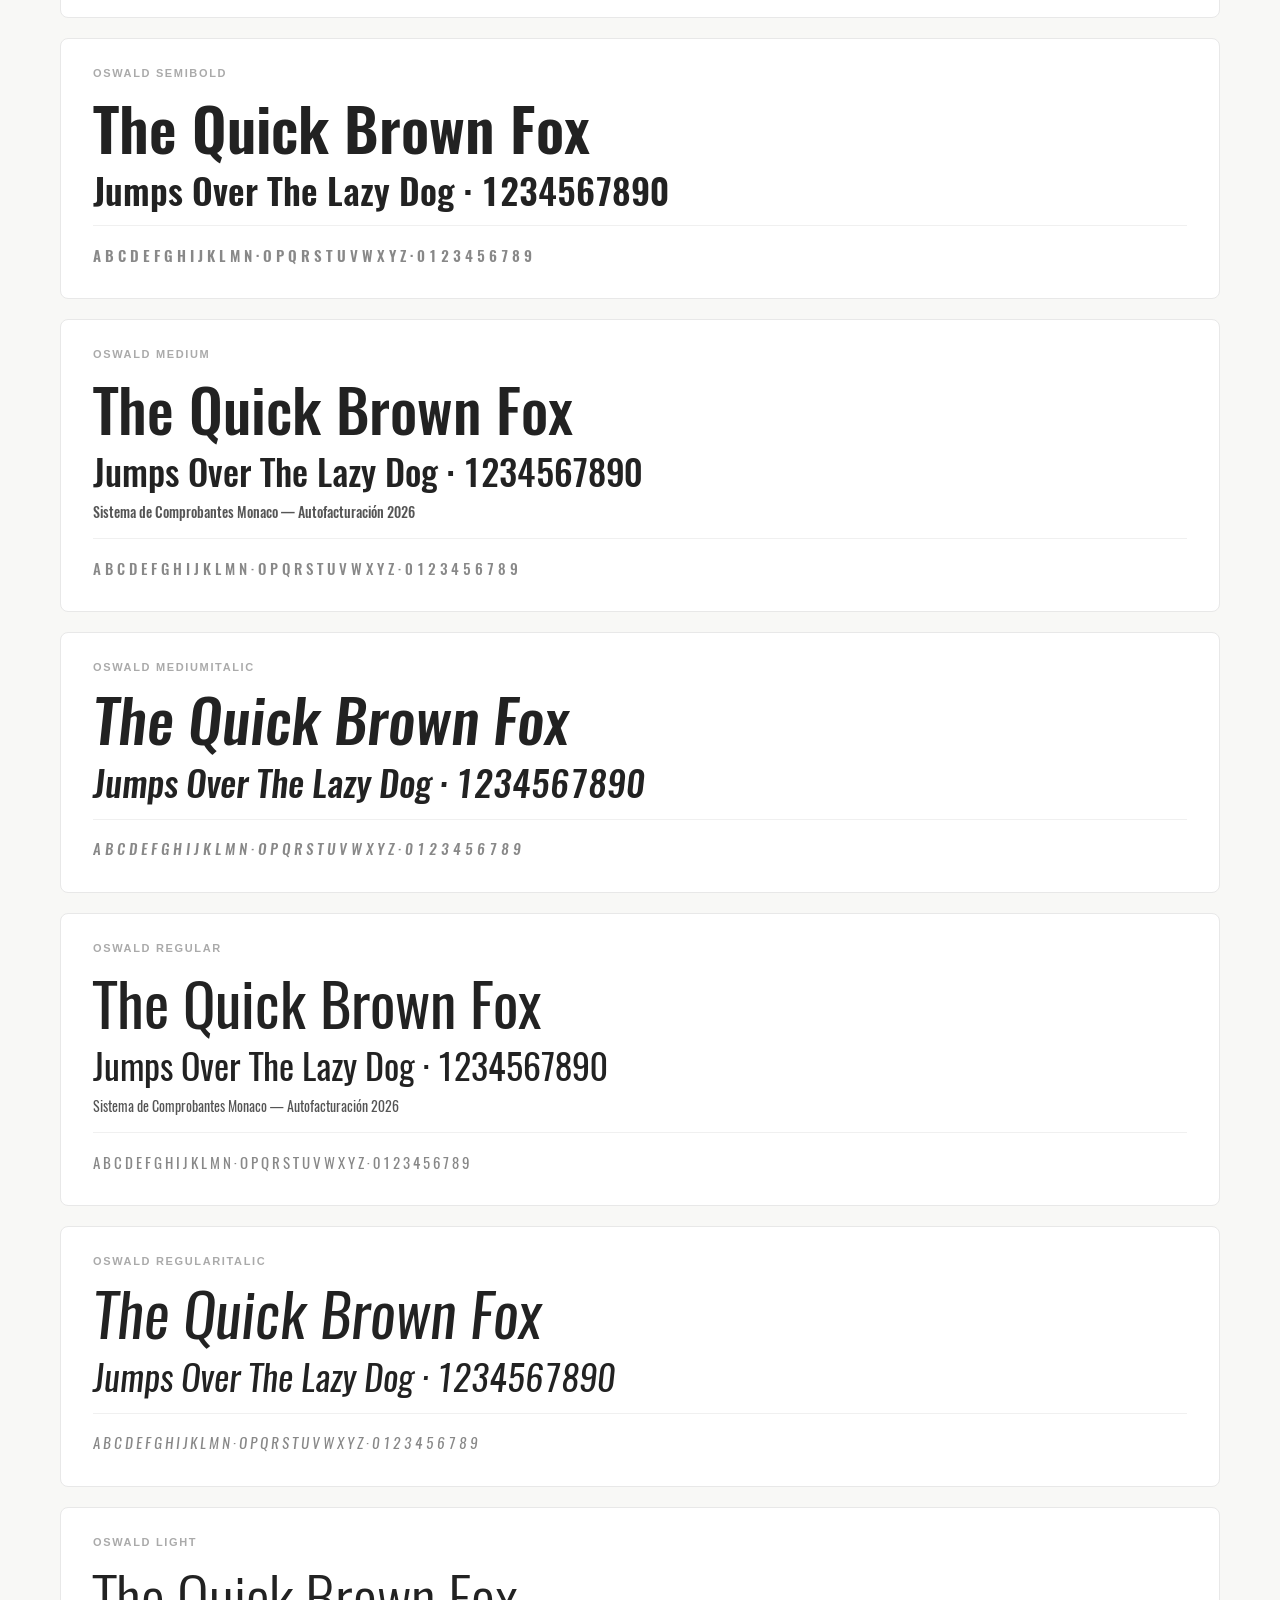
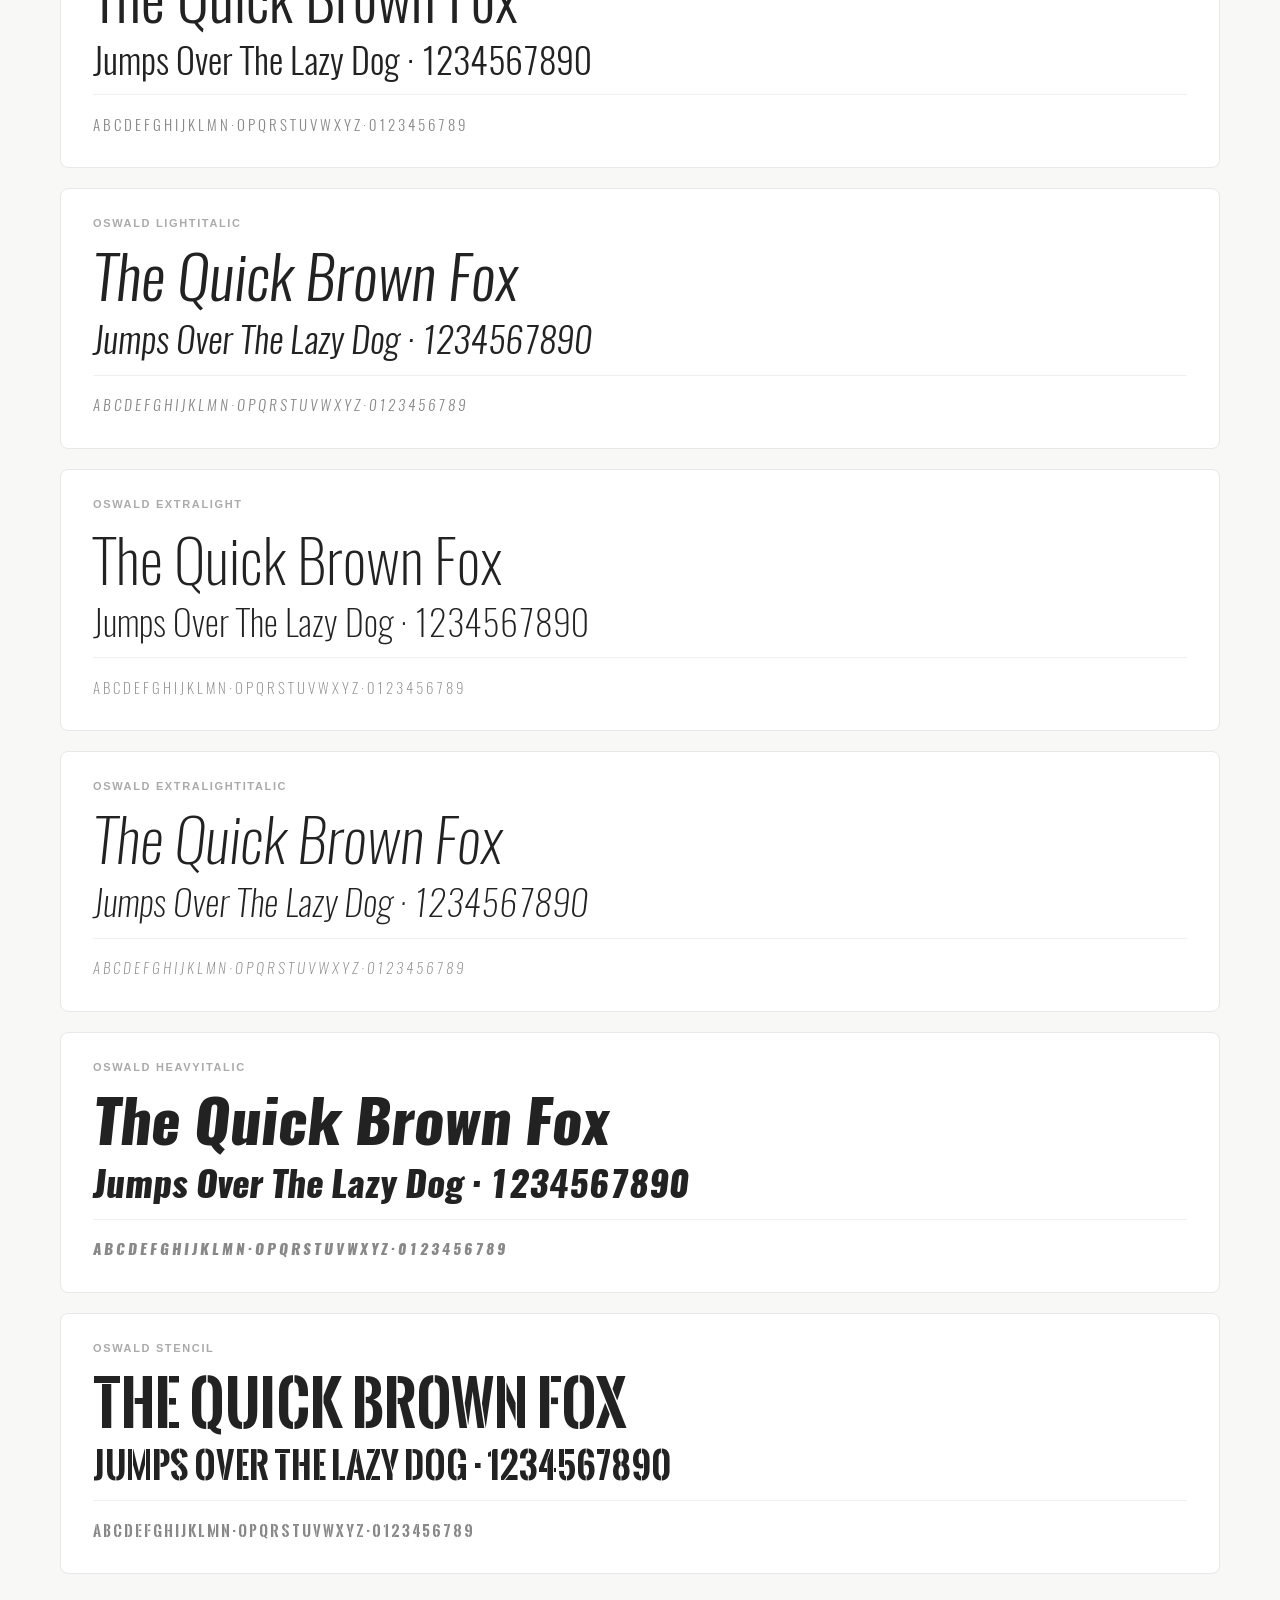
<file: fonts/Oswald/demo.html>
<!DOCTYPE html>
<html lang="es">
<head>
<meta charset="UTF-8">
<title>Demo · Oswald</title>
<link rel="stylesheet" href="style.css">
<style>
  *{box-sizing:border-box;margin:0;padding:0}
  body{background:#f8f8f6;color:#222;padding:40px 60px;font-family:sans-serif}
  h1{font-size:13px;font-weight:600;letter-spacing:.12em;text-transform:uppercase;color:#888;margin-bottom:32px;border-bottom:1px solid #ddd;padding-bottom:12px}
  .variant{background:#fff;border:1px solid #e8e8e8;border-radius:8px;padding:28px 32px;margin-bottom:20px}
  .variant-name{font-size:11px;font-weight:700;letter-spacing:.15em;text-transform:uppercase;color:#aaa;margin-bottom:16px}
  .sample-xl{font-size:60px;line-height:1.05;margin-bottom:10px}
  .sample-lg{font-size:36px;line-height:1.2;margin-bottom:8px}
  .sample-md{font-size:20px;line-height:1.5;margin-bottom:8px}
  .sample-sm{font-size:14px;line-height:1.7;color:#555}
  .alpha{font-size:15px;line-height:2;color:#888;border-top:1px solid #f0f0f0;margin-top:14px;padding-top:14px}
</style>
</head>
<body>

<h1>Oswald — Font Demo</h1>

<div class="variant">
  <div class="variant-name">Oswald Black / Heavy</div>
  <div class="sample-xl" style="font-family:'Oswald Heavy'">The Quick Brown Fox</div>
  <div class="sample-lg" style="font-family:'Oswald Heavy'">Jumps Over The Lazy Dog · 1234567890</div>
  <div class="sample-md" style="font-family:'Oswald Heavy'">Sphinx of black quartz, judge my vow.</div>
  <div class="sample-sm" style="font-family:'Oswald Heavy'">Sistema de Comprobantes Monaco — Autofacturación 2026</div>
  <div class="alpha" style="font-family:'Oswald Heavy'">A B C D E F G H I J K L M N O P Q R S T U V W X Y Z<br>a b c d e f g h i j k l m n o p q r s t u v w x y z · 0 1 2 3 4 5 6 7 8 9</div>
</div>

<div class="variant">
  <div class="variant-name">Oswald Bold</div>
  <div class="sample-xl" style="font-family:'Oswald Bold'">The Quick Brown Fox</div>
  <div class="sample-lg" style="font-family:'Oswald Bold'">Jumps Over The Lazy Dog · 1234567890</div>
  <div class="sample-sm" style="font-family:'Oswald Bold'">Sistema de Comprobantes Monaco — Autofacturación 2026</div>
  <div class="alpha" style="font-family:'Oswald Bold'">A B C D E F G H I J K L M N · O P Q R S T U V W X Y Z · 0 1 2 3 4 5 6 7 8 9</div>
</div>

<div class="variant">
  <div class="variant-name">Oswald BoldItalic</div>
  <div class="sample-xl" style="font-family:'Oswald BoldItalic'">The Quick Brown Fox</div>
  <div class="sample-lg" style="font-family:'Oswald BoldItalic'">Jumps Over The Lazy Dog · 1234567890</div>
  <div class="alpha" style="font-family:'Oswald BoldItalic'">A B C D E F G H I J K L M N · O P Q R S T U V W X Y Z · 0 1 2 3 4 5 6 7 8 9</div>
</div>

<div class="variant">
  <div class="variant-name">Oswald DemiBold</div>
  <div class="sample-xl" style="font-family:'Oswald DemiBold'">The Quick Brown Fox</div>
  <div class="sample-lg" style="font-family:'Oswald DemiBold'">Jumps Over The Lazy Dog · 1234567890</div>
  <div class="alpha" style="font-family:'Oswald DemiBold'">A B C D E F G H I J K L M N · O P Q R S T U V W X Y Z · 0 1 2 3 4 5 6 7 8 9</div>
</div>

<div class="variant">
  <div class="variant-name">Oswald DemiBoldItalic</div>
  <div class="sample-xl" style="font-family:'Oswald DemiBoldItalic'">The Quick Brown Fox</div>
  <div class="sample-lg" style="font-family:'Oswald DemiBoldItalic'">Jumps Over The Lazy Dog · 1234567890</div>
  <div class="alpha" style="font-family:'Oswald DemiBoldItalic'">A B C D E F G H I J K L M N · O P Q R S T U V W X Y Z · 0 1 2 3 4 5 6 7 8 9</div>
</div>

<div class="variant">
  <div class="variant-name">Oswald SemiBold</div>
  <div class="sample-xl" style="font-family:'Oswald SemiBold'">The Quick Brown Fox</div>
  <div class="sample-lg" style="font-family:'Oswald SemiBold'">Jumps Over The Lazy Dog · 1234567890</div>
  <div class="alpha" style="font-family:'Oswald SemiBold'">A B C D E F G H I J K L M N · O P Q R S T U V W X Y Z · 0 1 2 3 4 5 6 7 8 9</div>
</div>

<div class="variant">
  <div class="variant-name">Oswald Medium</div>
  <div class="sample-xl" style="font-family:'Oswald Medium'">The Quick Brown Fox</div>
  <div class="sample-lg" style="font-family:'Oswald Medium'">Jumps Over The Lazy Dog · 1234567890</div>
  <div class="sample-sm" style="font-family:'Oswald Medium'">Sistema de Comprobantes Monaco — Autofacturación 2026</div>
  <div class="alpha" style="font-family:'Oswald Medium'">A B C D E F G H I J K L M N · O P Q R S T U V W X Y Z · 0 1 2 3 4 5 6 7 8 9</div>
</div>

<div class="variant">
  <div class="variant-name">Oswald MediumItalic</div>
  <div class="sample-xl" style="font-family:'Oswald MediumItalic'">The Quick Brown Fox</div>
  <div class="sample-lg" style="font-family:'Oswald MediumItalic'">Jumps Over The Lazy Dog · 1234567890</div>
  <div class="alpha" style="font-family:'Oswald MediumItalic'">A B C D E F G H I J K L M N · O P Q R S T U V W X Y Z · 0 1 2 3 4 5 6 7 8 9</div>
</div>

<div class="variant">
  <div class="variant-name">Oswald Regular</div>
  <div class="sample-xl" style="font-family:'Oswald Regular'">The Quick Brown Fox</div>
  <div class="sample-lg" style="font-family:'Oswald Regular'">Jumps Over The Lazy Dog · 1234567890</div>
  <div class="sample-sm" style="font-family:'Oswald Regular'">Sistema de Comprobantes Monaco — Autofacturación 2026</div>
  <div class="alpha" style="font-family:'Oswald Regular'">A B C D E F G H I J K L M N · O P Q R S T U V W X Y Z · 0 1 2 3 4 5 6 7 8 9</div>
</div>

<div class="variant">
  <div class="variant-name">Oswald RegularItalic</div>
  <div class="sample-xl" style="font-family:'Oswald RegularItalic'">The Quick Brown Fox</div>
  <div class="sample-lg" style="font-family:'Oswald RegularItalic'">Jumps Over The Lazy Dog · 1234567890</div>
  <div class="alpha" style="font-family:'Oswald RegularItalic'">A B C D E F G H I J K L M N · O P Q R S T U V W X Y Z · 0 1 2 3 4 5 6 7 8 9</div>
</div>

<div class="variant">
  <div class="variant-name">Oswald Light</div>
  <div class="sample-xl" style="font-family:'Oswald Light'">The Quick Brown Fox</div>
  <div class="sample-lg" style="font-family:'Oswald Light'">Jumps Over The Lazy Dog · 1234567890</div>
  <div class="alpha" style="font-family:'Oswald Light'">A B C D E F G H I J K L M N · O P Q R S T U V W X Y Z · 0 1 2 3 4 5 6 7 8 9</div>
</div>

<div class="variant">
  <div class="variant-name">Oswald LightItalic</div>
  <div class="sample-xl" style="font-family:'Oswald LightItalic'">The Quick Brown Fox</div>
  <div class="sample-lg" style="font-family:'Oswald LightItalic'">Jumps Over The Lazy Dog · 1234567890</div>
  <div class="alpha" style="font-family:'Oswald LightItalic'">A B C D E F G H I J K L M N · O P Q R S T U V W X Y Z · 0 1 2 3 4 5 6 7 8 9</div>
</div>

<div class="variant">
  <div class="variant-name">Oswald ExtraLight</div>
  <div class="sample-xl" style="font-family:'Oswald ExtraLight'">The Quick Brown Fox</div>
  <div class="sample-lg" style="font-family:'Oswald ExtraLight'">Jumps Over The Lazy Dog · 1234567890</div>
  <div class="alpha" style="font-family:'Oswald ExtraLight'">A B C D E F G H I J K L M N · O P Q R S T U V W X Y Z · 0 1 2 3 4 5 6 7 8 9</div>
</div>

<div class="variant">
  <div class="variant-name">Oswald ExtraLightItalic</div>
  <div class="sample-xl" style="font-family:'Oswald ExtraLightItalic'">The Quick Brown Fox</div>
  <div class="sample-lg" style="font-family:'Oswald ExtraLightItalic'">Jumps Over The Lazy Dog · 1234567890</div>
  <div class="alpha" style="font-family:'Oswald ExtraLightItalic'">A B C D E F G H I J K L M N · O P Q R S T U V W X Y Z · 0 1 2 3 4 5 6 7 8 9</div>
</div>

<div class="variant">
  <div class="variant-name">Oswald HeavyItalic</div>
  <div class="sample-xl" style="font-family:'Oswald HeavyItalic'">The Quick Brown Fox</div>
  <div class="sample-lg" style="font-family:'Oswald HeavyItalic'">Jumps Over The Lazy Dog · 1234567890</div>
  <div class="alpha" style="font-family:'Oswald HeavyItalic'">A B C D E F G H I J K L M N · O P Q R S T U V W X Y Z · 0 1 2 3 4 5 6 7 8 9</div>
</div>

<div class="variant">
  <div class="variant-name">Oswald Stencil</div>
  <div class="sample-xl" style="font-family:'Oswald Stencil'">The Quick Brown Fox</div>
  <div class="sample-lg" style="font-family:'Oswald Stencil'">Jumps Over The Lazy Dog · 1234567890</div>
  <div class="alpha" style="font-family:'Oswald Stencil'">A B C D E F G H I J K L M N · O P Q R S T U V W X Y Z · 0 1 2 3 4 5 6 7 8 9</div>
</div>

</body>
</html>
</file>
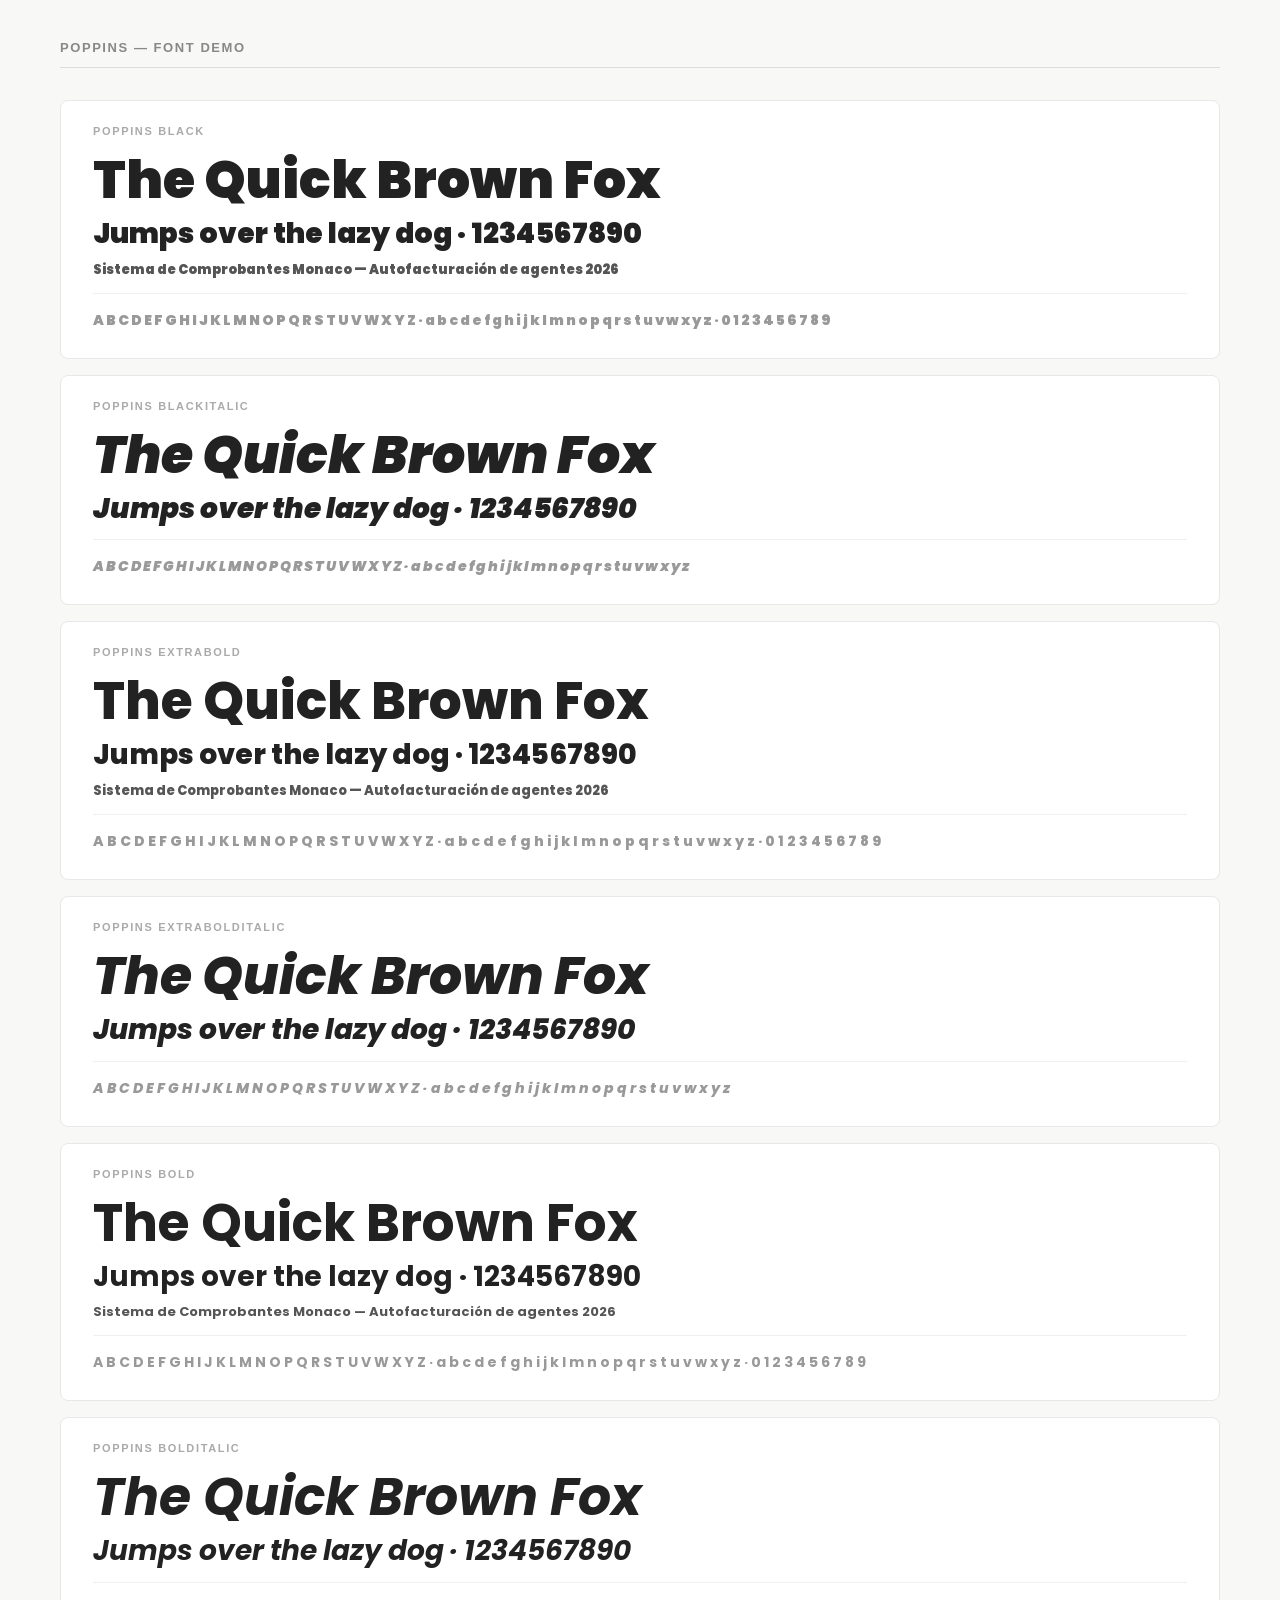
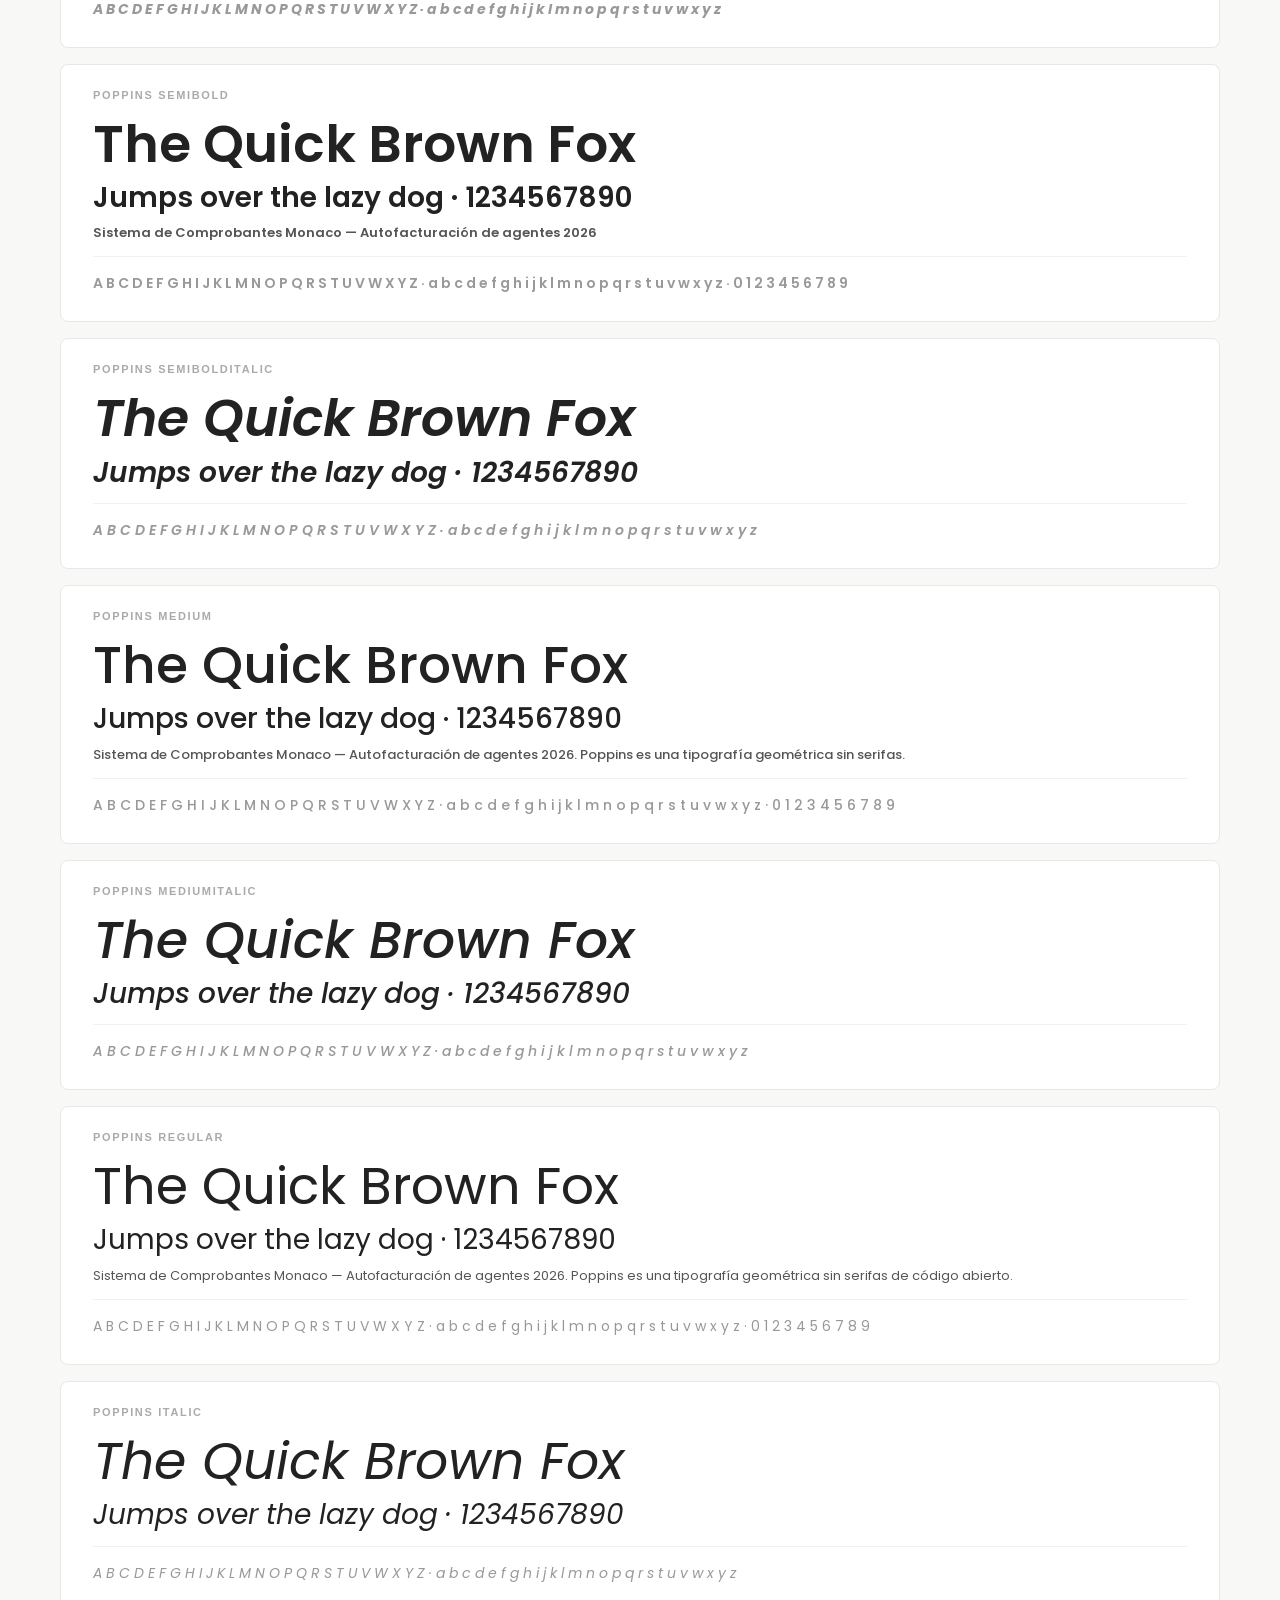
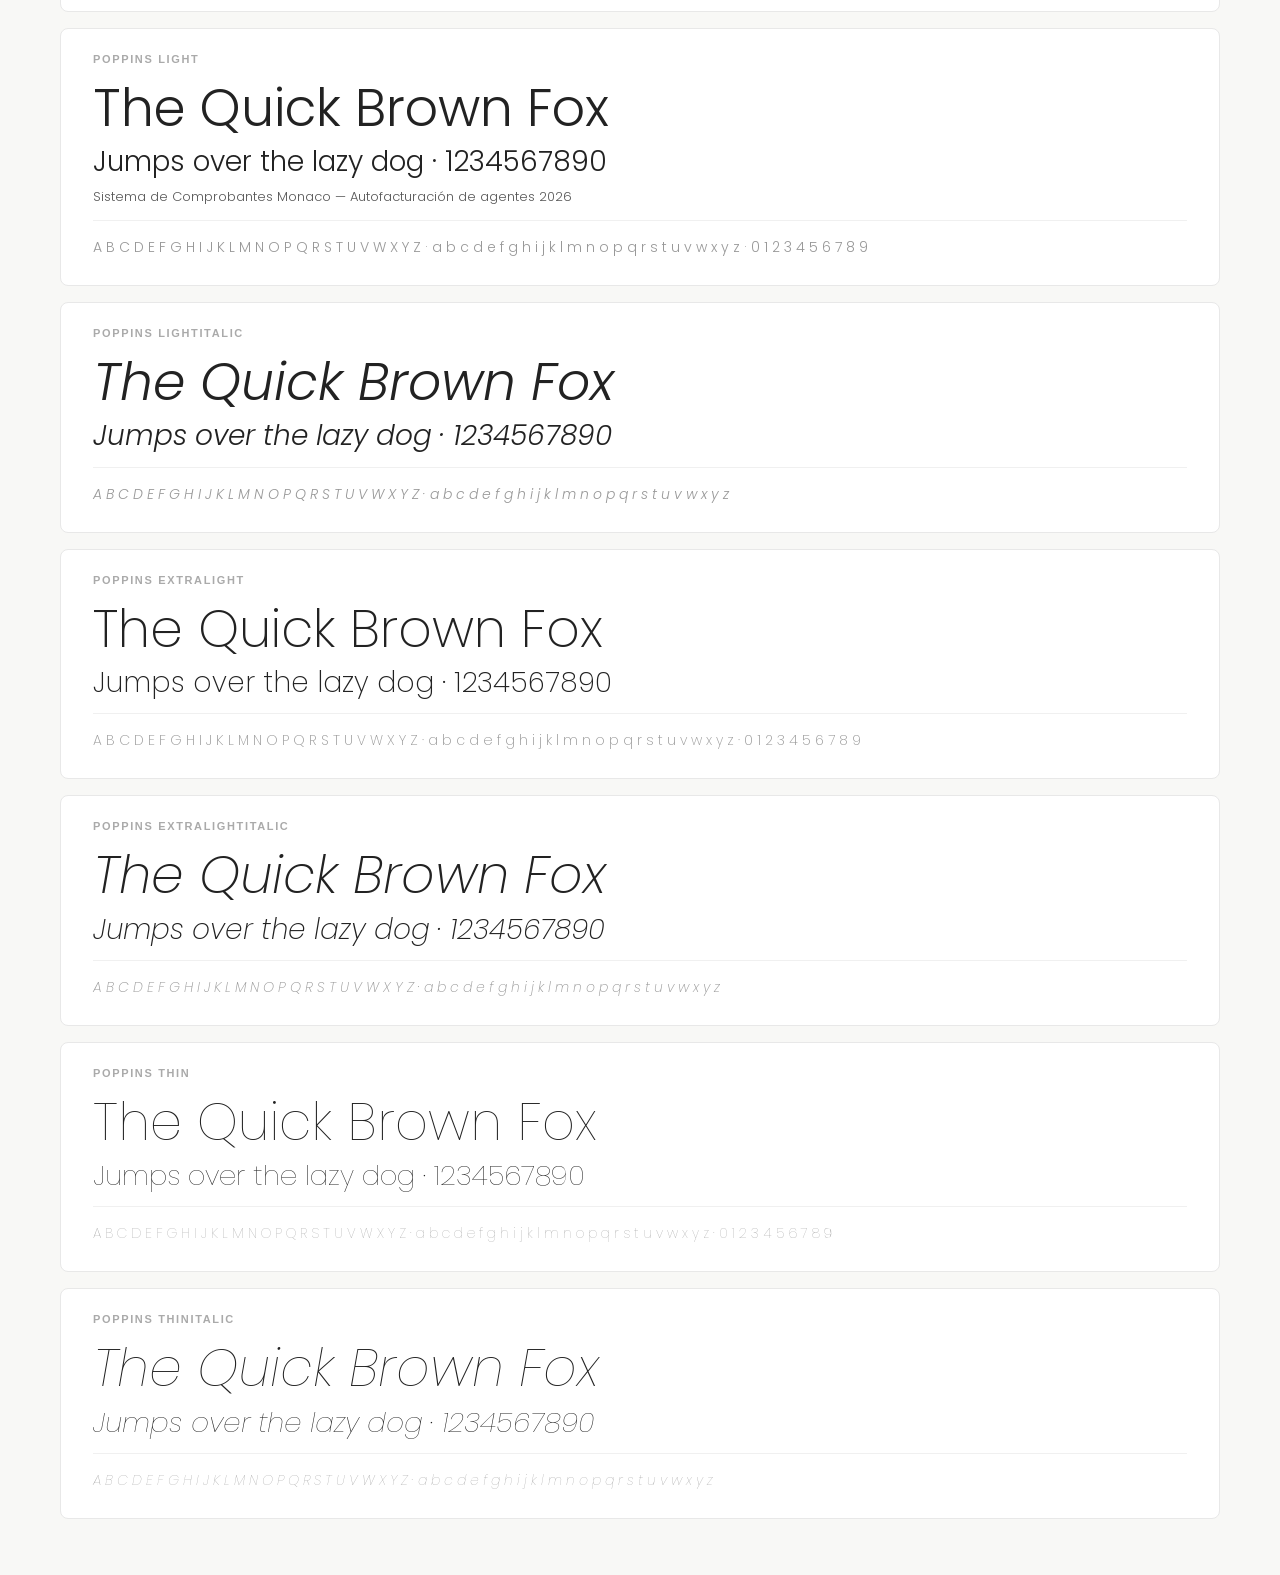
<file: fonts/Poppins/demo.html>
<!DOCTYPE html>
<html lang="es">
<head>
<meta charset="UTF-8">
<title>Demo · Poppins</title>
<link rel="stylesheet" href="style.css">
<style>
  *{box-sizing:border-box;margin:0;padding:0}
  body{background:#f8f8f6;color:#222;padding:40px 60px;font-family:sans-serif}
  h1{font-size:13px;font-weight:600;letter-spacing:.12em;text-transform:uppercase;color:#888;margin-bottom:32px;border-bottom:1px solid #ddd;padding-bottom:12px}
  .variant{background:#fff;border:1px solid #e8e8e8;border-radius:8px;padding:24px 32px;margin-bottom:16px}
  .variant-name{font-size:11px;font-weight:700;letter-spacing:.15em;text-transform:uppercase;color:#aaa;margin-bottom:14px}
  .sample-xl{font-size:52px;line-height:1.1;margin-bottom:8px}
  .sample-lg{font-size:28px;line-height:1.3;margin-bottom:6px}
  .sample-md{font-size:18px;line-height:1.6;margin-bottom:6px}
  .sample-sm{font-size:13px;line-height:1.7;color:#555}
  .alpha{font-size:14px;line-height:2;color:#999;border-top:1px solid #f0f0f0;margin-top:12px;padding-top:12px}
</style>
</head>
<body>

<h1>Poppins — Font Demo</h1>

<div class="variant">
  <div class="variant-name">Poppins Black</div>
  <div class="sample-xl" style="font-family:'Poppins Black'">The Quick Brown Fox</div>
  <div class="sample-lg" style="font-family:'Poppins Black'">Jumps over the lazy dog · 1234567890</div>
  <div class="sample-sm" style="font-family:'Poppins Black'">Sistema de Comprobantes Monaco — Autofacturación de agentes 2026</div>
  <div class="alpha" style="font-family:'Poppins Black'">A B C D E F G H I J K L M N O P Q R S T U V W X Y Z · a b c d e f g h i j k l m n o p q r s t u v w x y z · 0 1 2 3 4 5 6 7 8 9</div>
</div>

<div class="variant">
  <div class="variant-name">Poppins BlackItalic</div>
  <div class="sample-xl" style="font-family:'Poppins BlackItalic'">The Quick Brown Fox</div>
  <div class="sample-lg" style="font-family:'Poppins BlackItalic'">Jumps over the lazy dog · 1234567890</div>
  <div class="alpha" style="font-family:'Poppins BlackItalic'">A B C D E F G H I J K L M N O P Q R S T U V W X Y Z · a b c d e f g h i j k l m n o p q r s t u v w x y z</div>
</div>

<div class="variant">
  <div class="variant-name">Poppins ExtraBold</div>
  <div class="sample-xl" style="font-family:'Poppins ExtraBold'">The Quick Brown Fox</div>
  <div class="sample-lg" style="font-family:'Poppins ExtraBold'">Jumps over the lazy dog · 1234567890</div>
  <div class="sample-sm" style="font-family:'Poppins ExtraBold'">Sistema de Comprobantes Monaco — Autofacturación de agentes 2026</div>
  <div class="alpha" style="font-family:'Poppins ExtraBold'">A B C D E F G H I J K L M N O P Q R S T U V W X Y Z · a b c d e f g h i j k l m n o p q r s t u v w x y z · 0 1 2 3 4 5 6 7 8 9</div>
</div>

<div class="variant">
  <div class="variant-name">Poppins ExtraBoldItalic</div>
  <div class="sample-xl" style="font-family:'Poppins ExtraBoldItalic'">The Quick Brown Fox</div>
  <div class="sample-lg" style="font-family:'Poppins ExtraBoldItalic'">Jumps over the lazy dog · 1234567890</div>
  <div class="alpha" style="font-family:'Poppins ExtraBoldItalic'">A B C D E F G H I J K L M N O P Q R S T U V W X Y Z · a b c d e f g h i j k l m n o p q r s t u v w x y z</div>
</div>

<div class="variant">
  <div class="variant-name">Poppins Bold</div>
  <div class="sample-xl" style="font-family:'Poppins Bold'">The Quick Brown Fox</div>
  <div class="sample-lg" style="font-family:'Poppins Bold'">Jumps over the lazy dog · 1234567890</div>
  <div class="sample-sm" style="font-family:'Poppins Bold'">Sistema de Comprobantes Monaco — Autofacturación de agentes 2026</div>
  <div class="alpha" style="font-family:'Poppins Bold'">A B C D E F G H I J K L M N O P Q R S T U V W X Y Z · a b c d e f g h i j k l m n o p q r s t u v w x y z · 0 1 2 3 4 5 6 7 8 9</div>
</div>

<div class="variant">
  <div class="variant-name">Poppins BoldItalic</div>
  <div class="sample-xl" style="font-family:'Poppins BoldItalic'">The Quick Brown Fox</div>
  <div class="sample-lg" style="font-family:'Poppins BoldItalic'">Jumps over the lazy dog · 1234567890</div>
  <div class="alpha" style="font-family:'Poppins BoldItalic'">A B C D E F G H I J K L M N O P Q R S T U V W X Y Z · a b c d e f g h i j k l m n o p q r s t u v w x y z</div>
</div>

<div class="variant">
  <div class="variant-name">Poppins SemiBold</div>
  <div class="sample-xl" style="font-family:'Poppins SemiBold'">The Quick Brown Fox</div>
  <div class="sample-lg" style="font-family:'Poppins SemiBold'">Jumps over the lazy dog · 1234567890</div>
  <div class="sample-sm" style="font-family:'Poppins SemiBold'">Sistema de Comprobantes Monaco — Autofacturación de agentes 2026</div>
  <div class="alpha" style="font-family:'Poppins SemiBold'">A B C D E F G H I J K L M N O P Q R S T U V W X Y Z · a b c d e f g h i j k l m n o p q r s t u v w x y z · 0 1 2 3 4 5 6 7 8 9</div>
</div>

<div class="variant">
  <div class="variant-name">Poppins SemiBoldItalic</div>
  <div class="sample-xl" style="font-family:'Poppins SemiBoldItalic'">The Quick Brown Fox</div>
  <div class="sample-lg" style="font-family:'Poppins SemiBoldItalic'">Jumps over the lazy dog · 1234567890</div>
  <div class="alpha" style="font-family:'Poppins SemiBoldItalic'">A B C D E F G H I J K L M N O P Q R S T U V W X Y Z · a b c d e f g h i j k l m n o p q r s t u v w x y z</div>
</div>

<div class="variant">
  <div class="variant-name">Poppins Medium</div>
  <div class="sample-xl" style="font-family:'Poppins Medium'">The Quick Brown Fox</div>
  <div class="sample-lg" style="font-family:'Poppins Medium'">Jumps over the lazy dog · 1234567890</div>
  <div class="sample-sm" style="font-family:'Poppins Medium'">Sistema de Comprobantes Monaco — Autofacturación de agentes 2026. Poppins es una tipografía geométrica sin serifas.</div>
  <div class="alpha" style="font-family:'Poppins Medium'">A B C D E F G H I J K L M N O P Q R S T U V W X Y Z · a b c d e f g h i j k l m n o p q r s t u v w x y z · 0 1 2 3 4 5 6 7 8 9</div>
</div>

<div class="variant">
  <div class="variant-name">Poppins MediumItalic</div>
  <div class="sample-xl" style="font-family:'Poppins MediumItalic'">The Quick Brown Fox</div>
  <div class="sample-lg" style="font-family:'Poppins MediumItalic'">Jumps over the lazy dog · 1234567890</div>
  <div class="alpha" style="font-family:'Poppins MediumItalic'">A B C D E F G H I J K L M N O P Q R S T U V W X Y Z · a b c d e f g h i j k l m n o p q r s t u v w x y z</div>
</div>

<div class="variant">
  <div class="variant-name">Poppins Regular</div>
  <div class="sample-xl" style="font-family:'Poppins Regular'">The Quick Brown Fox</div>
  <div class="sample-lg" style="font-family:'Poppins Regular'">Jumps over the lazy dog · 1234567890</div>
  <div class="sample-sm" style="font-family:'Poppins Regular'">Sistema de Comprobantes Monaco — Autofacturación de agentes 2026. Poppins es una tipografía geométrica sin serifas de código abierto.</div>
  <div class="alpha" style="font-family:'Poppins Regular'">A B C D E F G H I J K L M N O P Q R S T U V W X Y Z · a b c d e f g h i j k l m n o p q r s t u v w x y z · 0 1 2 3 4 5 6 7 8 9</div>
</div>

<div class="variant">
  <div class="variant-name">Poppins Italic</div>
  <div class="sample-xl" style="font-family:'Poppins Italic'">The Quick Brown Fox</div>
  <div class="sample-lg" style="font-family:'Poppins Italic'">Jumps over the lazy dog · 1234567890</div>
  <div class="alpha" style="font-family:'Poppins Italic'">A B C D E F G H I J K L M N O P Q R S T U V W X Y Z · a b c d e f g h i j k l m n o p q r s t u v w x y z</div>
</div>

<div class="variant">
  <div class="variant-name">Poppins Light</div>
  <div class="sample-xl" style="font-family:'Poppins Light'">The Quick Brown Fox</div>
  <div class="sample-lg" style="font-family:'Poppins Light'">Jumps over the lazy dog · 1234567890</div>
  <div class="sample-sm" style="font-family:'Poppins Light'">Sistema de Comprobantes Monaco — Autofacturación de agentes 2026</div>
  <div class="alpha" style="font-family:'Poppins Light'">A B C D E F G H I J K L M N O P Q R S T U V W X Y Z · a b c d e f g h i j k l m n o p q r s t u v w x y z · 0 1 2 3 4 5 6 7 8 9</div>
</div>

<div class="variant">
  <div class="variant-name">Poppins LightItalic</div>
  <div class="sample-xl" style="font-family:'Poppins LightItalic'">The Quick Brown Fox</div>
  <div class="sample-lg" style="font-family:'Poppins LightItalic'">Jumps over the lazy dog · 1234567890</div>
  <div class="alpha" style="font-family:'Poppins LightItalic'">A B C D E F G H I J K L M N O P Q R S T U V W X Y Z · a b c d e f g h i j k l m n o p q r s t u v w x y z</div>
</div>

<div class="variant">
  <div class="variant-name">Poppins ExtraLight</div>
  <div class="sample-xl" style="font-family:'Poppins ExtraLight'">The Quick Brown Fox</div>
  <div class="sample-lg" style="font-family:'Poppins ExtraLight'">Jumps over the lazy dog · 1234567890</div>
  <div class="alpha" style="font-family:'Poppins ExtraLight'">A B C D E F G H I J K L M N O P Q R S T U V W X Y Z · a b c d e f g h i j k l m n o p q r s t u v w x y z · 0 1 2 3 4 5 6 7 8 9</div>
</div>

<div class="variant">
  <div class="variant-name">Poppins ExtraLightItalic</div>
  <div class="sample-xl" style="font-family:'Poppins ExtraLightItalic'">The Quick Brown Fox</div>
  <div class="sample-lg" style="font-family:'Poppins ExtraLightItalic'">Jumps over the lazy dog · 1234567890</div>
  <div class="alpha" style="font-family:'Poppins ExtraLightItalic'">A B C D E F G H I J K L M N O P Q R S T U V W X Y Z · a b c d e f g h i j k l m n o p q r s t u v w x y z</div>
</div>

<div class="variant">
  <div class="variant-name">Poppins Thin</div>
  <div class="sample-xl" style="font-family:'Poppins Thin'">The Quick Brown Fox</div>
  <div class="sample-lg" style="font-family:'Poppins Thin'">Jumps over the lazy dog · 1234567890</div>
  <div class="alpha" style="font-family:'Poppins Thin'">A B C D E F G H I J K L M N O P Q R S T U V W X Y Z · a b c d e f g h i j k l m n o p q r s t u v w x y z · 0 1 2 3 4 5 6 7 8 9</div>
</div>

<div class="variant">
  <div class="variant-name">Poppins ThinItalic</div>
  <div class="sample-xl" style="font-family:'Poppins ThinItalic'">The Quick Brown Fox</div>
  <div class="sample-lg" style="font-family:'Poppins ThinItalic'">Jumps over the lazy dog · 1234567890</div>
  <div class="alpha" style="font-family:'Poppins ThinItalic'">A B C D E F G H I J K L M N O P Q R S T U V W X Y Z · a b c d e f g h i j k l m n o p q r s t u v w x y z</div>
</div>

</body>
</html>
</file>
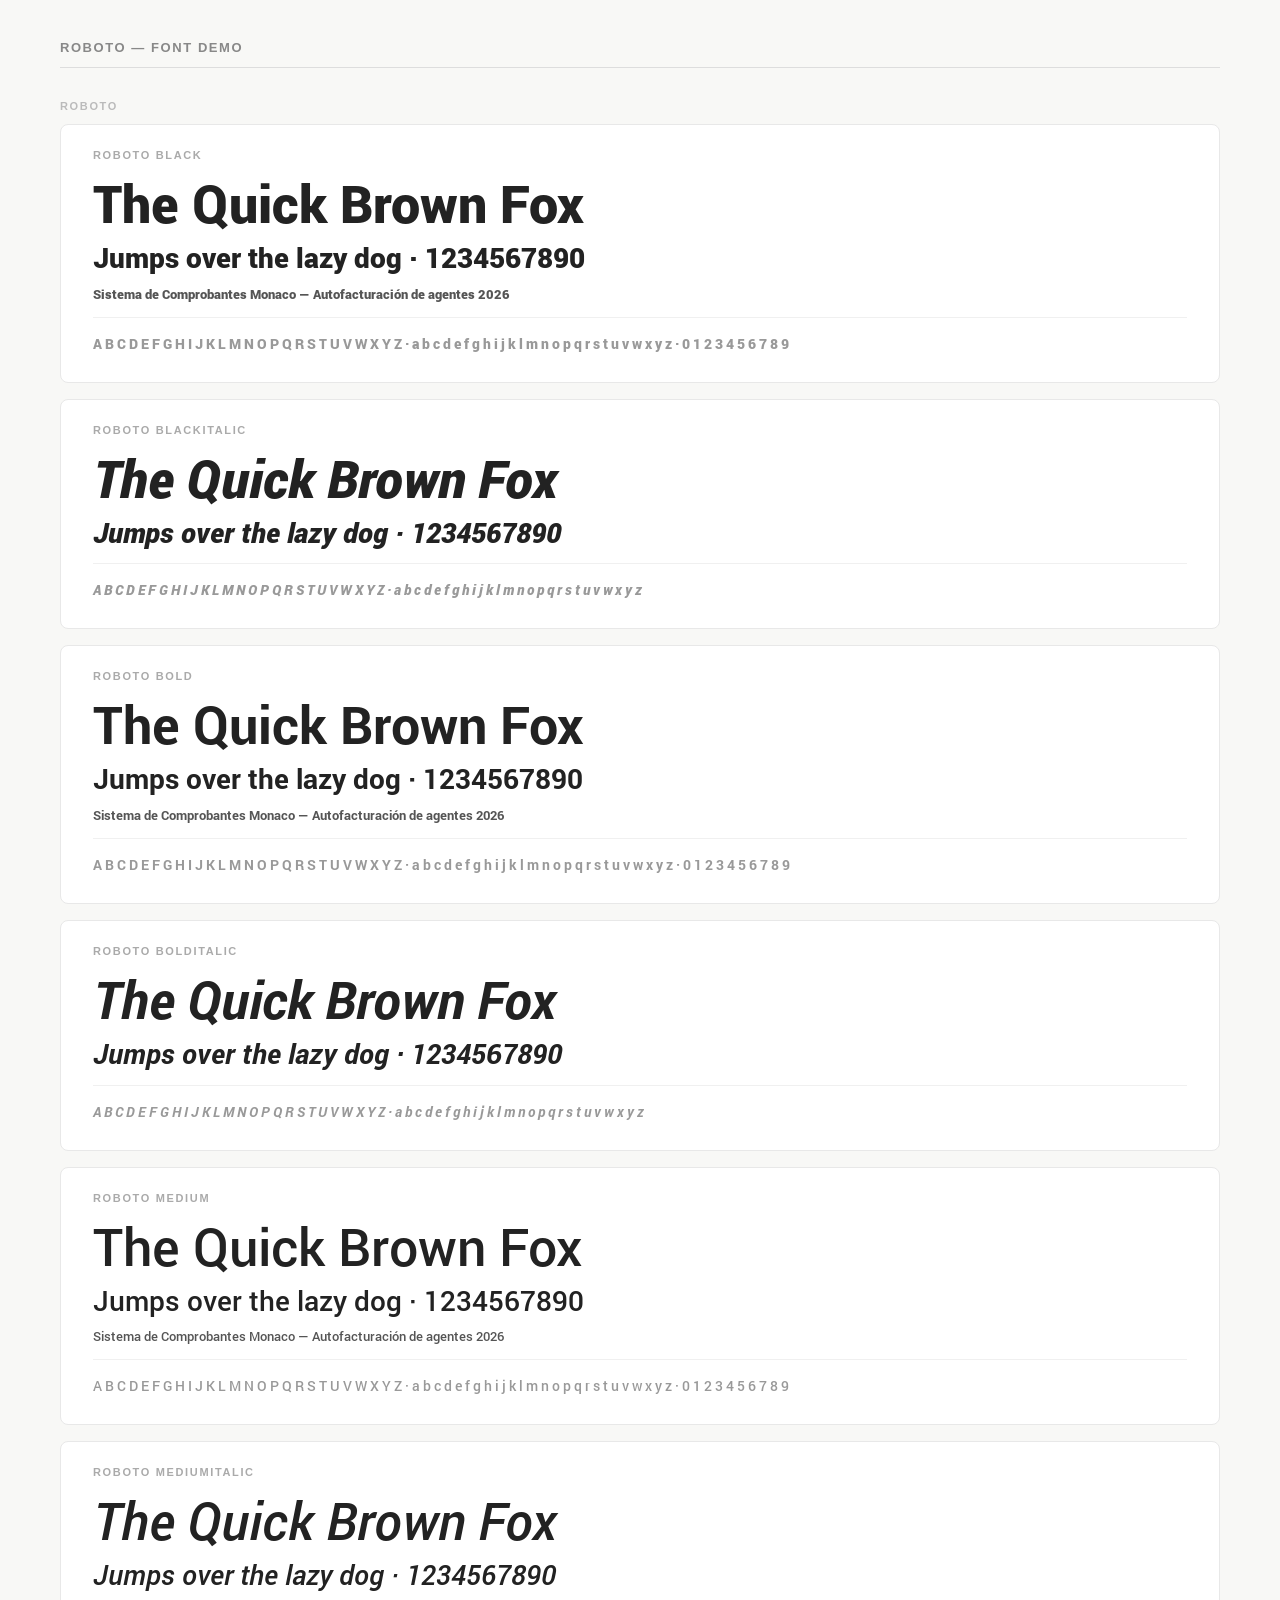
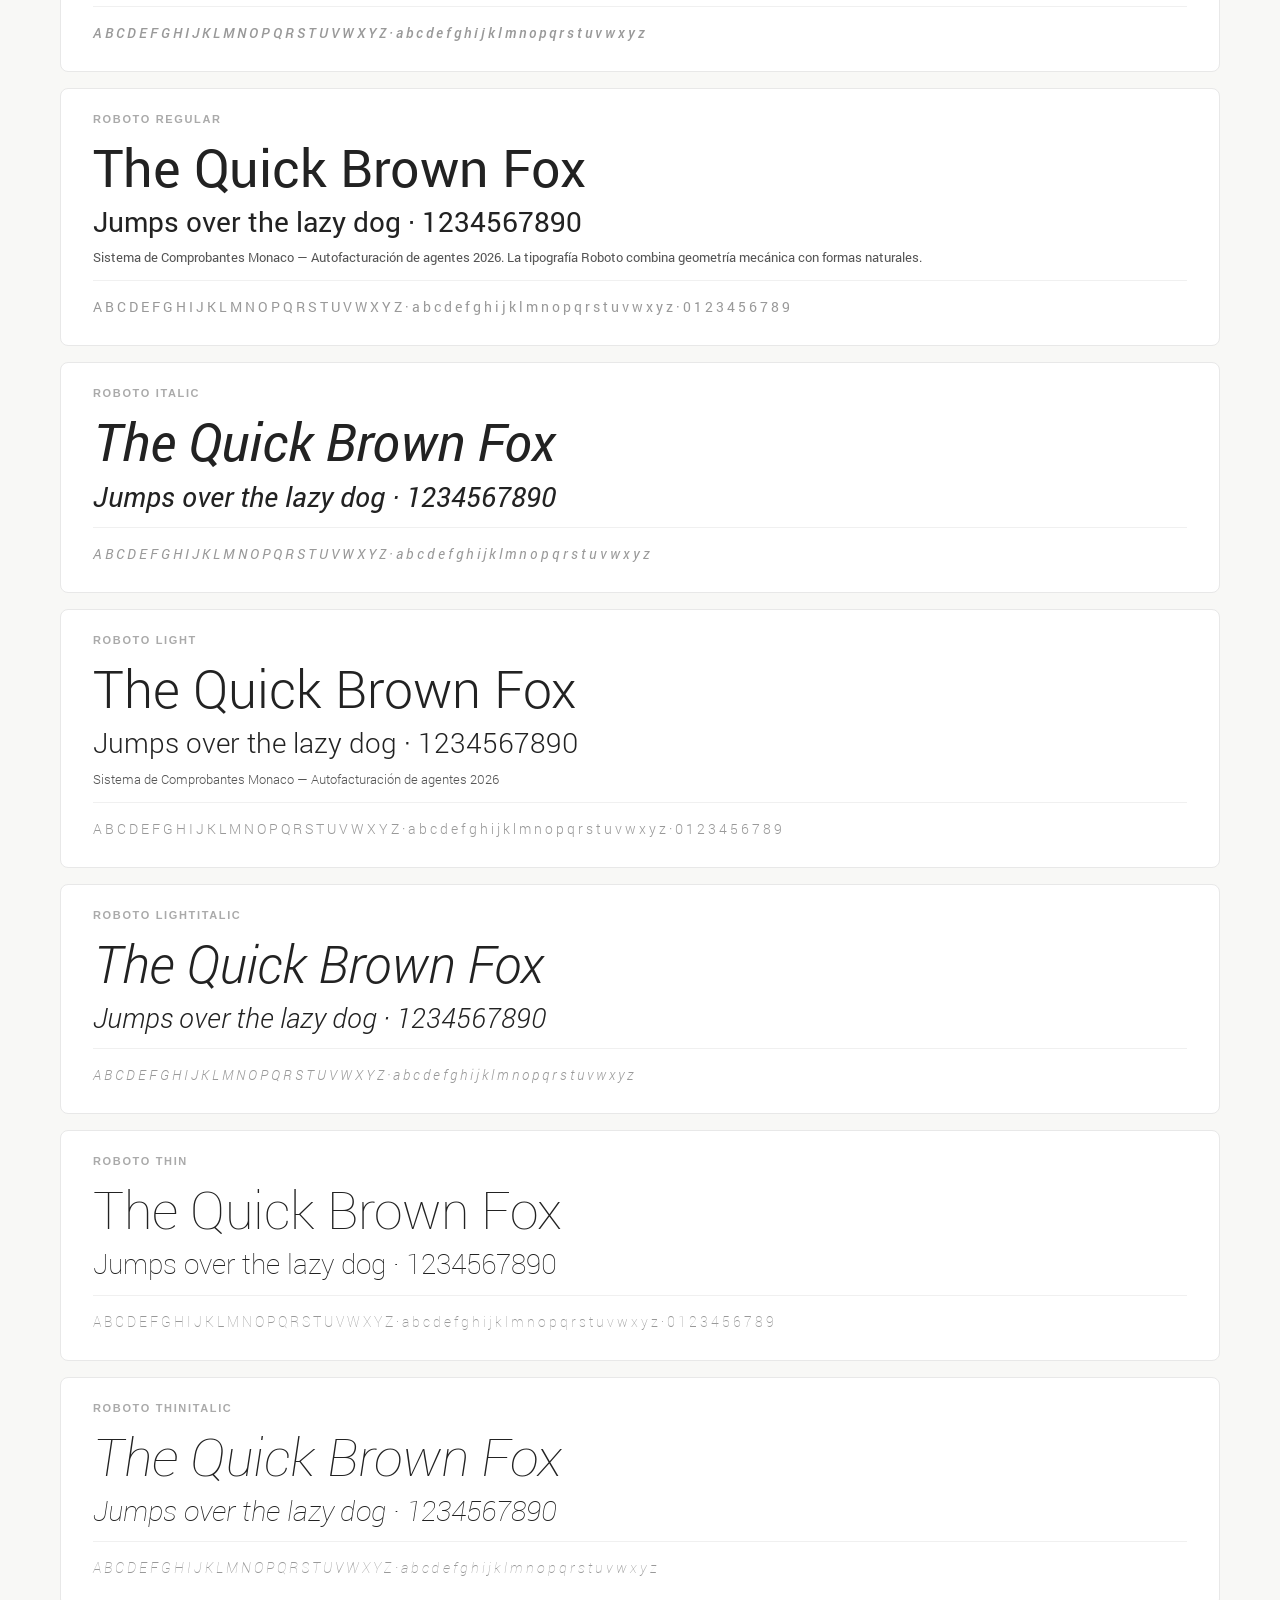
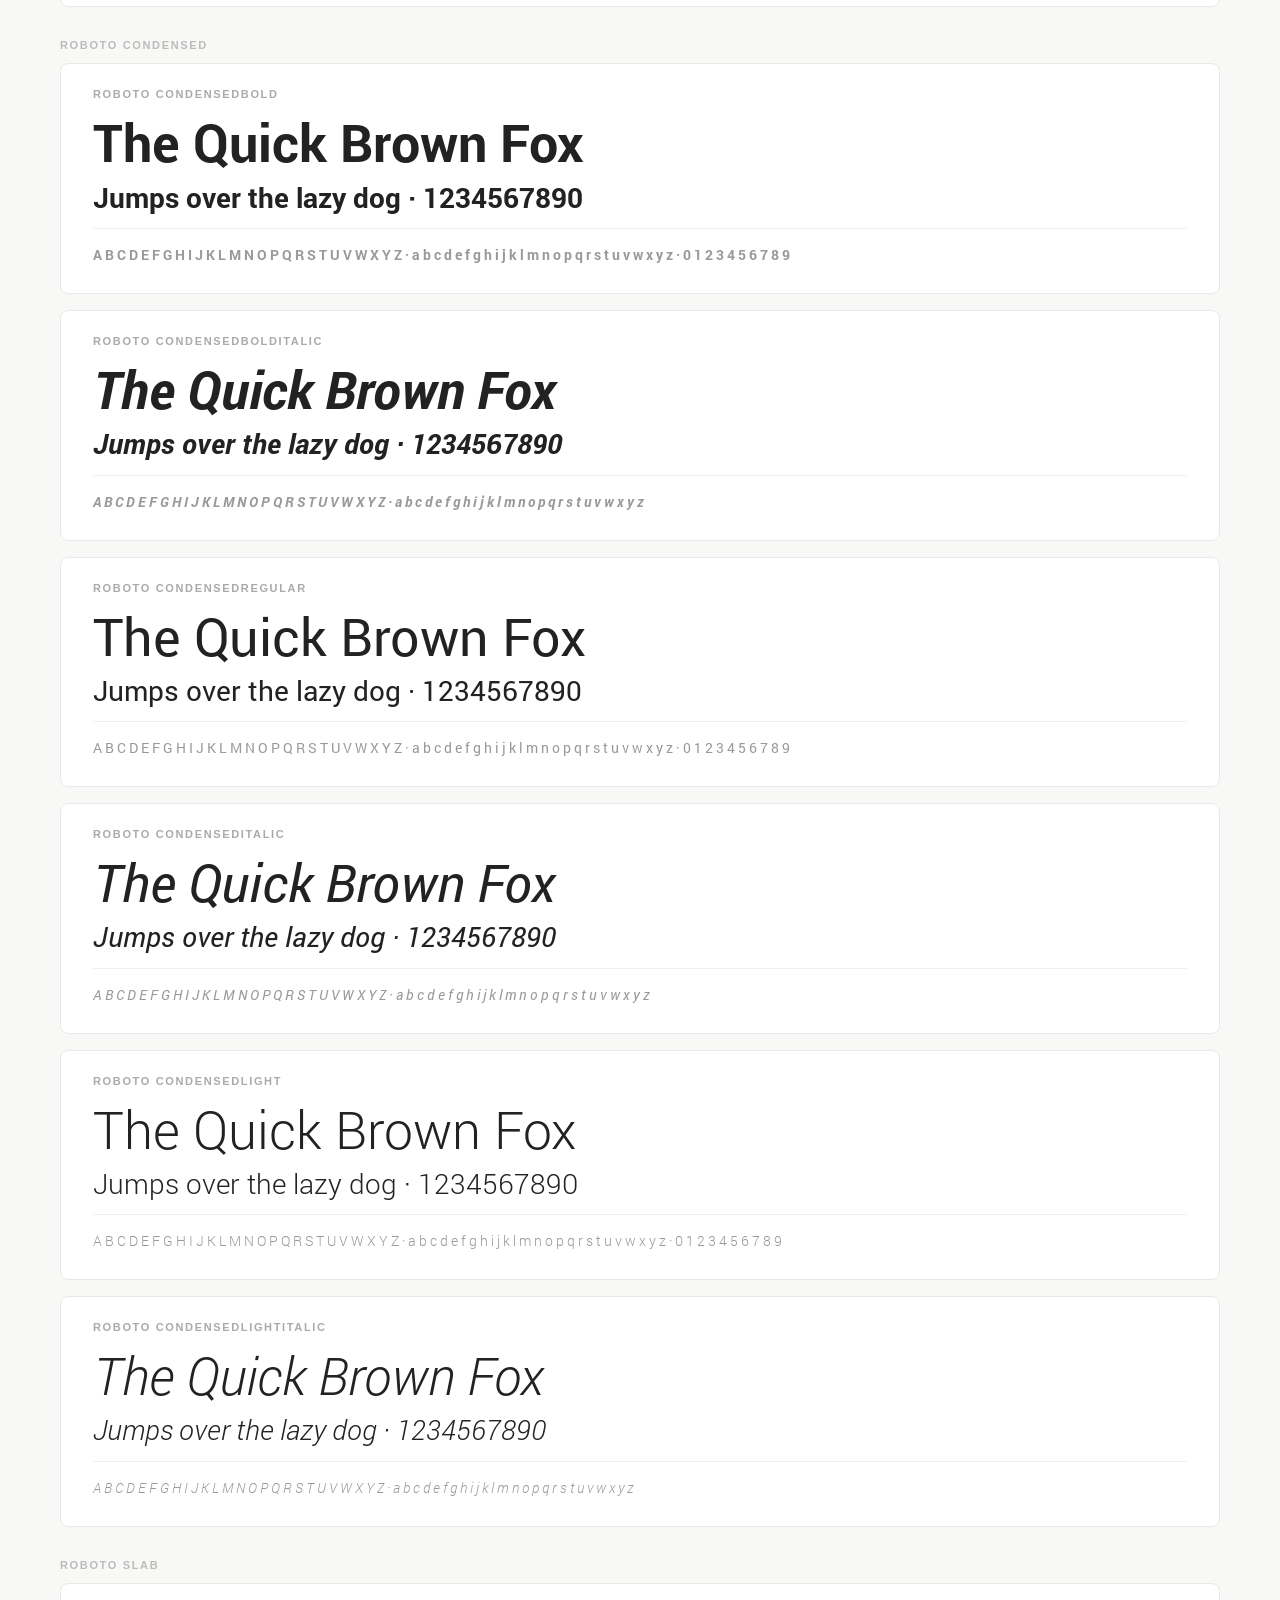
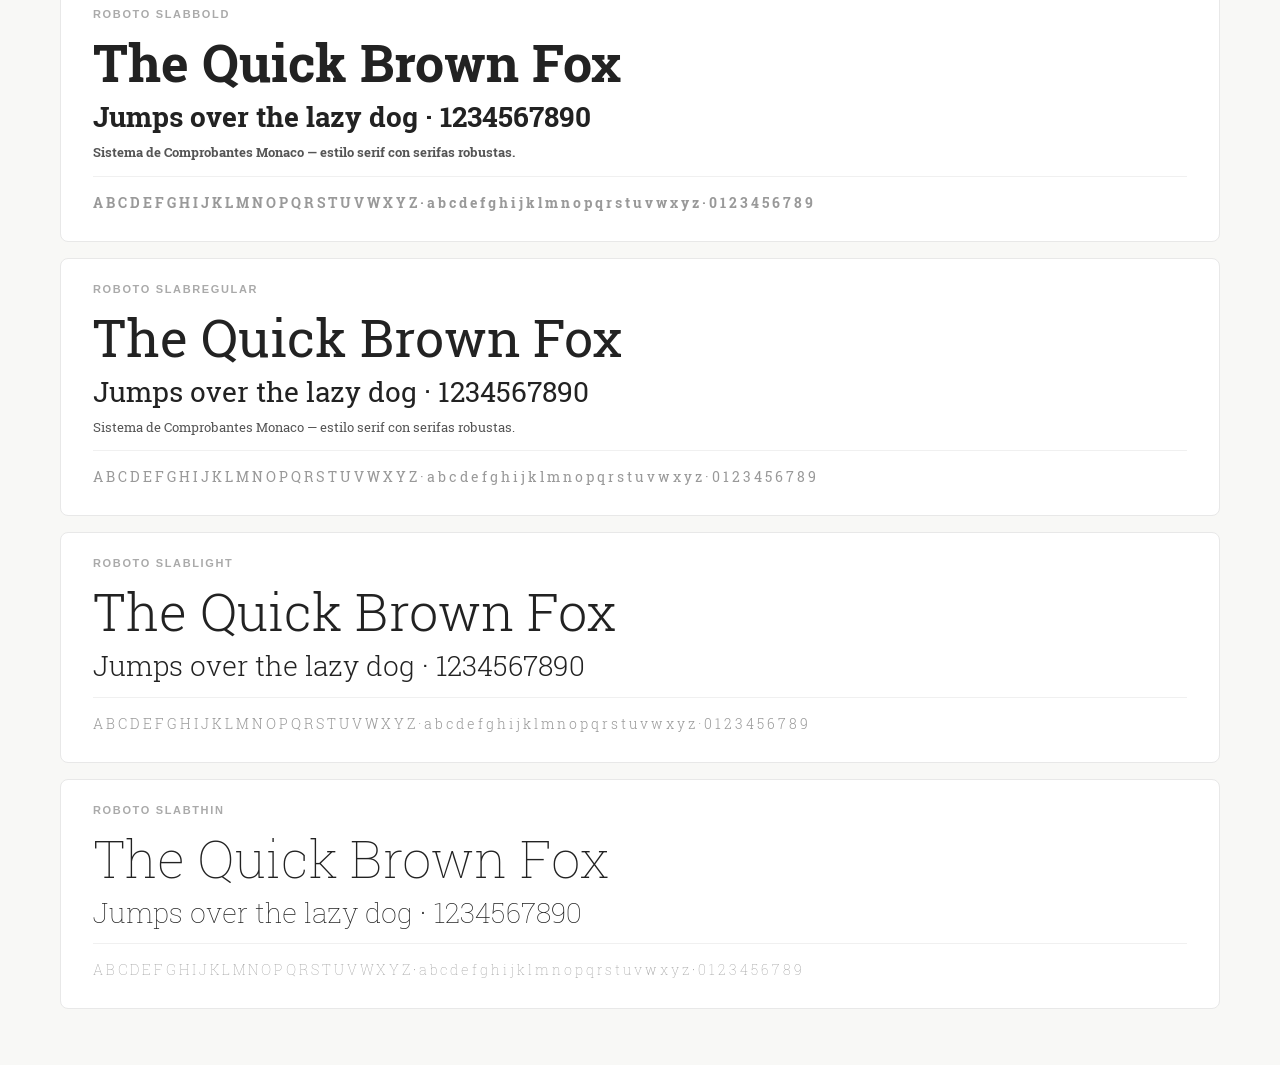
<file: fonts/Roboto/demo.html>
<!DOCTYPE html>
<html lang="es">
<head>
<meta charset="UTF-8">
<title>Demo · Roboto</title>
<link rel="stylesheet" href="style.css">
<style>
  *{box-sizing:border-box;margin:0;padding:0}
  body{background:#f8f8f6;color:#222;padding:40px 60px;font-family:sans-serif}
  h1{font-size:13px;font-weight:600;letter-spacing:.12em;text-transform:uppercase;color:#888;margin-bottom:8px;border-bottom:1px solid #ddd;padding-bottom:12px}
  .group-title{font-size:11px;font-weight:700;letter-spacing:.15em;text-transform:uppercase;color:#bbb;margin:32px 0 12px}
  .variant{background:#fff;border:1px solid #e8e8e8;border-radius:8px;padding:24px 32px;margin-bottom:16px}
  .variant-name{font-size:11px;font-weight:700;letter-spacing:.15em;text-transform:uppercase;color:#aaa;margin-bottom:14px}
  .sample-xl{font-size:52px;line-height:1.1;margin-bottom:8px}
  .sample-lg{font-size:28px;line-height:1.3;margin-bottom:6px}
  .sample-md{font-size:18px;line-height:1.6;margin-bottom:6px}
  .sample-sm{font-size:13px;line-height:1.7;color:#555}
  .alpha{font-size:14px;line-height:2;color:#999;border-top:1px solid #f0f0f0;margin-top:12px;padding-top:12px}
</style>
</head>
<body>

<h1>Roboto — Font Demo</h1>

<!-- ── ROBOTO ── -->
<div class="group-title">Roboto</div>

<div class="variant">
  <div class="variant-name">Roboto Black</div>
  <div class="sample-xl" style="font-family:'Roboto Black'">The Quick Brown Fox</div>
  <div class="sample-lg" style="font-family:'Roboto Black'">Jumps over the lazy dog · 1234567890</div>
  <div class="sample-sm" style="font-family:'Roboto Black'">Sistema de Comprobantes Monaco — Autofacturación de agentes 2026</div>
  <div class="alpha" style="font-family:'Roboto Black'">A B C D E F G H I J K L M N O P Q R S T U V W X Y Z · a b c d e f g h i j k l m n o p q r s t u v w x y z · 0 1 2 3 4 5 6 7 8 9</div>
</div>

<div class="variant">
  <div class="variant-name">Roboto BlackItalic</div>
  <div class="sample-xl" style="font-family:'Roboto BlackItalic'">The Quick Brown Fox</div>
  <div class="sample-lg" style="font-family:'Roboto BlackItalic'">Jumps over the lazy dog · 1234567890</div>
  <div class="alpha" style="font-family:'Roboto BlackItalic'">A B C D E F G H I J K L M N O P Q R S T U V W X Y Z · a b c d e f g h i j k l m n o p q r s t u v w x y z</div>
</div>

<div class="variant">
  <div class="variant-name">Roboto Bold</div>
  <div class="sample-xl" style="font-family:'Roboto Bold'">The Quick Brown Fox</div>
  <div class="sample-lg" style="font-family:'Roboto Bold'">Jumps over the lazy dog · 1234567890</div>
  <div class="sample-sm" style="font-family:'Roboto Bold'">Sistema de Comprobantes Monaco — Autofacturación de agentes 2026</div>
  <div class="alpha" style="font-family:'Roboto Bold'">A B C D E F G H I J K L M N O P Q R S T U V W X Y Z · a b c d e f g h i j k l m n o p q r s t u v w x y z · 0 1 2 3 4 5 6 7 8 9</div>
</div>

<div class="variant">
  <div class="variant-name">Roboto BoldItalic</div>
  <div class="sample-xl" style="font-family:'Roboto BoldItalic'">The Quick Brown Fox</div>
  <div class="sample-lg" style="font-family:'Roboto BoldItalic'">Jumps over the lazy dog · 1234567890</div>
  <div class="alpha" style="font-family:'Roboto BoldItalic'">A B C D E F G H I J K L M N O P Q R S T U V W X Y Z · a b c d e f g h i j k l m n o p q r s t u v w x y z</div>
</div>

<div class="variant">
  <div class="variant-name">Roboto Medium</div>
  <div class="sample-xl" style="font-family:'Roboto Medium'">The Quick Brown Fox</div>
  <div class="sample-lg" style="font-family:'Roboto Medium'">Jumps over the lazy dog · 1234567890</div>
  <div class="sample-sm" style="font-family:'Roboto Medium'">Sistema de Comprobantes Monaco — Autofacturación de agentes 2026</div>
  <div class="alpha" style="font-family:'Roboto Medium'">A B C D E F G H I J K L M N O P Q R S T U V W X Y Z · a b c d e f g h i j k l m n o p q r s t u v w x y z · 0 1 2 3 4 5 6 7 8 9</div>
</div>

<div class="variant">
  <div class="variant-name">Roboto MediumItalic</div>
  <div class="sample-xl" style="font-family:'Roboto MediumItalic'">The Quick Brown Fox</div>
  <div class="sample-lg" style="font-family:'Roboto MediumItalic'">Jumps over the lazy dog · 1234567890</div>
  <div class="alpha" style="font-family:'Roboto MediumItalic'">A B C D E F G H I J K L M N O P Q R S T U V W X Y Z · a b c d e f g h i j k l m n o p q r s t u v w x y z</div>
</div>

<div class="variant">
  <div class="variant-name">Roboto Regular</div>
  <div class="sample-xl" style="font-family:'Roboto Regular'">The Quick Brown Fox</div>
  <div class="sample-lg" style="font-family:'Roboto Regular'">Jumps over the lazy dog · 1234567890</div>
  <div class="sample-sm" style="font-family:'Roboto Regular'">Sistema de Comprobantes Monaco — Autofacturación de agentes 2026. La tipografía Roboto combina geometría mecánica con formas naturales.</div>
  <div class="alpha" style="font-family:'Roboto Regular'">A B C D E F G H I J K L M N O P Q R S T U V W X Y Z · a b c d e f g h i j k l m n o p q r s t u v w x y z · 0 1 2 3 4 5 6 7 8 9</div>
</div>

<div class="variant">
  <div class="variant-name">Roboto Italic</div>
  <div class="sample-xl" style="font-family:'Roboto Italic'">The Quick Brown Fox</div>
  <div class="sample-lg" style="font-family:'Roboto Italic'">Jumps over the lazy dog · 1234567890</div>
  <div class="alpha" style="font-family:'Roboto Italic'">A B C D E F G H I J K L M N O P Q R S T U V W X Y Z · a b c d e f g h i j k l m n o p q r s t u v w x y z</div>
</div>

<div class="variant">
  <div class="variant-name">Roboto Light</div>
  <div class="sample-xl" style="font-family:'Roboto Light'">The Quick Brown Fox</div>
  <div class="sample-lg" style="font-family:'Roboto Light'">Jumps over the lazy dog · 1234567890</div>
  <div class="sample-sm" style="font-family:'Roboto Light'">Sistema de Comprobantes Monaco — Autofacturación de agentes 2026</div>
  <div class="alpha" style="font-family:'Roboto Light'">A B C D E F G H I J K L M N O P Q R S T U V W X Y Z · a b c d e f g h i j k l m n o p q r s t u v w x y z · 0 1 2 3 4 5 6 7 8 9</div>
</div>

<div class="variant">
  <div class="variant-name">Roboto LightItalic</div>
  <div class="sample-xl" style="font-family:'Roboto LightItalic'">The Quick Brown Fox</div>
  <div class="sample-lg" style="font-family:'Roboto LightItalic'">Jumps over the lazy dog · 1234567890</div>
  <div class="alpha" style="font-family:'Roboto LightItalic'">A B C D E F G H I J K L M N O P Q R S T U V W X Y Z · a b c d e f g h i j k l m n o p q r s t u v w x y z</div>
</div>

<div class="variant">
  <div class="variant-name">Roboto Thin</div>
  <div class="sample-xl" style="font-family:'Roboto Thin'">The Quick Brown Fox</div>
  <div class="sample-lg" style="font-family:'Roboto Thin'">Jumps over the lazy dog · 1234567890</div>
  <div class="alpha" style="font-family:'Roboto Thin'">A B C D E F G H I J K L M N O P Q R S T U V W X Y Z · a b c d e f g h i j k l m n o p q r s t u v w x y z · 0 1 2 3 4 5 6 7 8 9</div>
</div>

<div class="variant">
  <div class="variant-name">Roboto ThinItalic</div>
  <div class="sample-xl" style="font-family:'Roboto ThinItalic'">The Quick Brown Fox</div>
  <div class="sample-lg" style="font-family:'Roboto ThinItalic'">Jumps over the lazy dog · 1234567890</div>
  <div class="alpha" style="font-family:'Roboto ThinItalic'">A B C D E F G H I J K L M N O P Q R S T U V W X Y Z · a b c d e f g h i j k l m n o p q r s t u v w x y z</div>
</div>

<!-- ── ROBOTO CONDENSED ── -->
<div class="group-title">Roboto Condensed</div>

<div class="variant">
  <div class="variant-name">Roboto CondensedBold</div>
  <div class="sample-xl" style="font-family:'Roboto CondensedBold'">The Quick Brown Fox</div>
  <div class="sample-lg" style="font-family:'Roboto CondensedBold'">Jumps over the lazy dog · 1234567890</div>
  <div class="alpha" style="font-family:'Roboto CondensedBold'">A B C D E F G H I J K L M N O P Q R S T U V W X Y Z · a b c d e f g h i j k l m n o p q r s t u v w x y z · 0 1 2 3 4 5 6 7 8 9</div>
</div>

<div class="variant">
  <div class="variant-name">Roboto CondensedBoldItalic</div>
  <div class="sample-xl" style="font-family:'Roboto CondensedBoldItalic'">The Quick Brown Fox</div>
  <div class="sample-lg" style="font-family:'Roboto CondensedBoldItalic'">Jumps over the lazy dog · 1234567890</div>
  <div class="alpha" style="font-family:'Roboto CondensedBoldItalic'">A B C D E F G H I J K L M N O P Q R S T U V W X Y Z · a b c d e f g h i j k l m n o p q r s t u v w x y z</div>
</div>

<div class="variant">
  <div class="variant-name">Roboto CondensedRegular</div>
  <div class="sample-xl" style="font-family:'Roboto CondensedRegular'">The Quick Brown Fox</div>
  <div class="sample-lg" style="font-family:'Roboto CondensedRegular'">Jumps over the lazy dog · 1234567890</div>
  <div class="alpha" style="font-family:'Roboto CondensedRegular'">A B C D E F G H I J K L M N O P Q R S T U V W X Y Z · a b c d e f g h i j k l m n o p q r s t u v w x y z · 0 1 2 3 4 5 6 7 8 9</div>
</div>

<div class="variant">
  <div class="variant-name">Roboto CondensedItalic</div>
  <div class="sample-xl" style="font-family:'Roboto CondensedItalic'">The Quick Brown Fox</div>
  <div class="sample-lg" style="font-family:'Roboto CondensedItalic'">Jumps over the lazy dog · 1234567890</div>
  <div class="alpha" style="font-family:'Roboto CondensedItalic'">A B C D E F G H I J K L M N O P Q R S T U V W X Y Z · a b c d e f g h i j k l m n o p q r s t u v w x y z</div>
</div>

<div class="variant">
  <div class="variant-name">Roboto CondensedLight</div>
  <div class="sample-xl" style="font-family:'Roboto CondensedLight'">The Quick Brown Fox</div>
  <div class="sample-lg" style="font-family:'Roboto CondensedLight'">Jumps over the lazy dog · 1234567890</div>
  <div class="alpha" style="font-family:'Roboto CondensedLight'">A B C D E F G H I J K L M N O P Q R S T U V W X Y Z · a b c d e f g h i j k l m n o p q r s t u v w x y z · 0 1 2 3 4 5 6 7 8 9</div>
</div>

<div class="variant">
  <div class="variant-name">Roboto CondensedLightItalic</div>
  <div class="sample-xl" style="font-family:'Roboto CondensedLightItalic'">The Quick Brown Fox</div>
  <div class="sample-lg" style="font-family:'Roboto CondensedLightItalic'">Jumps over the lazy dog · 1234567890</div>
  <div class="alpha" style="font-family:'Roboto CondensedLightItalic'">A B C D E F G H I J K L M N O P Q R S T U V W X Y Z · a b c d e f g h i j k l m n o p q r s t u v w x y z</div>
</div>

<!-- ── ROBOTO SLAB ── -->
<div class="group-title">Roboto Slab</div>

<div class="variant">
  <div class="variant-name">Roboto SlabBold</div>
  <div class="sample-xl" style="font-family:'Roboto SlabBold'">The Quick Brown Fox</div>
  <div class="sample-lg" style="font-family:'Roboto SlabBold'">Jumps over the lazy dog · 1234567890</div>
  <div class="sample-sm" style="font-family:'Roboto SlabBold'">Sistema de Comprobantes Monaco — estilo serif con serifas robustas.</div>
  <div class="alpha" style="font-family:'Roboto SlabBold'">A B C D E F G H I J K L M N O P Q R S T U V W X Y Z · a b c d e f g h i j k l m n o p q r s t u v w x y z · 0 1 2 3 4 5 6 7 8 9</div>
</div>

<div class="variant">
  <div class="variant-name">Roboto SlabRegular</div>
  <div class="sample-xl" style="font-family:'Roboto SlabRegular'">The Quick Brown Fox</div>
  <div class="sample-lg" style="font-family:'Roboto SlabRegular'">Jumps over the lazy dog · 1234567890</div>
  <div class="sample-sm" style="font-family:'Roboto SlabRegular'">Sistema de Comprobantes Monaco — estilo serif con serifas robustas.</div>
  <div class="alpha" style="font-family:'Roboto SlabRegular'">A B C D E F G H I J K L M N O P Q R S T U V W X Y Z · a b c d e f g h i j k l m n o p q r s t u v w x y z · 0 1 2 3 4 5 6 7 8 9</div>
</div>

<div class="variant">
  <div class="variant-name">Roboto SlabLight</div>
  <div class="sample-xl" style="font-family:'Roboto SlabLight'">The Quick Brown Fox</div>
  <div class="sample-lg" style="font-family:'Roboto SlabLight'">Jumps over the lazy dog · 1234567890</div>
  <div class="alpha" style="font-family:'Roboto SlabLight'">A B C D E F G H I J K L M N O P Q R S T U V W X Y Z · a b c d e f g h i j k l m n o p q r s t u v w x y z · 0 1 2 3 4 5 6 7 8 9</div>
</div>

<div class="variant">
  <div class="variant-name">Roboto SlabThin</div>
  <div class="sample-xl" style="font-family:'Roboto SlabThin'">The Quick Brown Fox</div>
  <div class="sample-lg" style="font-family:'Roboto SlabThin'">Jumps over the lazy dog · 1234567890</div>
  <div class="alpha" style="font-family:'Roboto SlabThin'">A B C D E F G H I J K L M N O P Q R S T U V W X Y Z · a b c d e f g h i j k l m n o p q r s t u v w x y z · 0 1 2 3 4 5 6 7 8 9</div>
</div>

</body>
</html>
</file>
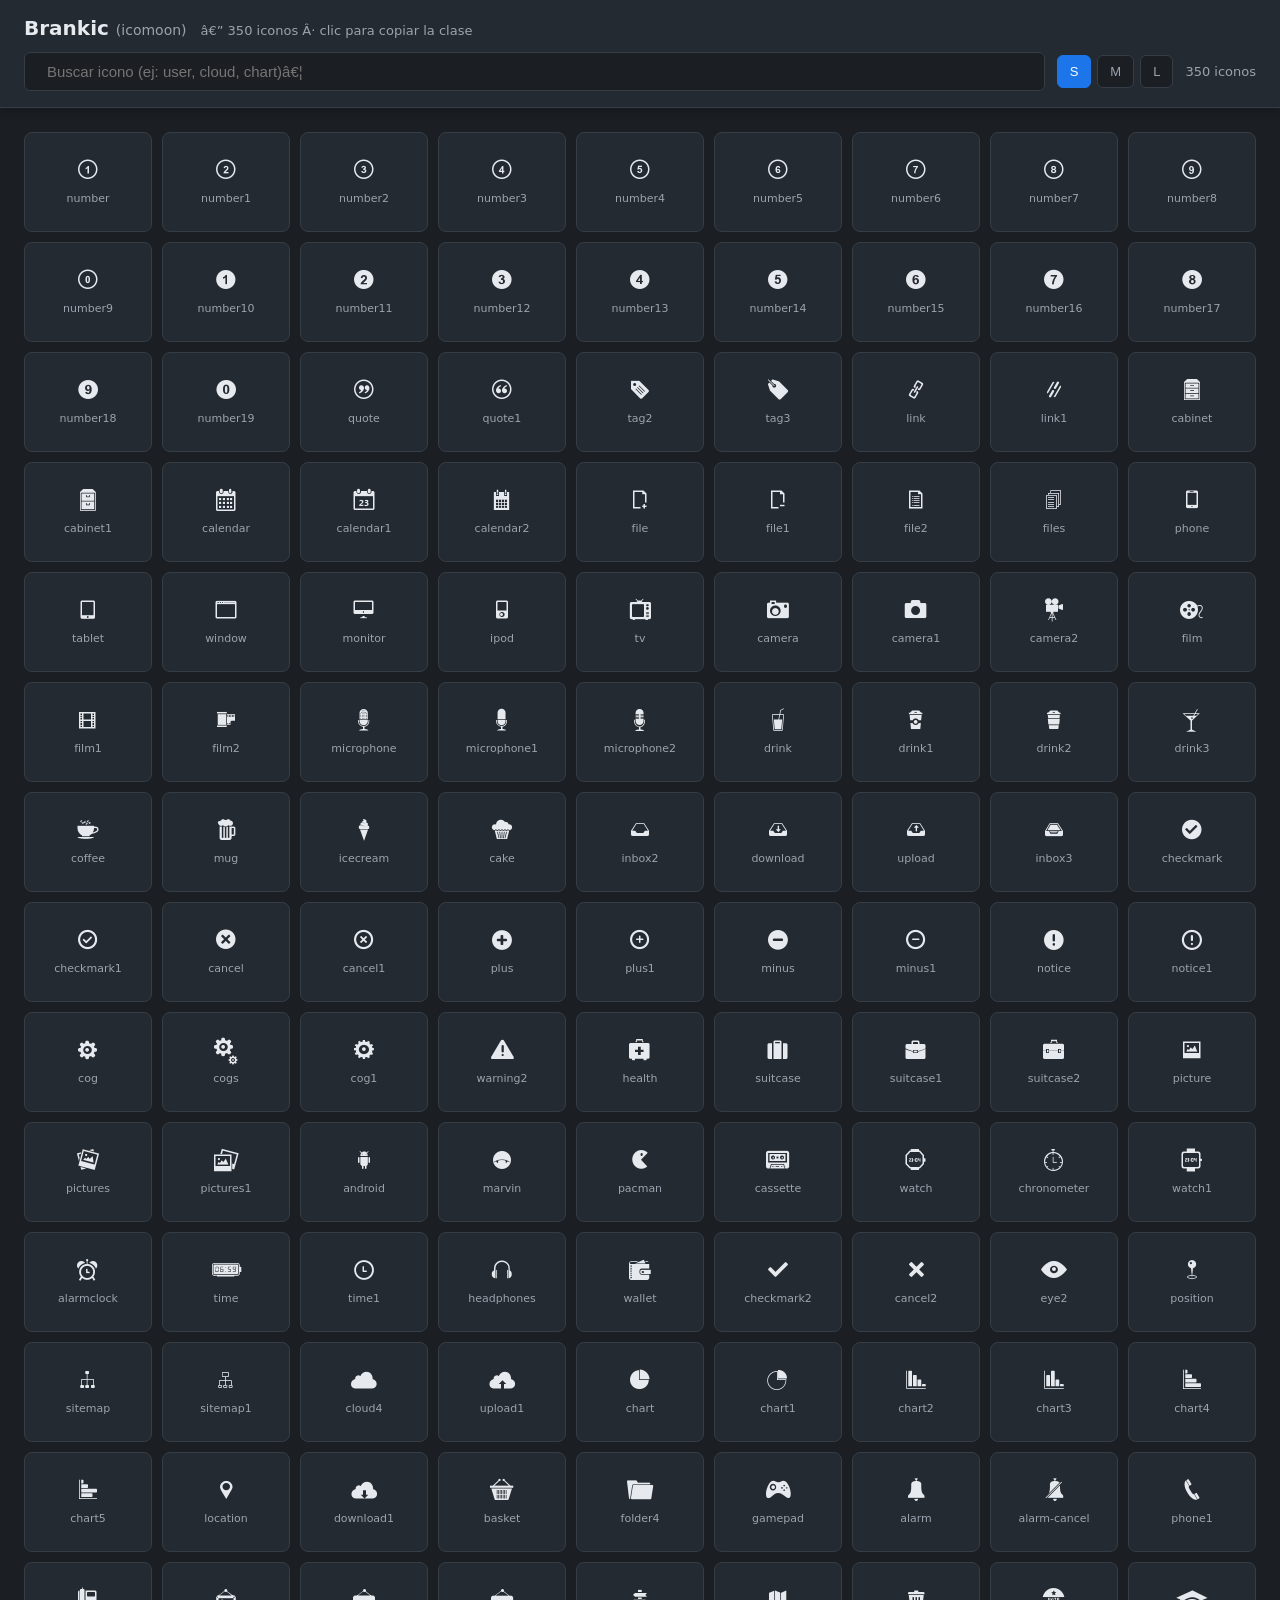
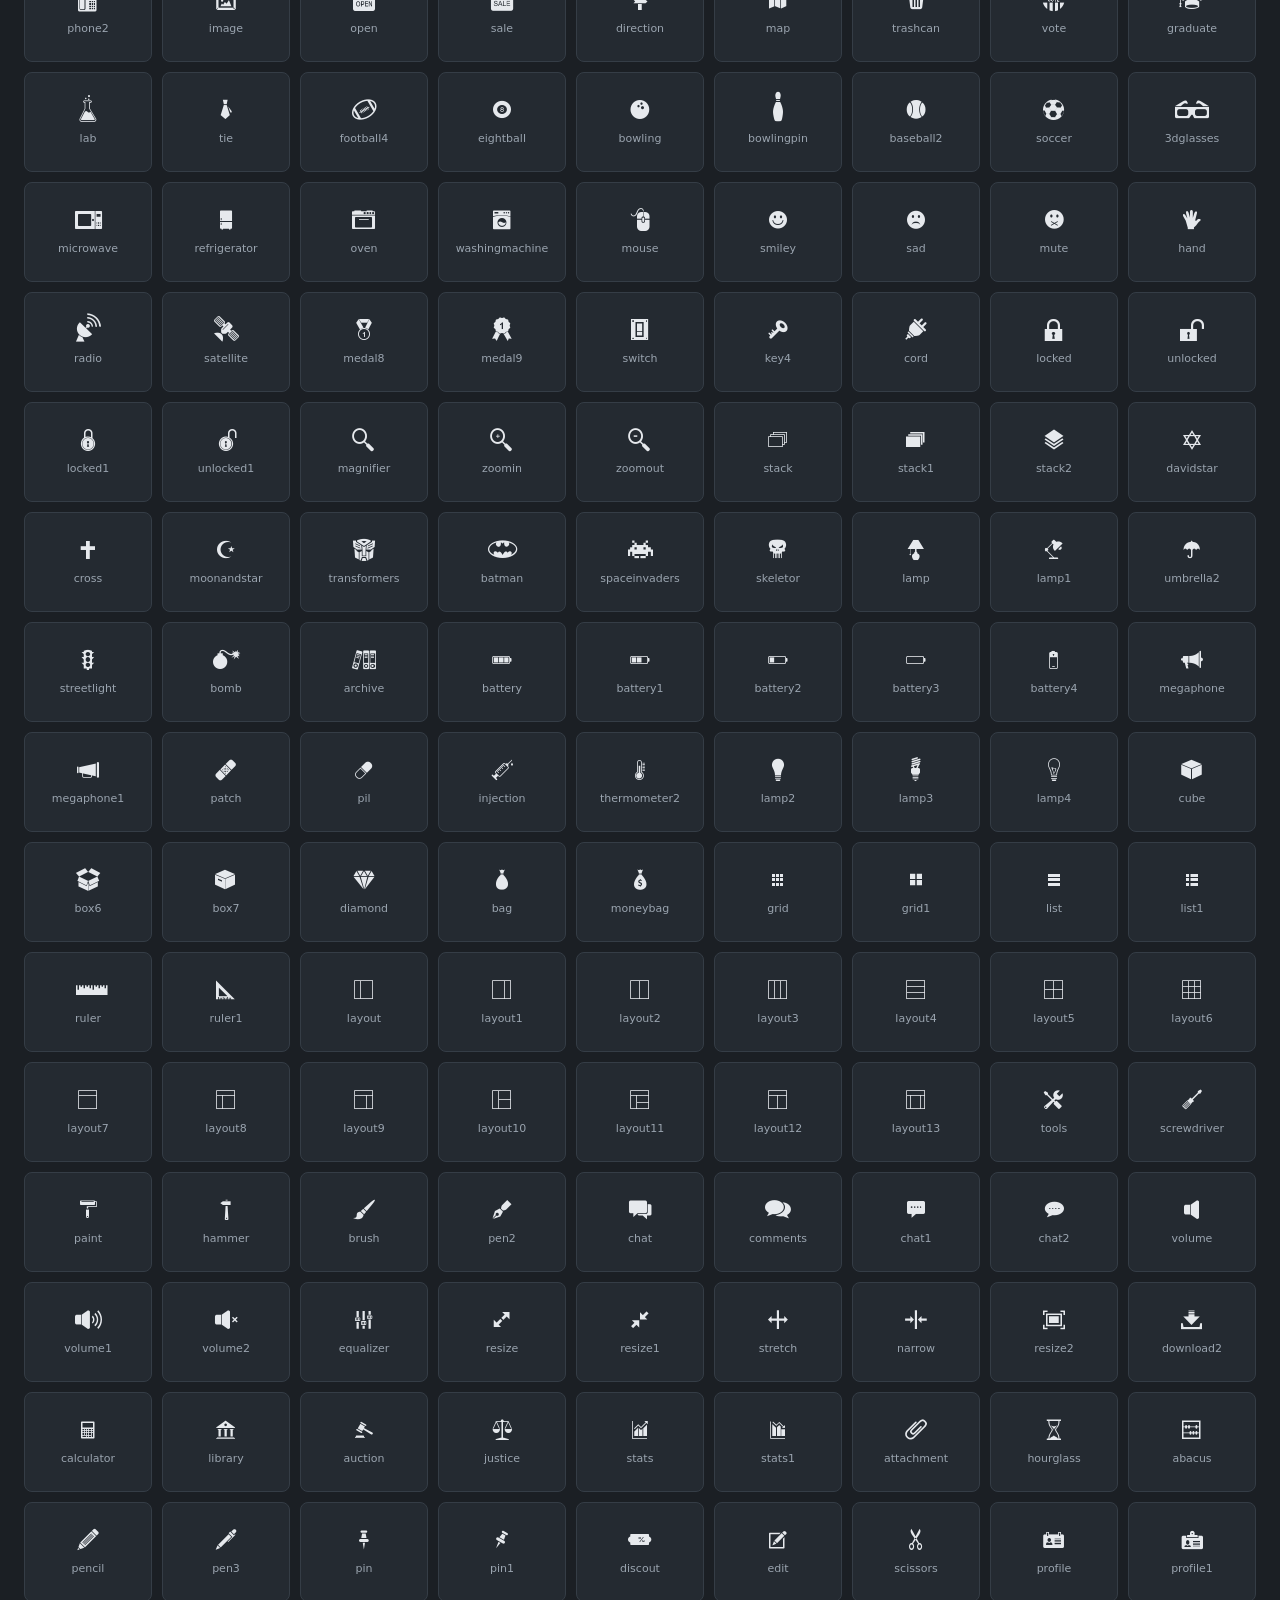
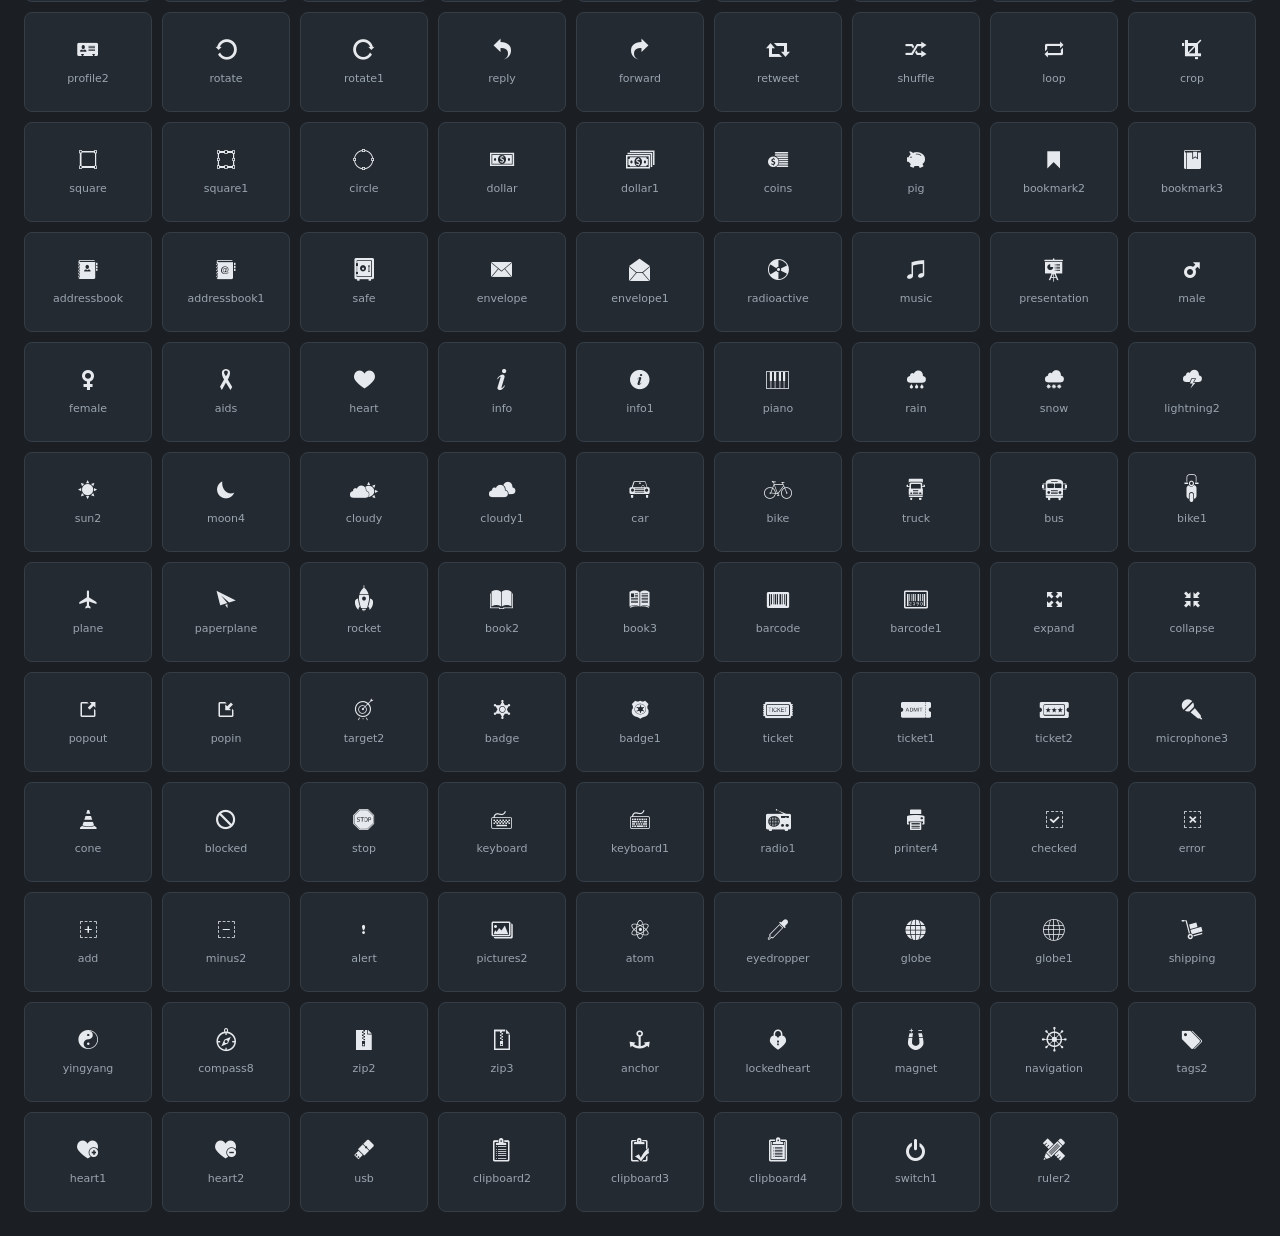
<file: icons/Brankic/demo.html>
﻿<!DOCTYPE html>
<html lang="es">
<head>
<meta charset="UTF-8">
<meta name="viewport" content="width=device-width, initial-scale=1.0">
<title>Brankic (icomoon) â€” Demo de iconos</title>
<link rel="stylesheet" href="style.css">
<style>
  :root {
    --bg: #1b1f24;
    --panel: #242a31;
    --panel-hover: #2e353d;
    --text: #e6e9ed;
    --muted: #9aa4af;
    --accent: #1c76ea;
    --border: #353d46;
    --ok: #14a075;
  }
  * { box-sizing: border-box; }
  body {
    margin: 0;
    background: var(--bg);
    color: var(--text);
    font-family: "Segoe UI", Roboto, system-ui, sans-serif;
  }
  header {
    position: sticky;
    top: 0;
    z-index: 10;
    background: var(--panel);
    border-bottom: 1px solid var(--border);
    padding: 16px 24px;
    box-shadow: 0 2px 10px rgba(0,0,0,.3);
  }
  h1 {
    margin: 0 0 12px;
    font-size: 20px;
    font-weight: 600;
  }
  h1 small { color: var(--muted); font-weight: 400; font-size: 13px; }
  .controls {
    display: flex;
    flex-wrap: wrap;
    gap: 12px;
    align-items: center;
  }
  .search {
    flex: 1 1 260px;
    display: flex;
    align-items: center;
    background: var(--bg);
    border: 1px solid var(--border);
    border-radius: 6px;
    padding: 0 12px;
  }
  .search .ico-prefix { color: var(--muted); font-size: 16px; }
  .search input {
    flex: 1;
    background: transparent;
    border: 0;
    outline: none;
    color: var(--text);
    font-size: 15px;
    padding: 10px 10px;
  }
  .sizes { display: flex; gap: 6px; }
  .sizes button {
    background: var(--bg);
    color: var(--muted);
    border: 1px solid var(--border);
    border-radius: 6px;
    padding: 8px 12px;
    cursor: pointer;
    font-size: 13px;
  }
  .sizes button.active { background: var(--accent); color: #fff; border-color: var(--accent); }
  .count { color: var(--muted); font-size: 13px; margin-left: auto; }

  .grid {
    display: grid;
    grid-template-columns: repeat(auto-fill, minmax(120px, 1fr));
    gap: 10px;
    padding: 24px;
  }
  .cell {
    display: flex;
    flex-direction: column;
    align-items: center;
    justify-content: center;
    gap: 10px;
    padding: 18px 8px;
    background: var(--panel);
    border: 1px solid var(--border);
    border-radius: 8px;
    cursor: pointer;
    transition: transform .08s, background .15s, border-color .15s;
    text-align: center;
    min-height: 100px;
  }
  .cell:hover { background: var(--panel-hover); border-color: var(--accent); transform: translateY(-2px); }
  .cell [class^="icon-"] { color: var(--text); transition: transform .15s; }
  .cell:hover [class^="icon-"] { transform: scale(1.1); }
  .cell .name {
    font-size: 11px;
    color: var(--muted);
    word-break: break-word;
    line-height: 1.3;
  }
  .cell.copied { border-color: var(--ok); }
  .cell.copied .name { color: var(--ok); }

  /* tamaÃ±os de icono conmutables */
  .grid[data-size="1"] [class^="icon-"] { font-size: 24px; }
  .grid[data-size="2"] [class^="icon-"] { font-size: 36px; }
  .grid[data-size="3"] [class^="icon-"] { font-size: 52px; }

  .empty { padding: 60px; text-align: center; color: var(--muted); grid-column: 1/-1; }

  #toast {
    position: fixed;
    bottom: 24px;
    left: 50%;
    transform: translateX(-50%) translateY(20px);
    background: var(--ok);
    color: #fff;
    padding: 10px 18px;
    border-radius: 6px;
    font-size: 14px;
    opacity: 0;
    pointer-events: none;
    transition: opacity .2s, transform .2s;
    box-shadow: 0 4px 16px rgba(0,0,0,.4);
  }
  #toast.show { opacity: 1; transform: translateX(-50%) translateY(0); }
</style>
</head>
<body>
<header>
  <h1>Brankic <span style="font-weight:400;color:var(--muted);font-size:14px;">(icomoon)</span> &nbsp;<small>â€” <span id="total">0</span> iconos Â· clic para copiar la clase</small></h1>
  <div class="controls">
    <label class="search">
      <span class="icon-search ico-prefix"></span>
      <input type="text" id="buscar" placeholder="Buscar icono (ej: user, cloud, chart)â€¦" autofocus>
    </label>
    <div class="sizes" id="sizes">
      <button data-size="1" class="active">S</button>
      <button data-size="2">M</button>
      <button data-size="3">L</button>
    </div>
    <span class="count" id="contador"></span>
  </div>
</header>

<div class="grid" id="grid" data-size="1"></div>
<div id="toast">Copiado</div>

<script>
// Lista completa de iconos extraÃ­da de style.css (Brankic / icomoon, prefijo icon-)
var ICONS = ["number","number1","number2","number3","number4","number5","number6","number7","number8","number9","number10","number11","number12","number13","number14","number15","number16","number17","number18","number19","quote","quote1","tag2","tag3","link","link1","cabinet","cabinet1","calendar","calendar1","calendar2","file","file1","file2","files","phone","tablet","window","monitor","ipod","tv","camera","camera1","camera2","film","film1","film2","microphone","microphone1","microphone2","drink","drink1","drink2","drink3","coffee","mug","icecream","cake","inbox2","download","upload","inbox3","checkmark","checkmark1","cancel","cancel1","plus","plus1","minus","minus1","notice","notice1","cog","cogs","cog1","warning2","health","suitcase","suitcase1","suitcase2","picture","pictures","pictures1","android","marvin","pacman","cassette","watch","chronometer","watch1","alarmclock","time","time1","headphones","wallet","checkmark2","cancel2","eye2","position","sitemap","sitemap1","cloud4","upload1","chart","chart1","chart2","chart3","chart4","chart5","location","download1","basket","folder4","gamepad","alarm","alarm-cancel","phone1","phone2","image","open","sale","direction","map","trashcan","vote","graduate","lab","tie","football4","eightball","bowling","bowlingpin","baseball2","soccer","3dglasses","microwave","refrigerator","oven","washingmachine","mouse","smiley","sad","mute","hand","radio","satellite","medal8","medal9","switch","key4","cord","locked","unlocked","locked1","unlocked1","magnifier","zoomin","zoomout","stack","stack1","stack2","davidstar","cross","moonandstar","transformers","batman","spaceinvaders","skeletor","lamp","lamp1","umbrella2","streetlight","bomb","archive","battery","battery1","battery2","battery3","battery4","megaphone","megaphone1","patch","pil","injection","thermometer2","lamp2","lamp3","lamp4","cube","box6","box7","diamond","bag","moneybag","grid","grid1","list","list1","ruler","ruler1","layout","layout1","layout2","layout3","layout4","layout5","layout6","layout7","layout8","layout9","layout10","layout11","layout12","layout13","tools","screwdriver","paint","hammer","brush","pen2","chat","comments","chat1","chat2","volume","volume1","volume2","equalizer","resize","resize1","stretch","narrow","resize2","download2","calculator","library","auction","justice","stats","stats1","attachment","hourglass","abacus","pencil","pen3","pin","pin1","discout","edit","scissors","profile","profile1","profile2","rotate","rotate1","reply","forward","retweet","shuffle","loop","crop","square","square1","circle","dollar","dollar1","coins","pig","bookmark2","bookmark3","addressbook","addressbook1","safe","envelope","envelope1","radioactive","music","presentation","male","female","aids","heart","info","info1","piano","rain","snow","lightning2","sun2","moon4","cloudy","cloudy1","car","bike","truck","bus","bike1","plane","paperplane","rocket","book2","book3","barcode","barcode1","expand","collapse","popout","popin","target2","badge","badge1","ticket","ticket1","ticket2","microphone3","cone","blocked","stop","keyboard","keyboard1","radio1","printer4","checked","error","add","minus2","alert","pictures2","atom","eyedropper","globe","globe1","shipping","yingyang","compass8","zip2","zip3","anchor","lockedheart","magnet","navigation","tags2","heart1","heart2","usb","clipboard2","clipboard3","clipboard4","switch1","ruler2"];

var grid = document.getElementById('grid');
var buscar = document.getElementById('buscar');
var contador = document.getElementById('contador');
var toast = document.getElementById('toast');
document.getElementById('total').textContent = ICONS.length;
var toastTimer;

function render(filtro) {
  filtro = (filtro || '').trim().toLowerCase();
  var lista = filtro ? ICONS.filter(function(n){ return n.indexOf(filtro) !== -1; }) : ICONS;
  grid.innerHTML = '';
  if (lista.length === 0) {
    grid.innerHTML = '<div class="empty">Sin resultados para "' + filtro + '"</div>';
    contador.textContent = '0 iconos';
    return;
  }
  var frag = document.createDocumentFragment();
  lista.forEach(function(name){
    var cls = 'icon-' + name;
    var cell = document.createElement('div');
    cell.className = 'cell';
    cell.title = 'Clic para copiar: ' + cls;
    cell.dataset.cls = cls;
    cell.innerHTML = '<span class="' + cls + '"></span><span class="name">' + name + '</span>';
    frag.appendChild(cell);
  });
  grid.appendChild(frag);
  contador.textContent = lista.length + ' iconos';
}

function copiar(texto, cell) {
  function ok() {
    cell.classList.add('copied');
    setTimeout(function(){ cell.classList.remove('copied'); }, 900);
    showToast('Copiado: ' + texto);
  }
  if (navigator.clipboard && navigator.clipboard.writeText) {
    navigator.clipboard.writeText(texto).then(ok, function(){ fallback(texto); ok(); });
  } else {
    fallback(texto); ok();
  }
}
function fallback(texto) {
  var ta = document.createElement('textarea');
  ta.value = texto; ta.style.position = 'fixed'; ta.style.opacity = '0';
  document.body.appendChild(ta); ta.select();
  try { document.execCommand('copy'); } catch (e) {}
  document.body.removeChild(ta);
}
function showToast(msg) {
  toast.textContent = msg;
  toast.classList.add('show');
  clearTimeout(toastTimer);
  toastTimer = setTimeout(function(){ toast.classList.remove('show'); }, 1400);
}

grid.addEventListener('click', function(e){
  var cell = e.target.closest('.cell');
  if (!cell) return;
  copiar(cell.dataset.cls, cell);
});

buscar.addEventListener('input', function(){ render(this.value); });

document.getElementById('sizes').addEventListener('click', function(e){
  var btn = e.target.closest('button');
  if (!btn) return;
  this.querySelectorAll('button').forEach(function(b){ b.classList.remove('active'); });
  btn.classList.add('active');
  grid.dataset.size = btn.dataset.size;
});

render('');
</script>
</body>
</html>
</file>
<file: css/style.css>
﻿/* ══════════════════════════════════════════════════════
   SDCM — style.css  |  Mockup
   ══════════════════════════════════════════════════════ */

/* ── 1. VARIABLES ────────────────────────────────────── */
:root{
  --kas:#4b4bbb; --kas-d:#33338a; --kas-l:#ececff; --kas-ll:#f4f5fb;
  --ok:#166534;  --ok-l:#dcfce7; --kas-yellow:#F9CB00; --kas-yellow-hover:#e7be05;
  --warn:#991b1b; --warn-l:#fee2e2;
  --amber:#92400e; --amber-l:#fef3c7;
  --blue:#1e40af; --blue-l:#dbeafe;
  --muted:#64748b; --muted-black:#4d5868; --border:#e2e8f0; --panel:#fff; --text:#1e293b;
  --text-title:#444444; --grid-header:#444444;
  --border-nav:#c7d2ff;
  --sb-w:280px;
}

/* ── 2. RESET / BASE ─────────────────────────────────── */
*{box-sizing:border-box;margin:0;padding:0;}
body{font-family:'Poppins Regular',sans-serif;background:var(--kas-ll);color:var(--text);font-size:13px;display:flex;min-height:100vh;padding-top:62px;}

/* ── 3. LAYOUT ───────────────────────────────────────── */
.main{flex:1;display:flex;flex-direction:column;min-width:0;}
.content{padding:20px 24px;flex:1;}
.view{display:none;}
.view.active{display:block;}

/* ── 4. SIDEBAR ──────────────────────────────────────── */
.sb{width:var(--sb-w);background:#fff;color:var(--text);display:flex;flex-direction:column;position:sticky;top:62px;height:calc(100vh - 62px);overflow-y:auto;flex-shrink:0;border-right:1px solid var(--border);}
/* perfil de usuario */
.sb-profile{padding:16px 18px 14px;border-bottom:1px solid var(--border);display:flex;align-items:center;gap:12px;}
.sb-avatar{width:44px;height:44px;display:flex;align-items:center;justify-content:center;flex-shrink:0;}
.sb-profile-info{display:flex;flex-direction:column;gap:2px;min-width:0;}
.sb-profile-name{font-size:14px;font-weight:500;font-family:'Poppins Medium';color:var(--text);white-space:nowrap;overflow:hidden;text-overflow:ellipsis;}
.sb-profile-sub{font-size:12px;color:var(--muted);}
.sb-nav{padding:10px 0;flex:1;}

/* items nivel superior */
.sb-nav a{position:relative;display:flex;align-items:center;gap:11px;padding:10px 14px;color:#334155;text-decoration:none;font-size:13px;cursor:pointer;transition:background .15s,color .15s;}
.sb-nav a:hover{background:#f4f5fb;}
.sb-nav a .ic{width:18px;min-width:18px;display:inline-flex;align-items:center;justify-content:center;color:var(--muted);font-size:14px;flex-shrink:0;}
.sb-nav a.active{background:var(--kas-l);color:var(--kas);font-weight:500;font-family:'Poppins Medium';}
.sb-nav a.active .ic{color:var(--kas);}
.sb-nav a.active::after{content:'';position:absolute;right:-8px;top:6px;bottom:6px;width:4px;border-radius:4px 0 0 4px;background:var(--kas);}
.sb-nav .sep{font-size:10px;text-transform:uppercase;letter-spacing:.8px;color:var(--muted);padding:14px 14px 4px;font-weight:500;font-family:'Poppins Medium';}

/* acordeón grupos */
.sb-nav .grp-head{position:relative;display:flex;align-items:center;gap:11px;padding:10px 14px;color:#334155;font-size:13px;cursor:pointer;transition:background .15s,color .15s;user-select:none;}
.sb-nav .grp-head:hover{background:#f4f5fb;}
.sb-nav .grp-head .ic{width:18px;min-width:18px;display:inline-flex;align-items:center;justify-content:center;color:var(--muted);font-size:14px;flex-shrink:0;}
.sb-nav .grp-head .caret{margin-left:auto;font-size:11px;color:var(--muted);transition:transform .2s;}
.sb-nav .grp-head.active,
.sb-nav .grp.open > .grp-head{background:var(--kas-l);color:var(--kas);font-weight:500;font-family:'Poppins Medium';}
.sb-nav .grp-head.active .ic,
.sb-nav .grp-head.active .caret,
.sb-nav .grp.open > .grp-head .ic,
.sb-nav .grp.open > .grp-head .caret{color:var(--kas);}
.sb-nav .grp.open > .grp-head .caret{transform:rotate(90deg);}
.sb-nav .grp-body{display:grid;grid-template-rows:0fr;opacity:0;transition:grid-template-rows .28s ease,opacity .2s ease;}
.sb-nav .grp-body-inner{min-height:0;overflow:hidden;}
.sb-nav .grp.open > .grp-body{grid-template-rows:1fr;opacity:1;}

/* subgrupo nivel 2 */
.sb-nav .subgrp{font-size:12.5px;}
.sb-nav .subgrp-head{position:relative;display:flex;align-items:center;gap:10px;padding:9px 14px 9px 38px;color:#334155;font-weight:500;cursor:pointer;user-select:none;transition:background .15s,color .15s;}
.sb-nav .subgrp-head:hover{background:#f4f5fb;}
.sb-nav .subgrp-head::before{content:'';width:4px;height:4px;border-radius:50%;background:var(--text);flex-shrink:0;}
.sb-nav .subgrp-head .caret{margin-left:auto;font-size:11px;color:var(--muted);transition:transform .2s;}
.sb-nav .subgrp.open > .subgrp-head{background:#eef2ff;}
.sb-nav .subgrp.open > .subgrp-head .caret{transform:rotate(90deg);}
.sb-nav .subgrp-body{display:grid;grid-template-rows:0fr;opacity:0;transition:grid-template-rows .28s ease,opacity .2s ease;}
.sb-nav .subgrp-body-inner{min-height:0;overflow:hidden;border-left:2px solid var(--border-nav);}
.sb-nav .subgrp.open > .subgrp-body{grid-template-rows:1fr;opacity:1;margin-left:24px;}

/* items nivel 3 */
.sb-nav .grp-body a{padding:8px 14px 8px 30px;font-size:12.5px;color:#475569;}
.sb-nav .grp-body a:hover{background:#f4f5fb;}
.sb-nav .grp-body a.active{background:var(--kas);color:#fff;font-weight:500;font-family:'Poppins Medium';}
.sb-nav .grp-body a.active .ic{color:#fff;}
.sb-nav .grp-body a.active::after{display:none;}
.sb-nav .grp-body a .ic{width:14px;font-size:12px;}

@media(prefers-reduced-motion:reduce){
  .sb-nav .grp-body,.sb-nav .subgrp-body{transition:none;}
}

/* ── 5. TABS ──────────────────────────────────────────── */
.tabs{display:flex;gap:2px;border-bottom:1px solid var(--border);margin-bottom:16px;}
.tabs button{padding:8px 16px;background:none;border:none;border-bottom:2px solid transparent;cursor:pointer;font-size:12.5px;color:var(--muted);transition:color .15s;font-family:'Poppins Regular',sans-serif;}
.tabs button.active{color:var(--kas);border-bottom-color:var(--kas);font-weight:500;font-family:'Poppins Medium';}
.tab-pane{display:none;}
.tab-pane.active{display:block;}

/* ── 6. PANELS ───────────────────────────────────────── */
.panel{background:var(--panel);border:1px solid var(--border);border-radius:10px;margin-bottom:16px;overflow:visible;}
.ph{font-size:24px;margin:8px 16px 8px;padding:12px 16px;border-bottom:1px solid var(--border);font-weight:500;font-family:'Poppins Regular';display:flex;align-items:center;gap:8px;color:var(--text-title);}
.ph .hint{font-size:11px;color:var(--muted);font-weight:400;margin-left:auto;}
.ph .cnt{font-size:11px;color:var(--muted);font-weight:400;}
.pb{padding:16px;}

/* ── 7. CARDS (genérico) ─────────────────────────────── */
.cards{display:grid;grid-template-columns:repeat(auto-fill,minmax(160px,1fr));gap:12px;margin-bottom:20px;}
.card{background:var(--panel);border:1px solid var(--border);border-radius:10px;padding:14px 16px;}
.card .n{font-size:24px;font-weight:500;font-family:'Poppins SemiBold';color:var(--kas);line-height:1;}
.card .lbl{font-size:11px;color:var(--muted);margin-top:4px;}
.card .sub{font-size:10px;color:var(--muted);margin-top:2px;}
.card.ok .n{color:var(--ok);}
.card.warn .n{color:var(--warn);}
.card.amber .n{color:var(--amber);}

/* ── 8. KPI ROW ──────────────────────────────────────── */
.kpi-row{display:grid;grid-template-columns:repeat(4,1fr);gap:12px;margin-bottom:20px;}
.kpi-row.kpi-5col{grid-template-columns:repeat(5,1fr);}
@media(max-width:900px){.kpi-row{grid-template-columns:repeat(2,1fr);}}
.kpi-card{border:0 solid var(--border);border-radius:10px;padding:16px;display:flex;align-items:flex-start;gap:14px;}
.kpi-icon{width:36px;height:36px;border-radius:10px;display:flex;align-items:center;justify-content:center;font-size:22px;flex-shrink:0;background:transparent;}
.kpi-body{min-width:0;display:flex;flex-direction:column;}
.kpi-n{font-size:32px;font-weight:500;font-family:'Poppins SemiBold';line-height:1;}
.kpi-lbl{font-size:12.5px;font-weight:500;font-family:'Poppins SemiBold';margin-top:3px;}
.kpi-sub{font-size:11px;margin-top:2px;color: var(--muted);}
/* colores por tipo */
.kpi-blue{background:#eef0fe;}
.kpi-blue .kpi-icon{color:var(--blue);}
.kpi-blue .kpi-n,.kpi-blue .kpi-lbl{color:var(--blue);}
.kpi-amber{background:#fffbeb;}
.kpi-amber .kpi-icon{color:#d97706;}
.kpi-amber .kpi-n,.kpi-amber .kpi-lbl{color:#d97706;}
.kpi-red{background:#fff4f4;}
.kpi-red .kpi-icon{color:#dc2626;}
.kpi-red .kpi-n,.kpi-red .kpi-lbl{color:#dc2626;}
.kpi-green{background:#f0fdf4;}
.kpi-green .kpi-icon{color:#15803d;}
.kpi-green .kpi-n,.kpi-green .kpi-lbl{color:#15803d;}
.kpi-gray{background:#c9ced3;}
.kpi-gray .kpi-icon{color:#64748b;}
.kpi-gray .kpi-n,.kpi-gray .kpi-lbl{color:#64748b;}

/* ── 9. PAGE HEADER ──────────────────────────────────── */
.pg-header{display:flex;align-items:flex-start;justify-content:space-between;margin-bottom:20px;gap:12px;}
.pg-title{font-size:36px;font-weight:500;font-family:'Poppins Regular';color:var(--text-title);line-height:1.2;}
.pg-sub{font-size:14px;color:var(--text-title);margin-top:4px;}

/* ── 10. CHART BARS ──────────────────────────────────── */
.chart{display:flex;flex-direction:column;gap:8px;}
.bar-row{display:flex;align-items:center;gap:10px;font-size:12px;}
.bar-row .lbl{width:180px;color:var(--muted);flex-shrink:0;}
.bar-track{flex:1;height:20px;background:#f1f5f9;border-radius:4px;overflow:hidden;}
.bar-fill{height:100%;border-radius:4px;transition:width .6s ease;}
.bar-row .val{width:38px;font-weight:500;font-family:'Poppins Medium';color:var(--text);}
.bar-ok{background:var(--ok);}
.bar-kas{background:var(--kas);}
.bar-amber{background:#f59e0b;}
.bar-warn{background:#ef4444;}
.bar-muted{background:#94a3b8;}

/* ── 11. TABLE ───────────────────────────────────────── */
table{width:100%;border-collapse:collapse;font-size:12.5px;}
th,td{text-align:center;padding:6px 12px;border-bottom:1px solid var(--border);}
th{padding:8px 12px;background:#ecf1ff;font-size:11px;text-transform:uppercase;letter-spacing:.5px;color:var(--grid-header);font-weight:500;font-family:'Poppins SemiBold';border-bottom: 1px solid var(--kas);}
tr:last-child td{border-bottom:none;}
tr:hover td{background:#f8f9ff;}
tr:nth-child(even){background:#fafbff;}
/* zebra lotes: posición visual controlada por JS */
#lotes table tbody tr:nth-child(even){background:inherit;}
#lotes table tbody tr.row-stripe td{background:#fafbff;}
#lotes table tbody tr.row-stripe:hover td{background:#f7f8ff;}
#lotes table tbody tr.row-filtered{display:none !important;}

/* zebra / filtro comprobantes */
#comp-table tbody tr:nth-child(even){background:inherit;}
#comp-table tbody tr.row-stripe td{background:#fafbff;}
#comp-table tbody tr.row-stripe:hover td{background:#f7f8ff;}
#comp-table tbody tr.row-filtered{display:none !important;}
/* ── Mantenimiento drawer ─────────────────────────── */
.mant-drw-input,.mant-drw-select{width:100%;border:1.5px solid #d1d5db;border-radius:8px;padding:8px 10px;font-size:13px;font-family:'Poppins Regular',sans-serif;color:var(--text);background:#fff;outline:none;box-sizing:border-box;margin-top:4px;}
.mant-drw-input:focus,.mant-drw-select:focus{border-color:var(--kas);}
.mant-drw-input[readonly]{background:#f8fafc;color:var(--muted);cursor:default;}
#mant-drw .drawer-body{padding:20px 0;}
#mant-drw .cdtc-grid{padding:0 20px;}
#aud-table th:nth-child(1),#aud-table td:nth-child(1){text-align:left;white-space:nowrap;}
#aud-table th:nth-child(2),#aud-table td:nth-child(2){text-align:left;}
#aud-table th:nth-child(5),#aud-table td:nth-child(5){text-align:left;}
#aud-table th:nth-child(7),#aud-table td:nth-child(7){text-align:left;}
#aud-table th:nth-child(8),#aud-table td:nth-child(8){text-align:left;}
#aud-table th:nth-child(10),#aud-table td:nth-child(10){text-align:left;}
#aud-table tbody tr:nth-child(even){background:inherit;}
#aud-table tbody tr.row-stripe td{background:#fafbff;}
#aud-table tbody tr.row-stripe:hover td{background:#f7f8ff;}
#aud-table tbody tr:hover td{background:#f7f8ff;}
.aud-detalle{font-size:12.5px;color:var(--text);max-width:260px;}
.aud-state{font-size:12px;color:#475569;white-space:nowrap;}
/* Rol (col 3) y Acción (col 6) sin color de fondo */
#aud-table td:nth-child(3) .badge-2,
#aud-table td:nth-child(6) .badge-2{background:transparent !important;color:var(--text) !important;padding:0 !important;border-radius:0 !important;font-size:12.5px;}
#band-table tbody tr.row-filtered{display:none !important;}
#bpag-table tbody tr.row-filtered{display:none !important;}
#ppp-table tbody tr.row-filtered{display:none !important;}
#pp-table tbody tr.row-filtered{display:none !important;}

/* ── 12. BADGES ──────────────────────────────────────── */
.badge{min-width:130px;display:inline-flex;align-items:center;justify-content:center;padding:3px 10px;border-radius:20px;font-size:12px;font-weight:500;font-family:'Poppins Medium';white-space:nowrap;}
.badge-2{min-width:170px;display:inline-flex;align-items:center;justify-content:center;padding:3px 10px;border-radius:20px;font-size:12px;font-weight:500;font-family:'Poppins Medium';white-space:nowrap;}
.badge-cod{font-size:10px;font-weight:500;font-family:'Poppins SemiBold';opacity:.8;letter-spacing:.3px;margin-right:4px;}
/* variantes genéricas */
.b-ok{background:var(--ok-l);color:var(--ok);}
.b-warn{background:var(--warn-l);color:var(--warn);}
.b-amber{background:var(--amber-l);color:var(--amber);}
.b-blue{background:var(--blue-l);color:var(--blue);}
.b-muted{background:#f1f5f9;color:#475569;}
.b-kas{background:var(--kas-l);color:var(--kas-d);}
.b-finalizado{background:#166534;color:#fff;margin: 0px 6px;}
.b-cancelado{background:#e2e8f0;color:#64748b;margin: 0px 6px;}
/* estados de lote L-01..L-10 */
.b-l01,.b-l02,.b-l03,.b-l04,.b-l05,.b-l06,.b-l07{background:#e3f7dc;color:#008535;}
.b-l08{background:#166534;color:#fff;}
.b-l09{background:#fee2e2;color:#dc2626;}
.b-l10{background:#e2e8f0;color:#64748b;}

/* ── 13. BUTTONS ─────────────────────────────────────── */
.btn{font-family:'Poppins Medium',sans-serif;min-width:150px;min-height:36px;border:none;border-radius:7px;background:var(--kas);color:#fff;font-size:14px;font-weight:500;cursor:pointer;transition:background .15s;}
.btn:hover{background:var(--kas-d);}
.btn.ghost{background:transparent;color:var(--kas);border:1px solid var(--kas);padding: 3px 14px;}
.btn.ghost:hover{background:var(--kas);color:#fff;}
.btn.ok{background:#16a34a;}
.btn.danger{background:#dc2626;}
.btn.neutral{background:#64748b;}
.btn.sm{min-width:90px;min-height:20px;padding:5px 10px;font-size:11.5px;}
.btn-row{display:flex;gap:8px;flex-wrap:wrap;margin-top:12px;}
.btn-yellow{background:#F9CB00;color:#4B4BBB;}
.btn-yellow:hover{background:#e7be05;}

/* ── 14. GENERIC FILTERS ─────────────────────────────── */
.filters{display:flex;gap:10px;flex-wrap:wrap;align-items:flex-end;margin-bottom:14px;}
.fld{display:flex;flex-direction:column;gap:3px;}
.fld label{font-size:10.5px;color:var(--muted);text-transform:uppercase;letter-spacing:.4px;}
.fld input,.fld select{padding:6px 9px;border:1px solid var(--border);border-radius:6px;font-size:12.5px;background:var(--panel);}

/* ── 15. FLOAT-FIELD INPUTS (notched outline) ────────── */
.float-fld{
  position:relative;border:1.5px solid #d1d5db;border-radius:8px;
  padding:8px 14px 7px;background:#fff;
  display:flex;flex-direction:row;align-items:center;gap:6px;
  min-width:0;transition:border-color .15s;
}
.float-fld:focus-within{border-color:var(--kas);}
.float-label{
  position:absolute;top:0;left:12px;
  transform:translateY(-50%);
  background:#fff;padding:0 4px;
  font-size:11px;color:#9ca3af;font-weight:500;
  white-space:nowrap;line-height:1;pointer-events:none;
}
.float-fld input,
.float-fld select{
  border:none;outline:none;flex:1;min-width:0;
  font-size:14px;color:#374151;
  background:transparent;padding:0;font-family:inherit;
}
/* Estado select */
.float-fld-select{min-width:160px;}
.float-fld-select select{
  -webkit-appearance:none;-moz-appearance:none;appearance:none;
  padding:0 26px 0 0;background-color:transparent;
  background-image:url("data:image/svg+xml,%3Csvg xmlns='http://www.w3.org/2000/svg' width='14' height='14' viewBox='0 0 24 24' fill='none' stroke='%239ca3af' stroke-width='2.5' stroke-linecap='round' stroke-linejoin='round'%3E%3Cpolyline points='6 9 12 15 18 9'%3E%3C/polyline%3E%3C/svg%3E");
  background-repeat:no-repeat;background-position:right 2px center;cursor:pointer;
}

/* ── 16. MONTH PICKER (Período) ──────────────────────── */
.mp-trigger{flex:1;display:flex;align-items:center;justify-content:space-between;gap:6px;cursor:pointer;user-select:none;min-width:0;}
.mp-display{font-size:14px;color:#374151;white-space:nowrap;}
.mp-cal-icon{color:#9ca3af;font-size:14px;flex-shrink:0;}
.filter-periodo{position:relative;}
.mp-dropdown{
  display:none;position:absolute;top:calc(100% + 8px);left:0;
  background:#fff;border:1px solid #e5e7eb;border-radius:12px;
  box-shadow:0 8px 24px rgba(0,0,0,.13);padding:14px 12px 10px;
  z-index:500;min-width:232px;
}
.mp-dropdown.open{display:block;}
.mp-header{display:flex;align-items:center;justify-content:space-between;margin-bottom:10px;}
.mp-year{font-size:14px;font-weight:500;font-family:'Poppins SemiBold';color:#111827;}
.mp-nav{background:none;border:none;cursor:pointer;font-size:18px;color:#6b7280;padding:2px 10px;border-radius:6px;line-height:1;transition:background .15s;}
.mp-nav:hover:not(:disabled){background:#f3f4f6;}
.mp-nav:disabled{opacity:.3;cursor:not-allowed;}
.mp-grid{display:grid;grid-template-columns:repeat(3,1fr);gap:4px;margin-bottom:8px;}
.mp-month{padding:9px 4px;text-align:center;font-size:12.5px;font-weight:500;border:none;border-radius:7px;background:none;color:#374151;cursor:pointer;font-family:inherit;transition:background .15s,color .15s;}
.mp-month:hover:not(:disabled){background:#eef0fe;color:var(--kas);}
.mp-month.mp-selected{background:var(--kas);color:#fff;font-weight:500;font-family:'Poppins SemiBold';}
.mp-month.mp-disabled{opacity:.3;cursor:not-allowed;}
.mp-footer{border-top:1px solid #f3f4f6;padding-top:8px;}
.mp-clear-btn{width:100%;padding:7px;border:none;background:none;cursor:pointer;font-size:12.5px;color:#6b7280;border-radius:6px;font-family:inherit;transition:background .15s;}
.mp-clear-btn:hover{background:#f3f4f6;color:#374151;}

/* ── 17. LOTES SECTION ───────────────────────────────── */
.lotes-filters{display:flex;gap:10px;flex-wrap:wrap;align-items:stretch;margin-bottom:0;}
.lotes-search-fld{flex:1;min-width:200px;}
.lotes-search-panel .pb{padding:12px 16px;}
.lotes-buscar-btn{align-self:stretch;padding:0 32px;font-size:14px;border-radius:8px;}
.lotes-footer{display:flex;align-items:center;justify-content:space-between;padding:10px 16px;border-top:1px solid var(--border);flex-wrap:wrap;gap:8px;}
.lotes-footer .pager{margin-top:0;border-top:none;}
.pager-row{display:flex;align-items:center;justify-content:space-between;padding:12px 20px;border-top:1px solid var(--border);gap:12px;}
.act-btns{display:flex;gap:8px;justify-content:center;}

/* ── 18. TABLE PROGRESS BARS ─────────────────────────── */
.tbl-prog-wrap{display:flex;align-items:center;gap:6px;justify-content:center;}
.tbl-prog{height:8px;width:80px;background:#e2e8f0;border-radius:3px;overflow:hidden;flex-shrink:0;}
.tbl-prog-fill{height:100%;border-radius:3px;}
.tp-0{width:0%;}
.tp-1{width:25%;background:#16a34a;}
.tp-2{width:50%;background:var(--blue);}
.tp-3{width:75%;background:var(--kas);}
.tp-4{width:100%;background:#15803d;}
/* 8 pasos L-01..L-08 (degradado verde) */
.tp-s1{width:12.5%;background:#E3F7DC;}
.tp-s2{width:25%;  background:#C5E4C3;}
.tp-s3{width:37.5%;background:#A7D1AA;}
.tp-s4{width:50%;  background:#89BE91;}
.tp-s5{width:62.5%;background:#6BAA7F;}
.tp-s6{width:75%;  background:#4D976F;}
.tp-s7{width:87.5%;background:#2F8462;}
.tp-s8{width:100%; background:#166534;}
.tp-label{font-family:'Poppins Regular';font-size:10.5px;color:var(--muted-black);white-space:nowrap;}

/* ── 19. PAGINATION ──────────────────────────────────── */
.pager{display:flex;align-items:center;justify-content:space-between;margin-top:12px;flex-wrap:wrap;gap:8px;}
.pager-info{font-size:11.5px;color:var(--muted);}
.pager-ctrls{display:inline-flex;align-items:center;gap:4px;background:#eef0fe;border-radius:8px;padding:5px 7px;}
.pager-ctrls button{
  min-width:32px;height:34px;padding:0 6px;border:none;border-radius:6px;
  background:transparent;color:#334155;cursor:pointer;
  font-size:13px;font-weight:500;line-height:1;
  display:inline-flex;align-items:center;justify-content:center;
  transition:background .15s,color .15s;
}
.pager-ctrls button.active{background:var(--kas);color:#fff;font-weight:500;font-family:'Poppins SemiBold';}
.pager-ctrls button:not(.active):not(:disabled):not(.pager-ellipsis):hover{background:rgba(75,75,187,.1);color:var(--kas);}
.pager-ctrls button:first-child,
.pager-ctrls button:last-child{color:#64748b;font-size:15px;min-width:30px;}
.pager-ctrls button:disabled{opacity:.35;cursor:not-allowed;}
.pager-ctrls button.pager-ellipsis{background:none;cursor:default;color:var(--muted);min-width:22px;font-size:14px;}
/* items por hoja */
.pager-per-page{display:flex;align-items:center;gap:6px;font-size:11.5px;color:var(--muted);}
.pager-per-page select{
  -webkit-appearance:none;-moz-appearance:none;appearance:none;
  border:1.5px solid #d1d5db;border-radius:10px;
  padding:8px 38px 8px 14px;font-size:13px;color:#374151;
  background-color:#fff;
  background-image:url("data:image/svg+xml,%3Csvg xmlns='http://www.w3.org/2000/svg' width='16' height='16' viewBox='0 0 24 24' fill='none' stroke='%239ca3af' stroke-width='2.5' stroke-linecap='round' stroke-linejoin='round'%3E%3Cpolyline points='6 9 12 15 18 9'%3E%3C/polyline%3E%3C/svg%3E");
  background-repeat:no-repeat;background-position:right 12px center;
  cursor:pointer;transition:border-color .15s;min-width:160px;
}
.pager-per-page select:hover{border-color:#9ca3af;}

/* ── 20. MONO / UTILITY ──────────────────────────────── */
.mono{font-family:'Poppins Regular',sans-serif;font-size:11.5px;}
.mono-sm{font-family:'Poppins Regular',sans-serif;font-size:11px;}

/* ── 21. DROP ZONE ───────────────────────────────────── */
.drop{border:2px dashed var(--kas);border-radius:10px;padding:32px;text-align:center;background:var(--kas-l);cursor:pointer;color:var(--kas-d);}
.drop:hover{background:#e0e0ff;}
.drop .drop-icon{font-size:28px;margin-bottom:8px;}
.drop p{font-size:12.5px;margin-top:4px;color:var(--muted);}

/* ── 22. GENERIC PROGRESS BAR ────────────────────────── */
.prog{height:10px;background:#e2e8f0;border-radius:5px;overflow:hidden;margin:8px 0;}
.prog i{display:block;height:100%;background:var(--kas);border-radius:5px;}

/* ── 23. INFO BOXES ──────────────────────────────────── */
.info{background:var(--kas-l);border-left:3px solid var(--kas);padding:10px 14px;border-radius:6px;font-size:12px;color:var(--kas-d);margin-bottom:14px;}
.warn-box{background:var(--amber-l);border-left:3px solid #f59e0b;padding:10px 14px;border-radius:6px;font-size:12px;color:var(--amber);margin-bottom:14px;}
.formula{font-family:'Poppins Light',sans-serif;font-size:11.5px;background:#f8fafc;border:1px dashed var(--border);border-radius:5px;padding:7px 12px;margin-top:8px;color:var(--muted);}
.formula b{color:var(--text);}

/* ── 24. MODALS (genérico) ───────────────────────────── */
.modal-bg{display:none;position:fixed;inset:0;background:rgba(15,23,42,.5);z-index:100;padding:24px;overflow-y:auto;}
.modal-bg.open{display:flex;align-items:flex-start;justify-content:center;}
.modal{background:var(--panel);border-radius:12px;width:100%;max-width:960px;box-shadow:0 20px 60px rgba(0,0,0,.25);}
.mh{padding:14px 20px;border-bottom:1px solid var(--border);display:flex;align-items:center;gap:10px;position:sticky;top:0;background:var(--panel);border-radius:12px 12px 0 0;}
.mh h3{font-size:15px;}
.mh .x{margin-left:auto;cursor:pointer;font-size:20px;color:var(--muted);background:none;border:none;line-height:1;}
.mb{padding:20px;}
.mf{padding:12px 20px;border-top:1px solid var(--border);display:flex;justify-content:flex-end;gap:8px;background:var(--panel);border-radius:0 0 12px 12px;}

/* ── 25. MODAL NUEVO LOTE ────────────────────────────── */
.nlm{max-width:520px;width:100%;}
.nlm-header{display:flex;justify-content:space-between;align-items:flex-start;padding:22px 24px 16px;}
.nlm-title{font-size:18px;font-weight:500;font-family:'Poppins SemiBold';color:var(--kas);margin-bottom:4px;}
.nlm-sub{font-size:12.5px;color:var(--muted);font-weight:400;}
.nlm-close{background:none;border:none;font-size:22px;line-height:1;color:var(--muted);cursor:pointer;padding:2px 4px;margin-top:-2px;flex-shrink:0;}
.nlm-close:hover{color:var(--text);}
.nlm-body{padding:0 24px 20px;}
/* drop zone */
.nlm-drop{border:2px dashed #d1d5db;border-radius:12px;padding:36px 24px;text-align:center;cursor:pointer;background:#fafafa;transition:border-color .2s,background .2s;user-select:none;}
.nlm-drop:hover,.nlm-drag-over{border-color:var(--kas);background:var(--kas-ll);}
.nlm-drop-icon{width:56px;height:56px;border-radius:50%;background:var(--kas-l);color:var(--kas);display:flex;align-items:center;justify-content:center;font-size:22px;margin:0 auto 14px;}
.nlm-drop-main{font-size:13.5px;margin-bottom:6px;}
.nlm-drop-link{color:var(--kas);font-weight:500;font-family:'Poppins Medium';text-decoration:underline;}
.nlm-drop-or{color:var(--muted);}
.nlm-drop-hint{font-size:11.5px;color:var(--muted);}
.nlm-drop.has-file{border-style:solid;border-color:var(--ok);background:#f0fdf4;}
.nlm-drop.has-file .nlm-drop-icon{background:var(--ok-l);color:var(--ok);}
.nlm-drop.has-file .nlm-drop-link{color:var(--ok);}
/* footer botones */
.nlm-footer{display:flex;gap:10px;padding:14px 24px 20px;border-top:1px solid var(--border);}
.nlm-footer .btn{flex:1;padding:10px 0;font-size:13.5px;border-radius:8px;text-align:center;}
.nlm-cancel{background:#fff;color:#64748b;border:1.5px solid #cbd5e1;}
.nlm-cancel:hover{background:#f8fafc;}
.nlm-continuar{background:#cbd5e1;color:#fff;border:none;cursor:not-allowed;opacity:.8;}
.nlm-continuar:not([disabled]){background:var(--kas-yellow);cursor:pointer;opacity:1;color:#4B4BBB;}
.nlm-continuar:not([disabled]):hover{background:var(--kas-yellow-hover);}
/* paso 2: tarjeta archivo */
.nlm-file-card{display:flex;align-items:center;gap:12px;border:1px solid var(--border);border-radius:10px;padding:12px 14px;background:#fff;margin-bottom:12px;}
.nlm-file-icon{width:42px;height:48px;border-radius:6px;background:#22c55e;color:#fff;display:flex;flex-direction:column;align-items:center;justify-content:center;font-size:16px;gap:2px;flex-shrink:0;}
.nlm-file-icon span{font-size:7.5px;font-weight:500;font-family:'Poppins SemiBold';letter-spacing:.5px;text-transform:uppercase;}
.nlm-file-info{flex:1;min-width:0;display:flex;flex-direction:column;gap:2px;}
.nlm-file-name{font-size:13px;font-weight:500;font-family:'Poppins Medium';color:var(--text);white-space:nowrap;overflow:hidden;text-overflow:ellipsis;}
.nlm-file-size{font-size:11px;color:var(--muted);}
.nlm-file-actions{display:flex;gap:4px;flex-shrink:0;}
.nlm-file-btn{width:32px;height:32px;border:none;border-radius:7px;background:none;color:var(--muted);cursor:pointer;display:flex;align-items:center;justify-content:center;font-size:15px;transition:background .15s,color .15s;}
.nlm-file-btn:hover{background:#f1f5f9;color:var(--text);}
.nlm-file-del:hover{background:#fee2e2;color:#dc2626;}
/* banner éxito */
.nlm-success-box{display:flex;align-items:flex-start;gap:10px;background:#AAFFCD;border-radius:8px;padding:13px 14px;color:#02652B;font-size:13px;font-weight:500;font-family:'Poppins Medium';line-height:1.45;}
.nlm-success-box i{font-size:18px;flex-shrink:0;margin-top:1px;}

/* ── 26. DETAIL BLOCKS ───────────────────────────────── */
.dblock{border:1px solid var(--border);border-radius:8px;margin-bottom:12px;overflow:hidden;}
.dblock summary{padding:11px 14px;background:#f8fafc;cursor:pointer;font-weight:500;font-family:'Poppins Medium';font-size:12.5px;list-style:none;display:flex;align-items:center;}
.dblock summary::after{content:'▾';margin-left:auto;color:var(--muted);}
.dblock[open] summary::after{content:'▴';}
.dblock-b{padding:14px;display:grid;grid-template-columns:1fr 1fr;gap:6px 32px;}
.dfield{display:flex;justify-content:space-between;padding:4px 0;border-bottom:1px dashed #eef1f6;font-size:12px;}
.dfield .k{color:var(--muted);}
.dfield .v{font-weight:500;font-family:'Poppins Medium';}

/* ── 27. TIMELINE ────────────────────────────────────── */
.timeline{display:flex;align-items:center;flex-wrap:wrap;margin:10px 0;}
.tl-step{display:flex;flex-direction:column;align-items:center;gap:3px;font-size:10px;color:var(--muted);min-width:60px;text-align:center;}
.tl-dot{width:20px;height:20px;border-radius:50%;background:#e2e8f0;border:2px solid #cbd5e1;display:flex;align-items:center;justify-content:center;font-size:10px;}
.tl-step.done .tl-dot{background:var(--ok);border-color:var(--ok);color:#fff;}
.tl-step.cur .tl-dot{background:var(--kas);border-color:var(--kas);color:#fff;box-shadow:0 0 0 4px var(--kas-l);}
.tl-step.err .tl-dot{background:#ef4444;border-color:#ef4444;color:#fff;}
.tl-line{flex:1;height:2px;background:#e2e8f0;min-width:12px;}
.tl-line.done{background:var(--ok);}
.check-all{display:flex;align-items:center;gap:6px;font-size:12px;color:var(--muted);margin-bottom:8px;}

/* ── 28. DISPERSION ──────────────────────────────────── */
.disp-summary{display:grid;grid-template-columns:repeat(4,1fr);gap:12px;margin-bottom:16px;}
.disp-card{background:var(--panel);border:1px solid var(--border);border-radius:10px;padding:14px 16px;text-align:center;}
.disp-card .n{font-size:22px;font-weight:500;font-family:'Poppins SemiBold';line-height:1;}
.disp-card .l{font-size:10.5px;color:var(--muted);margin-top:4px;}

/* ── 29. MODAL CLASIFICACIÓN + TOAST ── */
.clsf-modal{max-width:480px;width:100%;}
.clsf-body{padding:36px 32px 32px;text-align:center;}
.clsf-title{font-size:17px;font-weight:500;font-family:'Poppins SemiBold';color:var(--text);margin-bottom:6px;}
.clsf-filename{font-size:12.5px;color:var(--muted);margin-bottom:22px;}
/* barra de progreso */
.clsf-progress{text-align:left;}
.clsf-prog-bar{height:12px;background:#e2e8f0;border-radius:6px;overflow:hidden;margin-bottom:8px;}
.clsf-prog-fill{height:100%;width:0%;background:var(--kas);border-radius:6px;transition:width .2s ease;}
.clsf-prog-labels{display:flex;justify-content:space-between;font-size:12px;color:var(--muted);}
.clsf-pct{font-weight:500;font-family:'Poppins SemiBold';color:var(--kas);}
/* toast notificación */
#toast-container{
  position:fixed;top:40px;right:20px;
  z-index:2000;display:flex;flex-direction:column;gap:10px;
  pointer-events:none;
}
.toast{
  display:flex;align-items:center;gap:10px;
  background:#AAFFCD;color:#02652B;
  border-radius:10px;padding:24px 20px;
  font-size:13px;font-weight:500;font-family:'Poppins Medium';
  box-shadow:0 4px 16px rgba(0,0,0,.14);
  min-width:280px;max-width:420px;
  pointer-events:all;
  animation:toast-in .3s ease both;
}
.toast i{font-size:17px;flex-shrink:0;}
.toast span{flex:1;}
.toast-close{
  background:none;border:none;cursor:pointer;
  color:#02652B;font-size:17px;line-height:1;
  padding:0 2px;opacity:.7;
}
.toast-close:hover{opacity:1;}
.toast.toast-out{animation:toast-out .35s ease both;}
@keyframes toast-in{
  from{transform:translateX(calc(100% + 24px));opacity:0;}
  to{transform:translateX(0);opacity:1;}
}
@keyframes toast-out{
  from{transform:translateX(0);opacity:1;}
  to{transform:translateX(calc(100% + 24px));opacity:0;}
}

/* ── 30. TOP NAV ── */
.topnav{
  position:fixed;top:0;left:0;right:0;
  height:62px;background:var(--kas);
  display:flex;align-items:center;padding:0 20px;
  z-index:50;flex-shrink:0;
}
.topnav svg{
  margin-left: 50px;
}

/* ── 31. DRAWER GESTIONAR LOTE ── */
.drawer-overlay{
  display:none;position:fixed;inset:0;
  background:rgba(15,23,42,.35);z-index:400;
}
.drawer-overlay.open{display:block;}
.drawer{
  position:fixed;top:62px;right:0;bottom:0;width:400px;
  background:#fff;z-index:401;
  display:flex;flex-direction:column;
  box-shadow:-4px 0 24px rgba(0,0,0,.14);
  transform:translateX(100%);transition:transform .3s ease;
}
.drawer.open{transform:translateX(0);}
/* cabecera */
.drawer-header{
  padding:20px 20px 16px;border-bottom:1px solid var(--border);
  position:relative;flex-shrink:0;
}
.drawer-header-main{
  display:flex;align-items:flex-end;justify-content:space-between;gap:12px;
}
.drawer-lot-id{font-size:18px;font-weight:500;font-family:'Poppins SemiBold';color:var(--text);margin-bottom:3px;}
.drawer-filename{font-size:12.5px;color:var(--muted);margin-bottom:8px;}
.drawer-close{position:absolute;top:12px;right:14px;background:none;border:none;cursor:pointer;font-size:22px;color:var(--muted);line-height:1;padding:0 2px;}
.drawer-close:hover{color:var(--text);}
/* cuerpo */
.drawer-body{flex:1;overflow-y:auto;}
.drw-section{padding:16px 20px;border-bottom:1px solid var(--border);}
.drw-section-title{font-size:13px;font-weight:500;font-family:'Poppins SemiBold';color:var(--text);margin-bottom:12px;}
/* info grid */
.drw-info-grid{display:grid;grid-template-columns:1fr auto;gap:7px 12px;font-size:12.5px;}
.drw-label{color:var(--muted);}
.drw-value{font-weight:500;font-family:'Poppins Medium';color:var(--text);text-align:right;}
/* timeline */
.drw-timeline{display:flex;flex-direction:column;}
.drw-step{display:flex;align-items:flex-start;gap:12px;}
.drw-step-left{display:flex;flex-direction:column;align-items:center;width:28px;flex-shrink:0;}
.drw-step-dot{
  width:28px;height:28px;border-radius:50%;
  display:flex;align-items:center;justify-content:center;
  font-size:12px;font-weight:500;font-family:'Poppins SemiBold';flex-shrink:0;
  border:2px solid #e2e8f0;background:#fff;color:#94a3b8;
}
.drw-step-dot.done{background:var(--ok);border-color:var(--ok);color:#fff;font-size:14px;}
.drw-step-dot.cur{border-color:var(--ok);color:var(--ok);}
.drw-step-line{width:2px;background:#e2e8f0;min-height:20px;flex:1;}
.drw-step-line.done{background:var(--ok);}
.drw-step-content{flex:1;padding-bottom:9px;min-width:0;}
.drw-step-row{display:flex;align-items:center;justify-content:space-between;gap:8px;}
.drw-step-title{font-size:13px;font-weight:500;font-family:'Poppins Medium';color:var(--text);}
.drw-step-status{font-size:11.5px;color:var(--muted);white-space:nowrap;}
.drw-step-status.ok{color:var(--ok);font-weight:500;font-family:'Poppins Medium';}
.drw-step-date{font-size:11px;color:var(--muted);margin-top:2px;}
/* footer */
.drawer-footer{
  padding:14px 20px;border-top:1px solid var(--border);
  display:flex;gap:10px;flex-shrink:0;
}
.drw-btn-cancel,.drw-btn-action{flex:1;min-width:0;}
.drw-btn-excel{min-width:0;padding:0 14px;color:#166534;border-color:#16a34a;}
.drw-btn-excel:hover{background:#f0fdf4;}

/* Botón circular XLS en header del drawer */
.drw-xls-btn{
  width:46px;height:46px;border-radius:50%;border:none;cursor:pointer;
  background:linear-gradient(145deg,#6aaa5a,#4a8a3a);
  box-shadow:3px 3px 8px rgba(0,0,0,.2);
  display:flex;flex-direction:column;align-items:center;justify-content:center;
  gap:1px;flex-shrink:0;transition:transform .15s,box-shadow .15s;
}
.drw-xls-btn:hover{transform:scale(1.08);box-shadow:4px 4px 12px rgba(0,0,0,.28);}
.drw-xls-label{
  font-size:9px;font-weight:500;font-family:'Poppins SemiBold';
  color:#fff;letter-spacing:.5px;line-height:1;
}
.drw-xls-icon{font-size:12px;color:#fff;line-height:1;}
/* Botón "Descargar lote" rectangular */
.drw-dl-btn{
  display:flex;align-items:center;gap:8px;
  border:1.5px solid var(--kas);border-radius:8px;
  background:#fff;color:var(--kas);
  padding:6px 12px;font-size:13px;font-weight:500;
  font-family:'Poppins Medium',sans-serif;
  cursor:pointer;white-space:nowrap;flex-shrink:0;
  transition:background .15s,color .15s;
}
.drw-dl-btn:hover{background:var(--kas);color:#fff;}
.drw-dl-btn i{font-size:16px;}

/* botón "Cancelar lote" deshabilitado en el drawer */
.drw-btn-cancel:disabled{
  opacity:.35;
  cursor:not-allowed;
  pointer-events:none;
}

/* ── 32. MODAL REGLAS ── */
.rules-table{width:100%;border-collapse:collapse;font-size:12.5px;}
.rules-table th{
  background:#f8fafc;font-size:10.5px;text-transform:uppercase;
  letter-spacing:.5px;color:var(--muted);font-weight:500;font-family:'Poppins Medium';
  padding:8px 12px;border-bottom:1px solid var(--border);text-align:left;
}
.rules-table td{padding:10px 12px;border-bottom:1px solid var(--border);vertical-align:middle;}
.rules-table tbody tr:last-child td{border-bottom:none;}
.rule-row{cursor:pointer;transition:background .12s;}
.rule-row:hover{background:#fafbff;}
.rule-row.selected{background:var(--kas-ll);}
.rule-row.selected .rule-name b{color:var(--kas);}
.rule-row input[type="radio"]{accent-color:var(--kas);cursor:pointer;width:16px;height:16px;}
.rule-name{font-size:13px;}
.rule-name b{margin-right:4px;color:var(--muted);}
.rule-seg{font-size:12px;color:var(--text);font-weight:500;}

/* ── 33. MODAL NUEVA REGLA (form) ── */
.rules-modal{max-width:560px;width:100%;display:flex;flex-direction:column;max-height:90vh;}
.rules-form-body{flex:1;overflow-y:auto;padding:0;}
.rules-section{padding:16px 24px;border-bottom:1px solid var(--border);}
.rules-section:last-child{border-bottom:none;}
.rules-section-title{font-size:13px;font-weight:500;font-family:'Poppins SemiBold';color:var(--text);margin-bottom:12px;}
.rules-hint{font-size:11.5px;color:var(--muted);margin-bottom:12px;}

/* toggles */
.rules-toggles-row{display:flex;flex-direction:column;gap:10px;margin-bottom:16px;}
.rules-toggle-field{
  display:flex;align-items:center;justify-content:space-between;
  padding:10px 12px;background:#f8fafc;border-radius:8px;
  border:1px solid var(--border);
}
.rules-toggle-label span{font-size:13px;font-weight:500;color:var(--text);display:block;}
.rules-toggle-label small{font-size:11px;color:var(--muted);}
.rule-toggle{position:relative;display:inline-block;width:44px;height:24px;flex-shrink:0;}
.rule-toggle input{opacity:0;width:0;height:0;}
.rule-toggle-slider{
  position:absolute;cursor:pointer;inset:0;
  background:#cbd5e1;border-radius:24px;transition:background .2s;
}
.rule-toggle-slider:before{
  position:absolute;content:"";
  width:18px;height:18px;left:3px;bottom:3px;
  background:#fff;border-radius:50%;transition:transform .2s;
  box-shadow:0 1px 3px rgba(0,0,0,.2);
}
.rule-toggle input:checked + .rule-toggle-slider{background:var(--kas);}
.rule-toggle input:checked + .rule-toggle-slider:before{transform:translateX(20px);}

/* checkboxes segmentación */
.rules-input-block{margin-top:4px;}
.rules-input-label{font-size:11px;color:var(--muted);text-transform:uppercase;letter-spacing:.4px;display:block;margin-bottom:8px;}
.rules-checks{display:flex;gap:10px;}
.rules-check-opt{
  display:flex;align-items:center;gap:8px;
  padding:8px 14px;border:1.5px solid var(--border);border-radius:8px;
  cursor:pointer;background:#fff;transition:border-color .15s,background .15s;
  user-select:none;
}
.rules-check-opt:has(input:checked){border-color:var(--kas);background:var(--kas-ll);}
.rules-check-opt input{accent-color:var(--kas);width:15px;height:15px;cursor:pointer;}
.rules-check-opt span{font-size:13px;font-weight:500;font-family:'Poppins Medium';color:var(--text);}
.rules-check-opt small{font-size:11px;color:var(--muted);}

/* inputs detracción */
.rules-grid{display:grid;grid-template-columns:repeat(3,1fr);gap:10px;}
.rules-input-field{display:flex;flex-direction:column;gap:4px;}
.rules-input-field > label{font-size:10.5px;color:var(--muted);text-transform:uppercase;letter-spacing:.4px;}
.rules-input-field > input,
.rules-input-wrap{
  border:1.5px solid #d1d5db;border-radius:7px;
  font-size:13.5px;font-family:inherit;color:#374151;
  background:#fff;transition:border-color .15s;
}
.rules-input-field > input{padding:7px 10px;}
.rules-input-field > input:focus{outline:none;border-color:var(--kas);}
.rules-input-wrap{display:flex;align-items:center;overflow:hidden;}
.rules-input-wrap input{flex:1;border:none;outline:none;padding:7px 6px;background:transparent;font-size:13.5px;color:#374151;font-family:inherit;}
.rules-input-wrap:focus-within{border-color:var(--kas);}
.rules-prefix,.rules-suffix{padding:0 8px;font-size:12px;color:var(--muted);background:#f8fafc;border-right:1px solid #e2e8f0;white-space:nowrap;}
.rules-suffix{border-right:none;border-left:1px solid #e2e8f0;}

/* fix: grid items reglas no desbordan */
.rules-grid{grid-template-columns:repeat(3,minmax(0,1fr));}
.rules-input-field{min-width:0;}
.rules-input-field > input{width:100%;box-sizing:border-box;}
.rules-input-wrap{width:100%;box-sizing:border-box;}
.rules-input-wrap input{width:100%;min-width:0;box-sizing:border-box;}

/* drawer: sección motivo de error */
.drw-error-box{
  display:flex;align-items:flex-start;gap:10px;
  background:#fef2f2;border-radius:8px;padding:12px 14px;
  color:#dc2626;font-size:12.5px;line-height:1.55;
}
.drw-error-box i{font-size:17px;flex-shrink:0;margin-top:1px;}

/* drawer: step con error */
.drw-step-dot.err{background:#dc2626;border-color:#dc2626;color:#fff;}
.drw-step-status.err-status{color:#dc2626;font-weight:500;font-family:'Poppins Medium';}
.drw-step-err-msg{color:#dc2626 !important;}

/* botón "En proceso..." en tabla — visualmente deshabilitado */
.btn-proc{
  font-style:italic;
}

/* drawer: step en proceso (ámbar pulsante) */
.drw-step-dot.proc{border-color:#d97706;color:#d97706;animation:proc-pulse .9s ease-in-out infinite;}
@keyframes proc-pulse{0%,100%{opacity:1;}50%{opacity:.4;}}
.drw-step-status.proc-status{color:#d97706;font-weight:500;font-family:'Poppins Medium';}

/* drawer: sección en proceso */
.drw-proc-hint{font-size:11.5px;color:var(--muted);margin-top:8px;}

/* ── 34. MODAL EMITIR / CONFIRMACIÓN ── */
.emitir-modal{
  max-width:360px;width:100%;
  border-radius:16px;padding:0;
  position:relative;
}
.emitir-close{
  position:absolute;top:12px;right:14px;
  font-size:20px;color:var(--muted);
}
.emitir-body{padding:32px 24px 20px;text-align:center;}
.emitir-icon{
  display:flex;align-items:center;justify-content:center;
  margin:0 auto 20px;
  font-size:60px;color:#f59e0b;
}
.emitir-title{font-size:15px;font-weight:500;font-family:'Poppins SemiBold';color:var(--text);margin-bottom:10px;line-height:1.4;}
.emitir-sub{font-size:12.5px;color:var(--muted);line-height:1.6;}
.emitir-footer{
  padding:4px 24px 20px;
  display:flex;flex-direction:column;align-items:center;gap:10px;
}
.emitir-confirm-btn{
  font-weight:500;font-family:'Poppins Medium';
  width:100%;min-width:0;padding:11px 0;
  font-size:14px;border-radius:7px;
  background:#F9CB00;color:#4B4BBB;
}
.emitir-confirm-btn:hover{
  background:#e7be05;
}

.emitir-cancel-link{
  background:none;border:none;cursor:pointer;
  font-weight:500;font-family:'Poppins Medium';
  font-size:13px;color:var(--kas);padding:4px 0;
}
.emitir-cancel-link:hover{color:var(--kas-d);}

/* variantes de color del ícono en el modal de confirmación */
.emitir-icon.icon-warn{
  border-color:#f59e0b;
  color:#dc2626;
}
.emitir-icon.icon-danger{
  border-color:#dc2626;
  color:#dc2626;
}

/* ── Custom Select ── */
.cs-trigger{
  flex:1;display:flex;align-items:center;justify-content:space-between;
  cursor:pointer;user-select:none;gap:4px;
}
.cs-value{
  font-size:14px;color:#374151;min-width:0;
  overflow:hidden;text-overflow:ellipsis;white-space:nowrap;flex:1;
}
.cs-arrow{font-size:11px;color:#9ca3af;flex-shrink:0;transition:transform .2s;}
.float-fld-select.cs-open .cs-arrow{transform:rotate(180deg);}
.float-fld-select.cs-open{border-color:var(--kas);}
/* dropdown list */
.cs-dropdown{
  position:absolute;top:calc(100% + 6px);left:0;min-width:100%;width:max-content;
  background:#fff;border-radius:10px;
  box-shadow:0 4px 24px rgba(0,0,0,.13);
  z-index:500;
  opacity:0;transform:translateY(-6px);pointer-events:none;
  transition:opacity .15s,transform .15s;
}
.cs-dropdown.open{opacity:1;transform:translateY(0);pointer-events:all;}
.cs-option{
  padding:10px 16px;cursor:pointer;
  font-size:13.5px;color:#374151;
  transition:background .1s;white-space:nowrap;
}
.cs-option:hover{background:#f8fafc;}
.cs-option.selected{
  background:#eef0fe;color:var(--kas);
  font-style:italic;font-weight:500;
}

/* badges que requieren bandeja de revisión (C-03, C-06, C-07, C-09, C-12) */
.b-bandeja{background:#fee2e2;color:#dc2626;margin: 0px 6px;}

/* badges de estados de transición (C-04, C-05, C-08, C-10, C-13, C-14, C-15, C-16) */
.b-transicion{background:#e3f7dc;color:#008535;margin: 0px 6px;}

/* progreso comprobantes: 9 pasos */
/* C-01..C-17 — Comprobantes (9 pasos, paleta verde exacta) */
.tp-c1{width:11.1%;background:#E3F7DC;}
.tp-c2{width:22.2%;background:#CBE9C8;}
.tp-c3{width:33.3%;background:#B3DBB4;}
.tp-c4{width:44.4%;background:#9BCD9F;}
.tp-c5{width:55.6%;background:#83BF8B;}
.tp-c6{width:66.7%;background:#6BB177;}
.tp-c7{width:77.8%;background:#53A363;}
.tp-c8{width:88.9%;background:#3B8550;}
.tp-c9{width:100%; background:#166534;}

/* progreso de error en lotes: 2/8 rojo claro */
.tp-error{width:25%;background:#fca5a5;}

/* progreso comprobantes: paleta verde exacta */

/* progreso bandeja: posición en el flujo, color rojo claro */
.tp-b1{width:11.1%;background:#fca5a5;}  /* C-03: 1/9 */
.tp-b2{width:22.2%;background:#fca5a5;}  /* C-06, C-07: 2/9 */
.tp-b4{width:44.4%;background:#fca5a5;}  /* C-09: 4/9 */
.tp-b5{width:55.6%;background:#fca5a5;}  /* C-12: 5/9 */

/* ── DRAWER DETALLE COMPROBANTE ───────────────────────── */
.comp-drw{width:940px;}

/* ── COMPROBANTE DETALLE — vista de página completa ────── */
.cd-topbar{display:flex;justify-content:space-between;align-items:center;margin-bottom:12px;}

#comp-detalle.active{
  animation:cd-slide-in .3s ease both;
}
@keyframes cd-slide-in{
  from{transform:translateX(60px);opacity:0;}
  to{transform:translateX(0);opacity:1;}
}
.cd-header{display:flex;justify-content:space-between;align-items:flex-start;gap:16px;padding-bottom:16px;border-bottom:1px solid var(--border);margin-bottom:0;}
.cd-nombre{font-size:28px;font-weight:500;font-family:'Poppins SemiBold';color:var(--text);line-height:1.2;margin-bottom:4px;}
.cd-serie{font-size:15px;color:var(--muted);font-family:'Poppins Light',sans-serif;margin-bottom:12px;}
.cd-meta{display:flex;align-items:center;gap:10px;font-size:13px;color:var(--text);}
.cd-meta-sep{color:#cbd5e1;}
.cd-actions{display:flex;gap:8px;align-items:flex-end;flex-shrink:0;padding-bottom:14px;}
.cd-summary{background:var(--kas-ll);border-radius:10px;padding:20px 24px;margin-bottom:24px;}
.cd-summary-title{font-size:14px;font-weight:500;font-family:'Poppins SemiBold';color:var(--text);margin-bottom:14px;}
.cd-summary-grid{display:grid;grid-template-columns:repeat(4,1fr);gap:16px;}
.cd-summary-k{font-size:12px;color:var(--muted);margin-bottom:5px;}
.cd-summary-v{font-size:16px;font-weight:500;font-family:'Poppins SemiBold';color:var(--text);}
.cd-section-title{font-size:16px;font-weight:500;font-family:'Poppins SemiBold';color:var(--text);margin-bottom:12px;}
.cd-step{display:flex;align-items:flex-start;gap:14px;padding:14px 0;border-bottom:1px solid #f1f5f9;}
.cd-step:last-child{border-bottom:none;}
.cd-step-left{display:flex;flex-direction:column;align-items:center;width:30px;flex-shrink:0;}
.cd-step-dot{width:30px;height:30px;border-radius:50%;border:2px solid #e2e8f0;display:flex;align-items:center;justify-content:center;font-size:13px;font-weight:500;font-family:'Poppins Medium';background:#fff;color:#94a3b8;flex-shrink:0;}
.cd-step-dot.done{background:var(--ok);border-color:var(--ok);color:#fff;font-size:15px;}
.cd-step-dot.cur{border-color:var(--kas);color:var(--kas);}
.cd-step-dot.cur-err{border-color:#dc2626;color:#dc2626;}
.cd-step-dot.proc{border-color:#d97706;color:#d97706;animation:proc-pulse .9s ease-in-out infinite;}
.cd-step-line{width:2px;background:#e2e8f0;min-height:20px;flex:1;}
.cd-step-line.done{background:var(--ok);}
.cd-step-info{flex:1;}
.cd-step-row{display:flex;align-items:center;justify-content:space-between;gap:12px;}
.cd-step-name{font-size:14px;font-weight:500;font-family:'Poppins Medium';color:var(--text);}
.cd-step-date{font-size:11.5px;color:var(--muted);margin-top:3px;}
.cd-step-status-text{font-size:13px;color:var(--muted);}
.cd-error-box{background:#fef2f2;border-radius:10px;padding:16px;margin-top:16px;}
.cd-error-title{font-size:13px;font-weight:500;font-family:'Poppins SemiBold';color:#dc2626;margin-bottom:8px;}
.cd-error-msg{font-size:13px;color:#374151;line-height:1.6;}
.cd-footer{padding:20px 0;display:flex;justify-content:center;border-top:1px solid var(--border);margin-top:24px;}
.cd-anular-btn{color:#dc2626 !important;border:1px solid #dc2626 !important; background: white;}
.cd-anular-btn:hover{background:#fef2f2 !important;}
.cd-reprocesar-btn{background:var(--kas);color:white !important;flex:1;min-width:0;max-width:280px;font-weight:500;font-family:'Poppins Medium';}
.cd-reprocesar-btn:hover{background:var(--kas-d);filter:brightness(0.93);}
#comp-drw-footer .cd-anular-btn,
#comp-drw-footer .cd-reprocesar-btn,
#anul-drw-footer .cd-reprocesar-btn{
  flex: 0 0 calc(50% - 5px) !important;
  width: calc(50% - 5px) !important;
  min-width: 0 !important;
  max-width: none !important;
  box-sizing: border-box;
  display: inline-flex;
  align-items: center;
  justify-content: center;
  gap: 7px;
}
.cd-tab-placeholder{color:var(--muted);font-size:13px;padding:20px 0;}
/* header */
.comp-drw-header{padding:20px 24px 16px;border-bottom:1px solid var(--border);flex-shrink:0;}
.comp-drw-topbar{display:flex;justify-content:space-between;align-items:center;margin-bottom:14px;}
.comp-drw-back{background:none;border:none;cursor:pointer;color:var(--kas);font-size:15px;padding:0;display:flex;align-items:center;gap:5px;font-family:inherit;}
.comp-drw-back:hover{color:var(--kas-d);}
.comp-drw-cargada{font-size:12px;color:var(--muted);}
.comp-drw-nombre{font-size:22px;font-weight:500;font-family:'Poppins SemiBold';color:var(--text);margin-bottom:3px;line-height:1.2;}
.comp-drw-serie{font-size:16px;color:var(--muted);font-family:'Poppins Light',sans-serif;margin-bottom:14px;}
.comp-drw-meta{display:flex;align-items:center;gap:10px;font-size:13px;color:var(--text);}
.comp-drw-bold{font-weight:500;font-family:'Poppins SemiBold';margin: 0px 6px;}
.comp-drw-pipe{color:#cbd5e1;}
.comp-drw-header-main{display:flex;align-items:flex-end;justify-content:space-between;gap:12px;}
.comp-drw-dl-btns{display:flex;flex-direction:column;gap:6px;flex-shrink:0;}
/* columna derecha del grid de estado */
.comp-drw-right-col{display:flex;flex-direction:column;gap:10px;}
/* alerta amber: anulación en proceso */
.comp-drw-anul-alert{background:#fffbeb;border-radius:10px;padding:14px 16px;display:flex;gap:10px;align-items:flex-start;}
.comp-drw-anul-icon{color:#d97706;font-size:16px;flex-shrink:0;margin-top:1px;}
.comp-drw-anul-title{font-size:13px;font-weight:500;font-family:'Poppins SemiBold';color:#92400e;margin-bottom:4px;}
.comp-drw-anul-sub{font-size:12px;color:#78350f;line-height:1.55;}
.comp-drw-estado-grid{display:grid;grid-template-columns:1fr 1px 1fr;column-gap:16px;row-gap:16px;align-items:flex-start;}
.comp-drw-vdivider{width:1px;background:var(--border);align-self:stretch;min-height:60px;}
/* motivo box */
.comp-drw-motivo{margin-bottom:4px;}
.comp-drw-motivo-title{font-size:13px;font-weight:500;font-family:'Poppins SemiBold';color:var(--text);margin-bottom:10px;}
.comp-drw-motivo-box{background:#fef2f2;border-radius:8px;padding:12px 14px;display:flex;align-items:flex-start;gap:10px;}
.comp-drw-motivo-box i{color:#dc2626;font-size:16px;flex-shrink:0;margin-top:1px;}
.comp-drw-motivo-msg{font-size:12.5px;color:#dc2626;line-height:1.6;white-space:pre-line;}
/* tabs */
.comp-drw-tabs{display:flex;border-bottom:1px solid var(--border);flex-shrink:0;}
.comp-drw-tabs button{flex:1;padding:13px 6px;background:none;border:none;border-bottom:2px solid transparent;cursor:pointer;font-size:12.5px;color:var(--muted);transition:color .15s;font-family:inherit;}
.comp-drw-tabs button.active{color:var(--kas);border-bottom-color:var(--kas);font-weight:500;font-family:'Poppins Medium';}
/* body */
.comp-drw-body{flex:1;overflow-y:auto;padding:20px 24px;}
.comp-drw-pane{display:none;}
.comp-drw-pane.active{display:block;}
.comp-drw-steps-title{font-size:13px;font-weight:500;font-family:'Poppins SemiBold';color:var(--text);margin-bottom:20px;}
.cdtc-section-sep{margin-top:20px;padding-top:16px;border-top:1px solid var(--border);}
/* steps */
.comp-drw-step{display:flex;align-items:flex-start;gap:12px;}
.comp-drw-step-left{display:flex;flex-direction:column;align-items:center;width:30px;flex-shrink:0;}
.cdstep-dot{
  width:28px;height:28px;border-radius:50%;
  display:flex;align-items:center;justify-content:center;
  font-size:13px;font-weight:500;font-family:'Poppins Medium';flex-shrink:0;
  border:2px solid #e2e8f0;background:#fff;color:#94a3b8;
}
.cdstep-dot.done{background:var(--ok);border-color:var(--ok);color:#fff;font-size:14px;}
.cdstep-dot.cur{border-color:var(--ok);color:var(--ok);}
.cdstep-dot.cur-err{border-color:#dc2626;color:#dc2626;}
.cdstep-dot.proc{border-color:#d97706;color:#d97706;animation:proc-pulse .9s ease-in-out infinite;}
.cdstep-status.proc{color:#d97706;font-weight:500;font-family:'Poppins Medium';}
.cdstep-line{width:2px;background:#e2e8f0;min-height:24px;flex:1;}
.cdstep-line.done{background:var(--ok);}
.cdstep-content{flex:1;padding-bottom:12px;min-width:0;}
.cdstep-row{display:flex;align-items:center;justify-content:space-between;gap:8px;}
.cdstep-name{font-size:13px;font-weight:500;font-family:'Poppins Medium';color:var(--text);}
.cdstep-date{font-size:11px;color:var(--muted);margin-top:3px;}
.cdstep-status{font-size:11.5px;color:var(--muted);white-space:nowrap;}
.cdstep-status.ok{color:var(--ok);font-weight:500;font-family:'Poppins Medium';}
.cdstep-status.err{color:#dc2626;font-weight:500;font-family:'Poppins Medium';}
/* tabs agente/comprobante */
.comp-drw-info-grid{display:grid;grid-template-columns:max-content 1fr;gap:10px 20px;font-size:13px;padding-top:4px;}
.comp-drw-info-grid .k{color:var(--muted);}
.comp-drw-info-grid .v{font-weight:500;font-family:'Poppins Medium';color:var(--text);}
/* cards 2 columnas para tab comprobante */
.cdtc-grid{display:grid;grid-template-columns:1fr 1fr;gap:8px;margin-bottom:4px;}
.cdtc-card{background:#f8fafc;border-radius:8px;padding:10px 14px;min-width:0;}
.cdtc-card-full{grid-column:span 2;}
.cdtc-label{font-size:11px;color:var(--muted);margin-bottom:3px;font-family:'Poppins Light',sans-serif;}
.cdtc-value{font-size:13px;font-weight:500;font-family:'Poppins Medium';color:var(--text);word-break:break-word;}
/* modo edición (bandeja) */
.drw-edit-mode .cdtc-card{
  position:relative;
  background:#fff;
  border:1.5px solid #d1d5db;
  border-radius:8px;
  padding:14px 12px 8px;
}
.drw-edit-mode .cdtc-card:focus-within{border-color:var(--kas);}
.drw-edit-mode .cdtc-card:focus-within .cdtc-label{color:var(--kas);}
.drw-edit-mode .cdtc-label{
  position:absolute;top:-9px;left:10px;
  font-size:11.5px;color:var(--muted);
  background:#fff;padding:0 4px;pointer-events:none;
}
.drw-edit-mode .cdtc-value{
  display:block;outline:none;border:none;background:transparent;
  padding:0;font-size:13px;font-weight:500;font-family:'Poppins Medium';
  color:var(--text);min-height:20px;word-break:break-word;width:100%;
}

/* ── ANULACIONES — Notas de Crédito ─────────────────── */
.b-proc{background:#fffbeb;color:#d97706;}   /* NC En proceso */
/* progreso NC: 3 pasos */
.tp-n1{width:33%; background:#CBE9C8;}
.tp-n2{width:66%; background:#83BF8B;}
.tp-n3{width:100%;background:#166534;}
.tp-nb{width:50%; background:#fca5a5;}      /* NC error/rechazada */
#anul-table tbody tr.row-filtered{display:none !important;}

/* ── UTILIDADES (extraídas de inline styles) ─────────── */
/* grid */
.cards-3col{grid-template-columns:repeat(3,1fr);}
.cards-4col{grid-template-columns:repeat(4,1fr);}
/* tabla scroll */
.scroll-x{overflow-x:auto;}
/* panel header sin borde */
.ph-bare{border-bottom:none !important;padding-bottom:4px !important;}
/* pager embebido */
.pager-inline{margin-top:0;border-top:none;}
/* espaciados */
.mt-10{margin-top:10px;} .mt-14{margin-top:14px;} .mt-16{margin-top:16px;}
.mb-0{margin-bottom:0 !important;} .mb-10{margin-bottom:10px;} .mb-14{margin-bottom:14px;}
.m-0{margin:0;}
/* texto ayuda */
.text-hint{color:var(--muted);font-size:12.5px;}
/* colores inline (números en tarjetas disp-pagos) */
.c-text{color:var(--text);} .c-ok{color:var(--ok);}
.c-kas{color:var(--kas);}  .c-warn{color:var(--warn);}
.c-muted{color:var(--muted);}
/* dispersión — reportes grid */
.dp-grid-3{display:grid;grid-template-columns:repeat(3,1fr);gap:14px;}
.dp-panel{margin:0;}
.dp-card-mb{margin-bottom:10px;}
.filters-col{flex-direction:column !important;gap:6px !important;margin:0 !important;}
/* barra de progreso grande */
.prog-lg{height:14px;margin-bottom:6px;}
/* fill de barra de progreso dispersión */
.prog-fill-64{width:64%;}
/* gráfico de barras — anchos fijos */
.bw-56{width:56%;} .bw-18{width:18%;} .bw-9{width:9%;}
.bw-8{width:8%;}   .bw-4{width:4%;}  .bw-3{width:3%;}
/* prep-pagos */
.filters-mb0{margin-bottom:0 !important;}
.info-mb0{margin-top:14px;margin-bottom:0;}
/* tabla con margen top */
.table-mt14{margin-top:14px;}
/* panel resultado cruce */
.panel-mt16{margin-top:16px;}
/* botón ghost variante warn */
.btn-ghost-warn{color:var(--warn) !important;border-color:var(--warn) !important;}
/* botón ghost variante ok */
.btn-ghost-ok{color:var(--ok) !important;border-color:var(--ok) !important;}
/* dispersión — botón de acciones pequeño */
.btn-sm-link{padding:4px;border:none;background:none;cursor:pointer;font-size:11.5px;color:var(--muted);border-radius:5px;transition:background .15s;}
.btn-sm-link:hover{background:#f1f5f9;color:var(--text);}
/* contenedor gráfico */
.chart-wrap{margin-top:16px;}
/* fórmula con margen */
.formula-mt{margin-top:10px;}
/* modal header botón derecho */
.mh-actions{margin-left:auto;display:flex;gap:8px;align-items:center;}
/* small ayuda */
.small-muted{color:var(--muted);}

/* ── UTILIDADES ADICIONALES ──────────────────────────── */
.btn-full{width:100%;}
.btn-row-mb{margin-bottom:14px;}
.info-mb10{margin-bottom:10px;}
.fld-flex{flex:1;}
.input-glosa{min-width:340px;}
.input-glosa-sm{width:200px;padding:4px 7px;border:1px solid var(--kas);border-radius:5px;font-size:11px;}
.input-datetime-sm{padding:4px;border:1px solid var(--border);border-radius:5px;font-size:11px;}
.input-cuenta{padding:5px 7px;border:1px solid var(--kas);border-radius:5px;font-size:11.5px;width:150px;}
.badge-novedad{background:#fef3c7;color:#92400e;padding:1px 5px;border-radius:3px;font-size:11px;}
.text-hint-mb{font-size:11.5px;color:var(--muted);margin-bottom:12px;}
.mh-close{font-size:20px;background:none;border:none;cursor:pointer;color:var(--muted);margin-left:8px;}

.d-none{display:none !important;}
.mt-14{margin-top:14px;}
.c-amber{color:var(--amber);}
/* bandeja motivo cell */
.band-motivo{font-size:12px;color:var(--muted);max-width:260px;}
/* prep-pagos */
.pp-header{display:flex;align-items:flex-start;justify-content:space-between;}
.pp-programar-btn{white-space:nowrap;display:inline-flex;align-items:center;justify-content:center;gap:7px;width:170px;}
.pp-tabs{display:flex;border-bottom:2px solid var(--border);margin-bottom:20px;}
.pp-tab{background:none;border:none;padding:12px 28px;cursor:pointer;font-size:14px;color:var(--muted);font-family:inherit;border-bottom:2px solid transparent;margin-bottom:-2px;transition:color .15s;}
.pp-tab.active{color:var(--kas);border-bottom-color:var(--kas);font-weight:500;font-family:'Poppins Medium';}
.pp-pane{display:none;}
.pp-pane.active{display:block;}
.pp-search-fld{flex:1;min-width:260px;}
.pp-table-hdr{display:flex;align-items:center;justify-content:space-between;padding:14px 20px;border-top:1px solid var(--border);}
.pp-last-sunat{font-size:12px;color:var(--muted);}
.pp-refresh-btn{display:inline-flex;align-items:center;gap:6px;font-size:13px;}
.pp-sort{font-size:11px;color:var(--muted);margin-left:3px;}
/* payment state badges */
.pp-b{display:inline-block;border-radius:20px;padding:3px 10px;font-size:12px;font-weight:500;font-family:'Poppins Medium';white-space:nowrap;}
.pp-b-pend{background:#fef9c3;color:#a16207;}
.pp-b-reten{background:#f3f4f6;color:#6b7280;}
.pp-b-obs{background:#fef2f2;color:#dc2626;}
.pp-b-paid{background:#f0fdf4;color:#15803d;}
.pp-b-found{background:#dcfce7;color:#15803d;}
.pp-b-nofound{background:#fef2f2;color:#dc2626;}
.pp-b-prog{background:#ede9fe;color:#4f46e5;}
/* cruce SUNAT - texto simple sin fondo */
.pp-sunat-ok{color:#15803d;font-weight:500;font-family:'Poppins Medium';font-size:12.5px;}
.pp-sunat-fail{color:#dc2626;font-weight:500;font-family:'Poppins Medium';font-size:12.5px;}
.pp-retenido{background:#fffbeb;color:#d97706;border-radius:20px;padding:2px 10px;font-size:12px;font-weight:500;font-family:'Poppins Medium';white-space:nowrap;}
/* fecha de programación vencida */
.pp-date-past{width:80px;display:inline-flex;align-items:center;justify-content:center;gap:5px;border:1px solid #f45f5f;border-radius:10px;padding:2px 8px;color:#f45f5f;font-size:11px;font-weight:500;font-family:'Poppins Medium';white-space:nowrap;}
/* fecha próxima a vencer (≤ 1 día) */
.pp-date-soon{width:80px;display:inline-flex;align-items:center;justify-content:center;gap:5px;border:1px solid #f59a33;border-radius:10px;padding:2px 8px;color:#f59a33;font-size:11px;font-weight:500;font-family:'Poppins Medium';white-space:nowrap;}
/* fecha futura (> 1 día) */
.pp-date-ok{width:80px;display:inline-flex;align-items:center;justify-content:center;gap:5px;border:1px solid #299852;border-radius:10px;padding:2px 8px;color:#299852;font-size:11px;font-weight:500;font-family:'Poppins Medium';white-space:nowrap;}

/* ── MODAL INICIAR ANULACIÓN ───────────────────────── */
.anlm{max-width:500px;width:100%;}
.anlm-header{display:flex;justify-content:space-between;align-items:flex-start;padding:28px 28px 0;}
.anlm-title{font-size:20px;font-weight:500;font-family:'Poppins SemiBold';color:var(--text);margin-bottom:6px;}
.anlm-sub{font-size:13px;color:var(--muted);line-height:1.5;}
.anlm-close{background:none;border:none;font-size:20px;line-height:1;color:var(--muted);cursor:pointer;margin-top:-2px;flex-shrink:0;padding:4px;}
.anlm-close:hover{color:var(--text);}
.anlm-body{padding:20px 28px 4px;}
/* campo con label flotante sobre el borde */
.anlm-field{position:relative;margin-bottom:20px;}
.anlm-field select,
.anlm-field textarea{
  width:100%;padding:14px 14px;border:1.5px solid #d1d5db;border-radius:8px;
  font-family:inherit;font-size:14px;color:var(--text);background:#fff;
  box-sizing:border-box;outline:none;appearance:none;-webkit-appearance:none;
}
.anlm-field select:focus,
.anlm-field textarea:focus{border-color:var(--kas);}
.anlm-field label{
  position:absolute;top:-9px;left:12px;
  font-size:11.5px;color:var(--muted);background:#fff;padding:0 4px;
  pointer-events:none;
}
.anlm-field textarea{height:88px;resize:none;padding-bottom:24px;}
.anlm-counter{position:absolute;bottom:10px;right:14px;font-size:11px;color:var(--muted);}
.anlm-field-select .anlm-select-arrow{
  position:absolute;right:14px;top:50%;transform:translateY(-50%);
  pointer-events:none;font-size:14px;color:var(--muted);
}
/* info box */
.anlm-info{display:flex;align-items:flex-start;gap:10px;background:#eff6ff;border-radius:8px;padding:14px 16px;font-size:13px;color:#1e3a8a;line-height:1.5;}
.anlm-info i{flex-shrink:0;font-size:16px;margin-top:1px;}
/* footer */
.anlm-footer{padding:20px 28px 24px;display:flex;justify-content:flex-end;gap:12px;border-top:1px solid var(--border);}
.anlm-cancel-btn{min-width:120px;}
.anlm-confirm-btn{min-width:160px;}
#emitirModal{z-index:600;}

/* ── Progreso Anulaciones NC (4 pasos: Emisión→SUNAT) ── */
.tp-a1{width:25%; background:#CBE9C8;}  /* 1/4 — Enviado a OSE */
.tp-a2{width:50%; background:#9BCD9F;}  /* 2/4 — Emitido a SUNAT */
.tp-a3{width:75%; background:#53A363;}  /* 3/4 — SUNAT en proceso */
.tp-a4{width:100%;background:#166534;}  /* 4/4 — Sunat Aprobado */
.tp-ab1{width:25%; background:#fca5a5;} /* bandeja en Emisión OSE */
.tp-ab3{width:75%; background:#fca5a5;} /* bandeja en SUNAT */
/* drawer ppp - fecha field ahora usa floating label (ver .ppp-date-field arriba) */
/* ── KN Custom Datepicker ───────────────────────────────── */
.kn-dp-wrap{position:relative;}
.kn-dp-input{cursor:pointer;border:1.5px solid #d1d5db;border-radius:8px;padding:14px 36px 14px 14px;font-size:13px;font-family:'Poppins Regular',sans-serif;color:var(--text);background:#fff;width:100%;box-sizing:border-box;outline:none;}
.kn-dp-input:focus,.kn-dp-input.kn-dp-active{border-color:#4f46e5;}
.kn-dp-toggle{position:absolute;right:12px;top:50%;transform:translateY(-50%);color:var(--muted);font-size:15px;cursor:pointer;}
/* ppp-date-field con floating label */
.ppp-date-field{position:relative;margin:16px 0;}
.ppp-date-field label{position:absolute;top:-9px;left:12px;font-size:11.5px;color:var(--muted);background:#fff;padding:0 4px;pointer-events:none;z-index:1;}
.kn-dp-panel{
  display:none;position:fixed;z-index:9999;
  width:280px;background:#fff;border-radius:10px;
  border:1px solid #e2e8f0;
  box-shadow:0 4px 20px rgba(0,0,0,.12);
  padding:0 0 8px;
}
.kn-dp-panel.open{display:block;}
.kn-dp-panel-nav{
  display:flex;align-items:center;justify-content:space-between;
  padding:12px 16px 8px;
}
.kn-dp-nav-prev,.kn-dp-nav-next{
  background:none;border:none;cursor:pointer;font-size:18px;color:var(--text);
  width:30px;height:30px;border-radius:6px;display:flex;align-items:center;justify-content:center;
  transition:background .12s;
}
.kn-dp-nav-prev:hover,.kn-dp-nav-next:hover{background:#f1f5f9;}
.kn-dp-month-year{font-size:14px;font-weight:500;font-family:'Poppins Medium';color:var(--text);}
.kn-dp-grid{padding:0 10px;}
.kn-dp-week-row{display:grid;grid-template-columns:repeat(7,1fr);margin-bottom:4px;}
.kn-dp-week-row span{text-align:center;font-size:11px;color:var(--muted);padding:4px 0;font-weight:500;font-family:'Poppins Medium';}
.kn-dp-days-grid{display:grid;grid-template-columns:repeat(7,1fr);gap:1px;}
.kn-dp-day{
  aspect-ratio:1;display:flex;align-items:center;justify-content:center;
  font-size:12.5px;border-radius:50%;cursor:pointer;transition:background .12s;
  border:none;background:none;color:var(--text);
}
.kn-dp-day:hover:not(:disabled){background:#f1f5f9;}
.kn-dp-day.other-month{color:#cbd5e1;}
.kn-dp-day.today{background:#f1f5f9;font-weight:500;font-family:'Poppins Medium';}
.kn-dp-day.selected{background:#4f46e5;color:#fff;font-weight:500;font-family:'Poppins Medium';}
.kn-dp-day.selected:hover{background:#4338ca;}
.kn-dp-day:disabled{cursor:default;}
.kn-dp-day.kn-dp-disabled{color:#d1d5db;cursor:not-allowed;}/* toggle retencion drawer */
.ppcd-toggle-row{display:flex;align-items:center;justify-content:space-between;margin-bottom:8px;}
.ppcd-toggle-label{font-size:13px;font-weight:500;font-family:'Poppins Medium';color:var(--text);}
.ppcd-toggle{position:relative;display:inline-block;width:44px;height:24px;flex-shrink:0;}
.ppcd-toggle input{opacity:0;width:0;height:0;}
.ppcd-toggle-slider{position:absolute;inset:0;background:#d1d5db;border-radius:24px;cursor:pointer;transition:background .2s;}
.ppcd-toggle-slider::before{content:'';position:absolute;width:18px;height:18px;left:3px;top:3px;background:#fff;border-radius:50%;transition:transform .2s;}
.ppcd-toggle input:checked + .ppcd-toggle-slider{background:var(--kas);}
.ppcd-toggle input:checked + .ppcd-toggle-slider::before{transform:translateX(20px);}
.ppcd-toggle-hint{font-size:11.5px;color:var(--muted);margin:0;line-height:1.4;}

/* ── Motivo de retención ───────────────────────────── */
.ppcd-motivo-wrap{display:none;margin-top:16px;}
.ppcd-motivo-wrap.visible{display:block;}
.ppcd-motivo-fs{
  border:1px solid #d1d5db;
  border-radius:8px;
  padding:6px 12px 8px;
  margin:0;
}
.ppcd-motivo-legend{
  font-size:11px;
  color:#9ca3af;
  font-weight:400;
  padding:0 4px;
  line-height:1.2;
}
.ppcd-motivo-sel{
  width:100%;
  border:none;
  outline:none;
  background:transparent;
  font-size:13px;
  color:#374151;
  padding:4px 0 2px;
}
.ppcd-motivo-sel::placeholder{color:#9ca3af;}
.ppcd-motivo-cnt{
  display:block;
  text-align:right;
  font-size:11px;
  color:#9ca3af;
  margin-top:2px;
  line-height:1;
}

/* ── Programación muted (estados finales) ──────────────────── */
.pp-prog-muted{width:80px;display:inline-flex;align-items:center;justify-content:center;gap:5px;border:1px solid #cbd5e1;border-radius:10px;padding:2px 8px;color:var(--muted);font-size:11px;font-weight:500;font-family:'Poppins Medium';white-space:nowrap;}

/* ── Estados de tramo de pago P-01..P-06 ───────────────────── */
.b-p01{background:#e3f7dc;color:#008535;}
.b-p02{background:#e3f7dc;color:#008535;}
.b-p03{background:#e3f7dc;color:#008535;}
.b-p04{background:#fee2e2;color:#dc2626;}
.b-p05{background:#fee2e2;color:#dc2626;}
.b-p06{background:#166534;color:#fff;}

/* ── Badge tramo (NETO / DETRAC.) ──────────────────────────── */
.dp-tramo{display:inline-flex;align-items:center;border-radius:4px;padding:2px 7px;font-size:11px;font-weight:500;font-family:'Poppins Medium';white-space:nowrap;}
.dp-tramo-neto{background:var(--kas-l);color:var(--kas-d);}
.dp-tramo-detrac{background:var(--amber-l);color:var(--amber);}

/* ── dp-table row filter ───────────────────────────────────── */
#dp-table tbody tr.row-filtered{display:none !important;}

/* ── Gestión Telebanking ───────────────────────────────────── */
.tb-result-row{display:flex;align-items:center;gap:24px;padding:12px 0;border-bottom:1px solid var(--border);margin-bottom:14px;flex-wrap:wrap;}
.tb-result-item{display:flex;align-items:baseline;gap:8px;}
.tb-result-lbl{font-size:12.5px;color:var(--muted);}
.tb-result-val{font-size:17px;font-weight:500;font-family:'Poppins Medium';color:var(--text);}
.tb-result-sep{width:1px;height:20px;background:var(--border);flex-shrink:0;}
.tb-actions{display:flex;align-items:center;justify-content:space-between;gap:12px;padding:14px 16px;background:#f0f4ff;border:1px solid var(--kas-l);border-radius:8px;}
.tb-txt-info{display:flex;align-items:center;gap:7px;font-size:13px;color:var(--kas-d);font-weight:500;font-family:'Poppins Medium';}
.tb-txt-info i{font-size:15px;flex-shrink:0;}
.tb-gen-btn{display:inline-flex;align-items:center;justify-content:center;gap:7px;}
.tb-action-btns{display:flex;gap:8px;flex-wrap:wrap;}
.tb-empty{display:flex;align-items:center;gap:8px;padding:18px;background:#f8fafc;border-radius:8px;color:var(--muted);font-size:13px;border:1px dashed var(--border);}
.tb-empty i{font-size:16px;flex-shrink:0;}
/* ── Vista General dispersión: layout unificado ────────────── */
.kpi-row.kpi-3col{grid-template-columns:repeat(3,1fr);}
.dp-overview-section{padding:16px 20px 4px;}
.dp-ctx-info-row{display:flex;align-items:center;gap:8px;margin-bottom:14px;font-size:12.5px;}
.dp-ctx-info-row i{color:var(--kas);font-size:15px;flex-shrink:0;}
.dp-ctx-title{font-weight:500;font-family:'Poppins Medium';color:var(--text);font-size:13px;}
.dp-ctx-sep,.dp-ctx-sub{color:var(--muted);}
.dp-chart-section{border-top:0px solid var(--border);padding-bottom: 10px;}
.dp-chart-section > .ph{margin:0;border-bottom:none;}
.dp-chart-legend{display:flex;gap:20px;margin-bottom:20px;font-size:12.5px;color:var(--muted);}
.dp-leg-item{display:flex;align-items:center;gap:5px;}
.dp-leg-dot{width:12px;height:12px;border-radius:3px;flex-shrink:0;}
.dp-dot-pago{background:#c8ecba;}
.dp-dot-prog{background:#b5c6de;}
.dp-dot-err{background:#eeb2b2;}
.dp-channel-chart{display:flex;flex-direction:column;gap:14px;}
.dp-ch-row{display:flex;align-items:flex-start;gap:14px;}
.dp-ch-lbl{width:88px;font-size:13px;color:var(--text);text-align:right;flex-shrink:0;padding-top:6px;}
.dp-ch-bar-col{flex:1;display:flex;flex-direction:column;gap:6px;}
.dp-ch-bar-wrap{width:100%;height:28px;background:#f1f5f9;border-radius:6px;overflow:hidden;}
.dp-ch-labels{display:flex;gap:16px;flex-wrap:wrap;}
.dp-ch-label{display:inline-flex;align-items:center;gap:5px;font-size:11.5px;}
.dp-ch-label::before{content:'';display:inline-block;width:9px;height:9px;border-radius:2px;flex-shrink:0;}
.dp-lbl-pago::before{background:#c8ecba;}.dp-lbl-prog::before{background:#b5c6de;}.dp-lbl-err::before{background:#eeb2b2;}
.dp-lbl-pct{font-weight:500;font-family:'Poppins Medium';color:var(--text);}
.dp-lbl-amt{color:var(--muted);font-size:11px;}
.dp-ch-bar{height:100%;display:flex;border-radius:6px;overflow:hidden;transition:width .8s ease;}
.dp-ch-seg{height:100%;}
.dp-seg-pago{background:#c8ecba;}
.dp-seg-prog{background:#b5c6de;}
.dp-seg-err{background:#eeb2b2;}
.dp-ch-amt{width:96px;font-size:12.5px;font-weight:500;font-family:'Poppins Medium';color:var(--text);flex-shrink:0;}
</file>
<file: icons/Feather/style.css>
@font-face {
  font-family: 'icomoon';
  src:  url('fonts/icomoon.eot?b51afn');
  src:  url('fonts/icomoon.eot?b51afn#iefix') format('embedded-opentype'),
    url('fonts/icomoon.ttf?b51afn') format('truetype'),
    url('fonts/icomoon.woff?b51afn') format('woff'),
    url('fonts/icomoon.svg?b51afn#icomoon') format('svg');
  font-weight: normal;
  font-style: normal;
  font-display: block;
}

[class^="icon-"], [class*=" icon-"] {
  /* use !important to prevent issues with browser extensions that change fonts */
  font-family: 'icomoon' !important;
  speak: never;
  font-style: normal;
  font-weight: normal;
  font-variant: normal;
  text-transform: none;
  line-height: 1;

  /* Better Font Rendering =========== */
  -webkit-font-smoothing: antialiased;
  -moz-osx-font-smoothing: grayscale;
}

.icon-activity:before {
  content: "\e900";
}
.icon-airplay:before {
  content: "\e901";
}
.icon-alert-circle:before {
  content: "\e902";
}
.icon-alert-octagon:before {
  content: "\e903";
}
.icon-alert-triangle:before {
  content: "\e904";
}
.icon-align-center:before {
  content: "\e905";
}
.icon-align-justify:before {
  content: "\e906";
}
.icon-align-left:before {
  content: "\e907";
}
.icon-align-right:before {
  content: "\e908";
}
.icon-anchor:before {
  content: "\e909";
}
.icon-aperture:before {
  content: "\e90a";
}
.icon-archive:before {
  content: "\e90b";
}
.icon-arrow-down:before {
  content: "\e90c";
}
.icon-arrow-down-circle:before {
  content: "\e90d";
}
.icon-arrow-down-left:before {
  content: "\e90e";
}
.icon-arrow-down-right:before {
  content: "\e90f";
}
.icon-arrow-left:before {
  content: "\e910";
}
.icon-arrow-left-circle:before {
  content: "\e911";
}
.icon-arrow-right:before {
  content: "\e912";
}
.icon-arrow-right-circle:before {
  content: "\e913";
}
.icon-arrow-up:before {
  content: "\e914";
}
.icon-arrow-up-circle:before {
  content: "\e915";
}
.icon-arrow-up-left:before {
  content: "\e916";
}
.icon-arrow-up-right:before {
  content: "\e917";
}
.icon-at-sign:before {
  content: "\e918";
}
.icon-award:before {
  content: "\e919";
}
.icon-bar-chart:before {
  content: "\e91a";
}
.icon-bar-chart-2:before {
  content: "\e91b";
}
.icon-battery:before {
  content: "\e91c";
}
.icon-battery-charging:before {
  content: "\e91d";
}
.icon-bell:before {
  content: "\e91e";
}
.icon-bell-off:before {
  content: "\e91f";
}
.icon-bluetooth:before {
  content: "\e920";
}
.icon-bold:before {
  content: "\e921";
}
.icon-book:before {
  content: "\e922";
}
.icon-book-open:before {
  content: "\e923";
}
.icon-bookmark:before {
  content: "\e924";
}
.icon-box:before {
  content: "\e925";
}
.icon-briefcase:before {
  content: "\e926";
}
.icon-calendar:before {
  content: "\e927";
}
.icon-camera:before {
  content: "\e928";
}
.icon-camera-off:before {
  content: "\e929";
}
.icon-cast:before {
  content: "\e92a";
}
.icon-check:before {
  content: "\e92b";
}
.icon-check-circle:before {
  content: "\e92c";
}
.icon-check-square:before {
  content: "\e92d";
}
.icon-chevron-down:before {
  content: "\e92e";
}
.icon-chevron-left:before {
  content: "\e92f";
}
.icon-chevron-right:before {
  content: "\e930";
}
.icon-chevron-up:before {
  content: "\e931";
}
.icon-chevrons-down:before {
  content: "\e932";
}
.icon-chevrons-left:before {
  content: "\e933";
}
.icon-chevrons-right:before {
  content: "\e934";
}
.icon-chevrons-up:before {
  content: "\e935";
}
.icon-chrome:before {
  content: "\e936";
}
.icon-circle:before {
  content: "\e937";
}
.icon-clipboard:before {
  content: "\e938";
}
.icon-clock:before {
  content: "\e939";
}
.icon-cloud:before {
  content: "\e93a";
}
.icon-cloud-drizzle:before {
  content: "\e93b";
}
.icon-cloud-lightning:before {
  content: "\e93c";
}
.icon-cloud-off:before {
  content: "\e93d";
}
.icon-cloud-rain:before {
  content: "\e93e";
}
.icon-cloud-snow:before {
  content: "\e93f";
}
.icon-code:before {
  content: "\e940";
}
.icon-codepen:before {
  content: "\e941";
}
.icon-codesandbox:before {
  content: "\e942";
}
.icon-coffee:before {
  content: "\e943";
}
.icon-columns:before {
  content: "\e944";
}
.icon-command:before {
  content: "\e945";
}
.icon-compass:before {
  content: "\e946";
}
.icon-copy:before {
  content: "\e947";
}
.icon-corner-down-left:before {
  content: "\e948";
}
.icon-corner-down-right:before {
  content: "\e949";
}
.icon-corner-left-down:before {
  content: "\e94a";
}
.icon-corner-left-up:before {
  content: "\e94b";
}
.icon-corner-right-down:before {
  content: "\e94c";
}
.icon-corner-right-up:before {
  content: "\e94d";
}
.icon-corner-up-left:before {
  content: "\e94e";
}
.icon-corner-up-right:before {
  content: "\e94f";
}
.icon-cpu:before {
  content: "\e950";
}
.icon-credit-card:before {
  content: "\e951";
}
.icon-crop:before {
  content: "\e952";
}
.icon-crosshair:before {
  content: "\e953";
}
.icon-database:before {
  content: "\e954";
}
.icon-delete:before {
  content: "\e955";
}
.icon-disc:before {
  content: "\e956";
}
.icon-dollar-sign:before {
  content: "\e957";
}
.icon-download:before {
  content: "\e958";
}
.icon-download-cloud:before {
  content: "\e959";
}
.icon-droplet:before {
  content: "\e95a";
}
.icon-edit:before {
  content: "\e95b";
}
.icon-edit-2:before {
  content: "\e95c";
}
.icon-edit-3:before {
  content: "\e95d";
}
.icon-external-link:before {
  content: "\e95e";
}
.icon-eye:before {
  content: "\e95f";
}
.icon-eye-off:before {
  content: "\e960";
}
.icon-facebook:before {
  content: "\e961";
}
.icon-fast-forward:before {
  content: "\e962";
}
.icon-feather:before {
  content: "\e963";
}
.icon-figma:before {
  content: "\e964";
}
.icon-file:before {
  content: "\e965";
}
.icon-file-minus:before {
  content: "\e966";
}
.icon-file-plus:before {
  content: "\e967";
}
.icon-file-text:before {
  content: "\e968";
}
.icon-film:before {
  content: "\e969";
}
.icon-filter:before {
  content: "\e96a";
}
.icon-flag:before {
  content: "\e96b";
}
.icon-folder:before {
  content: "\e96c";
}
.icon-folder-minus:before {
  content: "\e96d";
}
.icon-folder-plus:before {
  content: "\e96e";
}
.icon-framer:before {
  content: "\e96f";
}
.icon-frown:before {
  content: "\e970";
}
.icon-gift:before {
  content: "\e971";
}
.icon-git-branch:before {
  content: "\e972";
}
.icon-git-commit:before {
  content: "\e973";
}
.icon-git-merge:before {
  content: "\e974";
}
.icon-git-pull-request:before {
  content: "\e975";
}
.icon-github:before {
  content: "\e976";
}
.icon-gitlab:before {
  content: "\e977";
}
.icon-globe:before {
  content: "\e978";
}
.icon-grid:before {
  content: "\e979";
}
.icon-hard-drive:before {
  content: "\e97a";
}
.icon-hash:before {
  content: "\e97b";
}
.icon-headphones:before {
  content: "\e97c";
}
.icon-heart:before {
  content: "\e97d";
}
.icon-help-circle:before {
  content: "\e97e";
}
.icon-hexagon:before {
  content: "\e97f";
}
.icon-home:before {
  content: "\e980";
}
.icon-image:before {
  content: "\e981";
}
.icon-inbox:before {
  content: "\e982";
}
.icon-info:before {
  content: "\e983";
}
.icon-instagram:before {
  content: "\e984";
}
.icon-italic:before {
  content: "\e985";
}
.icon-key:before {
  content: "\e986";
}
.icon-layers:before {
  content: "\e987";
}
.icon-layout:before {
  content: "\e988";
}
.icon-life-buoy:before {
  content: "\e989";
}
.icon-link:before {
  content: "\e98a";
}
.icon-link-2:before {
  content: "\e98b";
}
.icon-linkedin:before {
  content: "\e98c";
}
.icon-list:before {
  content: "\e98d";
}
.icon-loader:before {
  content: "\e98e";
}
.icon-lock:before {
  content: "\e98f";
}
.icon-log-in:before {
  content: "\e990";
}
.icon-log-out:before {
  content: "\e991";
}
.icon-mail:before {
  content: "\e992";
}
.icon-map:before {
  content: "\e993";
}
.icon-map-pin:before {
  content: "\e994";
}
.icon-maximize:before {
  content: "\e995";
}
.icon-maximize-2:before {
  content: "\e996";
}
.icon-meh:before {
  content: "\e997";
}
.icon-menu:before {
  content: "\e998";
}
.icon-message-circle:before {
  content: "\e999";
}
.icon-message-square:before {
  content: "\e99a";
}
.icon-mic:before {
  content: "\e99b";
}
.icon-mic-off:before {
  content: "\e99c";
}
.icon-minimize:before {
  content: "\e99d";
}
.icon-minimize-2:before {
  content: "\e99e";
}
.icon-minus:before {
  content: "\e99f";
}
.icon-minus-circle:before {
  content: "\e9a0";
}
.icon-minus-square:before {
  content: "\e9a1";
}
.icon-monitor:before {
  content: "\e9a2";
}
.icon-moon:before {
  content: "\e9a3";
}
.icon-more-horizontal:before {
  content: "\e9a4";
}
.icon-more-vertical:before {
  content: "\e9a5";
}
.icon-mouse-pointer:before {
  content: "\e9a6";
}
.icon-move:before {
  content: "\e9a7";
}
.icon-music:before {
  content: "\e9a8";
}
.icon-navigation:before {
  content: "\e9a9";
}
.icon-navigation-2:before {
  content: "\e9aa";
}
.icon-octagon:before {
  content: "\e9ab";
}
.icon-package:before {
  content: "\e9ac";
}
.icon-paperclip:before {
  content: "\e9ad";
}
.icon-pause:before {
  content: "\e9ae";
}
.icon-pause-circle:before {
  content: "\e9af";
}
.icon-pen-tool:before {
  content: "\e9b0";
}
.icon-percent:before {
  content: "\e9b1";
}
.icon-phone:before {
  content: "\e9b2";
}
.icon-phone-call:before {
  content: "\e9b3";
}
.icon-phone-forwarded:before {
  content: "\e9b4";
}
.icon-phone-incoming:before {
  content: "\e9b5";
}
.icon-phone-missed:before {
  content: "\e9b6";
}
.icon-phone-off:before {
  content: "\e9b7";
}
.icon-phone-outgoing:before {
  content: "\e9b8";
}
.icon-pie-chart:before {
  content: "\e9b9";
}
.icon-play:before {
  content: "\e9ba";
}
.icon-play-circle:before {
  content: "\e9bb";
}
.icon-plus:before {
  content: "\e9bc";
}
.icon-plus-circle:before {
  content: "\e9bd";
}
.icon-plus-square:before {
  content: "\e9be";
}
.icon-pocket:before {
  content: "\e9bf";
}
.icon-power:before {
  content: "\e9c0";
}
.icon-printer:before {
  content: "\e9c1";
}
.icon-radio:before {
  content: "\e9c2";
}
.icon-refresh-ccw:before {
  content: "\e9c3";
}
.icon-refresh-cw:before {
  content: "\e9c4";
}
.icon-repeat:before {
  content: "\e9c5";
}
.icon-rewind:before {
  content: "\e9c6";
}
.icon-rotate-ccw:before {
  content: "\e9c7";
}
.icon-rotate-cw:before {
  content: "\e9c8";
}
.icon-rss:before {
  content: "\e9c9";
}
.icon-save:before {
  content: "\e9ca";
}
.icon-scissors:before {
  content: "\e9cb";
}
.icon-search:before {
  content: "\e9cc";
}
.icon-send:before {
  content: "\e9cd";
}
.icon-server:before {
  content: "\e9ce";
}
.icon-settings:before {
  content: "\e9cf";
}
.icon-share:before {
  content: "\e9d0";
}
.icon-share-2:before {
  content: "\e9d1";
}
.icon-shield:before {
  content: "\e9d2";
}
.icon-shield-off:before {
  content: "\e9d3";
}
.icon-shopping-bag:before {
  content: "\e9d4";
}
.icon-shopping-cart:before {
  content: "\e9d5";
}
.icon-shuffle:before {
  content: "\e9d6";
}
.icon-sidebar:before {
  content: "\e9d7";
}
.icon-skip-back:before {
  content: "\e9d8";
}
.icon-skip-forward:before {
  content: "\e9d9";
}
.icon-slack:before {
  content: "\e9da";
}
.icon-slash:before {
  content: "\e9db";
}
.icon-sliders:before {
  content: "\e9dc";
}
.icon-smartphone:before {
  content: "\e9dd";
}
.icon-smile:before {
  content: "\e9de";
}
.icon-speaker:before {
  content: "\e9df";
}
.icon-square:before {
  content: "\e9e0";
}
.icon-star:before {
  content: "\e9e1";
}
.icon-stop-circle:before {
  content: "\e9e2";
}
.icon-sun:before {
  content: "\e9e3";
}
.icon-sunrise:before {
  content: "\e9e4";
}
.icon-sunset:before {
  content: "\e9e5";
}
.icon-tablet:before {
  content: "\e9e6";
}
.icon-tag:before {
  content: "\e9e7";
}
.icon-target:before {
  content: "\e9e8";
}
.icon-terminal:before {
  content: "\e9e9";
}
.icon-thermometer:before {
  content: "\e9ea";
}
.icon-thumbs-down:before {
  content: "\e9eb";
}
.icon-thumbs-up:before {
  content: "\e9ec";
}
.icon-toggle-left:before {
  content: "\e9ed";
}
.icon-toggle-right:before {
  content: "\e9ee";
}
.icon-tool:before {
  content: "\e9ef";
}
.icon-trash:before {
  content: "\e9f0";
}
.icon-trash-2:before {
  content: "\e9f1";
}
.icon-trello:before {
  content: "\e9f2";
}
.icon-trending-down:before {
  content: "\e9f3";
}
.icon-trending-up:before {
  content: "\e9f4";
}
.icon-triangle:before {
  content: "\e9f5";
}
.icon-truck:before {
  content: "\e9f6";
}
.icon-tv:before {
  content: "\e9f7";
}
.icon-twitch:before {
  content: "\e9f8";
}
.icon-twitter:before {
  content: "\e9f9";
}
.icon-type:before {
  content: "\e9fa";
}
.icon-umbrella:before {
  content: "\e9fb";
}
.icon-underline:before {
  content: "\e9fc";
}
.icon-unlock:before {
  content: "\e9fd";
}
.icon-upload:before {
  content: "\e9fe";
}
.icon-upload-cloud:before {
  content: "\e9ff";
}
.icon-user:before {
  content: "\ea00";
}
.icon-user-check:before {
  content: "\ea01";
}
.icon-user-minus:before {
  content: "\ea02";
}
.icon-user-plus:before {
  content: "\ea03";
}
.icon-user-x:before {
  content: "\ea04";
}
.icon-users:before {
  content: "\ea05";
}
.icon-video:before {
  content: "\ea06";
}
.icon-video-off:before {
  content: "\ea07";
}
.icon-voicemail:before {
  content: "\ea08";
}
.icon-volume:before {
  content: "\ea09";
}
.icon-volume-1:before {
  content: "\ea0a";
}
.icon-volume-2:before {
  content: "\ea0b";
}
.icon-volume-x:before {
  content: "\ea0c";
}
.icon-watch:before {
  content: "\ea0d";
}
.icon-wifi:before {
  content: "\ea0e";
}
.icon-wifi-off:before {
  content: "\ea0f";
}
.icon-wind:before {
  content: "\ea10";
}
.icon-x:before {
  content: "\ea11";
}
.icon-x-circle:before {
  content: "\ea12";
}
.icon-x-octagon:before {
  content: "\ea13";
}
.icon-x-square:before {
  content: "\ea14";
}
.icon-youtube:before {
  content: "\ea15";
}
.icon-zap:before {
  content: "\ea16";
}
.icon-zap-off:before {
  content: "\ea17";
}
.icon-zoom-in:before {
  content: "\ea18";
}
.icon-zoom-out:before {
  content: "\ea19";
}
</file>
<file: icons/Brankic/style.css>
@font-face {
  font-family: 'icomoon';
  src:  url('fonts/icomoon.eot?h5i7eo');
  src:  url('fonts/icomoon.eot?h5i7eo#iefix') format('embedded-opentype'),
    url('fonts/icomoon.ttf?h5i7eo') format('truetype'),
    url('fonts/icomoon.woff?h5i7eo') format('woff'),
    url('fonts/icomoon.svg?h5i7eo#icomoon') format('svg');
  font-weight: normal;
  font-style: normal;
  font-display: block;
}

[class^="icon-"], [class*=" icon-"] {
  /* use !important to prevent issues with browser extensions that change fonts */
  font-family: 'icomoon' !important;
  speak: never;
  font-style: normal;
  font-weight: normal;
  font-variant: normal;
  text-transform: none;
  line-height: 1;

  /* Better Font Rendering =========== */
  -webkit-font-smoothing: antialiased;
  -moz-osx-font-smoothing: grayscale;
}

.icon-number:before {
  content: "\ed0c";
}
.icon-number1:before {
  content: "\ed0d";
}
.icon-number2:before {
  content: "\ed0e";
}
.icon-number3:before {
  content: "\ed0f";
}
.icon-number4:before {
  content: "\ed10";
}
.icon-number5:before {
  content: "\ed11";
}
.icon-number6:before {
  content: "\ed12";
}
.icon-number7:before {
  content: "\ed13";
}
.icon-number8:before {
  content: "\ed14";
}
.icon-number9:before {
  content: "\ed15";
}
.icon-number10:before {
  content: "\ed16";
}
.icon-number11:before {
  content: "\ed17";
}
.icon-number12:before {
  content: "\ed18";
}
.icon-number13:before {
  content: "\ed19";
}
.icon-number14:before {
  content: "\ed1a";
}
.icon-number15:before {
  content: "\ed1b";
}
.icon-number16:before {
  content: "\ed1c";
}
.icon-number17:before {
  content: "\ed1d";
}
.icon-number18:before {
  content: "\ed1e";
}
.icon-number19:before {
  content: "\ed1f";
}
.icon-quote:before {
  content: "\ed20";
}
.icon-quote1:before {
  content: "\ed21";
}
.icon-tag2:before {
  content: "\ed22";
}
.icon-tag3:before {
  content: "\ed23";
}
.icon-link:before {
  content: "\ed24";
}
.icon-link1:before {
  content: "\ed25";
}
.icon-cabinet:before {
  content: "\ed26";
}
.icon-cabinet1:before {
  content: "\ed27";
}
.icon-calendar:before {
  content: "\ed28";
}
.icon-calendar1:before {
  content: "\ed29";
}
.icon-calendar2:before {
  content: "\ed2a";
}
.icon-file:before {
  content: "\ed2b";
}
.icon-file1:before {
  content: "\ed2c";
}
.icon-file2:before {
  content: "\ed2d";
}
.icon-files:before {
  content: "\ed2e";
}
.icon-phone:before {
  content: "\ed2f";
}
.icon-tablet:before {
  content: "\ed30";
}
.icon-window:before {
  content: "\ed31";
}
.icon-monitor:before {
  content: "\ed32";
}
.icon-ipod:before {
  content: "\ed33";
}
.icon-tv:before {
  content: "\ed34";
}
.icon-camera:before {
  content: "\ed35";
}
.icon-camera1:before {
  content: "\ed36";
}
.icon-camera2:before {
  content: "\ed37";
}
.icon-film:before {
  content: "\ed38";
}
.icon-film1:before {
  content: "\ed39";
}
.icon-film2:before {
  content: "\ed3a";
}
.icon-microphone:before {
  content: "\ed3b";
}
.icon-microphone1:before {
  content: "\ed3c";
}
.icon-microphone2:before {
  content: "\ed3d";
}
.icon-drink:before {
  content: "\ed3e";
}
.icon-drink1:before {
  content: "\ed3f";
}
.icon-drink2:before {
  content: "\ed40";
}
.icon-drink3:before {
  content: "\ed41";
}
.icon-coffee:before {
  content: "\ed42";
}
.icon-mug:before {
  content: "\ed43";
}
.icon-icecream:before {
  content: "\ed44";
}
.icon-cake:before {
  content: "\ed45";
}
.icon-inbox2:before {
  content: "\ed46";
}
.icon-download:before {
  content: "\ed47";
}
.icon-upload:before {
  content: "\ed48";
}
.icon-inbox3:before {
  content: "\ed49";
}
.icon-checkmark:before {
  content: "\ed4a";
}
.icon-checkmark1:before {
  content: "\ed4b";
}
.icon-cancel:before {
  content: "\ed4c";
}
.icon-cancel1:before {
  content: "\ed4d";
}
.icon-plus:before {
  content: "\ed4e";
}
.icon-plus1:before {
  content: "\ed4f";
}
.icon-minus:before {
  content: "\ed50";
}
.icon-minus1:before {
  content: "\ed51";
}
.icon-notice:before {
  content: "\ed52";
}
.icon-notice1:before {
  content: "\ed53";
}
.icon-cog:before {
  content: "\ed54";
}
.icon-cogs:before {
  content: "\ed55";
}
.icon-cog1:before {
  content: "\ed56";
}
.icon-warning2:before {
  content: "\ed57";
}
.icon-health:before {
  content: "\ed58";
}
.icon-suitcase:before {
  content: "\ed59";
}
.icon-suitcase1:before {
  content: "\ed5a";
}
.icon-suitcase2:before {
  content: "\ed5b";
}
.icon-picture:before {
  content: "\ed5c";
}
.icon-pictures:before {
  content: "\ed5d";
}
.icon-pictures1:before {
  content: "\ed5e";
}
.icon-android:before {
  content: "\ed5f";
}
.icon-marvin:before {
  content: "\ed60";
}
.icon-pacman:before {
  content: "\ed61";
}
.icon-cassette:before {
  content: "\ed62";
}
.icon-watch:before {
  content: "\ed63";
}
.icon-chronometer:before {
  content: "\ed64";
}
.icon-watch1:before {
  content: "\ed65";
}
.icon-alarmclock:before {
  content: "\ed66";
}
.icon-time:before {
  content: "\ed67";
}
.icon-time1:before {
  content: "\ed68";
}
.icon-headphones:before {
  content: "\ed69";
}
.icon-wallet:before {
  content: "\ed6a";
}
.icon-checkmark2:before {
  content: "\ed6b";
}
.icon-cancel2:before {
  content: "\ed6c";
}
.icon-eye2:before {
  content: "\ed6d";
}
.icon-position:before {
  content: "\ed6e";
}
.icon-sitemap:before {
  content: "\ed6f";
}
.icon-sitemap1:before {
  content: "\ed70";
}
.icon-cloud4:before {
  content: "\ed71";
}
.icon-upload1:before {
  content: "\ed72";
}
.icon-chart:before {
  content: "\ed73";
}
.icon-chart1:before {
  content: "\ed74";
}
.icon-chart2:before {
  content: "\ed75";
}
.icon-chart3:before {
  content: "\ed76";
}
.icon-chart4:before {
  content: "\ed77";
}
.icon-chart5:before {
  content: "\ed78";
}
.icon-location:before {
  content: "\ed79";
}
.icon-download1:before {
  content: "\ed7a";
}
.icon-basket:before {
  content: "\ed7b";
}
.icon-folder4:before {
  content: "\ed7c";
}
.icon-gamepad:before {
  content: "\ed7d";
}
.icon-alarm:before {
  content: "\ed7e";
}
.icon-alarm-cancel:before {
  content: "\ed7f";
}
.icon-phone1:before {
  content: "\ed80";
}
.icon-phone2:before {
  content: "\ed81";
}
.icon-image:before {
  content: "\ed82";
}
.icon-open:before {
  content: "\ed83";
}
.icon-sale:before {
  content: "\ed84";
}
.icon-direction:before {
  content: "\ed85";
}
.icon-map:before {
  content: "\ed86";
}
.icon-trashcan:before {
  content: "\ed87";
}
.icon-vote:before {
  content: "\ed88";
}
.icon-graduate:before {
  content: "\ed89";
}
.icon-lab:before {
  content: "\ed8a";
}
.icon-tie:before {
  content: "\ed8b";
}
.icon-football4:before {
  content: "\ed8c";
}
.icon-eightball:before {
  content: "\ed8d";
}
.icon-bowling:before {
  content: "\ed8e";
}
.icon-bowlingpin:before {
  content: "\ed8f";
}
.icon-baseball2:before {
  content: "\ed90";
}
.icon-soccer:before {
  content: "\ed91";
}
.icon-3dglasses:before {
  content: "\ed92";
}
.icon-microwave:before {
  content: "\ed93";
}
.icon-refrigerator:before {
  content: "\ed94";
}
.icon-oven:before {
  content: "\ed95";
}
.icon-washingmachine:before {
  content: "\ed96";
}
.icon-mouse:before {
  content: "\ed97";
}
.icon-smiley:before {
  content: "\ed98";
}
.icon-sad:before {
  content: "\ed99";
}
.icon-mute:before {
  content: "\ed9a";
}
.icon-hand:before {
  content: "\ed9b";
}
.icon-radio:before {
  content: "\ed9c";
}
.icon-satellite:before {
  content: "\ed9d";
}
.icon-medal8:before {
  content: "\ed9e";
}
.icon-medal9:before {
  content: "\ed9f";
}
.icon-switch:before {
  content: "\eda0";
}
.icon-key4:before {
  content: "\eda1";
}
.icon-cord:before {
  content: "\eda2";
}
.icon-locked:before {
  content: "\eda3";
}
.icon-unlocked:before {
  content: "\eda4";
}
.icon-locked1:before {
  content: "\eda5";
}
.icon-unlocked1:before {
  content: "\eda6";
}
.icon-magnifier:before {
  content: "\eda7";
}
.icon-zoomin:before {
  content: "\eda8";
}
.icon-zoomout:before {
  content: "\eda9";
}
.icon-stack:before {
  content: "\edaa";
}
.icon-stack1:before {
  content: "\edab";
}
.icon-stack2:before {
  content: "\edac";
}
.icon-davidstar:before {
  content: "\edad";
}
.icon-cross:before {
  content: "\edae";
}
.icon-moonandstar:before {
  content: "\edaf";
}
.icon-transformers:before {
  content: "\edb0";
}
.icon-batman:before {
  content: "\edb1";
}
.icon-spaceinvaders:before {
  content: "\edb2";
}
.icon-skeletor:before {
  content: "\edb3";
}
.icon-lamp:before {
  content: "\edb4";
}
.icon-lamp1:before {
  content: "\edb5";
}
.icon-umbrella2:before {
  content: "\edb6";
}
.icon-streetlight:before {
  content: "\edb7";
}
.icon-bomb:before {
  content: "\edb8";
}
.icon-archive:before {
  content: "\edb9";
}
.icon-battery:before {
  content: "\edba";
}
.icon-battery1:before {
  content: "\edbb";
}
.icon-battery2:before {
  content: "\edbc";
}
.icon-battery3:before {
  content: "\edbd";
}
.icon-battery4:before {
  content: "\edbe";
}
.icon-megaphone:before {
  content: "\edbf";
}
.icon-megaphone1:before {
  content: "\edc0";
}
.icon-patch:before {
  content: "\edc1";
}
.icon-pil:before {
  content: "\edc2";
}
.icon-injection:before {
  content: "\edc3";
}
.icon-thermometer2:before {
  content: "\edc4";
}
.icon-lamp2:before {
  content: "\edc5";
}
.icon-lamp3:before {
  content: "\edc6";
}
.icon-lamp4:before {
  content: "\edc7";
}
.icon-cube:before {
  content: "\edc8";
}
.icon-box6:before {
  content: "\edc9";
}
.icon-box7:before {
  content: "\edca";
}
.icon-diamond:before {
  content: "\edcb";
}
.icon-bag:before {
  content: "\edcc";
}
.icon-moneybag:before {
  content: "\edcd";
}
.icon-grid:before {
  content: "\edce";
}
.icon-grid1:before {
  content: "\edcf";
}
.icon-list:before {
  content: "\edd0";
}
.icon-list1:before {
  content: "\edd1";
}
.icon-ruler:before {
  content: "\edd2";
}
.icon-ruler1:before {
  content: "\edd3";
}
.icon-layout:before {
  content: "\edd4";
}
.icon-layout1:before {
  content: "\edd5";
}
.icon-layout2:before {
  content: "\edd6";
}
.icon-layout3:before {
  content: "\edd7";
}
.icon-layout4:before {
  content: "\edd8";
}
.icon-layout5:before {
  content: "\edd9";
}
.icon-layout6:before {
  content: "\edda";
}
.icon-layout7:before {
  content: "\eddb";
}
.icon-layout8:before {
  content: "\eddc";
}
.icon-layout9:before {
  content: "\eddd";
}
.icon-layout10:before {
  content: "\edde";
}
.icon-layout11:before {
  content: "\eddf";
}
.icon-layout12:before {
  content: "\ede0";
}
.icon-layout13:before {
  content: "\ede1";
}
.icon-tools:before {
  content: "\ede2";
}
.icon-screwdriver:before {
  content: "\ede3";
}
.icon-paint:before {
  content: "\ede4";
}
.icon-hammer:before {
  content: "\ede5";
}
.icon-brush:before {
  content: "\ede6";
}
.icon-pen2:before {
  content: "\ede7";
}
.icon-chat:before {
  content: "\ede8";
}
.icon-comments:before {
  content: "\ede9";
}
.icon-chat1:before {
  content: "\edea";
}
.icon-chat2:before {
  content: "\edeb";
}
.icon-volume:before {
  content: "\edec";
}
.icon-volume1:before {
  content: "\eded";
}
.icon-volume2:before {
  content: "\edee";
}
.icon-equalizer:before {
  content: "\edef";
}
.icon-resize:before {
  content: "\edf0";
}
.icon-resize1:before {
  content: "\edf1";
}
.icon-stretch:before {
  content: "\edf2";
}
.icon-narrow:before {
  content: "\edf3";
}
.icon-resize2:before {
  content: "\edf4";
}
.icon-download2:before {
  content: "\edf5";
}
.icon-calculator:before {
  content: "\edf6";
}
.icon-library:before {
  content: "\edf7";
}
.icon-auction:before {
  content: "\edf8";
}
.icon-justice:before {
  content: "\edf9";
}
.icon-stats:before {
  content: "\edfa";
}
.icon-stats1:before {
  content: "\edfb";
}
.icon-attachment:before {
  content: "\edfc";
}
.icon-hourglass:before {
  content: "\edfd";
}
.icon-abacus:before {
  content: "\edfe";
}
.icon-pencil:before {
  content: "\edff";
}
.icon-pen3:before {
  content: "\ee00";
}
.icon-pin:before {
  content: "\ee01";
}
.icon-pin1:before {
  content: "\ee02";
}
.icon-discout:before {
  content: "\ee03";
}
.icon-edit:before {
  content: "\ee04";
}
.icon-scissors:before {
  content: "\ee05";
}
.icon-profile:before {
  content: "\ee06";
}
.icon-profile1:before {
  content: "\ee07";
}
.icon-profile2:before {
  content: "\ee08";
}
.icon-rotate:before {
  content: "\ee09";
}
.icon-rotate1:before {
  content: "\ee0a";
}
.icon-reply:before {
  content: "\ee0b";
}
.icon-forward:before {
  content: "\ee0c";
}
.icon-retweet:before {
  content: "\ee0d";
}
.icon-shuffle:before {
  content: "\ee0e";
}
.icon-loop:before {
  content: "\ee0f";
}
.icon-crop:before {
  content: "\ee10";
}
.icon-square:before {
  content: "\ee11";
}
.icon-square1:before {
  content: "\ee12";
}
.icon-circle:before {
  content: "\ee13";
}
.icon-dollar:before {
  content: "\ee14";
}
.icon-dollar1:before {
  content: "\ee15";
}
.icon-coins:before {
  content: "\ee16";
}
.icon-pig:before {
  content: "\ee17";
}
.icon-bookmark2:before {
  content: "\ee18";
}
.icon-bookmark3:before {
  content: "\ee19";
}
.icon-addressbook:before {
  content: "\ee1a";
}
.icon-addressbook1:before {
  content: "\ee1b";
}
.icon-safe:before {
  content: "\ee1c";
}
.icon-envelope:before {
  content: "\ee1d";
}
.icon-envelope1:before {
  content: "\ee1e";
}
.icon-radioactive:before {
  content: "\ee1f";
}
.icon-music:before {
  content: "\ee20";
}
.icon-presentation:before {
  content: "\ee21";
}
.icon-male:before {
  content: "\ee22";
}
.icon-female:before {
  content: "\ee23";
}
.icon-aids:before {
  content: "\ee24";
}
.icon-heart:before {
  content: "\ee25";
}
.icon-info:before {
  content: "\ee26";
}
.icon-info1:before {
  content: "\ee27";
}
.icon-piano:before {
  content: "\ee28";
}
.icon-rain:before {
  content: "\ee29";
}
.icon-snow:before {
  content: "\ee2a";
}
.icon-lightning2:before {
  content: "\ee2b";
}
.icon-sun2:before {
  content: "\ee2c";
}
.icon-moon4:before {
  content: "\ee2d";
}
.icon-cloudy:before {
  content: "\ee2e";
}
.icon-cloudy1:before {
  content: "\ee2f";
}
.icon-car:before {
  content: "\ee30";
}
.icon-bike:before {
  content: "\ee31";
}
.icon-truck:before {
  content: "\ee32";
}
.icon-bus:before {
  content: "\ee33";
}
.icon-bike1:before {
  content: "\ee34";
}
.icon-plane:before {
  content: "\ee35";
}
.icon-paperplane:before {
  content: "\ee36";
}
.icon-rocket:before {
  content: "\ee37";
}
.icon-book2:before {
  content: "\ee38";
}
.icon-book3:before {
  content: "\ee39";
}
.icon-barcode:before {
  content: "\ee3a";
}
.icon-barcode1:before {
  content: "\ee3b";
}
.icon-expand:before {
  content: "\ee3c";
}
.icon-collapse:before {
  content: "\ee3d";
}
.icon-popout:before {
  content: "\ee3e";
}
.icon-popin:before {
  content: "\ee3f";
}
.icon-target2:before {
  content: "\ee40";
}
.icon-badge:before {
  content: "\ee41";
}
.icon-badge1:before {
  content: "\ee42";
}
.icon-ticket:before {
  content: "\ee43";
}
.icon-ticket1:before {
  content: "\ee44";
}
.icon-ticket2:before {
  content: "\ee45";
}
.icon-microphone3:before {
  content: "\ee46";
}
.icon-cone:before {
  content: "\ee47";
}
.icon-blocked:before {
  content: "\ee48";
}
.icon-stop:before {
  content: "\ee49";
}
.icon-keyboard:before {
  content: "\ee4a";
}
.icon-keyboard1:before {
  content: "\ee4b";
}
.icon-radio1:before {
  content: "\ee4c";
}
.icon-printer4:before {
  content: "\ee4d";
}
.icon-checked:before {
  content: "\ee4e";
}
.icon-error:before {
  content: "\ee4f";
}
.icon-add:before {
  content: "\ee50";
}
.icon-minus2:before {
  content: "\ee51";
}
.icon-alert:before {
  content: "\ee52";
}
.icon-pictures2:before {
  content: "\ee53";
}
.icon-atom:before {
  content: "\ee54";
}
.icon-eyedropper:before {
  content: "\ee55";
}
.icon-globe:before {
  content: "\ee56";
}
.icon-globe1:before {
  content: "\ee57";
}
.icon-shipping:before {
  content: "\ee58";
}
.icon-yingyang:before {
  content: "\ee59";
}
.icon-compass8:before {
  content: "\ee5a";
}
.icon-zip2:before {
  content: "\ee5b";
}
.icon-zip3:before {
  content: "\ee5c";
}
.icon-anchor:before {
  content: "\ee5d";
}
.icon-lockedheart:before {
  content: "\ee5e";
}
.icon-magnet:before {
  content: "\ee5f";
}
.icon-navigation:before {
  content: "\ee60";
}
.icon-tags2:before {
  content: "\ee61";
}
.icon-heart1:before {
  content: "\ee62";
}
.icon-heart2:before {
  content: "\ee63";
}
.icon-usb:before {
  content: "\ee64";
}
.icon-clipboard2:before {
  content: "\ee65";
}
.icon-clipboard3:before {
  content: "\ee66";
}
.icon-clipboard4:before {
  content: "\ee67";
}
.icon-switch1:before {
  content: "\ee68";
}
.icon-ruler2:before {
  content: "\ee69";
}
</file>
<file: css/main.css>
/********************************************************************/
/*	Joel Ruben Cauti Rojas | 963315470 | Lima - Peru				*/
/*  www.programadoresperuanos.com 									*/
/*  www.clubdelcaos.com 											*/
/*	joe_io@hotmail.com | joel.cauti@gmail.com						*/
/********************************************************************/

/* Fuentes */
@import url('../fonts/Roboto/style.css');
@import url('../fonts/BebasNeue/style.css');
@import url('../fonts/AlexBrush/style.css');
@import url('../fonts/Oswald/style.css');
@import url('../fonts/Poppins/style.css');

/* Iconos */
@import url('../icons/Enctypo/style.css');
@import url('../icons/FontAwesome/style.css');
@import url('../icons/Brankic/style.css');
@import url('../icons/Feather/style.css');
@import url('../icons/Hawcons/style.css');
</file>
<file: fonts/Poppins/style.css>
/********************************************************************/
/*	Joel Ruben Cauti Rojas | 963315470 | Lima - Peru				*/
/*  www.programadoresperuanos.com 									*/
/*  www.clubdelcaos.com 											*/
/*	joe_io@hotmail.com | joel.cauti@gmail.com						*/
/********************************************************************/

/* Declaracion de Fuentes Poppins */
@font-face{
	font-family: "Poppins Thin";
	src: url("Poppins-Thin.ttf") format("truetype");
	font-style: normal;	font-weight: normal;
}
@font-face{
	font-family: "Poppins ThinItalic";
	src: url("Poppins-ThinItalic.ttf") format("truetype");
	font-style: normal;	font-weight: normal;
}
@font-face{
	font-family: "Poppins ExtraLight";
	src: url("Poppins-ExtraLight.ttf") format("truetype");
	font-style: normal;	font-weight: normal;
}
@font-face{
	font-family: "Poppins ExtraLightItalic";
	src: url("Poppins-ExtraLightItalic.ttf") format("truetype");
	font-style: normal;	font-weight: normal;
}
@font-face{
	font-family: "Poppins Light";
	src: url("Poppins-Light.ttf") format("truetype");
	font-style: normal;	font-weight: normal;
}
@font-face{
	font-family: "Poppins LightItalic";
	src: url("Poppins-LightItalic.ttf") format("truetype");
	font-style: normal;	font-weight: normal;
}
@font-face{
	font-family: "Poppins Regular";
	src: url("Poppins-Regular.ttf") format("truetype");
	font-style: normal;	font-weight: normal;
}
@font-face{
	font-family: "Poppins Italic";
	src: url("Poppins-Italic.ttf") format("truetype");
	font-style: normal;	font-weight: normal;
}
@font-face{
	font-family: "Poppins Medium";
	src: url("Poppins-Medium.ttf") format("truetype");
	font-style: normal;	font-weight: normal;
}
@font-face{
	font-family: "Poppins MediumItalic";
	src: url("Poppins-MediumItalic.ttf") format("truetype");
	font-style: normal;	font-weight: normal;
}
@font-face{
	font-family: "Poppins SemiBold";
	src: url("Poppins-SemiBold.ttf") format("truetype");
	font-style: normal;	font-weight: normal;
}
@font-face{
	font-family: "Poppins SemiBoldItalic";
	src: url("Poppins-SemiBoldItalic.ttf") format("truetype");
	font-style: normal;	font-weight: normal;
}
@font-face{
	font-family: "Poppins Bold";
	src: url("Poppins-Bold.ttf") format("truetype");
	font-style: normal;	font-weight: normal;
}
@font-face{
	font-family: "Poppins BoldItalic";
	src: url("Poppins-BoldItalic.ttf") format("truetype");
	font-style: normal;	font-weight: normal;
}
@font-face{
	font-family: "Poppins ExtraBold";
	src: url("Poppins-ExtraBold.ttf") format("truetype");
	font-style: normal;	font-weight: normal;
}
@font-face{
	font-family: "Poppins ExtraBoldItalic";
	src: url("Poppins-ExtraBoldItalic.ttf") format("truetype");
	font-style: normal;	font-weight: normal;
}
@font-face{
	font-family: "Poppins Black";
	src: url("Poppins-Black.ttf") format("truetype");
	font-style: normal;	font-weight: normal;
}
@font-face{
	font-family: "Poppins BlackItalic";
	src: url("Poppins-BlackItalic.ttf") format("truetype");
	font-style: normal;	font-weight: normal;
}
</file>
<file: fonts/AlexBrush/style.css>
/********************************************************************/
/*	Joel Ruben Cauti Rojas | 963315470 | Lima - Peru				*/
/*  www.programadoresperuanos.com 									*/
/*  www.clubdelcaos.com 											*/
/*	joe_io@hotmail.com | joel.cauti@gmail.com						*/
/********************************************************************/

/* Declaracion de Fuentes AlexBreush */
@font-face{
	font-family: "AlexBrush Regular";
	src: url("AlexBrush-Regular.ttf") format("truetype");
	font-style: normal; font-weight: normal;
}
</file>
<file: fonts/BebasNeue/style.css>
/********************************************************************/
/*	Joel Ruben Cauti Rojas | 963315470 | Lima - Peru				*/
/*  www.programadoresperuanos.com 									*/
/*  www.clubdelcaos.com 											*/
/*	joe_io@hotmail.com | joel.cauti@gmail.com						*/
/********************************************************************/

/* Declaracion de Fuentes Bebas-Neue */
@font-face{
	font-family: "BebasNeue Bold";
	src: url("BebasNeue-Bold.otf") format("opentype");
	font-style: normal; font-weight: normal;
}
@font-face{
	font-family: "BebasNeue Book";
	src: url("BebasNeue-Book.otf") format("opentype");
	font-style: normal; font-weight: normal;
}
@font-face{
	font-family: "BebasNeue Light";
	src: url("BebasNeue-Light.otf") format("opentype");
	font-style: normal; font-weight: normal;
}
@font-face{
	font-family: "BebasNeue Regular";
	src: url("BebasNeue-Regular.otf") format("opentype");
	font-style: normal; font-weight: normal;
}
@font-face{
	font-family: "BebasNeue Thin";
	src: url("BebasNeue-Thin.ttf") format("truetype");
	font-style: normal; font-weight: normal;
}
</file>
<file: fonts/Oswald/style.css>
/********************************************************************/
/*	Joel Ruben Cauti Rojas | 963315470 | Lima - Peru				*/
/*  www.programadoresperuanos.com 									*/
/*  www.clubdelcaos.com 											*/
/*	joe_io@hotmail.com | joel.cauti@gmail.com						*/
/********************************************************************/

/* Declaracion de Fuentes Oswald */
@font-face{
	font-family: "Oswald Bold";
	src: url("Oswald-Bold.ttf") format("truetype");
	font-style: normal; font-weight: normal;
}
@font-face{
	font-family: "Oswald BoldItalic";
	src: url("Oswald-BoldItalic.ttf") format("truetype");
	font-style: normal; font-weight: normal;
}
@font-face{
	font-family: "Oswald DemiBoldItalic";
	src: url("Oswald-Demi-BoldItalic.ttf") format("truetype");
	font-style: normal; font-weight: normal;
}
@font-face{
	font-family: "Oswald DemiBold";
	src: url("Oswald-DemiBold.ttf") format("truetype");
	font-style: normal; font-weight: normal;
}
@font-face{
	font-family: "Oswald ExtraLightItalic";
	src: url("Oswald-Extra-LightItalic.ttf") format("truetype");
	font-style: normal; font-weight: normal;
}
@font-face{
	font-family: "Oswald ExtraLight";
	src: url("Oswald-ExtraLight.ttf") format("truetype");
	font-style: normal; font-weight: normal;
}
@font-face{
	font-family: "Oswald Heavy";
	src: url("Oswald-Heavy.ttf") format("truetype");
	font-style: normal; font-weight: normal;
}
@font-face{
	font-family: "Oswald HeavyItalic";
	src: url("Oswald-HeavyItalic.ttf") format("truetype");
	font-style: normal; font-weight: normal;
}
@font-face{
	font-family: "Oswald Light";
	src: url("Oswald-Light.ttf") format("truetype");
	font-style: normal; font-weight: normal;
}
@font-face{
	font-family: "Oswald LightItalic";
	src: url("Oswald-LightItalic.ttf") format("truetype");
	font-style: normal; font-weight: normal;
}
@font-face{
	font-family: "Oswald Medium";
	src: url("Oswald-Medium.ttf") format("truetype");
	font-style: normal; font-weight: normal;
}
@font-face{
	font-family: "Oswald MediumItalic";
	src: url("Oswald-MediumItalic.ttf") format("truetype");
	font-style: normal; font-weight: normal;
}
@font-face{
	font-family: "Oswald Regular";
	src: url("Oswald-Regular.ttf") format("truetype");
	font-style: normal; font-weight: normal;
}
@font-face{
	font-family: "Oswald RegularItalic";
	src: url("Oswald-RegularItalic.ttf") format("truetype");
	font-style: normal; font-weight: normal;
}
@font-face{
	font-family: "Oswald SemiBold";
	src: url("Oswald-SemiBold.ttf") format("truetype");
	font-style: normal; font-weight: normal;
}
@font-face{
	font-family: "Oswald Stencil";
	src: url("Oswald-Stencil.ttf") format("truetype");
	font-style: normal; font-weight: normal;
}
</file>
<file: fonts/Roboto/style.css>
/********************************************************************/
/*	Joel Ruben Cauti Rojas | 963315470 | Lima - Peru				*/
/*  www.programadoresperuanos.com 									*/
/*  www.clubdelcaos.com 											*/
/*	joe_io@hotmail.com | joel.cauti@gmail.com						*/
/********************************************************************/

/* Declaracion de Fuentes Roboto */
@font-face{
	font-family: "Roboto Black";
	src: url("Roboto-Black.ttf") format("truetype");
	font-style: normal;	font-weight: normal;
}
@font-face{
	font-family: "Roboto BlackItalic";
	src: url("Roboto-BlackItalic.ttf") format("truetype");
	font-style: normal;	font-weight: normal;
}
@font-face{
	font-family: "Roboto Bold";
	src: url("Roboto-Bold.ttf") format("truetype");
	font-style: normal;	font-weight: normal;
}
@font-face{
	font-family: "Roboto BoldItalic";
	src: url("Roboto-BoldItalic.ttf") format("truetype");
	font-style: normal;	font-weight: normal;
}
@font-face{
	font-family: "Roboto Italic";
	src: url("Roboto-Italic.ttf") format("truetype");
	font-style: normal;	font-weight: normal;
}
@font-face{
	font-family: "Roboto Light";
	src: url("Roboto-Light.ttf") format("truetype");
	font-style: normal;	font-weight: normal;
}
@font-face{
	font-family: "Roboto LightItalic";
	src: url("Roboto-LightItalic.ttf") format("truetype");
	font-style: normal;	font-weight: normal;
}
@font-face{
	font-family: "Roboto Medium";
	src: url("Roboto-Medium.ttf") format("truetype");
	font-style: normal;	font-weight: normal;
}
@font-face{
	font-family: "Roboto MediumItalic";
	src: url("Roboto-MediumItalic.ttf") format("truetype");
	font-style: normal;	font-weight: normal;
}
@font-face{
	font-family: "Roboto Regular";
	src: url("Roboto-Regular.ttf") format("truetype");
	font-style: normal;	font-weight: normal;
}
@font-face{
	font-family: "Roboto Thin";
	src: url("Roboto-Thin.ttf") format("truetype");
	font-style: normal;	font-weight: normal;
}
@font-face{
	font-family: "Roboto ThinItalic";
	src: url("Roboto-ThinItalic.ttf") format("truetype");
	font-style: normal;	font-weight: normal;
}
@font-face{
	font-family: "Roboto CondensedBold";
	src: url("Roboto-Bold.ttf") format("truetype");
	font-style: normal;	font-weight: normal;
}
@font-face{
	font-family: "Roboto CondensedBoldItalic";
	src: url("Roboto-BoldItalic.ttf") format("truetype");
	font-style: normal;	font-weight: normal;
}
@font-face{
	font-family: "Roboto CondensedItalic";
	src: url("Roboto-Italic.ttf") format("truetype");
	font-style: normal;	font-weight: normal;
}
@font-face{
	font-family: "Roboto CondensedLight";
	src: url("Roboto-Light.ttf") format("truetype");
	font-style: normal;	font-weight: normal;
}
@font-face{
	font-family: "Roboto CondensedLightItalic";
	src: url("Roboto-LightItalic.ttf") format("truetype");
	font-style: normal;	font-weight: normal;
}
@font-face{
	font-family: "Roboto CondensedRegular";
	src: url("Roboto-Regular.ttf") format("truetype");
	font-style: normal;	font-weight: normal;
}
@font-face{
	font-family: "Roboto SlabRegular";
	src: url("RobotoSlab-Regular.ttf") format("truetype");
	font-style: normal;	font-weight: normal;
}
@font-face{
	font-family: "Roboto SlabBold";
	src: url("RobotoSlab-Bold.ttf") format("truetype");
	font-style: normal;	font-weight: normal;
}
@font-face{
	font-family: "Roboto SlabLight";
	src: url("RobotoSlab-Light.ttf") format("truetype");
	font-style: normal;	font-weight: normal;
}
@font-face{
	font-family: "Roboto SlabThin";
	src: url("RobotoSlab-Thin.ttf") format("truetype");
	font-style: normal;	font-weight: normal;
}
</file>
